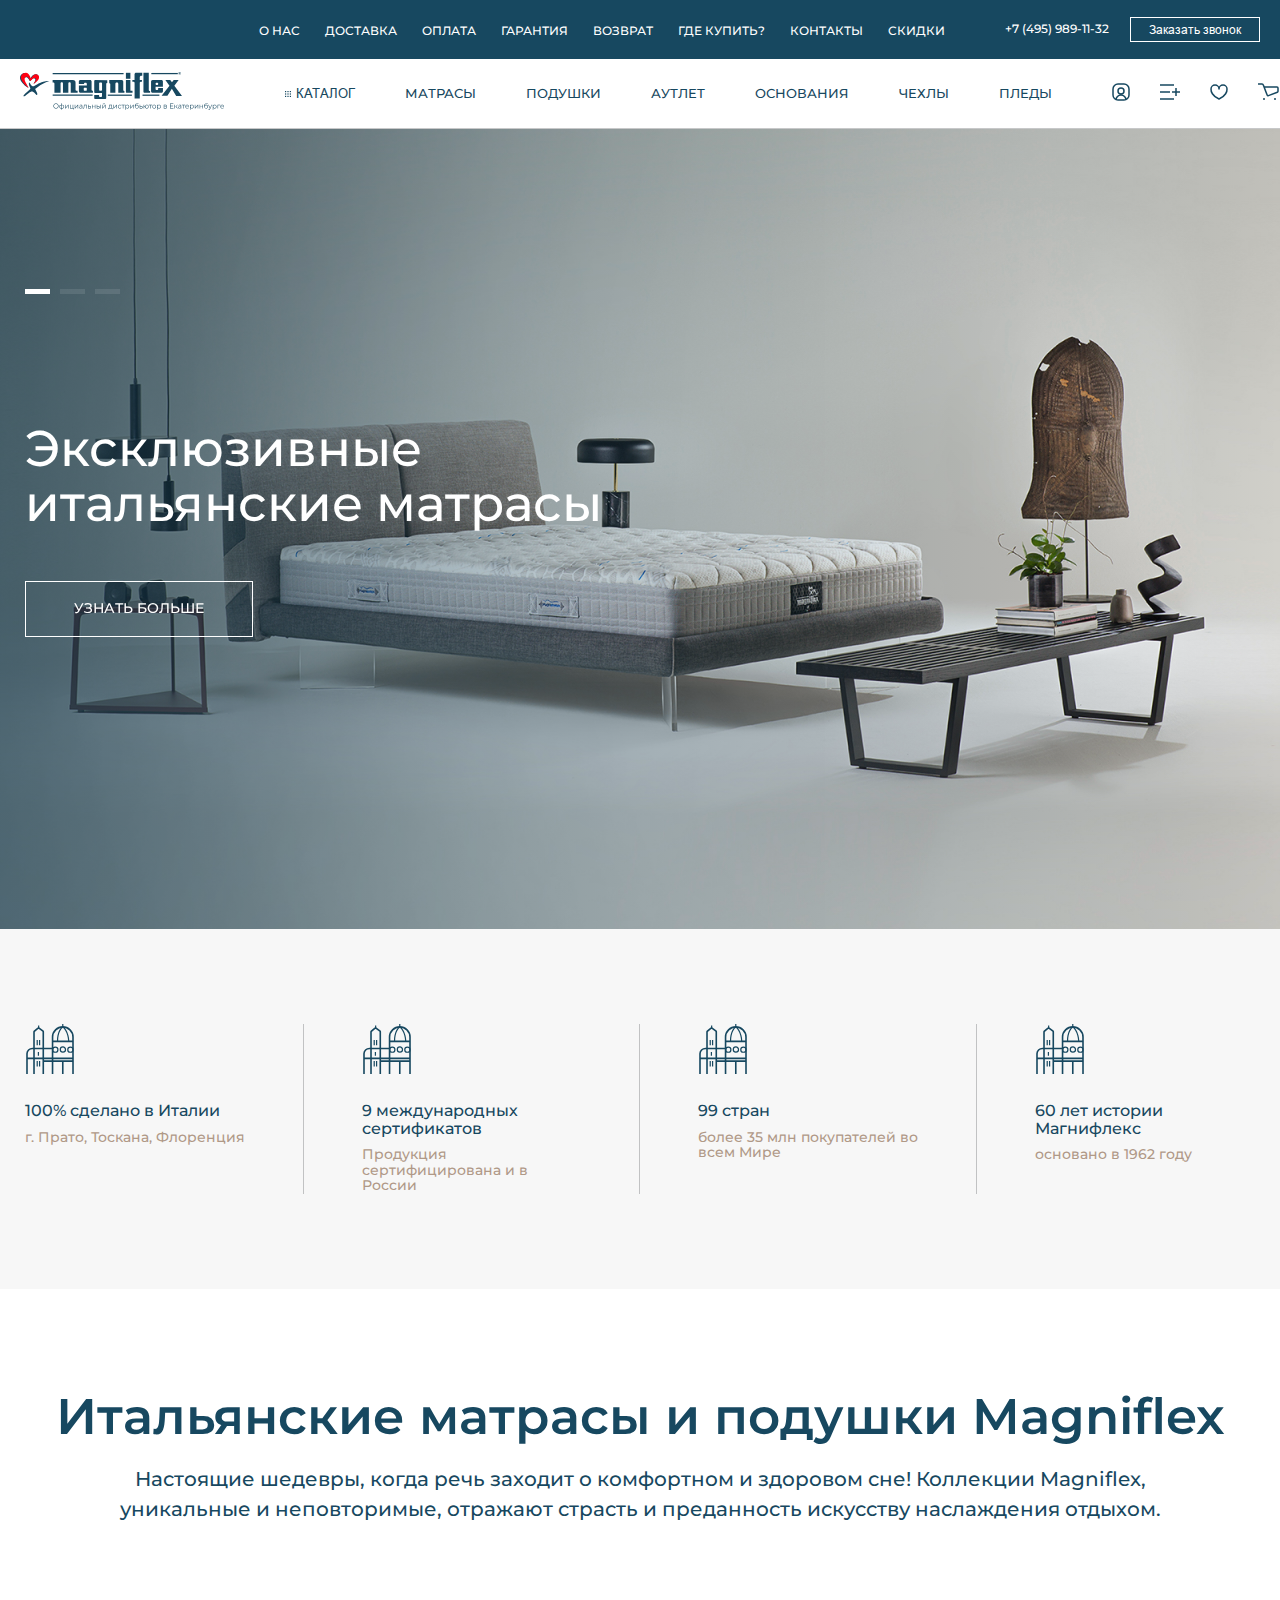
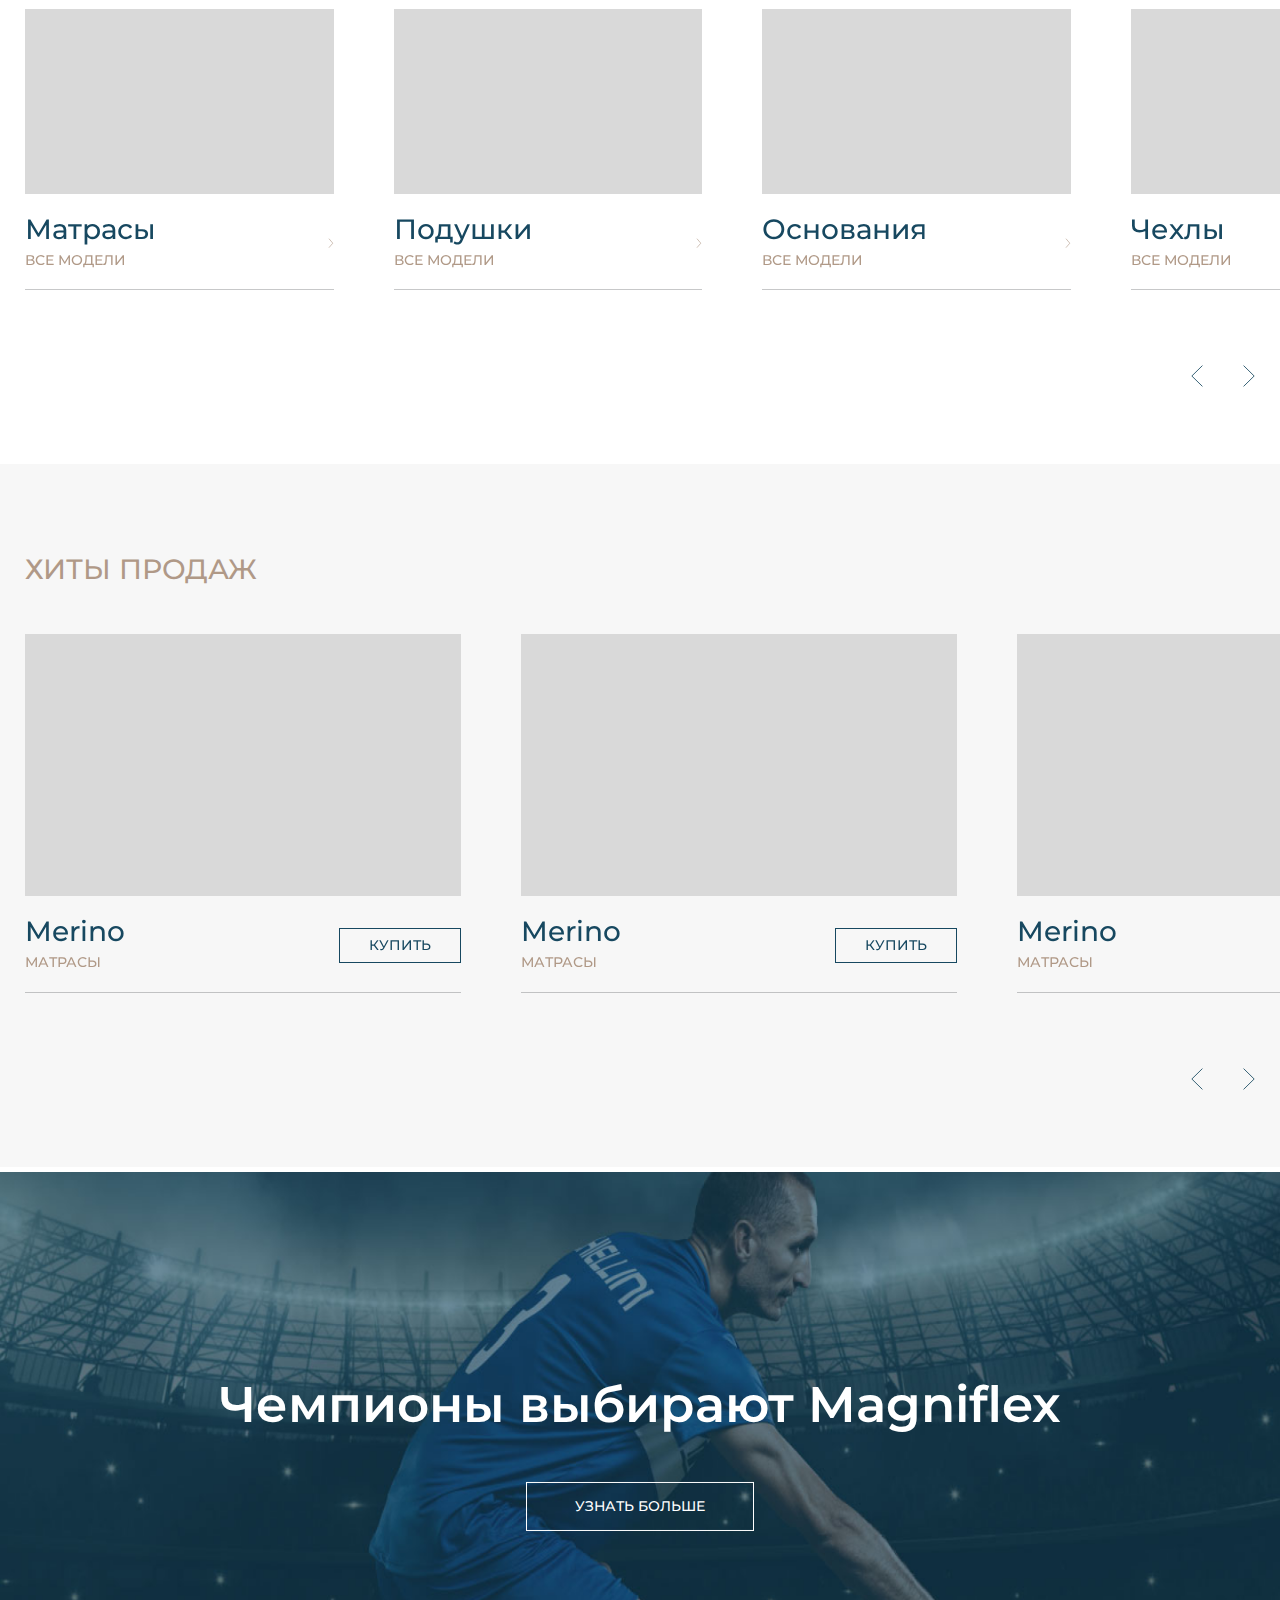
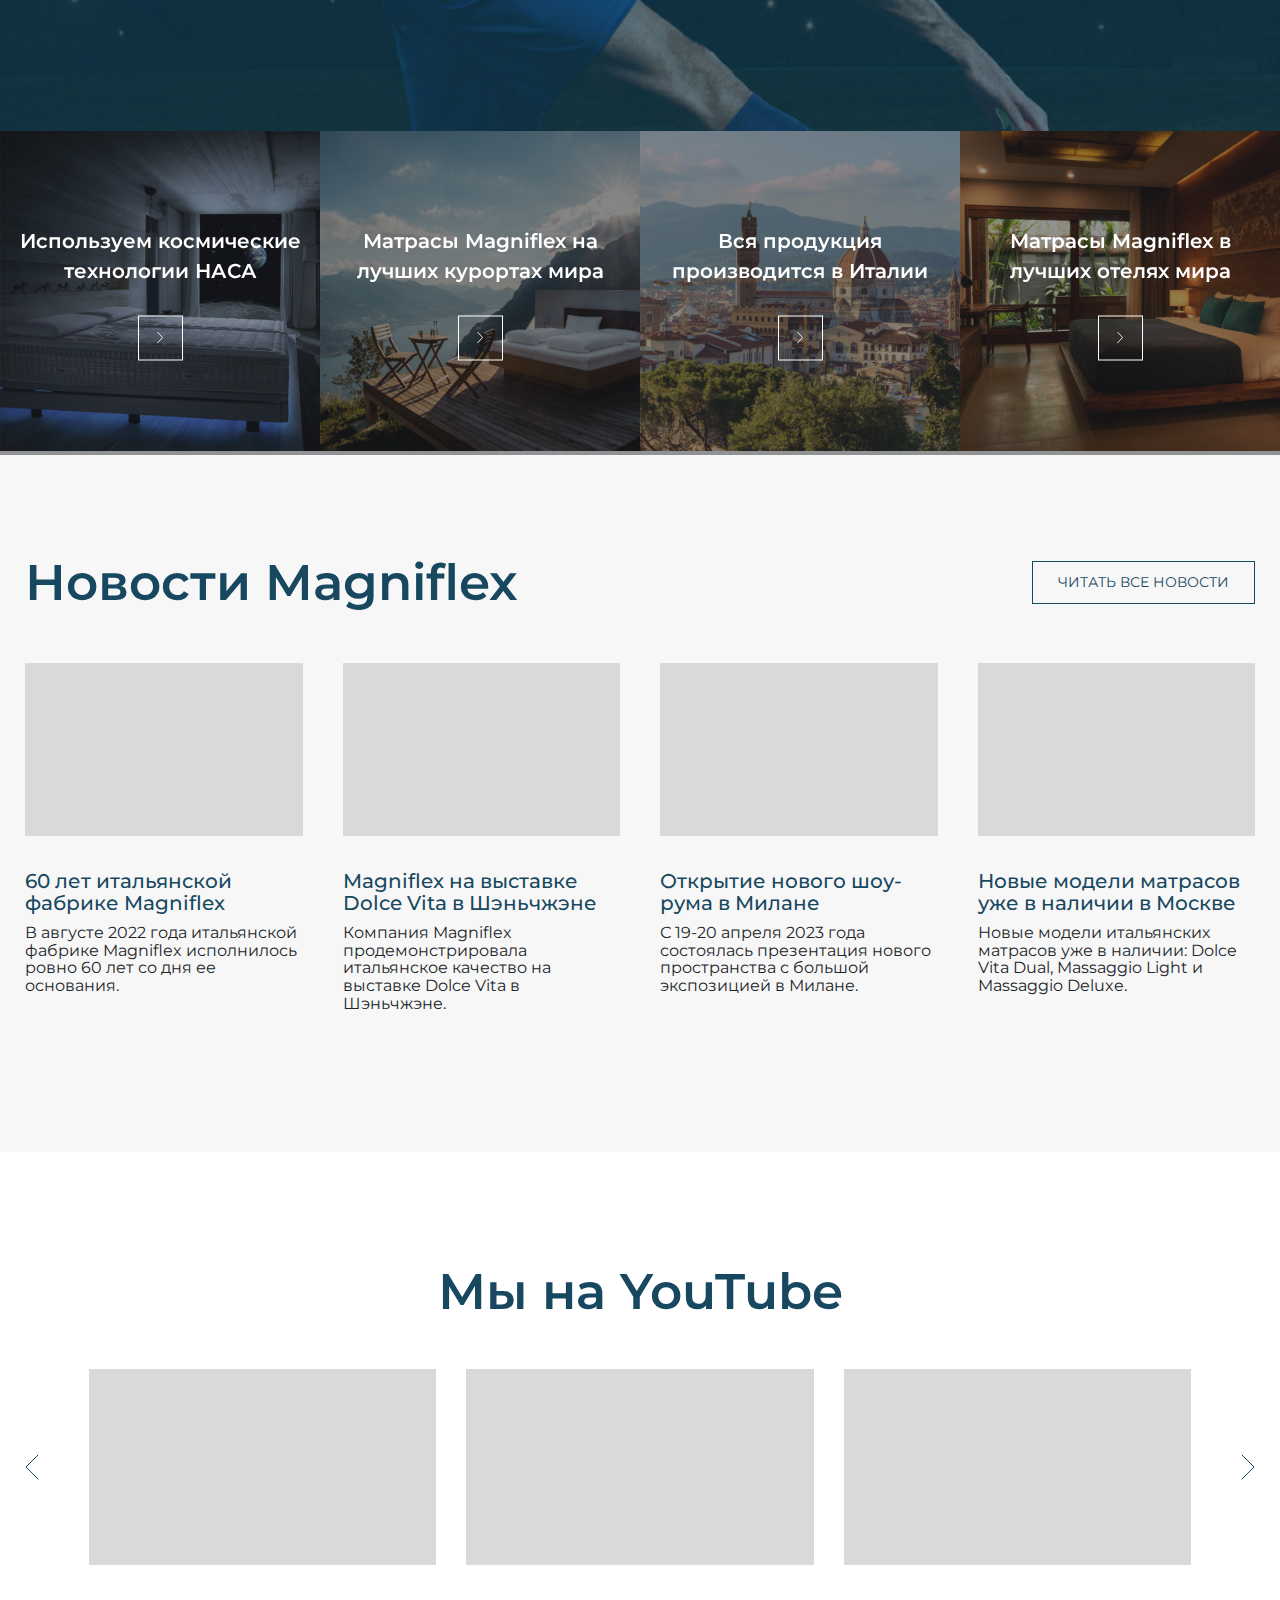
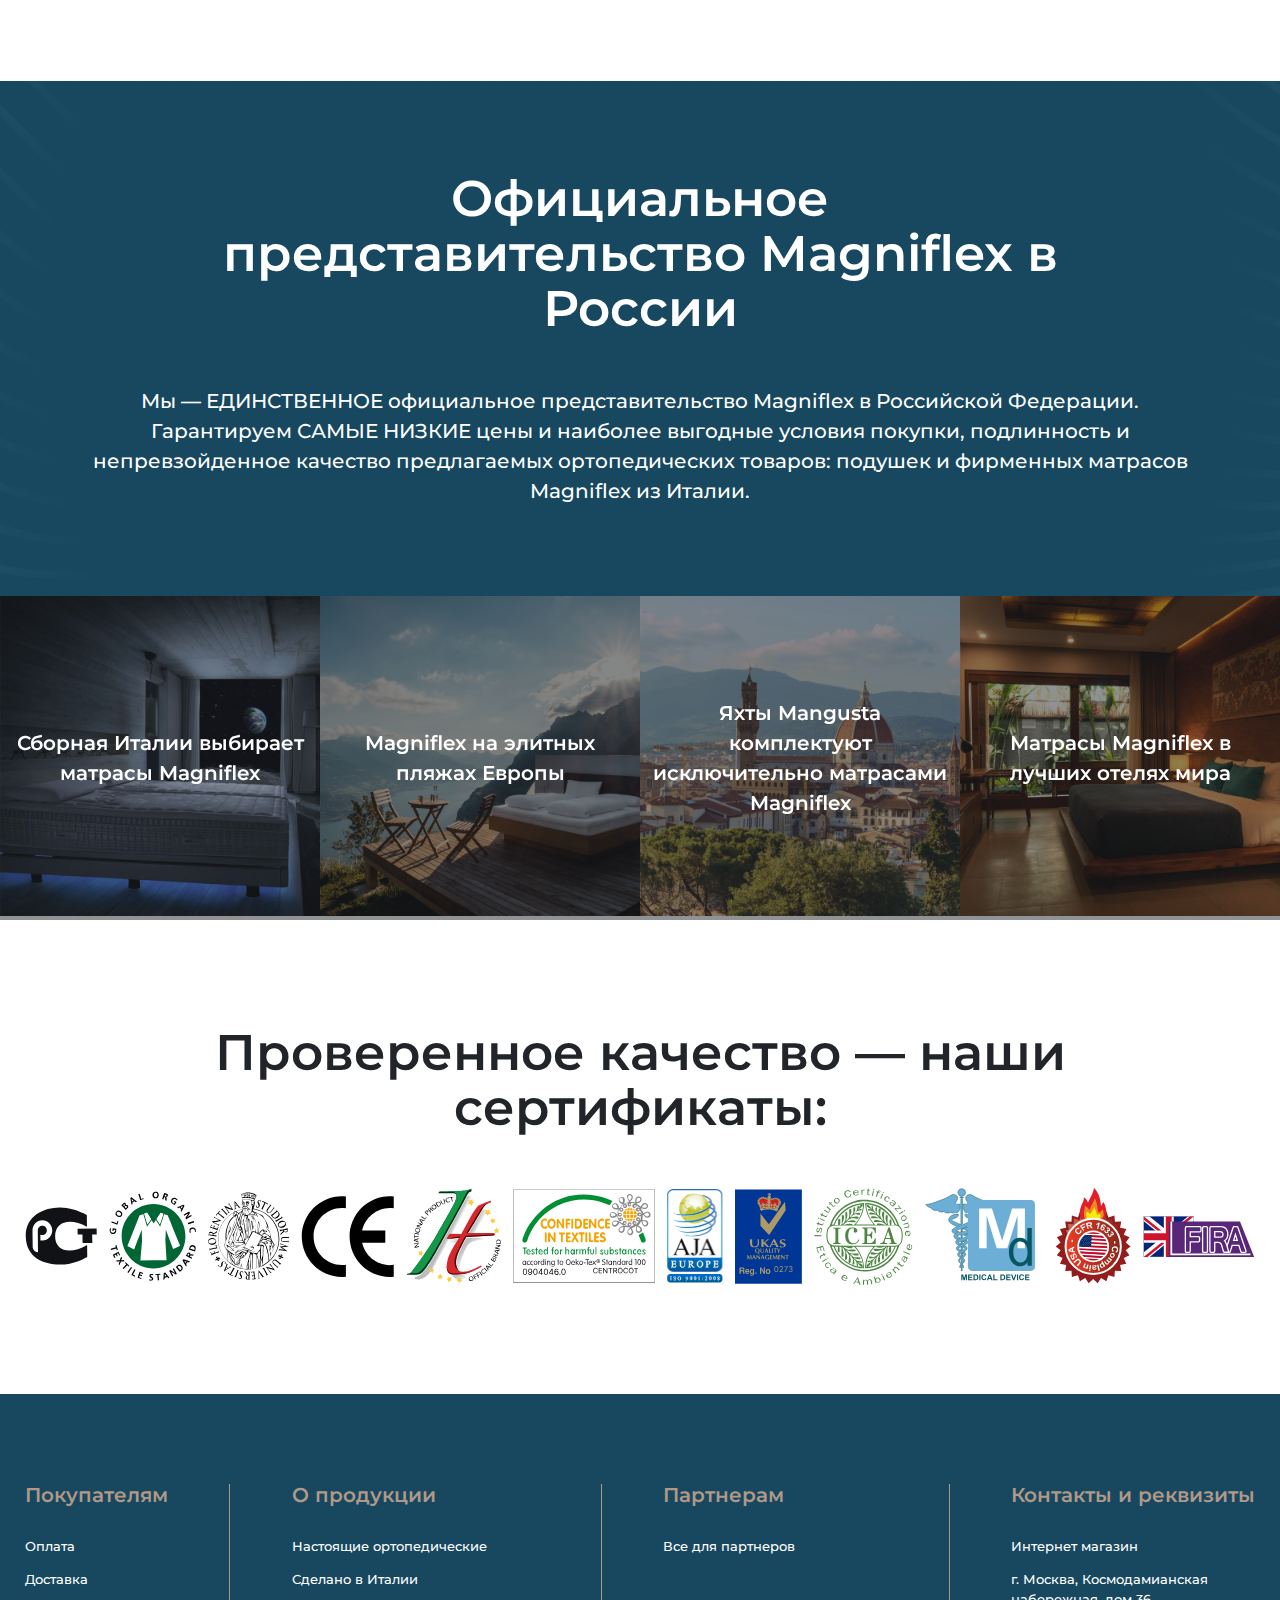
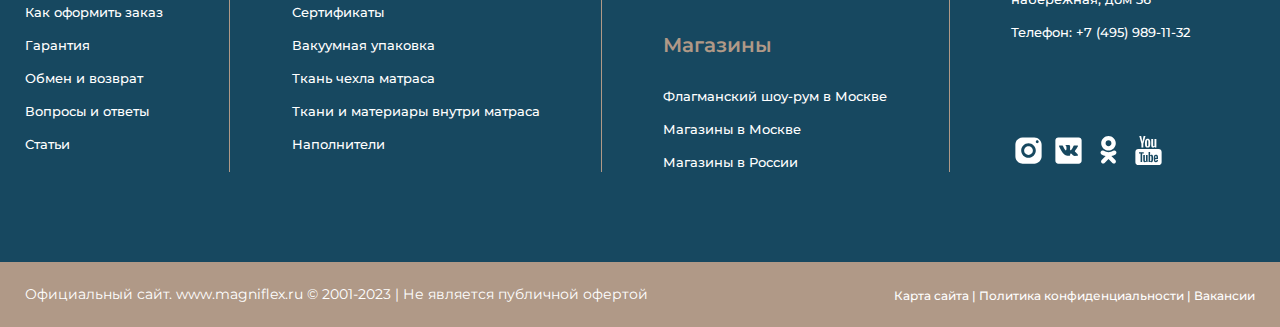
<file: index.html>
<!DOCTYPE html>
<html lang="ru">
<head>
    <meta charset="UTF-8">
    <meta name="viewport" content="width=device-width, initial-scale=1.0">
    <title>MAGNIFLEX</title>
    <!-- Swiper css -->
    <link rel="stylesheet" href="https://cdn.jsdelivr.net/npm/swiper@11/swiper-bundle.min.css" />
    <!-- css file -->
    <!-- fonts -->
    <link rel="stylesheet" href="./fonts/Arial/stylesheet.css">
    <link rel="stylesheet" href="./fonts/Inter/stylesheet.css">
    <link rel="stylesheet" href="./fonts/FuturaPT/stylesheet.css">
    <link rel="preconnect" href="https://fonts.googleapis.com">
    <link rel="preconnect" href="https://fonts.gstatic.com" crossorigin>
    <link href="https://fonts.googleapis.com/css2?family=Bebas+Neue&family=Montserrat:ital,wght@0,100..900;1,100..900&display=swap" rel="stylesheet">
    <!-- fonts -->
    <!-- css link -->
    <link rel="stylesheet" href="./css/style.css">
    <!-- css link -->
</head>
<body>
    <div class="wrapper">

        <!-- header -->
        <header class="header">
            <div class="header_top">
                <div class="main_header_container">
                    <ul class="header_top_link">
                        <li class="header_top_item">
                            <a href="#">
                                О нас
                            </a>
                        </li>
                        <li class="header_top_item">
                            <a href="#">
                                Доставка
                            </a>
                        </li>
                        <li class="header_top_item">
                            <a href="#">
                                Оплата
                            </a>
                        </li>
                        <li class="header_top_item">
                            <a href="#">
                                Гарантия
                            </a>
                        </li>
                        <li class="header_top_item">
                            <a href="#">
                                Возврат
                            </a>
                        </li>
                        <li class="header_top_item">
                            <a href="#">
                                Где купить?
                            </a>
                        </li>
                        <li class="header_top_item">
                            <a href="#">
                                Контакты
                            </a>
                        </li>
                        <li class="header_top_item">
                            <a href="#">
                                Скидки
                            </a>
                        </li>
                    </ul>
                    <div class="header_top_btn">
                        <a href="tel:+74959891132" class="header_top_phone">
                            +7 (495) 989-11-32
                        </a>
                        <button class="header_btn">
                            Заказать звонок
                        </button>
                    </div>
                </div>
            </div>
            <div class="header_bottom">
                <div class="main_header_container">
                    <a href="/" class="header_logo">
                        <img src="./images/logo/header_logo.svg" alt="">
                    </a>
                    <ul class="header_bottom_link">
                        <li class="header_bottom_item">
                            <button class="catalog_btn">
                                <svg width="6" height="6" viewBox="0 0 6 6" fill="none" xmlns="http://www.w3.org/2000/svg">
                                    <rect width="1.2" height="1.2" fill="#174860"/>
                                    <rect x="2.39999" width="1.2" height="1.2" fill="#174860"/>
                                    <rect x="4.79999" width="1.2" height="1.2" fill="#174860"/>
                                    <rect y="2.39999" width="1.2" height="1.2" fill="#174860"/>
                                    <rect y="4.8" width="1.2" height="1.2" fill="#174860"/>
                                    <rect x="2.39999" y="2.39999" width="1.2" height="1.2" fill="#174860"/>
                                    <rect x="2.39999" y="4.8" width="1.2" height="1.2" fill="#174860"/>
                                    <rect x="4.79999" y="2.39999" width="1.2" height="1.2" fill="#174860"/>
                                    <rect x="4.79999" y="4.8" width="1.2" height="1.2" fill="#174860"/>
                                </svg>
                                Каталог
                            </button>
                        </li>
                        <li class="header_bottom_item">
                            <a href="#">
                                Матрасы
                            </a>
                        </li>
                        <li class="header_bottom_item">
                            <a href="#">
                                Подушки
                            </a>
                        </li>
                        <li class="header_bottom_item">
                            <a href="#">
                                Аутлет
                            </a>
                        </li>
                        <li class="header_bottom_item">
                            <a href="#">
                                Основания
                            </a>
                        </li>
                        <li class="header_bottom_item hidden">
                            <a href="#">
                                Чехлы
                            </a>
                        </li>
                        <li class="header_bottom_item hidden">
                            <a href="#">
                                Пледы
                            </a>
                        </li>
                    </ul>
                    <div class="header_icons">
                        <a href="#">
                            <img src="./images/icons/user_icon.svg" alt="">
                        </a>
                        <a href="#">
                            <img src="./images/icons/catalog_2.svg" alt="">
                        </a>
                        <a href="#">
                            <img src="./images/icons/heart_icon.svg" alt="">
                        </a>
                        <a href="#">
                            <img src="./images/icons/shop_icon.svg" alt="">
                        </a>
                        <button class="burger_icon">
                            <img src="./images/icons/burger_icon.svg" alt="">
                        </button>
                    </div>
                </div>
            </div>
            <div class="catalog">
                <ul class="catalog_link">
                    <li class="catalog_item">
                        <a href="#">
                            <img src="./images/catalog1.png" alt="">
                            <span>
                                Матрасы
                            </span>
                        </a>
                    </li>
                    <li class="catalog_item center">
                        <a href="#">
                            <img src="./images/catalog2.png" alt="">
                            <span>
                                Подушки
                            </span>
                        </a>
                    </li>
                    <li class="catalog_item end">
                        <a href="#">
                            <img src="./images/catalog3.png" alt="">
                            <span>
                                Чехлы
                            </span>
                        </a>
                    </li>
                    <li class="catalog_item">
                        <a href="#">
                            <img src="./images/catalog4.png" alt="">
                            <span>
                                Основания
                            </span>
                        </a>
                    </li>
                    <li class="catalog_item center">
                        <a href="#">
                            <img src="./images/catalog5.png" alt="">
                            <span>
                                Пледы
                            </span>
                        </a>
                    </li>
                </ul>
            </div>
            <!-- media_menu -->
            <div class="media_menu">
                <ul class="media_menu_link">
                    <li class="media_menu_item">
                        <a href="#">
                            Матрасы
                        </a>
                    </li>
                    <li class="media_menu_item">
                        <a href="#">
                            Подушки
                        </a>
                    </li>
                    <li class="media_menu_item">
                        <a href="#">
                            Аутлет
                        </a>
                    </li>
                    <li class="media_menu_item">
                        <a href="#">
                            Основания
                        </a>
                    </li>
                    <li class="media_menu_item">
                        <a href="#">
                            Чехлы
                        </a>
                    </li>
                    <li class="media_menu_item">
                        <a href="#">
                            Пледы
                        </a>
                    </li>
                </ul>
                <div class="header_top_btn">
                    <a href="tel:+74959891132" class="header_top_phone">
                        +7 (495) 989-11-32
                    </a>
                    <button class="header_btn">
                        Заказать звонок
                    </button>
                </div>
            </div>
            <!-- media_menu -->
        </header>
        <!-- header -->


        <!-- main -->
        <main>
            <!-- home -->
            <section class="home">
                <div class="swiper homeSwiper">
                    <div class="swiper-wrapper">
                        <div class="swiper-slide">
                            <div class="home_slide">
                                <div class="background_linear"></div>
                                <img src="./images/home_img.png" alt="">
                                <div class="main_container">
                                    <h1>
                                        Эксклюзивные итальянские матрасы
                                    </h1>
                                    <a href="#">
                                        Узнать больше
                                    </a>
                                </div>
                            </div>
                        </div>
                        <div class="swiper-slide">
                            <div class="home_slide">
                                <div class="background_linear"></div>
                                <img src="./images/home_img.png" alt="">
                                <div class="main_container">
                                    <h1>
                                        Эксклюзивные итальянские матрасы
                                    </h1>
                                    <a href="#">
                                        Узнать больше
                                    </a>
                                </div>
                            </div>
                        </div>
                        <div class="swiper-slide">
                            <div class="home_slide">
                                <div class="background_linear"></div>
                                <img src="./images/home_img.png" alt="">
                                <div class="main_container">
                                    <h1>
                                        Эксклюзивные итальянские матрасы
                                    </h1>
                                    <a href="#">
                                        Узнать больше
                                    </a>
                                </div>
                            </div>
                        </div>
                    </div>
                    <div class="swiper-pagination"></div>
                </div>
            </section>
            <!-- home -->

            <!-- statistic -->
            <section class="statistic">
                <div class="main_container">
                    <div class="statistic_blocks">
                        <div class="statistic_block start_border">
                            <img src="./images/icons/statistic_icon.svg" alt="">
                            <h6>
                                100% сделано в Италии
                            </h6>
                            <p>
                                г. Прато, Тоскана, Флоренция
                            </p>
                        </div>
                        <div class="line"></div>
                        <div class="statistic_block two_border">
                            <img src="./images/icons/statistic_icon.svg" alt="">
                            <h6>
                                9 международных сертификатов
                            </h6>
                            <p>
                                Продукция сертифицирована и в России
                            </p>
                        </div>
                        <div class="line"></div>
                        <div class="statistic_block three_border">
                            <img src="./images/icons/statistic_icon.svg" alt="">
                            <h6>
                                99 стран
                            </h6>
                            <p>
                                более 35 млн покупателей во всем Мире
                            </p>
                        </div>
                        <div class="line"></div>
                        <div class="statistic_block end_border">
                            <img src="./images/icons/statistic_icon.svg" alt="">
                            <h6>
                                60 лет истории Магнифлекс
                            </h6>
                            <p>
                                основано в 1962 году
                            </p>
                        </div>
                    </div>
                </div>
            </section>
            <!-- statistic -->

            <!-- comfortable -->
            <section class="comfortable">
                <div class="main_container">
                    <h3 class="main_title">
                        Итальянские матрасы и подушки Magniflex
                    </h3>
                    <p>
                        Настоящие шедевры, когда речь заходит о комфортном и здоровом сне!
                        Коллекции Magniflex, уникальные и неповторимые, отражают страсть и преданность искусству наслаждения отдыхом.
                    </p>
                    <div class="swiper comfortableSwiper">
                        <div class="swiper-wrapper">
                            <div class="swiper-slide">
                                <div class="comfortable_card">
                                    <img src="./images/popular.png" alt="">
                                    <div class="comfortable_content">
                                        <div class="bestsellers_card_left">
                                            <h6>
                                                Матрасы
                                            </h6>
                                            <span>
                                                ВСЕ МОДЕЛИ
                                            </span>
                                        </div>
                                        <a href="#">
                                            <img src="./images/icons/link_icon.svg" alt="">
                                        </a>
                                    </div>
                                </div>

                            </div>
                            <div class="swiper-slide">
                                <div class="comfortable_card">
                                    <img src="./images/popular.png" alt="">
                                    <div class="comfortable_content">
                                        <div class="bestsellers_card_left">
                                            <h6>
                                                Подушки
                                            </h6>
                                            <span>
                                                ВСЕ МОДЕЛИ
                                            </span>
                                        </div>
                                        <a href="#">
                                            <img src="./images/icons/link_icon.svg" alt="">
                                        </a>
                                    </div>
                                </div>

                            </div>
                            <div class="swiper-slide">
                                <div class="comfortable_card">
                                    <img src="./images/popular.png" alt="">
                                    <div class="comfortable_content">
                                        <div class="bestsellers_card_left">
                                            <h6>
                                                Основания
                                            </h6>
                                            <span>
                                                ВСЕ МОДЕЛИ
                                            </span>
                                        </div>
                                        <a href="#">
                                            <img src="./images/icons/link_icon.svg" alt="">
                                        </a>
                                    </div>
                                </div>

                            </div>
                            <div class="swiper-slide">
                                <div class="comfortable_card">
                                    <img src="./images/popular.png" alt="">
                                    <div class="comfortable_content">
                                        <div class="bestsellers_card_left">
                                            <h6>
                                                Чехлы
                                            </h6>
                                            <span>
                                                ВСЕ МОДЕЛИ
                                            </span>
                                        </div>
                                        <a href="#">
                                            <img src="./images/icons/link_icon.svg" alt="">
                                        </a>
                                    </div>
                                </div>

                            </div>
                            <div class="swiper-slide">
                                <div class="comfortable_card">
                                    <img src="./images/popular.png" alt="">
                                    <div class="comfortable_content">
                                        <div class="bestsellers_card_left">
                                            <h6>
                                                Пледы
                                            </h6>
                                            <span>
                                                ВСЕ МОДЕЛИ
                                            </span>
                                        </div>
                                        <a href="#">
                                            <img src="./images/icons/link_icon.svg" alt="">
                                        </a>
                                    </div>
                                </div>

                            </div>
                        </div>
                    </div>
                    <div class="bestsellers_btns">
                        <button class="bestsellersSwiper-button-prev">
                            <img src="./images/icons/youtubeslider_icon_left.svg" alt="">
                        </button>
                        <button class="bestsellersSwiper-button-next">
                            <img src="./images/icons/youtubeslider_icon.svg" alt="">
                        </button>
                    </div>
                </div>

            </section>
            <!-- comfortable -->

            <!-- bestsellers -->
            <section class="bestsellers">
                <div class="main_container">
                    <h3>
                        ХИТЫ ПРОДАЖ
                    </h3>
                    <div class="swiper bestsellersSwiper">
                        <div class="swiper-wrapper">
                            <div class="swiper-slide">
                                <div class="bestsellers_card">
                                    <img src="./images/popular.png" alt="">
                                    <div class="bestsellers_content">
                                        <div class="bestsellers_card_left">
                                            <h6>
                                                Merino
                                            </h6>
                                            <span>
                                                МАТРАСЫ
                                            </span>
                                        </div>
                                        <a href="#">
                                            Купить
                                        </a>
                                    </div>
                                </div>

                            </div>
                            <div class="swiper-slide">
                                <div class="bestsellers_card">
                                    <img src="./images/popular.png" alt="">
                                    <div class="bestsellers_content">
                                        <div class="bestsellers_card_left">
                                            <h6>
                                                Merino
                                            </h6>
                                            <span>
                                                МАТРАСЫ
                                            </span>
                                        </div>
                                        <a href="#">
                                            Купить
                                        </a>
                                    </div>
                                </div>

                            </div>
                            <div class="swiper-slide">
                                <div class="bestsellers_card">
                                    <img src="./images/popular.png" alt="">
                                    <div class="bestsellers_content">
                                        <div class="bestsellers_card_left">
                                            <h6>
                                                Merino
                                            </h6>
                                            <span>
                                                МАТРАСЫ
                                            </span>
                                        </div>
                                        <a href="#">
                                            Купить
                                        </a>
                                    </div>
                                </div>

                            </div>
                            <div class="swiper-slide">
                                <div class="bestsellers_card">
                                    <img src="./images/popular.png" alt="">
                                    <div class="bestsellers_content">
                                        <div class="bestsellers_card_left">
                                            <h6>
                                                Merino
                                            </h6>
                                            <span>
                                                МАТРАСЫ
                                            </span>
                                        </div>
                                        <a href="#">
                                            Купить
                                        </a>
                                    </div>
                                </div>

                            </div>
                        </div>
                    </div>
                    <div class="bestsellers_btns">
                        <button class="bestsellers-button-prev">
                            <img src="./images/icons/youtubeslider_icon_left.svg" alt="">
                        </button>
                        <button class="bestsellers-button-next">
                            <img src="./images/icons/youtubeslider_icon.svg" alt="">
                        </button>
                    </div>
                </div>

            </section>
            <!-- bestsellers -->

            <!-- chempion -->
            <section class="chempion">
                <div class="chempion_img">
                    <div class="chempion_text">
                        <h3 class="main_title">
                            Чемпионы выбирают Magniflex
                        </h3>
                        <a href="#">
                            Узнать больше
                        </a>
                    </div>
                    <img src="./images/chempion_img.png" alt="">
                </div>
                <div class="swiper officeSwiper">
                    <div class="swiper-wrapper">
                        <div class="swiper-slide">
                            <div class="office_block">
                                <div class="background_linear"></div>
                                <img src="./images/office1.png" alt="">
                                <div class="slider_text">
                                    <h5>
                                        Используем космические
                                        технологии НАСА
                                    </h5>
                                    <a class="slider_btn" href="#">
                                        <img src="./images/icons/slider_link.svg" alt="">
                                    </a>
                                </div>
                            </div>
                        </div>
                        <div class="swiper-slide">
                            <div class="office_block">
                                <div class="background_linear"></div>
                                <img src="./images/office2.png" alt="">
                                <div class="slider_text">
                                    <h5>
                                        Матрасы Magniflex
                                        на лучших курортах мира
                                    </h5>
                                    <a class="slider_btn" href="#">
                                        <img src="./images/icons/slider_link.svg" alt="">
                                    </a>
                                </div>
                            </div>
                        </div>
                        <div class="swiper-slide">
                            <div class="office_block">
                                <div class="background_linear"></div>
                                <img src="./images/office3.png" alt="">
                                <div class="slider_text">
                                    <h5>
                                        Вся продукция
                                        производится в Италии
                                    </h5>
                                    <a class="slider_btn" href="#">
                                        <img src="./images/icons/slider_link.svg" alt="">
                                    </a>
                                </div>
                            </div>
                        </div>
                        <div class="swiper-slide">
                            <div class="office_block">
                                <div class="background_linear"></div>
                                <img src="./images/office4.png" alt="">
                                <div class="slider_text">
                                    <h5>
                                        Матрасы Magniflex
                                        в лучших отелях мира
                                    </h5>
                                    <a class="slider_btn" href="#">
                                        <img src="./images/icons/slider_link.svg" alt="">
                                    </a>
                                </div>
                            </div>
                        </div>
                    </div>
                </div>
            </section>
            <!-- chempion -->

            <!-- news -->
            <section class="news">
                <div class="main_container">
                    <div class="news_title">
                        <h3 class="main_title">
                            Новости Magniflex
                        </h3>
                        <a href="#">
                            Читать все новости
                        </a>
                    </div>
                    <div class="news_in">
                        <a href="#" class="news_card">
                            <img src="./images/news.png" alt="">
                            <h6>
                                60 лет итальянской фабрике Magniflex
                            </h6>
                            <p>
                                В августе 2022 года итальянской фабрике Magniflex исполнилось ровно 60 лет со дня ее основания.
                            </p>
                        </a>
                        <a href="#" class="news_card">
                            <img src="./images/news.png" alt="">
                            <h6>
                                Magniflex на выставке Dolce Vita в Шэньчжэне
                            </h6>
                            <p>
                                Компания Magniflex продемонстрировала итальянское качество на выставке Dolce Vita в Шэньчжэне.
                            </p>
                        </a>
                        <a href="#" class="news_card">
                            <img src="./images/news.png" alt="">
                            <h6>
                                Открытие нового шоу-рума в Милане
                            </h6>
                            <p>
                                С 19-20 апреля 2023 года состоялась презентация нового пространства с большой экспозицией в Милане.
                            </p>
                        </a>
                        <a href="#" class="news_card">
                            <img src="./images/news.png" alt="">
                            <h6>
                                Новые модели матрасов уже в наличии в Москве
                            </h6>
                            <p>
                                Новые модели итальянских матрасов уже в наличии: Dolce Vita Dual, Massaggio Light и Massaggio Deluxe.
                            </p>
                        </a>

                        <div class="news_more_in">
                            <a href="#" class="news_more">
                                Читать все новости
                                <img src="./images/icons/more_icon.svg" alt="">
                            </a>
                        </div>
                    </div>
                </div>
            </section>
            <!-- news -->

            <!-- youtube -->
            <section class="youtube">
                <h3 class="main_title">
                    Мы на YouTube
                </h3>
                <div class="main_container">
                    <div class="youtube_slider">
                        <button class="youtube-button-prev slider_btn">
                            <img src="./images/icons/youtubeslider_icon_left.svg" alt="">
                        </button>
                        <div class="swiper youtubeSwiper">
                            <div class="swiper-wrapper">
                                <div class="swiper-slide">
                                    <img src="./images/youtube_slider.png" alt="">
                                </div>
                                <div class="swiper-slide">
                                    <img src="./images/youtube_slider.png" alt="">
                                </div>
                                <div class="swiper-slide">
                                    <img src="./images/youtube_slider.png" alt="">
                                </div>
                                <div class="swiper-slide">
                                    <img src="./images/youtube_slider.png" alt="">
                                </div>
                            </div>
                        </div>
                        <button class="youtube-button-next slider_btn">
                            <img src="./images/icons/youtubeslider_icon.svg" alt="">
                        </button>
                        <div class="slider_btns">
                            <button class="youtube-button-prev">
                                <img src="./images/icons/youtubeslider_icon_left.svg" alt="">
                            </button>
                            <button class="youtube-button-next">
                                <img src="./images/icons/youtubeslider_icon.svg" alt="">
                            </button>
                        </div>
                    </div>
                </div>
            </section>
            <!-- youtube -->

            <!-- office -->
            <div class="office">
                <div class="office_title">
                    <div class="main_container">
                        <h3 class="main_title">
                            Официальное представительство Magniflex в России
                        </h3>
                        <p>
                            Мы — ЕДИНСТВЕННОЕ официальное представительство Magniflex в Российской Федерации. Гарантируем САМЫЕ НИЗКИЕ цены и наиболее выгодные условия покупки, подлинность и непревзойденное качество предлагаемых ортопедических товаров: подушек и фирменных матрасов Magniflex из Италии.
                        </p>
                    </div>
                </div>
                <div class="swiper officeSwiper">
                    <div class="swiper-wrapper">
                        <div class="swiper-slide">
                            <a class="office_block" href="#">
                                <div class="background_linear"></div>
                                <img src="./images/office1.png" alt="">
                                <h6>
                                    Сборная Италии выбирает матрасы Magniflex
                                </h6>
                            </a>
                        </div>
                        <div class="swiper-slide">
                            <a class="office_block" href="#">
                                <div class="background_linear"></div>
                                <img src="./images/office2.png" alt="">
                                <h6>
                                    Magniflex на элитных пляжах Европы
                                </h6>
                            </a>
                        </div>
                        <div class="swiper-slide">
                            <a class="office_block" href="#">
                                <div class="background_linear"></div>
                                <img src="./images/office3.png" alt="">
                                <h6>
                                    Яхты Mangusta комплектуют исключительно матрасами Magniflex
                                </h6>
                            </a>
                        </div>
                        <div class="swiper-slide">
                            <a class="office_block" href="#">
                                <div class="background_linear"></div>
                                <img src="./images/office4.png" alt="">
                                <h6>
                                    Матрасы Magniflex в лучших отелях мира
                                </h6>
                            </a>
                        </div>
                        <div class="swiper-slide">
                            <a class="office_block" href="#">
                                <div class="background_linear"></div>
                                <img src="./images/office4.png" alt="">
                                <h6>
                                    Матрасы Magniflex в лучших отелях мира
                                </h6>
                            </a>
                        </div>
                    </div>
                </div>
            </div>
            <!-- office -->

            <!-- partner -->
            <section class="partner">
                <div class="main_container">
                    <h3 class="main_title">
                        Проверенное качество — наши сертификаты:
                    </h3>
                    <div class="partner_logo">
                        <div class="top_logo">
                            <a href="#">
                                <img src="./images/logo/partner1.svg" alt="">
                            </a>
                            <a href="#">
                                <img src="./images/logo/partner2.svg" alt="">
                            </a>
                            <a href="#">
                                <img src="./images/logo/partner3.svg" alt="">
                            </a>
                            <a href="#">
                                <img src="./images/logo/partner4.svg" alt="">
                            </a>
                            <a href="#">
                                <img src="./images/logo/partner5.svg" alt="">
                            </a>
                            <a href="#">
                                <img src="./images/logo/partner6.svg" alt="">
                            </a>
                        </div>
                        <div class="bottom_logo">
                            <a href="#">
                                <img src="./images/logo/partner7.svg" alt="">
                            </a>
                            <a href="#">
                                <img src="./images/logo/partner8.svg" alt="">
                            </a>
                            <a href="#">
                                <img src="./images/logo/partner9.svg" alt="">
                            </a>
                            <a href="#">
                                <img src="./images/logo/partner10.svg" alt="">
                            </a>
                            <a href="#">
                                <img src="./images/logo/partner11.svg" alt="">
                            </a>
                            <a href="#">
                                <img src="./images/logo/partner12.svg" alt="">
                            </a>
                        </div>
                    </div>
                </div>
            </section>
            <!-- partner -->
        </main>
        <!-- main -->

        <!-- footer -->
        <footer class="footer">
            <div class="footer_top">
                <div class="main_container">
                    <div class="footer_block">
                        <h6>
                            Покупателям
                        </h6>
                        <div class="footer_links">
                            <ul class="footer_link">
                                <li class="footer_item">
                                    <a href="#">
                                        Оплата
                                    </a>
                                </li>
                                <li class="footer_item">
                                    <a href="#">
                                        Доставка
                                    </a>
                                </li>
                                <li class="footer_item">
                                    <a href="#">
                                        Как оформить заказ
                                    </a>
                                </li>
                                <li class="footer_item">
                                    <a href="#">
                                        Гарантия
                                    </a>
                                </li>
                            </ul>
                            <ul class="footer_link">
                                <li class="footer_item">
                                    <a href="#">
                                        Обмен и возврат
                                    </a>
                                </li>
                                <li class="footer_item">
                                    <a href="#">
                                        Вопросы и ответы
                                    </a>
                                </li>
                                <li class="footer_item">
                                    <a href="#">
                                        Статьи
                                    </a>
                                </li>
                            </ul>
                        </div>
                    </div>
                    <div class="footer_line"></div>
                    <div class="footer_block">
                        <h6>
                            О продукции
                        </h6>
                        <div class="footer_links">
                            <ul class="footer_link">
                                <li class="footer_item">
                                    <a href="#">
                                        Настоящие ортопедические
                                    </a>
                                </li>
                                <li class="footer_item">
                                    <a href="#">
                                        Сделано в Италии
                                    </a>
                                </li>
                                <li class="footer_item">
                                    <a href="#">
                                        Сертификаты
                                    </a>
                                </li>
                                <li class="footer_item">
                                    <a href="#">
                                        Вакуумная упаковка
                                    </a>
                                </li>
                            </ul>
                            <ul class="footer_link">
                                <li class="footer_item">
                                    <a href="#">
                                        Ткань чехла матраса
                                    </a>
                                </li>
                                <li class="footer_item">
                                    <a href="#">
                                        Ткани и материары внутри матраса
                                    </a>
                                </li>
                                <li class="footer_item">
                                    <a href="#">
                                        Наполнители
                                    </a>
                                </li>
                            </ul>
                        </div>
                    </div>
                    <div class="footer_line"></div>
                    <div class="footer_links_two">
                        <div class="footer_block">
                            <h6>
                                Партнерам
                            </h6>
                            <ul class="footer_link">
                                <li class="footer_item">
                                    <a href="#">
                                        Все для партнеров
                                    </a>
                                </li>
                            </ul>
                        </div>
                        <div class="footer_block">
                            <h6>
                                Магазины
                            </h6>
                            <ul class="footer_link">
                                <li class="footer_item">
                                    <a href="#">
                                        Флагманский шоу-рум в Москве
                                    </a>
                                </li>
                                <li class="footer_item">
                                    <a href="#">
                                        Магазины в Москве
                                    </a>
                                </li>
                                <li class="footer_item">
                                    <a href="#">
                                        Магазины в России
                                    </a>
                                </li>
                            </ul>
                        </div>
                    </div>
                    <div class="footer_line"></div>
                    <div class="footer_links_two">
                        <div class="footer_block">
                            <h6>
                                Контакты и реквизиты
                            </h6>
                            <ul class="footer_link">
                                <li class="footer_item">
                                    <a href="#">
                                        Интернет магазин
                                    </a>
                                </li>
                                <li class="footer_item">
                                    <a href="#">
                                        г. Москва, Космодамианская<br> набережная, дом 36
                                    </a>
                                </li>
                                <li class="footer_item">
                                    <a href="tel:+74959891132">
                                        Телефон: +7 (495) 989-11-32
                                    </a>
                                </li>
                            </ul>
                        </div>
                        <div class="footer_social">
                            <a href="#">
                                <img src="./images/icons/instagram_icon.svg" alt="">
                            </a>
                            <a href="#">
                                <img src="./images/icons/vk_icon.svg" alt="">
                            </a>
                            <a href="#">
                                <img src="./images/icons/Odnoklassniki_icon.svg" alt="">
                            </a>
                            <a href="#">
                                <img src="./images/icons/YouTube_icon.svg" alt="">
                            </a>
                        </div>
                    </div>
                </div>
            </div>
            <div class="footer_bottom">
                <div class="main_container">
                    <p>
                        Официальный сайт. <a href="www.magniflex.ru">www.magniflex.ru</a> © 2001-2023 | Не является публичной офертой
                    </p>
                    <ul>
                        <li>
                            <a href="#">
                                Карта сайта
                            </a>
                        </li>
                        <li>
                            <span>
                                |
                            </span>
                        </li>
                        <li>
                            <a href="#">
                                Политика конфиденциальности
                            </a>
                        </li>
                        <li>
                            <span>
                                |
                            </span>
                        </li>
                        <li>
                            <a href="#">
                                Вакансии
                            </a>
                        </li>
                    </ul>
                </div>
            </div>
        </footer>
        <!-- footer -->
    </div>

    <!-- Swiper js -->
    <script src="https://cdn.jsdelivr.net/npm/swiper@11/swiper-bundle.min.js"></script>
    <!-- Swiper js -->
    <!-- js file -->
    <script src="./js/main.js"></script>
    <!-- js file -->
</body>
</html>
</file>
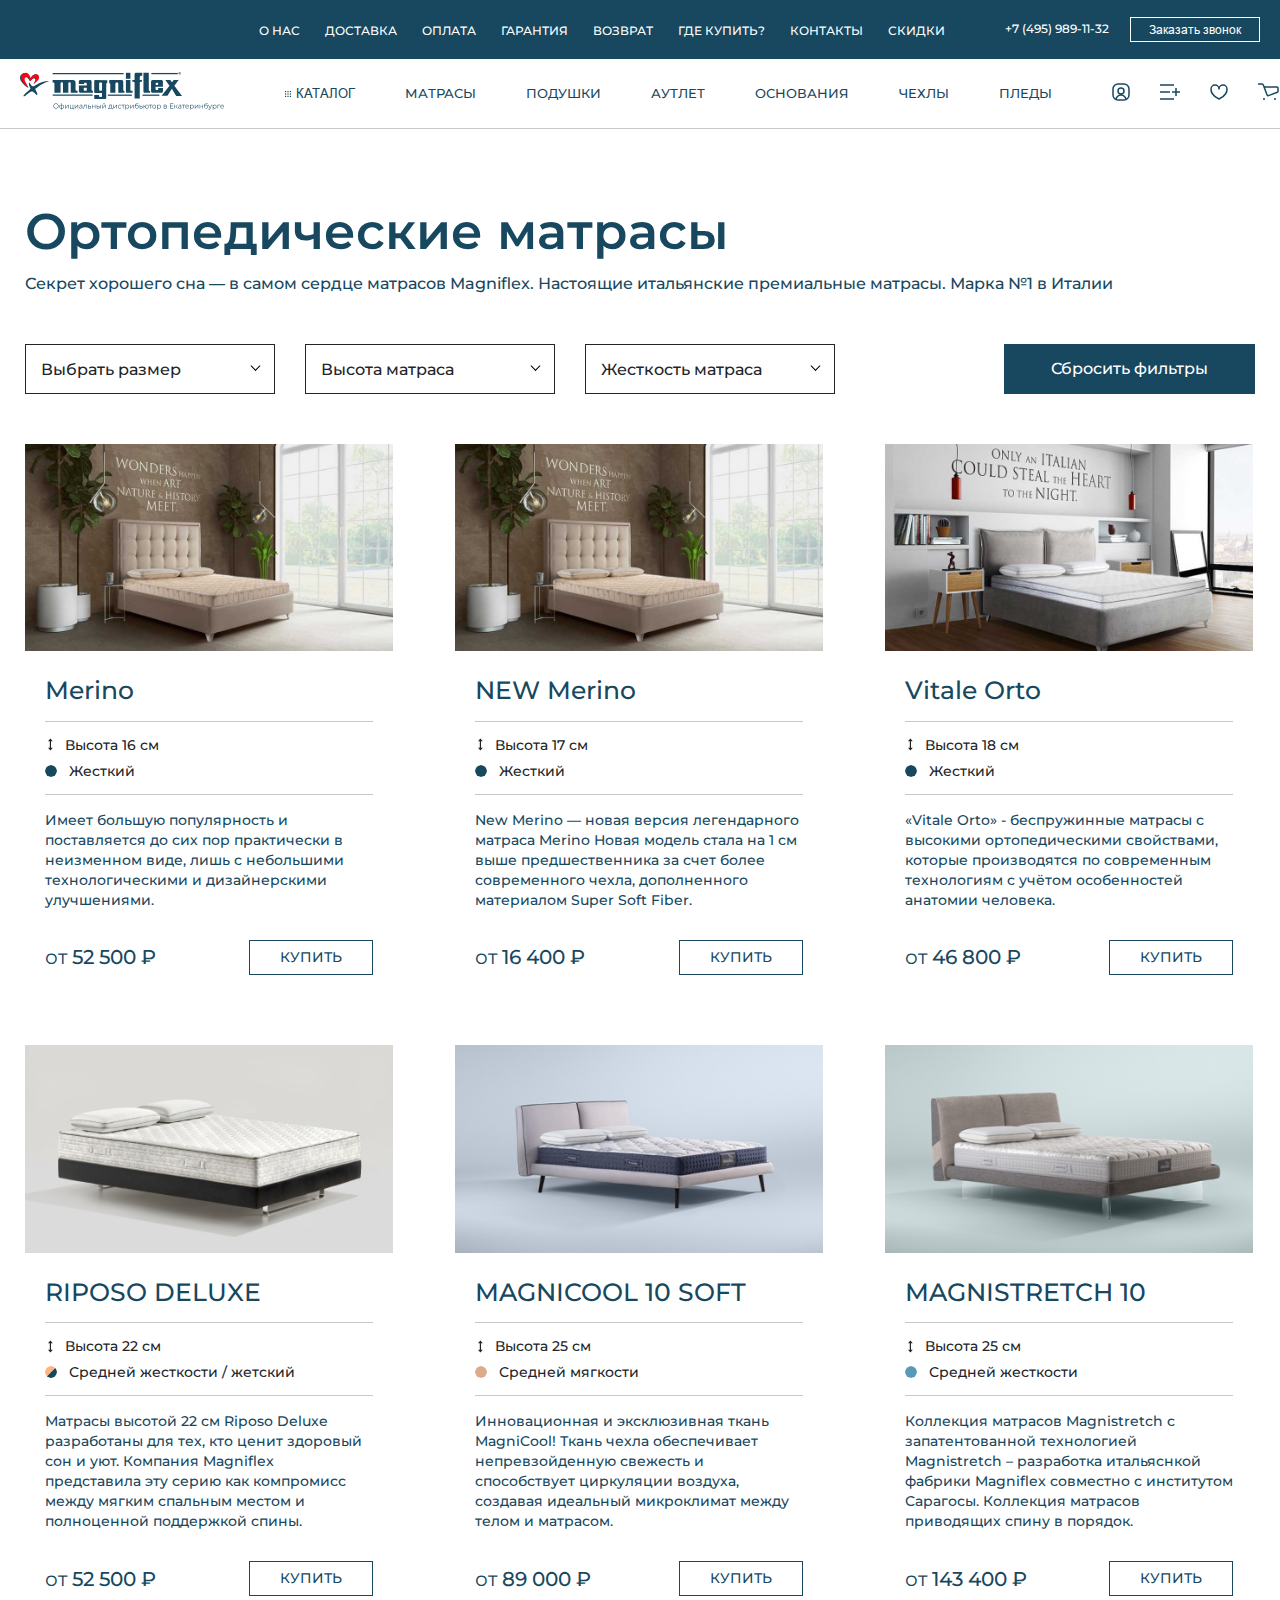
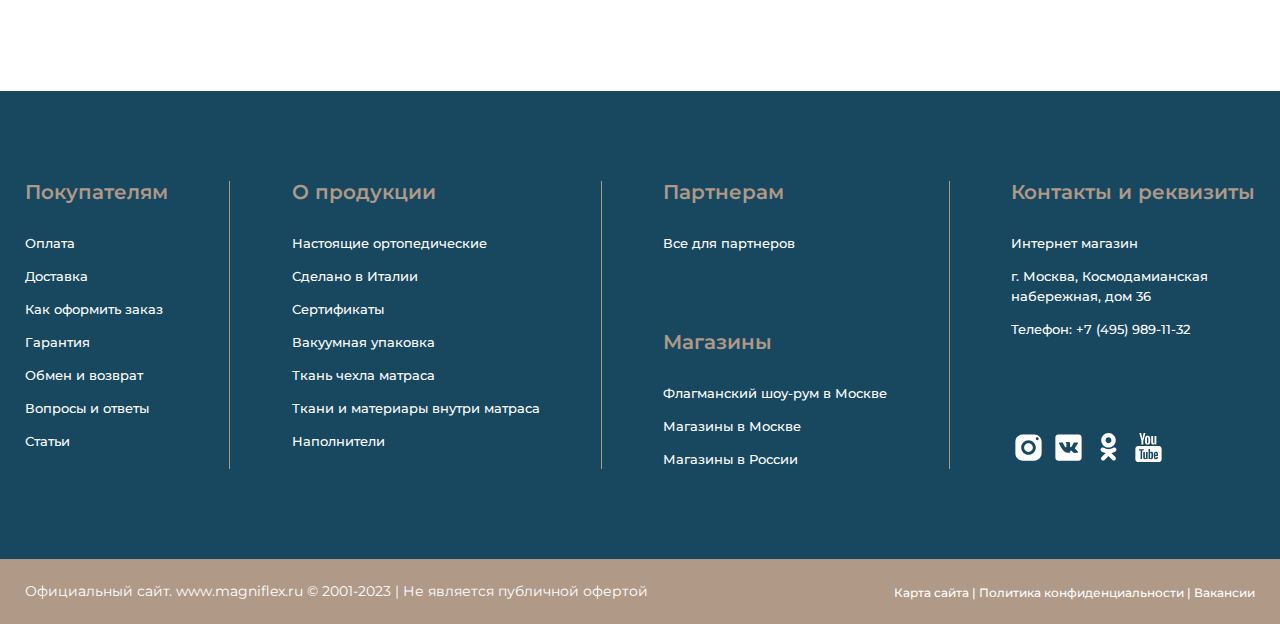
<file: catalog.html>
<!DOCTYPE html>
<html lang="ru">
<head>
    <meta charset="UTF-8">
    <meta name="viewport" content="width=device-width, initial-scale=1.0">
    <title>MAGNIFLEX</title>
    <!-- Swiper css -->
    <link rel="stylesheet" href="https://cdn.jsdelivr.net/npm/swiper@11/swiper-bundle.min.css" />
    <!-- css file -->
    <!-- fonts -->
    <link rel="stylesheet" href="./fonts/Arial/stylesheet.css">
    <link rel="stylesheet" href="./fonts/Inter/stylesheet.css">
    <link rel="stylesheet" href="./fonts/FuturaPT/stylesheet.css">
    <link rel="preconnect" href="https://fonts.googleapis.com">
    <link rel="preconnect" href="https://fonts.gstatic.com" crossorigin>
    <link href="https://fonts.googleapis.com/css2?family=Bebas+Neue&family=Montserrat:ital,wght@0,100..900;1,100..900&display=swap" rel="stylesheet">
    <!-- fonts -->
    <!-- css link -->
    <link rel="stylesheet" href="./css/style.css">
    <!-- css link -->
</head>
<body>
    <div class="">

        <!-- header -->
        <header class="header">
            <div class="header_top">
                <div class="main_header_container">
                    <ul class="header_top_link">
                        <li class="header_top_item">
                            <a href="#">
                                О нас
                            </a>
                        </li>
                        <li class="header_top_item">
                            <a href="#">
                                Доставка
                            </a>
                        </li>
                        <li class="header_top_item">
                            <a href="#">
                                Оплата
                            </a>
                        </li>
                        <li class="header_top_item">
                            <a href="#">
                                Гарантия
                            </a>
                        </li>
                        <li class="header_top_item">
                            <a href="#">
                                Возврат
                            </a>
                        </li>
                        <li class="header_top_item">
                            <a href="#">
                                Где купить?
                            </a>
                        </li>
                        <li class="header_top_item">
                            <a href="#">
                                Контакты
                            </a>
                        </li>
                        <li class="header_top_item">
                            <a href="#">
                                Скидки
                            </a>
                        </li>
                    </ul>
                    <div class="header_top_btn">
                        <a href="tel:+74959891132" class="header_top_phone">
                            +7 (495) 989-11-32
                        </a>
                        <button class="header_btn">
                            Заказать звонок
                        </button>
                    </div>
                </div>
            </div>
            <div class="header_bottom">
                <div class="main_header_container">
                    <a href="/" class="header_logo">
                        <img src="./images/logo/header_logo.svg" alt="">
                    </a>
                    <ul class="header_bottom_link">
                        <li class="header_bottom_item">
                            <button class="catalog_btn">
                                <svg width="6" height="6" viewBox="0 0 6 6" fill="none" xmlns="http://www.w3.org/2000/svg">
                                    <rect width="1.2" height="1.2" fill="#174860"/>
                                    <rect x="2.39999" width="1.2" height="1.2" fill="#174860"/>
                                    <rect x="4.79999" width="1.2" height="1.2" fill="#174860"/>
                                    <rect y="2.39999" width="1.2" height="1.2" fill="#174860"/>
                                    <rect y="4.8" width="1.2" height="1.2" fill="#174860"/>
                                    <rect x="2.39999" y="2.39999" width="1.2" height="1.2" fill="#174860"/>
                                    <rect x="2.39999" y="4.8" width="1.2" height="1.2" fill="#174860"/>
                                    <rect x="4.79999" y="2.39999" width="1.2" height="1.2" fill="#174860"/>
                                    <rect x="4.79999" y="4.8" width="1.2" height="1.2" fill="#174860"/>
                                </svg>
                                Каталог
                            </button>
                        </li>
                        <li class="header_bottom_item">
                            <a href="#">
                                Матрасы
                            </a>
                        </li>
                        <li class="header_bottom_item">
                            <a href="#">
                                Подушки
                            </a>
                        </li>
                        <li class="header_bottom_item">
                            <a href="#">
                                Аутлет
                            </a>
                        </li>
                        <li class="header_bottom_item">
                            <a href="#">
                                Основания
                            </a>
                        </li>
                        <li class="header_bottom_item hidden">
                            <a href="#">
                                Чехлы
                            </a>
                        </li>
                        <li class="header_bottom_item hidden">
                            <a href="#">
                                Пледы
                            </a>
                        </li>
                    </ul>
                    <div class="header_icons">
                        <a href="#">
                            <img src="./images/icons/user_icon.svg" alt="">
                        </a>
                        <a href="#">
                            <img src="./images/icons/catalog_2.svg" alt="">
                        </a>
                        <a href="#">
                            <img src="./images/icons/heart_icon.svg" alt="">
                        </a>
                        <a href="#">
                            <img src="./images/icons/shop_icon.svg" alt="">
                        </a>
                        <button class="burger_icon">
                            <img src="./images/icons/burger_icon.svg" alt="">
                        </button>
                    </div>
                </div>
            </div>
            <div class="catalog">
                <ul class="catalog_link">
                    <li class="catalog_item">
                        <a href="#">
                            <img src="./images/catalog1.png" alt="">
                            <span>
                                Матрасы
                            </span>
                        </a>
                    </li>
                    <li class="catalog_item center">
                        <a href="#">
                            <img src="./images/catalog2.png" alt="">
                            <span>
                                Подушки
                            </span>
                        </a>
                    </li>
                    <li class="catalog_item end">
                        <a href="#">
                            <img src="./images/catalog3.png" alt="">
                            <span>
                                Чехлы
                            </span>
                        </a>
                    </li>
                    <li class="catalog_item">
                        <a href="#">
                            <img src="./images/catalog4.png" alt="">
                            <span>
                                Основания
                            </span>
                        </a>
                    </li>
                    <li class="catalog_item center">
                        <a href="#">
                            <img src="./images/catalog5.png" alt="">
                            <span>
                                Пледы
                            </span>
                        </a>
                    </li>
                </ul>
            </div>
            <!-- media_menu -->
            <div class="media_menu">
                <ul class="media_menu_link">
                    <li class="media_menu_item">
                        <a href="#">
                            Матрасы
                        </a>
                    </li>
                    <li class="media_menu_item">
                        <a href="#">
                            Подушки
                        </a>
                    </li>
                    <li class="media_menu_item">
                        <a href="#">
                            Аутлет
                        </a>
                    </li>
                    <li class="media_menu_item">
                        <a href="#">
                            Основания
                        </a>
                    </li>
                    <li class="media_menu_item">
                        <a href="#">
                            Чехлы
                        </a>
                    </li>
                    <li class="media_menu_item">
                        <a href="#">
                            Пледы
                        </a>
                    </li>
                </ul>
                <div class="header_top_btn">
                    <a href="tel:+74959891132" class="header_top_phone">
                        +7 (495) 989-11-32
                    </a>
                    <button class="header_btn">
                        Заказать звонок
                    </button>
                </div>
            </div>
            <!-- media_menu -->
        </header>
        <!-- header -->


        <!-- main -->
        <main>

          <!-- catalog -->
          <section class="catalog_block">
            <div class="main_container title_container">
              <div class="catalog_block_title">
                <div class="title_content">
                  <h3 class="main_title">
                    Ортопедические матрасы
                  </h3>
                  <p>
                    Секрет хорошего сна — в самом сердце матрасов Magniflex. Настоящие итальянские премиальные матрасы. Марка №1 в Италии
                  </p>
                </div>
                <button class="filter_media_btn">
                  Фильтры
                  <img src="./images/icons/catalog_filter.svg" alt="">
                </button>
              </div>
            </div>
            <div class="main_container">
              <div class="catalog_filter">
                <div class="filter_left">
                  <div class="select">
                    <div class="selectBtn" data-type="firstOption">
                      Выбрать размер
                    </div>
                    <div class="selectDropdown">
                      <div class="option" data-type="firstOption">First option</div>
                      <div class="option" data-type="secondOption">Second option</div>
                      <div class="option" data-type="thirdOption">Third option</div>
                    </div>
                  </div>
                  <div class="select">
                    <div class="selectBtn" data-type="firstOption">
                      Высота матраса
                    </div>
                    <div class="selectDropdown">
                      <div class="option" data-type="firstOption">First option</div>
                      <div class="option" data-type="secondOption">Second option</div>
                      <div class="option" data-type="thirdOption">Third option</div>
                      <div class="option" data-type="forthOption">Forth option</div>
                      <div class="option" data-type="fifthOption">Fifth option</div>
                      <div class="option" data-type="sixthOption">Sixth option</div>
                    </div>
                  </div>
                  <div class="select">
                    <div class="selectBtn" data-type="firstOption">
                      Жесткость матраса
                    </div>
                    <div class="selectDropdown">
                      <div class="option" data-type="firstOption">First option</div>
                      <div class="option" data-type="secondOption">Second option</div>
                      <div class="option" data-type="thirdOption">Third option</div>
                    </div>
                  </div>
                </div>
                <button class="filter_btn">
                  Сбросить фильтры
                </button>
              </div>
              <div class="catalog_cards">
                <div class="catalog_card">
                  <div class="catalog_card_img">
                    <img src="./images/catalog_img.png" alt="">
                    <button>
                      Сравнить
                      <img src="./images/icons/card_icon.svg" alt="">
                    </button>
                  </div>
                  <div class="catalog_card_content">
                    <h6>
                      Merino
                    </h6>
                    <div class="catalog_card_filter">
                      <div class="card_size">
                        <img src="./images/icons/size-icon.svg" alt="">
                        <span>
                          Высота 16 см
                        </span>
                      </div>
                      <div class="card_color">
                        <img src="./images/icons/circle5.svg" alt="">
                        <span>
                          Жесткий
                        </span>
                      </div>
                    </div>
                    <p>
                      Имеет большую популярность и поставляется до сих пор практически в неизменном виде, лишь с небольшими технологическими и дизайнерскими улучшениями.
                    </p>
                    <div class="size_blocks">
                      <button class="size_block">
                        80x200
                      </button>
                      <button class="size_block">
                        90x190
                      </button>
                      <button class="size_block">
                        90x200
                      </button>
                      <button class="size_block disable">
                        120x190
                      </button>
                      <button class="size_block">
                        120x200
                      </button>
                      <button class="size_block">
                        140x190
                      </button>
                      <button class="size_block">
                        140x200
                      </button>
                      <button class="size_block disable">
                        160x190
                      </button>
                      <button class="size_block disable">
                        160x200
                      </button>
                      <button class="size_block">
                        180x200
                      </button>
                      <button class="size_block">
                        190x200
                      </button>
                      <button class="size_block">
                        200x200
                      </button>
                    </div>
                    <div class="card_bottom">
                      <h5>
                        от <b>52 500 ₽</b>
                      </h5>
                      <button>
                        Купить
                      </button>
                    </div>
                  </div>
                </div>
                <div class="catalog_card">
                  <div class="catalog_card_img">
                    <img src="./images/catalog_img.png" alt="">
                    <button>
                      Сравнить
                      <img src="./images/icons/card_icon.svg" alt="">
                    </button>
                  </div>
                  <div class="catalog_card_content">
                    <h6>
                      NEW Merino
                    </h6>
                    <div class="catalog_card_filter">
                      <div class="card_size">
                        <img src="./images/icons/size-icon.svg" alt="">
                        <span>
                          Высота 17 см
                        </span>
                      </div>
                      <div class="card_color">
                        <img src="./images/icons/circle5.svg" alt="">
                        <span>
                          Жесткий
                        </span>
                      </div>
                    </div>
                    <p>
                      New Merino — новая версия легендарного матраса Merino Новая модель стала на 1 см выше предшественника за счет более современного чехла, дополненного материалом Super Soft Fiber.
                    </p>
                    <div class="size_blocks">
                      <button class="size_block">
                        80x200
                      </button>
                      <button class="size_block">
                        90x190
                      </button>
                      <button class="size_block">
                        90x200
                      </button>
                      <button class="size_block disable">
                        120x190
                      </button>
                      <button class="size_block">
                        120x200
                      </button>
                      <button class="size_block">
                        140x190
                      </button>
                      <button class="size_block">
                        140x200
                      </button>
                      <button class="size_block disable">
                        160x190
                      </button>
                      <button class="size_block disable">
                        160x200
                      </button>
                      <button class="size_block">
                        180x200
                      </button>
                      <button class="size_block">
                        190x200
                      </button>
                      <button class="size_block">
                        200x200
                      </button>
                    </div>
                    <div class="card_bottom">
                      <h5>
                        от <b>16 400 ₽</b>
                      </h5>
                      <button>
                        Купить
                      </button>
                    </div>
                  </div>
                </div>
                <div class="catalog_card">
                  <div class="catalog_card_img">
                    <img src="./images/catalog_img2.png" alt="">
                    <button>
                      Сравнить
                      <img src="./images/icons/card_icon.svg" alt="">
                    </button>
                  </div>
                  <div class="catalog_card_content">
                    <h6>
                      Vitale Orto
                    </h6>
                    <div class="catalog_card_filter">
                      <div class="card_size">
                        <img src="./images/icons/size-icon.svg" alt="">
                        <span>
                          Высота 18 см
                        </span>
                      </div>
                      <div class="card_color">
                        <img src="./images/icons/circle5.svg" alt="">
                        <span>
                          Жесткий
                        </span>
                      </div>
                    </div>
                    <p>
                      «Vitale Orto» - беспружинные матрасы с высокими ортопедическими свойствами, которые производятся по современным технологиям с учётом особенностей анатомии человека.
                    </p>
                    <div class="size_blocks">
                      <button class="size_block">
                        80x200
                      </button>
                      <button class="size_block">
                        90x190
                      </button>
                      <button class="size_block">
                        90x200
                      </button>
                      <button class="size_block disable">
                        120x190
                      </button>
                      <button class="size_block">
                        120x200
                      </button>
                      <button class="size_block">
                        140x190
                      </button>
                      <button class="size_block">
                        140x200
                      </button>
                      <button class="size_block disable">
                        160x190
                      </button>
                      <button class="size_block disable">
                        160x200
                      </button>
                      <button class="size_block">
                        180x200
                      </button>
                      <button class="size_block">
                        190x200
                      </button>
                      <button class="size_block">
                        200x200
                      </button>
                    </div>
                    <div class="card_bottom">
                      <h5>
                        от <b>46 800 ₽</b>
                      </h5>
                      <button>
                        Купить
                      </button>
                    </div>
                  </div>
                </div>
                <div class="catalog_card">
                  <div class="catalog_card_img">
                    <img src="./images/catalog_img3.png" alt="">
                    <button>
                      Сравнить
                      <img src="./images/icons/card_icon.svg" alt="">
                    </button>
                  </div>
                  <div class="catalog_card_content">
                    <h6>
                      RIPOSO DELUXE
                    </h6>
                    <div class="catalog_card_filter">
                      <div class="card_size">
                        <img src="./images/icons/size-icon.svg" alt="">
                        <span>
                          Высота 22 см
                        </span>
                      </div>
                      <div class="card_color">
                        <img src="./images/icons/circle6.svg" alt="">
                        <span>
                          Средней жесткости / жетский
                        </span>
                      </div>
                    </div>
                    <p>
                      Матрасы высотой 22 см Riposo Deluxe разработаны для тех, кто ценит здоровый сон и уют. Компания Magniflex представила эту серию как компромисс между мягким спальным местом и полноценной поддержкой спины.
                    </p>
                    <div class="size_blocks">
                      <button class="size_block">
                        80x200
                      </button>
                      <button class="size_block">
                        90x190
                      </button>
                      <button class="size_block">
                        90x200
                      </button>
                      <button class="size_block disable">
                        120x190
                      </button>
                      <button class="size_block">
                        120x200
                      </button>
                      <button class="size_block">
                        140x190
                      </button>
                      <button class="size_block">
                        140x200
                      </button>
                      <button class="size_block disable">
                        160x190
                      </button>
                      <button class="size_block disable">
                        160x200
                      </button>
                      <button class="size_block">
                        180x200
                      </button>
                      <button class="size_block">
                        190x200
                      </button>
                      <button class="size_block">
                        200x200
                      </button>
                    </div>
                    <div class="card_bottom">
                      <h5>
                        от <b>52 500 ₽</b>
                      </h5>
                      <button>
                        Купить
                      </button>
                    </div>
                  </div>
                </div>
                <div class="catalog_card">
                  <div class="catalog_card_img">
                    <img src="./images/catalog_img4.png" alt="">
                    <button>
                      Сравнить
                      <img src="./images/icons/card_icon.svg" alt="">
                    </button>
                  </div>
                  <div class="catalog_card_content">
                    <h6>
                      MAGNICOOL 10 SOFT
                    </h6>
                    <div class="catalog_card_filter">
                      <div class="card_size">
                        <img src="./images/icons/size-icon.svg" alt="">
                        <span>
                          Высота 25 см
                        </span>
                      </div>
                      <div class="card_color">
                        <img src="./images/icons/circle2.svg" alt="">
                        <span>
                          Средней мягкости
                        </span>
                      </div>
                    </div>
                    <p>
                      Инновационная и эксклюзивная ткань MagniCool! Ткань чехла обеспечивает непревзойденную свежесть и способствует циркуляции воздуха, создавая идеальный микроклимат между телом и матрасом.
                    </p>
                    <div class="size_blocks">
                      <button class="size_block">
                        80x200
                      </button>
                      <button class="size_block">
                        90x190
                      </button>
                      <button class="size_block">
                        90x200
                      </button>
                      <button class="size_block disable">
                        120x190
                      </button>
                      <button class="size_block">
                        120x200
                      </button>
                      <button class="size_block">
                        140x190
                      </button>
                      <button class="size_block">
                        140x200
                      </button>
                      <button class="size_block disable">
                        160x190
                      </button>
                      <button class="size_block disable">
                        160x200
                      </button>
                      <button class="size_block">
                        180x200
                      </button>
                      <button class="size_block">
                        190x200
                      </button>
                      <button class="size_block">
                        200x200
                      </button>
                    </div>
                    <div class="card_bottom">
                      <h5>
                        от <b>89 000 ₽</b>
                      </h5>
                      <button>
                        Купить
                      </button>
                    </div>
                  </div>
                </div>
                <div class="catalog_card">
                  <div class="catalog_card_img">
                    <img src="./images/catalog_img5.png" alt="">
                    <button>
                      Сравнить
                      <img src="./images/icons/card_icon.svg" alt="">
                    </button>
                  </div>
                  <div class="catalog_card_content">
                    <h6>
                      MAGNISTRETCH 10
                    </h6>
                    <div class="catalog_card_filter">
                      <div class="card_size">
                        <img src="./images/icons/size-icon.svg" alt="">
                        <span>
                          Высота 25 см
                        </span>
                      </div>
                      <div class="card_color">
                        <img src="./images/icons/circle4.svg" alt="">
                        <span>
                          Средней жесткости
                        </span>
                      </div>
                    </div>
                    <p>
                      Коллекция матрасов Magnistretch с запатентованной технологией Magnistretch – разработка итальяснкой фабрики Magniflex совместно с институтом Сарагосы. Коллекция матрасов приводящих спину в порядок.
                    </p>
                    <div class="size_blocks">
                      <button class="size_block">
                        80x200
                      </button>
                      <button class="size_block">
                        90x190
                      </button>
                      <button class="size_block">
                        90x200
                      </button>
                      <button class="size_block disable">
                        120x190
                      </button>
                      <button class="size_block">
                        120x200
                      </button>
                      <button class="size_block">
                        140x190
                      </button>
                      <button class="size_block">
                        140x200
                      </button>
                      <button class="size_block disable">
                        160x190
                      </button>
                      <button class="size_block disable">
                        160x200
                      </button>
                      <button class="size_block">
                        180x200
                      </button>
                      <button class="size_block">
                        190x200
                      </button>
                      <button class="size_block">
                        200x200
                      </button>
                    </div>
                    <div class="card_bottom">
                      <h5>
                        от <b>143 400 ₽</b>
                      </h5>
                      <button>
                        Купить
                      </button>
                    </div>
                  </div>
                </div>
              </div>
            </div>
          </section>
          <!-- catalog -->

        </main>
        <!-- main -->

        <!-- footer -->
        <footer class="footer">
            <div class="footer_top">
                <div class="main_container">
                    <div class="footer_block">
                        <h6>
                            Покупателям
                        </h6>
                        <div class="footer_links">
                            <ul class="footer_link">
                                <li class="footer_item">
                                    <a href="#">
                                        Оплата
                                    </a>
                                </li>
                                <li class="footer_item">
                                    <a href="#">
                                        Доставка
                                    </a>
                                </li>
                                <li class="footer_item">
                                    <a href="#">
                                        Как оформить заказ
                                    </a>
                                </li>
                                <li class="footer_item">
                                    <a href="#">
                                        Гарантия
                                    </a>
                                </li>
                            </ul>
                            <ul class="footer_link">
                                <li class="footer_item">
                                    <a href="#">
                                        Обмен и возврат
                                    </a>
                                </li>
                                <li class="footer_item">
                                    <a href="#">
                                        Вопросы и ответы
                                    </a>
                                </li>
                                <li class="footer_item">
                                    <a href="#">
                                        Статьи
                                    </a>
                                </li>
                            </ul>
                        </div>
                    </div>
                    <div class="footer_line"></div>
                    <div class="footer_block">
                        <h6>
                            О продукции
                        </h6>
                        <div class="footer_links">
                            <ul class="footer_link">
                                <li class="footer_item">
                                    <a href="#">
                                        Настоящие ортопедические
                                    </a>
                                </li>
                                <li class="footer_item">
                                    <a href="#">
                                        Сделано в Италии
                                    </a>
                                </li>
                                <li class="footer_item">
                                    <a href="#">
                                        Сертификаты
                                    </a>
                                </li>
                                <li class="footer_item">
                                    <a href="#">
                                        Вакуумная упаковка
                                    </a>
                                </li>
                            </ul>
                            <ul class="footer_link">
                                <li class="footer_item">
                                    <a href="#">
                                        Ткань чехла матраса
                                    </a>
                                </li>
                                <li class="footer_item">
                                    <a href="#">
                                        Ткани и материары внутри матраса
                                    </a>
                                </li>
                                <li class="footer_item">
                                    <a href="#">
                                        Наполнители
                                    </a>
                                </li>
                            </ul>
                        </div>
                    </div>
                    <div class="footer_line"></div>
                    <div class="footer_links_two">
                        <div class="footer_block">
                            <h6>
                                Партнерам
                            </h6>
                            <ul class="footer_link">
                                <li class="footer_item">
                                    <a href="#">
                                        Все для партнеров
                                    </a>
                                </li>
                            </ul>
                        </div>
                        <div class="footer_block">
                            <h6>
                                Магазины
                            </h6>
                            <ul class="footer_link">
                                <li class="footer_item">
                                    <a href="#">
                                        Флагманский шоу-рум в Москве
                                    </a>
                                </li>
                                <li class="footer_item">
                                    <a href="#">
                                        Магазины в Москве
                                    </a>
                                </li>
                                <li class="footer_item">
                                    <a href="#">
                                        Магазины в России
                                    </a>
                                </li>
                            </ul>
                        </div>
                    </div>
                    <div class="footer_line"></div>
                    <div class="footer_links_two">
                        <div class="footer_block">
                            <h6>
                                Контакты и реквизиты
                            </h6>
                            <ul class="footer_link">
                                <li class="footer_item">
                                    <a href="#">
                                        Интернет магазин
                                    </a>
                                </li>
                                <li class="footer_item">
                                    <a href="#">
                                        г. Москва, Космодамианская<br> набережная, дом 36
                                    </a>
                                </li>
                                <li class="footer_item">
                                    <a href="tel:+74959891132">
                                        Телефон: +7 (495) 989-11-32
                                    </a>
                                </li>
                            </ul>
                        </div>
                        <div class="footer_social">
                            <a href="#">
                                <img src="./images/icons/instagram_icon.svg" alt="">
                            </a>
                            <a href="#">
                                <img src="./images/icons/vk_icon.svg" alt="">
                            </a>
                            <a href="#">
                                <img src="./images/icons/Odnoklassniki_icon.svg" alt="">
                            </a>
                            <a href="#">
                                <img src="./images/icons/YouTube_icon.svg" alt="">
                            </a>
                        </div>
                    </div>
                </div>
            </div>
            <div class="footer_bottom">
                <div class="main_container">
                    <p>
                        Официальный сайт. <a href="www.magniflex.ru">www.magniflex.ru</a> © 2001-2023 | Не является публичной офертой
                    </p>
                    <ul>
                        <li>
                            <a href="#">
                                Карта сайта
                            </a>
                        </li>
                        <li>
                            <span>
                                |
                            </span>
                        </li>
                        <li>
                            <a href="#">
                                Политика конфиденциальности
                            </a>
                        </li>
                        <li>
                            <span>
                                |
                            </span>
                        </li>
                        <li>
                            <a href="#">
                                Вакансии
                            </a>
                        </li>
                    </ul>
                </div>
            </div>
        </footer>
        <!-- footer -->
    </div>

    <script src="https://cdnjs.cloudflare.com/ajax/libs/jquery/3.7.1/jquery.min.js" integrity="sha512-v2CJ7UaYy4JwqLDIrZUI/4hqeoQieOmAZNXBeQyjo21dadnwR+8ZaIJVT8EE2iyI61OV8e6M8PP2/4hpQINQ/g==" crossorigin="anonymous" referrerpolicy="no-referrer"></script>
    <!-- Swiper js -->
    <script src="https://cdn.jsdelivr.net/npm/swiper@11/swiper-bundle.min.js"></script>
    <!-- Swiper js -->
    <!-- js file -->
    <script src="./js/main.js"></script>
    <!-- js file -->
</body>
</html>
</file>
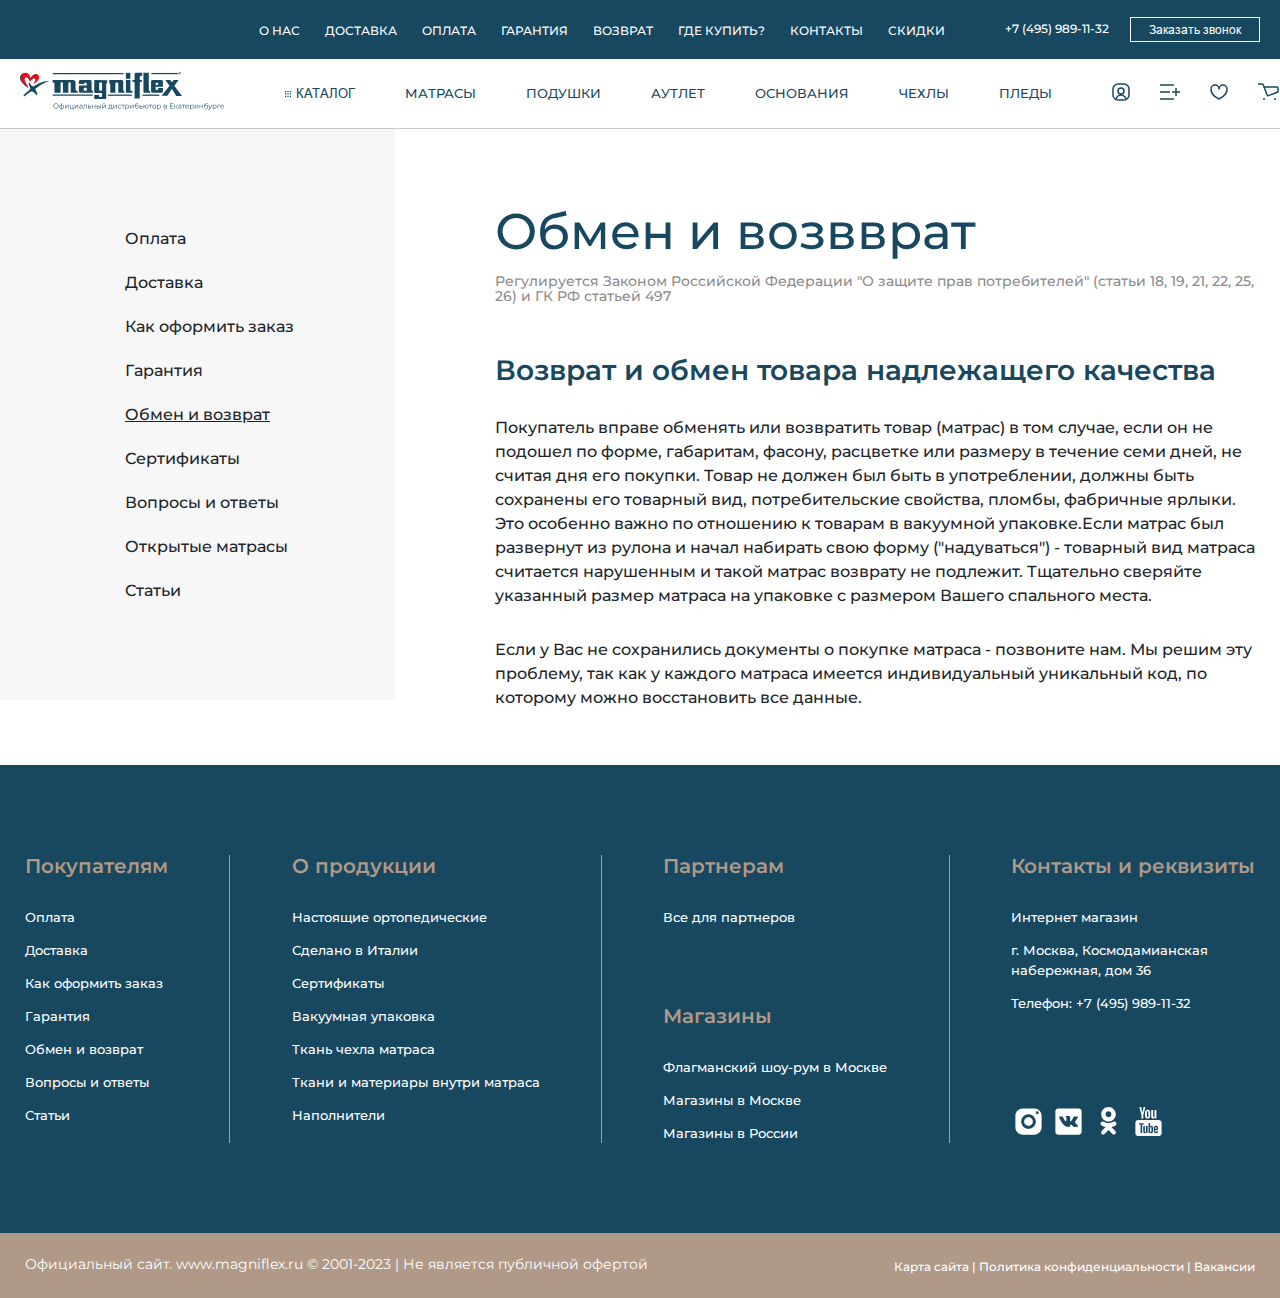
<file: exchange-return.html>
<!DOCTYPE html>
<html lang="ru">
<head>
    <meta charset="UTF-8">
    <meta name="viewport" content="width=device-width, initial-scale=1.0">
    <title>MAGNIFLEX</title>
    <!-- Swiper css -->
    <link rel="stylesheet" href="https://cdn.jsdelivr.net/npm/swiper@11/swiper-bundle.min.css" />
    <!-- css file -->
    <!-- fonts -->
    <link rel="stylesheet" href="./fonts/Arial/stylesheet.css">
    <link rel="stylesheet" href="./fonts/Inter/stylesheet.css">
    <link rel="stylesheet" href="./fonts/FuturaPT/stylesheet.css">
    <link rel="preconnect" href="https://fonts.googleapis.com">
    <link rel="preconnect" href="https://fonts.gstatic.com" crossorigin>
    <link href="https://fonts.googleapis.com/css2?family=Bebas+Neue&family=Montserrat:ital,wght@0,100..900;1,100..900&display=swap" rel="stylesheet">
    <!-- fonts -->
    <!-- css link -->
    <link rel="stylesheet" href="./css/style.css">
    <!-- css link -->
</head>
<body>
    <div>

        <!-- header -->
        <header class="header">
            <div class="header_top">
                <div class="main_header_container">
                    <ul class="header_top_link">
                        <li class="header_top_item">
                            <a href="#">
                                О нас
                            </a>
                        </li>
                        <li class="header_top_item">
                            <a href="#">
                                Доставка
                            </a>
                        </li>
                        <li class="header_top_item">
                            <a href="#">
                                Оплата
                            </a>
                        </li>
                        <li class="header_top_item">
                            <a href="#">
                                Гарантия
                            </a>
                        </li>
                        <li class="header_top_item">
                            <a href="#">
                                Возврат
                            </a>
                        </li>
                        <li class="header_top_item">
                            <a href="#">
                                Где купить?
                            </a>
                        </li>
                        <li class="header_top_item">
                            <a href="#">
                                Контакты
                            </a>
                        </li>
                        <li class="header_top_item">
                            <a href="#">
                                Скидки
                            </a>
                        </li>
                    </ul>
                    <div class="header_top_btn">
                        <a href="tel:+74959891132" class="header_top_phone">
                            +7 (495) 989-11-32
                        </a>
                        <button class="header_btn">
                            Заказать звонок
                        </button>
                    </div>
                </div>
            </div>
            <div class="header_bottom">
                <div class="main_header_container">
                    <a href="/" class="header_logo">
                        <img src="./images/logo/header_logo.svg" alt="">
                    </a>
                    <ul class="header_bottom_link">
                        <li class="header_bottom_item">
                            <button class="catalog_btn">
                                <svg width="6" height="6" viewBox="0 0 6 6" fill="none" xmlns="http://www.w3.org/2000/svg">
                                    <rect width="1.2" height="1.2" fill="#174860"/>
                                    <rect x="2.39999" width="1.2" height="1.2" fill="#174860"/>
                                    <rect x="4.79999" width="1.2" height="1.2" fill="#174860"/>
                                    <rect y="2.39999" width="1.2" height="1.2" fill="#174860"/>
                                    <rect y="4.8" width="1.2" height="1.2" fill="#174860"/>
                                    <rect x="2.39999" y="2.39999" width="1.2" height="1.2" fill="#174860"/>
                                    <rect x="2.39999" y="4.8" width="1.2" height="1.2" fill="#174860"/>
                                    <rect x="4.79999" y="2.39999" width="1.2" height="1.2" fill="#174860"/>
                                    <rect x="4.79999" y="4.8" width="1.2" height="1.2" fill="#174860"/>
                                </svg>
                                Каталог
                            </button>
                        </li>
                        <li class="header_bottom_item">
                            <a href="#">
                                Матрасы
                            </a>
                        </li>
                        <li class="header_bottom_item">
                            <a href="#">
                                Подушки
                            </a>
                        </li>
                        <li class="header_bottom_item">
                            <a href="#">
                                Аутлет
                            </a>
                        </li>
                        <li class="header_bottom_item">
                            <a href="#">
                                Основания
                            </a>
                        </li>
                        <li class="header_bottom_item hidden">
                            <a href="#">
                                Чехлы
                            </a>
                        </li>
                        <li class="header_bottom_item hidden">
                            <a href="#">
                                Пледы
                            </a>
                        </li>
                    </ul>
                    <div class="header_icons">
                        <a href="#">
                            <img src="./images/icons/user_icon.svg" alt="">
                        </a>
                        <a href="#">
                            <img src="./images/icons/catalog_2.svg" alt="">
                        </a>
                        <a href="#">
                            <img src="./images/icons/heart_icon.svg" alt="">
                        </a>
                        <a href="#">
                            <img src="./images/icons/shop_icon.svg" alt="">
                        </a>
                        <button class="burger_icon">
                            <img src="./images/icons/burger_icon.svg" alt="">
                        </button>
                    </div>
                </div>
            </div>
            <div class="catalog">
                <ul class="catalog_link">
                    <li class="catalog_item">
                        <a href="#">
                            <img src="./images/catalog1.png" alt="">
                            <span>
                                Матрасы
                            </span>
                        </a>
                    </li>
                    <li class="catalog_item center">
                        <a href="#">
                            <img src="./images/catalog2.png" alt="">
                            <span>
                                Подушки
                            </span>
                        </a>
                    </li>
                    <li class="catalog_item end">
                        <a href="#">
                            <img src="./images/catalog3.png" alt="">
                            <span>
                                Чехлы
                            </span>
                        </a>
                    </li>
                    <li class="catalog_item">
                        <a href="#">
                            <img src="./images/catalog4.png" alt="">
                            <span>
                                Основания
                            </span>
                        </a>
                    </li>
                    <li class="catalog_item center">
                        <a href="#">
                            <img src="./images/catalog5.png" alt="">
                            <span>
                                Пледы
                            </span>
                        </a>
                    </li>
                </ul>
            </div>
            <!-- media_menu -->
            <div class="media_menu">
                <ul class="media_menu_link">
                    <li class="media_menu_item">
                        <a href="#">
                            Матрасы
                        </a>
                    </li>
                    <li class="media_menu_item">
                        <a href="#">
                            Подушки
                        </a>
                    </li>
                    <li class="media_menu_item">
                        <a href="#">
                            Аутлет
                        </a>
                    </li>
                    <li class="media_menu_item">
                        <a href="#">
                            Основания
                        </a>
                    </li>
                    <li class="media_menu_item">
                        <a href="#">
                            Чехлы
                        </a>
                    </li>
                    <li class="media_menu_item">
                        <a href="#">
                            Пледы
                        </a>
                    </li>
                </ul>
                <div class="header_top_btn">
                    <a href="tel:+74959891132" class="header_top_phone">
                        +7 (495) 989-11-32
                    </a>
                    <button class="header_btn">
                        Заказать звонок
                    </button>
                </div>
            </div>
            <!-- media_menu -->
        </header>
        <!-- header -->

        <!-- main -->
        <main>

            <!-- return -->
            <section class="return">
                <div class="main_container">
                    <div class="return_link">
                        <ul>
                        <li>
                            <a href="#">
                            Оплата
                            </a>
                        </li>
                        <li>
                            <a href="#">
                            Доставка
                            </a>
                        </li>
                        <li>
                            <a href="#">
                            Как оформить заказ
                            </a>
                        </li>
                        <li>
                            <a href="#">
                            Гарантия
                            </a>
                        </li>
                        <li>
                            <a href="#" class="active">
                            Обмен и возврат
                            </a>
                        </li>
                        <li>
                            <a href="#">
                            Сертификаты
                            </a>
                        </li>
                        <li>
                            <a href="#">
                            Вопросы и ответы
                            </a>
                        </li>
                        <li>
                            <a href="#">
                            Открытые матрасы
                            </a>
                        </li>
                        <li>
                            <a href="#">
                            Статьи
                            </a>
                        </li>
                        </ul>
                    </div>
                    <div class="return_content">
                        <h3>
                        Обмен и возвврат
                        </h3>
                        <span>
                        Регулируется Законом Российской Федерации "О защите прав потребителей" (статьи 18, 19, 21, 22, 25, 26) и ГК РФ статьей 497
                        </span>
                        <h6>
                        Возврат и обмен товара надлежащего качества
                        </h6>
                        <p>
                        Покупатель вправе обменять или возвратить товар (матрас) в том случае, если он не подошел по форме, габаритам, фасону, расцветке или размеру в течение семи дней, не считая дня его покупки. Товар не должен был быть в употреблении, должны быть сохранены его товарный вид, потребительские свойства, пломбы, фабричные ярлыки. Это особенно важно по отношению к товарам в вакуумной упаковке.Если матрас был развернут из рулона и начал набирать свою форму ("надуваться") - товарный вид матраса считается нарушенным и такой матрас возврату не подлежит. Тщательно сверяйте указанный размер матраса на упаковке с размером Вашего спального места.
                        </p>
                        <p>
                        Если у Вас не сохранились документы о покупке матраса - позвоните нам. Мы решим эту проблему, так как у каждого матраса имеется индивидуальный уникальный код, по которому можно восстановить все данные.
                        </p>
                    </div>
                </div>
            </section>
            <!-- return -->

        </main>
        <!-- main -->

        <!-- footer -->
        <footer class="footer">
            <div class="footer_top">
                <div class="main_container">
                    <div class="footer_block">
                        <h6>
                            Покупателям
                        </h6>
                        <div class="footer_links">
                            <ul class="footer_link">
                                <li class="footer_item">
                                    <a href="#">
                                        Оплата
                                    </a>
                                </li>
                                <li class="footer_item">
                                    <a href="#">
                                        Доставка
                                    </a>
                                </li>
                                <li class="footer_item">
                                    <a href="#">
                                        Как оформить заказ
                                    </a>
                                </li>
                                <li class="footer_item">
                                    <a href="#">
                                        Гарантия
                                    </a>
                                </li>
                            </ul>
                            <ul class="footer_link">
                                <li class="footer_item">
                                    <a href="#">
                                        Обмен и возврат
                                    </a>
                                </li>
                                <li class="footer_item">
                                    <a href="#">
                                        Вопросы и ответы
                                    </a>
                                </li>
                                <li class="footer_item">
                                    <a href="#">
                                        Статьи
                                    </a>
                                </li>
                            </ul>
                        </div>
                    </div>
                    <div class="footer_line"></div>
                    <div class="footer_block">
                        <h6>
                            О продукции
                        </h6>
                        <div class="footer_links">
                            <ul class="footer_link">
                                <li class="footer_item">
                                    <a href="#">
                                        Настоящие ортопедические
                                    </a>
                                </li>
                                <li class="footer_item">
                                    <a href="#">
                                        Сделано в Италии
                                    </a>
                                </li>
                                <li class="footer_item">
                                    <a href="#">
                                        Сертификаты
                                    </a>
                                </li>
                                <li class="footer_item">
                                    <a href="#">
                                        Вакуумная упаковка
                                    </a>
                                </li>
                            </ul>
                            <ul class="footer_link">
                                <li class="footer_item">
                                    <a href="#">
                                        Ткань чехла матраса
                                    </a>
                                </li>
                                <li class="footer_item">
                                    <a href="#">
                                        Ткани и материары внутри матраса
                                    </a>
                                </li>
                                <li class="footer_item">
                                    <a href="#">
                                        Наполнители
                                    </a>
                                </li>
                            </ul>
                        </div>
                    </div>
                    <div class="footer_line"></div>
                    <div class="footer_links_two">
                        <div class="footer_block">
                            <h6>
                                Партнерам
                            </h6>
                            <ul class="footer_link">
                                <li class="footer_item">
                                    <a href="#">
                                        Все для партнеров
                                    </a>
                                </li>
                            </ul>
                        </div>
                        <div class="footer_block">
                            <h6>
                                Магазины
                            </h6>
                            <ul class="footer_link">
                                <li class="footer_item">
                                    <a href="#">
                                        Флагманский шоу-рум в Москве
                                    </a>
                                </li>
                                <li class="footer_item">
                                    <a href="#">
                                        Магазины в Москве
                                    </a>
                                </li>
                                <li class="footer_item">
                                    <a href="#">
                                        Магазины в России
                                    </a>
                                </li>
                            </ul>
                        </div>
                    </div>
                    <div class="footer_line"></div>
                    <div class="footer_links_two">
                        <div class="footer_block">
                            <h6>
                                Контакты и реквизиты
                            </h6>
                            <ul class="footer_link">
                                <li class="footer_item">
                                    <a href="#">
                                        Интернет магазин
                                    </a>
                                </li>
                                <li class="footer_item">
                                    <a href="#">
                                        г. Москва, Космодамианская<br> набережная, дом 36
                                    </a>
                                </li>
                                <li class="footer_item">
                                    <a href="tel:+74959891132">
                                        Телефон: +7 (495) 989-11-32
                                    </a>
                                </li>
                            </ul>
                        </div>
                        <div class="footer_social">
                            <a href="#">
                                <img src="./images/icons/instagram_icon.svg" alt="">
                            </a>
                            <a href="#">
                                <img src="./images/icons/vk_icon.svg" alt="">
                            </a>
                            <a href="#">
                                <img src="./images/icons/Odnoklassniki_icon.svg" alt="">
                            </a>
                            <a href="#">
                                <img src="./images/icons/YouTube_icon.svg" alt="">
                            </a>
                        </div>
                    </div>
                </div>
            </div>
            <div class="footer_bottom">
                <div class="main_container">
                    <p>
                        Официальный сайт. <a href="www.magniflex.ru">www.magniflex.ru</a> © 2001-2023 | Не является публичной офертой
                    </p>
                    <ul>
                        <li>
                            <a href="#">
                                Карта сайта
                            </a>
                        </li>
                        <li>
                            <span>
                                |
                            </span>
                        </li>
                        <li>
                            <a href="#">
                                Политика конфиденциальности
                            </a>
                        </li>
                        <li>
                            <span>
                                |
                            </span>
                        </li>
                        <li>
                            <a href="#">
                                Вакансии
                            </a>
                        </li>
                    </ul>
                </div>
            </div>
        </footer>
        <!-- footer -->
    </div>

    <!-- Swiper js -->
    <script src="https://cdn.jsdelivr.net/npm/swiper@11/swiper-bundle.min.js"></script>
    <!-- Swiper js -->
    <!-- js file -->
    <script src="./js/main.js"></script>
    <!-- js file -->
</body>
</html>
</file>
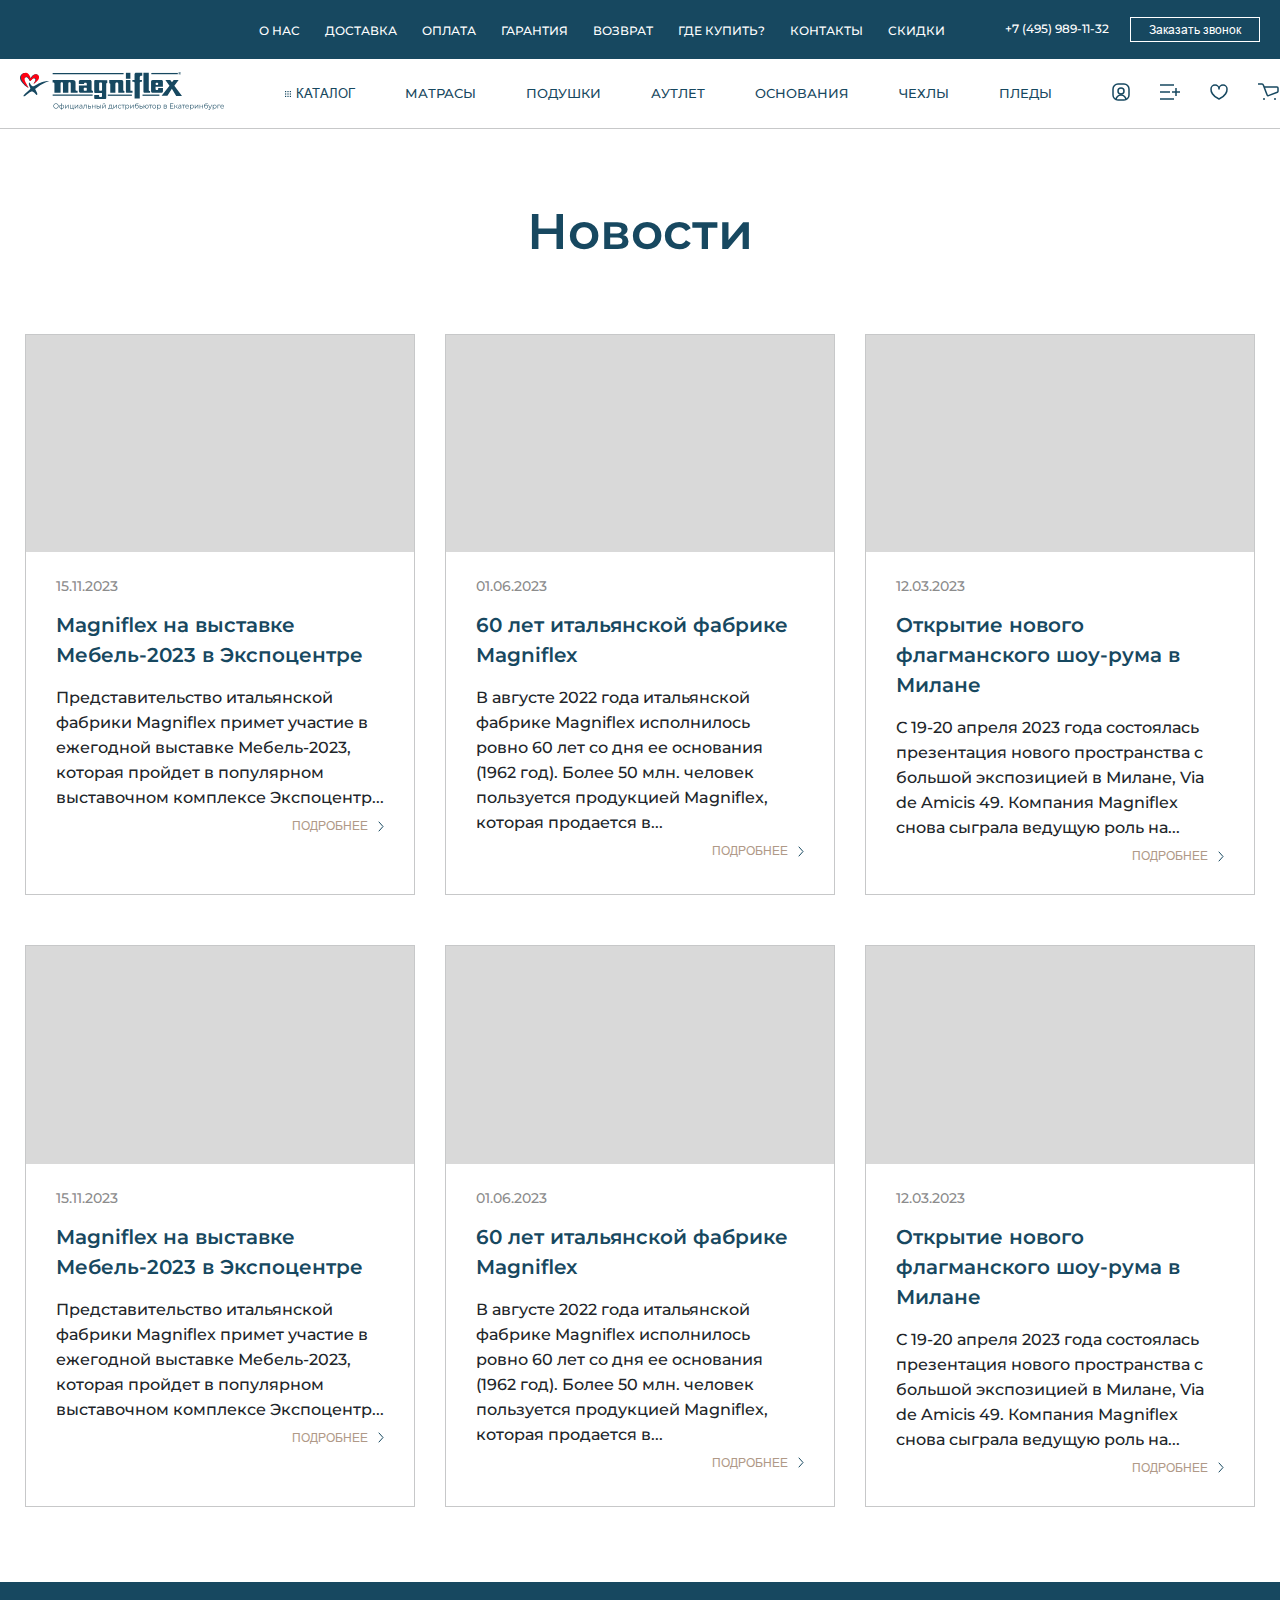
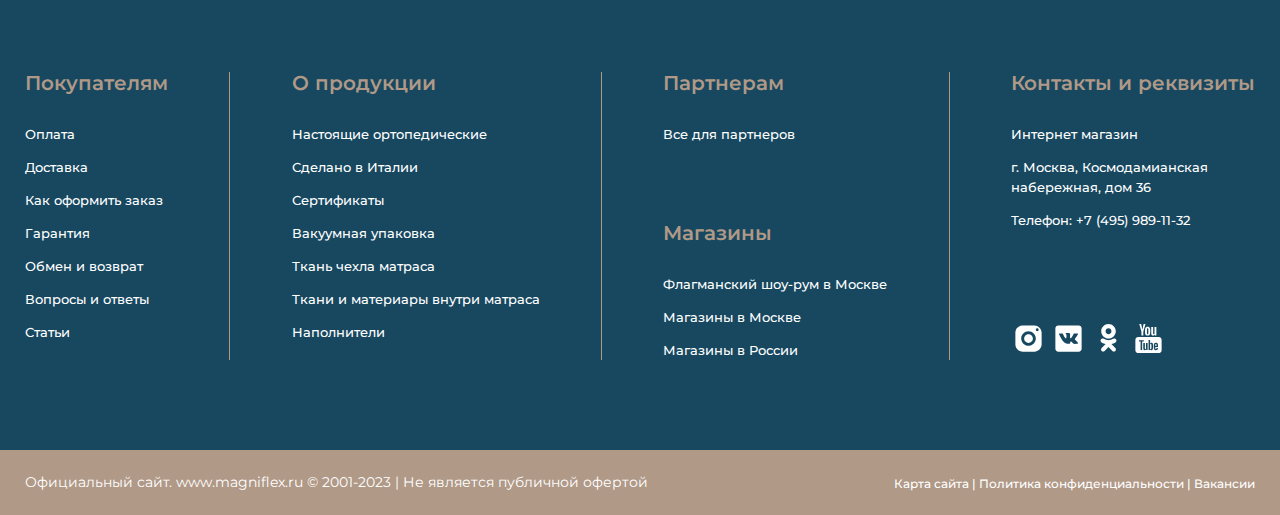
<file: new.html>
<!DOCTYPE html>
<html lang="ru">
<head>
    <meta charset="UTF-8">
    <meta name="viewport" content="width=device-width, initial-scale=1.0">
    <title>MAGNIFLEX</title>
    <!-- Swiper css -->
    <link rel="stylesheet" href="https://cdn.jsdelivr.net/npm/swiper@11/swiper-bundle.min.css" />
    <!-- css file -->
    <!-- fonts -->
    <link rel="stylesheet" href="./fonts/Arial/stylesheet.css">
    <link rel="stylesheet" href="./fonts/Inter/stylesheet.css">
    <link rel="stylesheet" href="./fonts/FuturaPT/stylesheet.css">
    <link rel="preconnect" href="https://fonts.googleapis.com">
    <link rel="preconnect" href="https://fonts.gstatic.com" crossorigin>
    <link href="https://fonts.googleapis.com/css2?family=Bebas+Neue&family=Montserrat:ital,wght@0,100..900;1,100..900&display=swap" rel="stylesheet">
    <!-- fonts -->
    <!-- css link -->
    <link rel="stylesheet" href="./css/style.css">
    <!-- css link -->
</head>
<body>
    <div class="wrapper">

        <!-- header -->
        <header class="header">
            <div class="header_top">
                <div class="main_header_container">
                    <ul class="header_top_link">
                        <li class="header_top_item">
                            <a href="#">
                                О нас
                            </a>
                        </li>
                        <li class="header_top_item">
                            <a href="#">
                                Доставка
                            </a>
                        </li>
                        <li class="header_top_item">
                            <a href="#">
                                Оплата
                            </a>
                        </li>
                        <li class="header_top_item">
                            <a href="#">
                                Гарантия
                            </a>
                        </li>
                        <li class="header_top_item">
                            <a href="#">
                                Возврат
                            </a>
                        </li>
                        <li class="header_top_item">
                            <a href="#">
                                Где купить?
                            </a>
                        </li>
                        <li class="header_top_item">
                            <a href="#">
                                Контакты
                            </a>
                        </li>
                        <li class="header_top_item">
                            <a href="#">
                                Скидки
                            </a>
                        </li>
                    </ul>
                    <div class="header_top_btn">
                        <a href="tel:+74959891132" class="header_top_phone">
                            +7 (495) 989-11-32
                        </a>
                        <button class="header_btn">
                            Заказать звонок
                        </button>
                    </div>
                </div>
            </div>
            <div class="header_bottom">
                <div class="main_header_container">
                    <a href="/" class="header_logo">
                        <img src="./images/logo/header_logo.svg" alt="">
                    </a>
                    <ul class="header_bottom_link">
                        <li class="header_bottom_item">
                            <button class="catalog_btn">
                                <svg width="6" height="6" viewBox="0 0 6 6" fill="none" xmlns="http://www.w3.org/2000/svg">
                                    <rect width="1.2" height="1.2" fill="#174860"/>
                                    <rect x="2.39999" width="1.2" height="1.2" fill="#174860"/>
                                    <rect x="4.79999" width="1.2" height="1.2" fill="#174860"/>
                                    <rect y="2.39999" width="1.2" height="1.2" fill="#174860"/>
                                    <rect y="4.8" width="1.2" height="1.2" fill="#174860"/>
                                    <rect x="2.39999" y="2.39999" width="1.2" height="1.2" fill="#174860"/>
                                    <rect x="2.39999" y="4.8" width="1.2" height="1.2" fill="#174860"/>
                                    <rect x="4.79999" y="2.39999" width="1.2" height="1.2" fill="#174860"/>
                                    <rect x="4.79999" y="4.8" width="1.2" height="1.2" fill="#174860"/>
                                </svg>
                                Каталог
                            </button>
                        </li>
                        <li class="header_bottom_item">
                            <a href="#">
                                Матрасы
                            </a>
                        </li>
                        <li class="header_bottom_item">
                            <a href="#">
                                Подушки
                            </a>
                        </li>
                        <li class="header_bottom_item">
                            <a href="#">
                                Аутлет
                            </a>
                        </li>
                        <li class="header_bottom_item">
                            <a href="#">
                                Основания
                            </a>
                        </li>
                        <li class="header_bottom_item hidden">
                            <a href="#">
                                Чехлы
                            </a>
                        </li>
                        <li class="header_bottom_item hidden">
                            <a href="#">
                                Пледы
                            </a>
                        </li>
                    </ul>
                    <div class="header_icons">
                        <a href="#">
                            <img src="./images/icons/user_icon.svg" alt="">
                        </a>
                        <a href="#">
                            <img src="./images/icons/catalog_2.svg" alt="">
                        </a>
                        <a href="#">
                            <img src="./images/icons/heart_icon.svg" alt="">
                        </a>
                        <a href="#">
                            <img src="./images/icons/shop_icon.svg" alt="">
                        </a>
                        <button class="burger_icon">
                            <img src="./images/icons/burger_icon.svg" alt="">
                        </button>
                    </div>
                </div>
            </div>
            <div class="catalog">
                <ul class="catalog_link">
                    <li class="catalog_item">
                        <a href="#">
                            <img src="./images/catalog1.png" alt="">
                            <span>
                                Матрасы
                            </span>
                        </a>
                    </li>
                    <li class="catalog_item center">
                        <a href="#">
                            <img src="./images/catalog2.png" alt="">
                            <span>
                                Подушки
                            </span>
                        </a>
                    </li>
                    <li class="catalog_item end">
                        <a href="#">
                            <img src="./images/catalog3.png" alt="">
                            <span>
                                Чехлы
                            </span>
                        </a>
                    </li>
                    <li class="catalog_item">
                        <a href="#">
                            <img src="./images/catalog4.png" alt="">
                            <span>
                                Основания
                            </span>
                        </a>
                    </li>
                    <li class="catalog_item center">
                        <a href="#">
                            <img src="./images/catalog5.png" alt="">
                            <span>
                                Пледы
                            </span>
                        </a>
                    </li>
                </ul>
            </div>
            <!-- media_menu -->
            <div class="media_menu">
                <ul class="media_menu_link">
                    <li class="media_menu_item">
                        <a href="#">
                            Матрасы
                        </a>
                    </li>
                    <li class="media_menu_item">
                        <a href="#">
                            Подушки
                        </a>
                    </li>
                    <li class="media_menu_item">
                        <a href="#">
                            Аутлет
                        </a>
                    </li>
                    <li class="media_menu_item">
                        <a href="#">
                            Основания
                        </a>
                    </li>
                    <li class="media_menu_item">
                        <a href="#">
                            Чехлы
                        </a>
                    </li>
                    <li class="media_menu_item">
                        <a href="#">
                            Пледы
                        </a>
                    </li>
                </ul>
                <div class="header_top_btn">
                    <a href="tel:+74959891132" class="header_top_phone">
                        +7 (495) 989-11-32
                    </a>
                    <button class="header_btn">
                        Заказать звонок
                    </button>
                </div>
            </div>
            <!-- media_menu -->
        </header>
        <!-- header -->


        <!-- main -->
        <main>
            <!-- new -->
            <section class="new">
                <div class="main_container">
                    <h3 class="main_title">
                        Новости
                    </h3>
                    <div class="new_cards">
                        <a href="#" class="new_card">
                            <div class="new_card_img">
                            <img src="./images/new1.png" alt="">
                            </div>
                            <div class="new_card_content">
                            <span>
                                15.11.2023
                            </span>
                            <h6>
                                Magniflex на выставке Мебель-2023 в Экспоцентре
                            </h6>
                            <p>
                                Представительство итальянской фабрики Magniflex примет участие в ежегодной выставке Мебель-2023, которая пройдет в популярном выставочном комплексе Экспоцентр...
                            </p>
                            <div class="new_card_bottom">
                                <button>
                                ПОДРОБНЕЕ
                                <img src="./images/icons/new_icon.svg" alt="">
                                </butto>
                            </div>
                            </div>
                        </a>
                        <a href="#" class="new_card">
                            <div class="new_card_img">
                            <img src="./images/new1.png" alt="">
                            </div>
                            <div class="new_card_content">
                            <span>
                                01.06.2023
                            </span>
                            <h6>
                                60 лет итальянской фабрике Magniflex
                            </h6>
                            <p>
                                В августе 2022 года итальянской фабрике Magniflex исполнилось ровно 60 лет со дня ее основания (1962 год). Более 50 млн. человек пользуется продукцией Magniflex, которая продается в...
                            </p>
                            <div class="new_card_bottom">
                                <button>
                                ПОДРОБНЕЕ
                                <img src="./images/icons/new_icon.svg" alt="">
                                </butto>
                            </div>
                            </div>
                        </a>
                        <a href="#" class="new_card">
                            <div class="new_card_img">
                            <img src="./images/new1.png" alt="">
                            </div>
                            <div class="new_card_content">
                            <span>
                                12.03.2023
                            </span>
                            <h6>
                                Открытие нового флагманского шоу-рума в Милане
                            </h6>
                            <p>
                                С 19-20 апреля 2023 года состоялась презентация нового пространства с большой экспозицией в Милане, Via de Amicis 49. Компания Magniflex снова сыграла ведущую роль на...
                            </p>
                            <div class="new_card_bottom">
                                <button>
                                ПОДРОБНЕЕ
                                <img src="./images/icons/new_icon.svg" alt="">
                                </butto>
                            </div>
                            </div>
                        </a>
                        <a href="#" class="new_card">
                            <div class="new_card_img">
                            <img src="./images/new1.png" alt="">
                            </div>
                            <div class="new_card_content">
                            <span>
                                15.11.2023
                            </span>
                            <h6>
                                Magniflex на выставке Мебель-2023 в Экспоцентре
                            </h6>
                            <p>
                                Представительство итальянской фабрики Magniflex примет участие в ежегодной выставке Мебель-2023, которая пройдет в популярном выставочном комплексе Экспоцентр...
                            </p>
                            <div class="new_card_bottom">
                                <button>
                                ПОДРОБНЕЕ
                                <img src="./images/icons/new_icon.svg" alt="">
                                </butto>
                            </div>
                            </div>
                        </a>
                        <a href="#" class="new_card">
                            <div class="new_card_img">
                            <img src="./images/new1.png" alt="">
                            </div>
                            <div class="new_card_content">
                            <span>
                                01.06.2023
                            </span>
                            <h6>
                                60 лет итальянской фабрике Magniflex
                            </h6>
                            <p>
                                В августе 2022 года итальянской фабрике Magniflex исполнилось ровно 60 лет со дня ее основания (1962 год). Более 50 млн. человек пользуется продукцией Magniflex, которая продается в...
                            </p>
                            <div class="new_card_bottom">
                                <button>
                                ПОДРОБНЕЕ
                                <img src="./images/icons/new_icon.svg" alt="">
                                </butto>
                            </div>
                            </div>
                        </a>
                        <a href="#" class="new_card">
                            <div class="new_card_img">
                            <img src="./images/new1.png" alt="">
                            </div>
                            <div class="new_card_content">
                            <span>
                                12.03.2023
                            </span>
                            <h6>
                                Открытие нового флагманского шоу-рума в Милане
                            </h6>
                            <p>
                                С 19-20 апреля 2023 года состоялась презентация нового пространства с большой экспозицией в Милане, Via de Amicis 49. Компания Magniflex снова сыграла ведущую роль на...
                            </p>
                            <div class="new_card_bottom">
                                <button>
                                ПОДРОБНЕЕ
                                <img src="./images/icons/new_icon.svg" alt="">
                                </butto>
                            </div>
                            </div>
                        </a>
                    </div>
                </div>
            </section>
            <!-- new -->
        </main>
        <!-- main -->

        <!-- footer -->
        <footer class="footer">
            <div class="footer_top">
                <div class="main_container">
                    <div class="footer_block">
                        <h6>
                            Покупателям
                        </h6>
                        <div class="footer_links">
                            <ul class="footer_link">
                                <li class="footer_item">
                                    <a href="#">
                                        Оплата
                                    </a>
                                </li>
                                <li class="footer_item">
                                    <a href="#">
                                        Доставка
                                    </a>
                                </li>
                                <li class="footer_item">
                                    <a href="#">
                                        Как оформить заказ
                                    </a>
                                </li>
                                <li class="footer_item">
                                    <a href="#">
                                        Гарантия
                                    </a>
                                </li>
                            </ul>
                            <ul class="footer_link">
                                <li class="footer_item">
                                    <a href="#">
                                        Обмен и возврат
                                    </a>
                                </li>
                                <li class="footer_item">
                                    <a href="#">
                                        Вопросы и ответы
                                    </a>
                                </li>
                                <li class="footer_item">
                                    <a href="#">
                                        Статьи
                                    </a>
                                </li>
                            </ul>
                        </div>
                    </div>
                    <div class="footer_line"></div>
                    <div class="footer_block">
                        <h6>
                            О продукции
                        </h6>
                        <div class="footer_links">
                            <ul class="footer_link">
                                <li class="footer_item">
                                    <a href="#">
                                        Настоящие ортопедические
                                    </a>
                                </li>
                                <li class="footer_item">
                                    <a href="#">
                                        Сделано в Италии
                                    </a>
                                </li>
                                <li class="footer_item">
                                    <a href="#">
                                        Сертификаты
                                    </a>
                                </li>
                                <li class="footer_item">
                                    <a href="#">
                                        Вакуумная упаковка
                                    </a>
                                </li>
                            </ul>
                            <ul class="footer_link">
                                <li class="footer_item">
                                    <a href="#">
                                        Ткань чехла матраса
                                    </a>
                                </li>
                                <li class="footer_item">
                                    <a href="#">
                                        Ткани и материары внутри матраса
                                    </a>
                                </li>
                                <li class="footer_item">
                                    <a href="#">
                                        Наполнители
                                    </a>
                                </li>
                            </ul>
                        </div>
                    </div>
                    <div class="footer_line"></div>
                    <div class="footer_links_two">
                        <div class="footer_block">
                            <h6>
                                Партнерам
                            </h6>
                            <ul class="footer_link">
                                <li class="footer_item">
                                    <a href="#">
                                        Все для партнеров
                                    </a>
                                </li>
                            </ul>
                        </div>
                        <div class="footer_block">
                            <h6>
                                Магазины
                            </h6>
                            <ul class="footer_link">
                                <li class="footer_item">
                                    <a href="#">
                                        Флагманский шоу-рум в Москве
                                    </a>
                                </li>
                                <li class="footer_item">
                                    <a href="#">
                                        Магазины в Москве
                                    </a>
                                </li>
                                <li class="footer_item">
                                    <a href="#">
                                        Магазины в России
                                    </a>
                                </li>
                            </ul>
                        </div>
                    </div>
                    <div class="footer_line"></div>
                    <div class="footer_links_two">
                        <div class="footer_block">
                            <h6>
                                Контакты и реквизиты
                            </h6>
                            <ul class="footer_link">
                                <li class="footer_item">
                                    <a href="#">
                                        Интернет магазин
                                    </a>
                                </li>
                                <li class="footer_item">
                                    <a href="#">
                                        г. Москва, Космодамианская<br> набережная, дом 36
                                    </a>
                                </li>
                                <li class="footer_item">
                                    <a href="tel:+74959891132">
                                        Телефон: +7 (495) 989-11-32
                                    </a>
                                </li>
                            </ul>
                        </div>
                        <div class="footer_social">
                            <a href="#">
                                <img src="./images/icons/instagram_icon.svg" alt="">
                            </a>
                            <a href="#">
                                <img src="./images/icons/vk_icon.svg" alt="">
                            </a>
                            <a href="#">
                                <img src="./images/icons/Odnoklassniki_icon.svg" alt="">
                            </a>
                            <a href="#">
                                <img src="./images/icons/YouTube_icon.svg" alt="">
                            </a>
                        </div>
                    </div>
                </div>
            </div>
            <div class="footer_bottom">
                <div class="main_container">
                    <p>
                        Официальный сайт. <a href="www.magniflex.ru">www.magniflex.ru</a> © 2001-2023 | Не является публичной офертой
                    </p>
                    <ul>
                        <li>
                            <a href="#">
                                Карта сайта
                            </a>
                        </li>
                        <li>
                            <span>
                                |
                            </span>
                        </li>
                        <li>
                            <a href="#">
                                Политика конфиденциальности
                            </a>
                        </li>
                        <li>
                            <span>
                                |
                            </span>
                        </li>
                        <li>
                            <a href="#">
                                Вакансии
                            </a>
                        </li>
                    </ul>
                </div>
            </div>
        </footer>
        <!-- footer -->
    </div>

    <!-- Swiper js -->
    <script src="https://cdn.jsdelivr.net/npm/swiper@11/swiper-bundle.min.js"></script>
    <!-- Swiper js -->
    <!-- js file -->
    <script src="./js/main.js"></script>
    <!-- js file -->
</body>
</html>
</file>
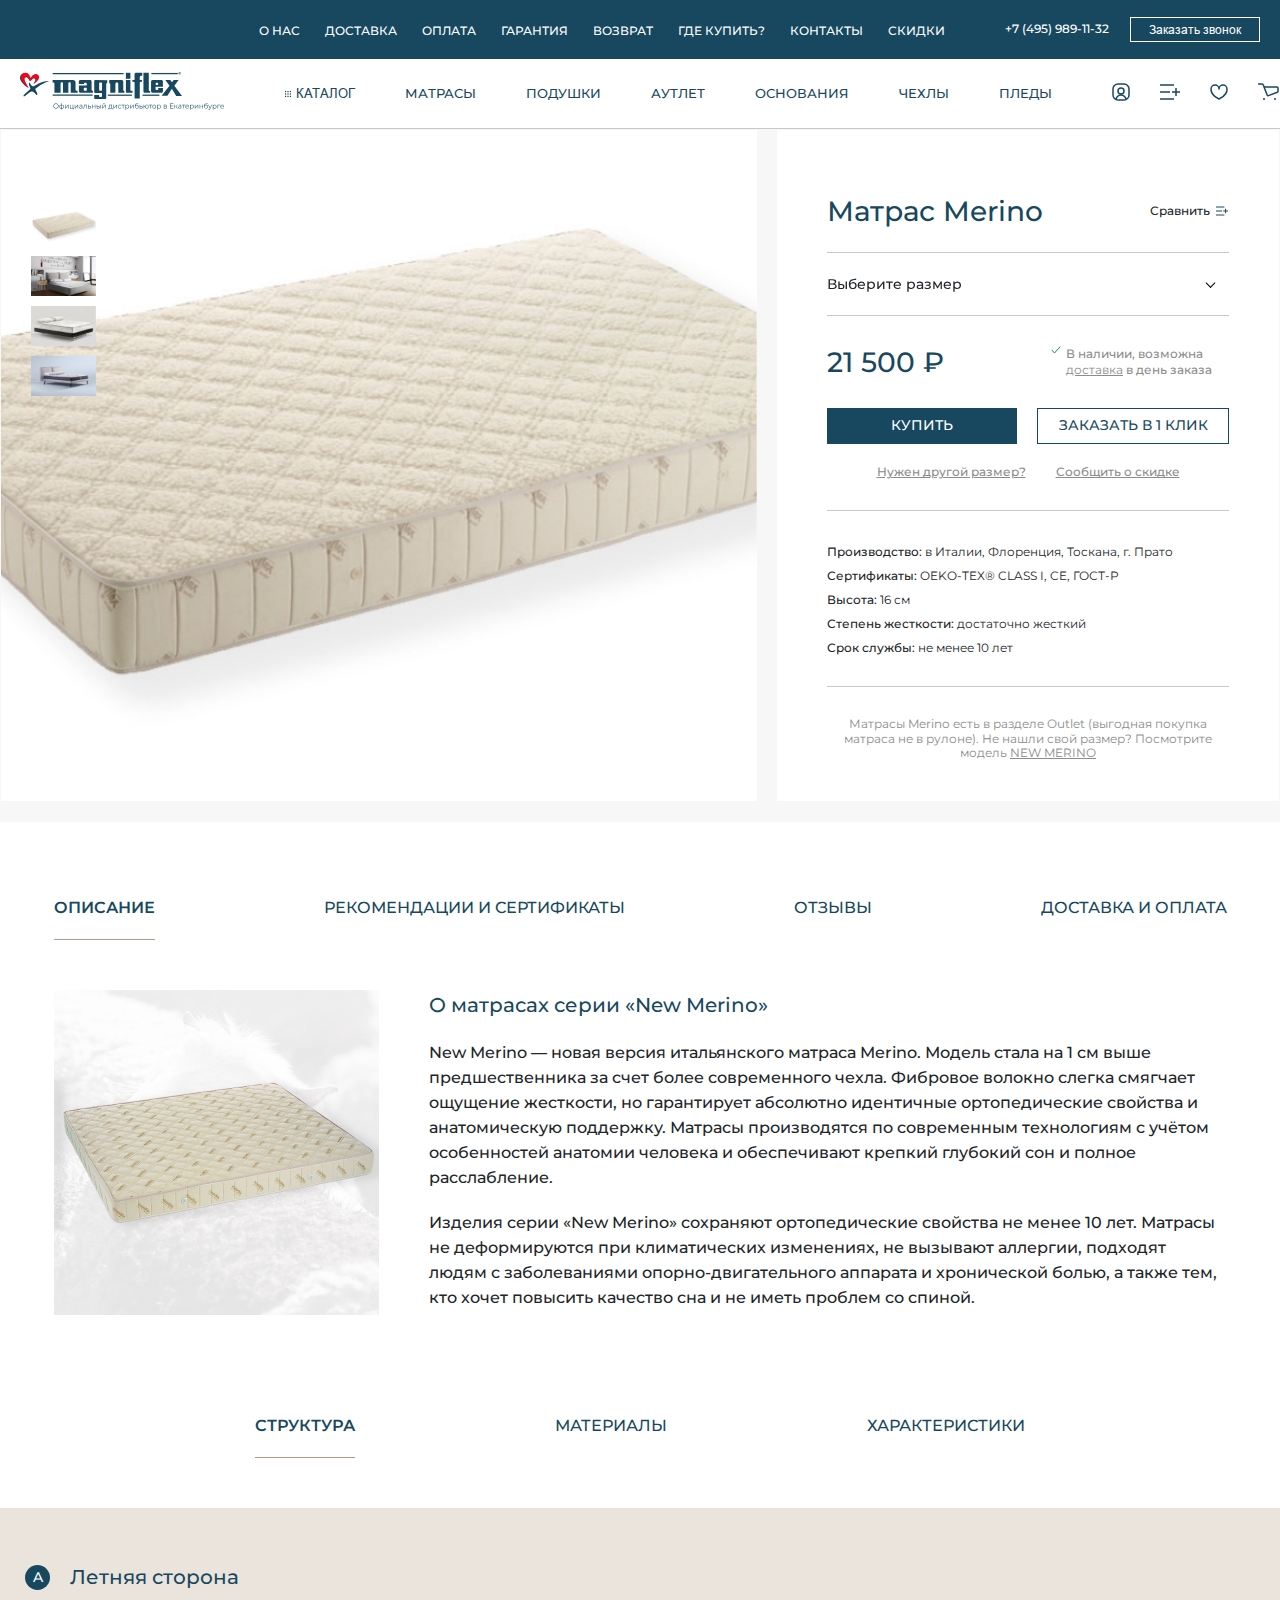
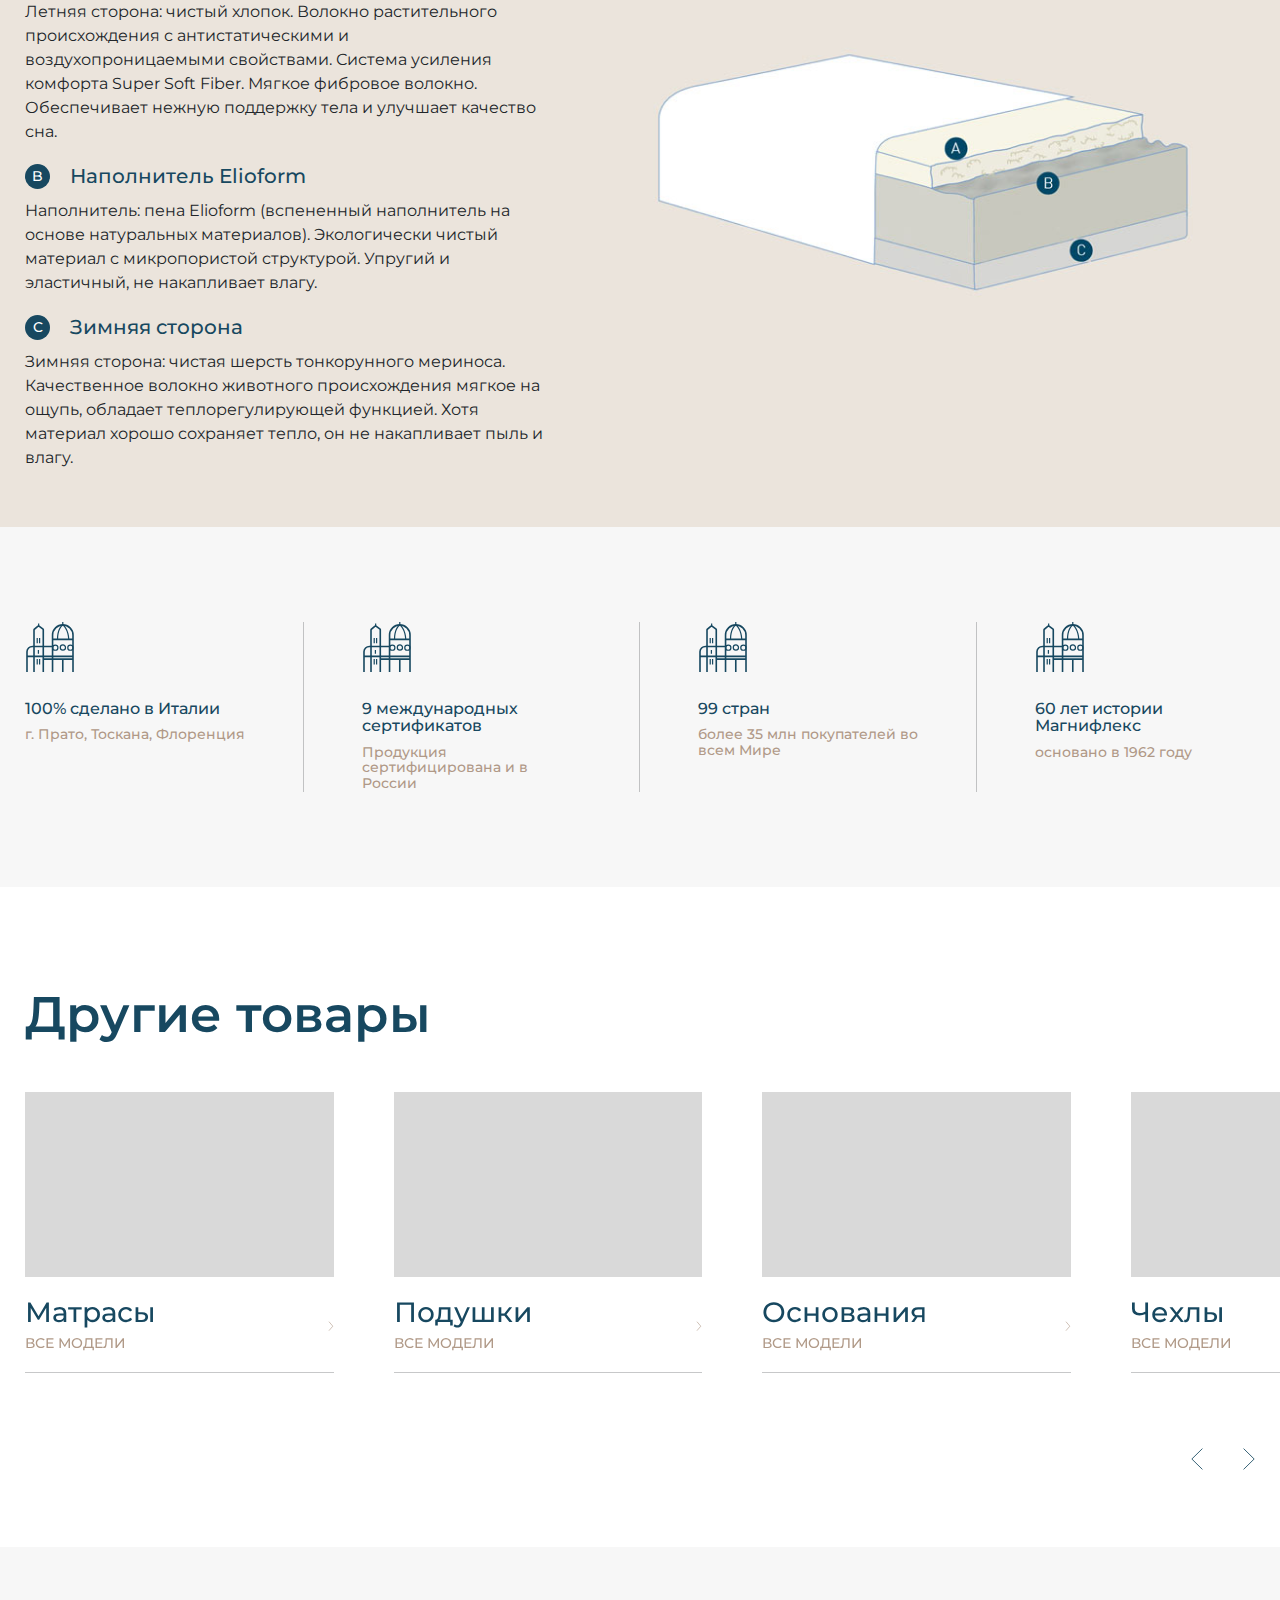
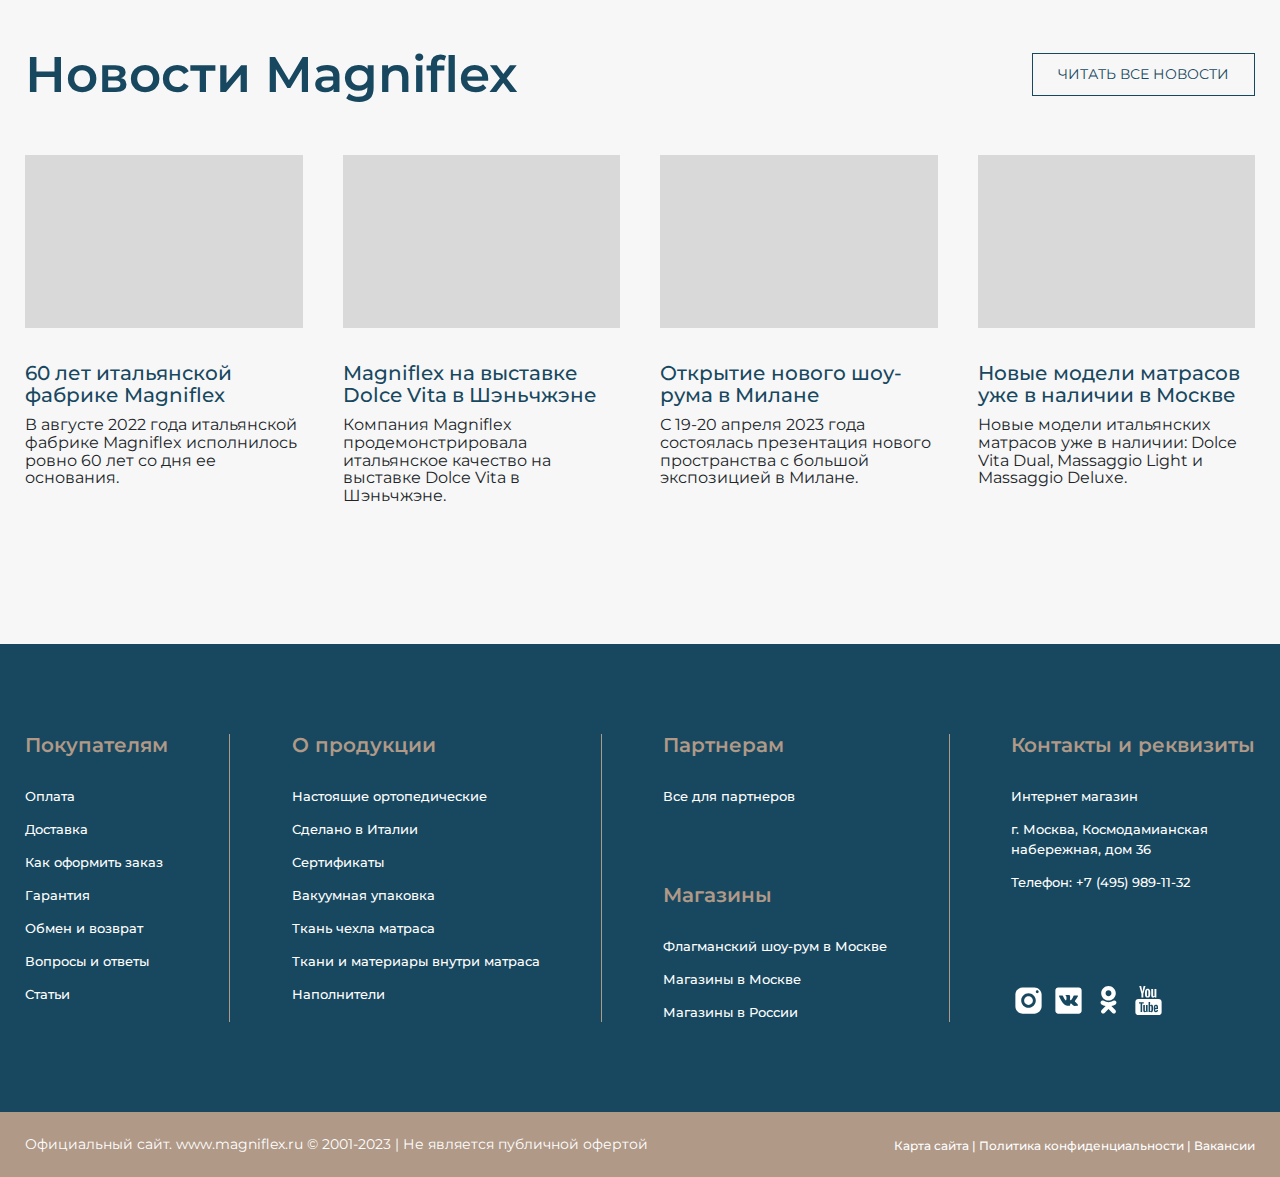
<file: product-card.html>
<!DOCTYPE html>
<html lang="ru">
<head>
    <meta charset="UTF-8">
    <meta name="viewport" content="width=device-width, initial-scale=1.0">
    <title>MAGNIFLEX</title>
    <!-- Swiper css -->
    <link rel="stylesheet" href="https://cdn.jsdelivr.net/npm/swiper@11/swiper-bundle.min.css" />
    <!-- css file -->
    <!-- fonts -->
    <link rel="stylesheet" href="./fonts/Arial/stylesheet.css">
    <link rel="stylesheet" href="./fonts/Inter/stylesheet.css">
    <link rel="stylesheet" href="./fonts/FuturaPT/stylesheet.css">
    <link rel="preconnect" href="https://fonts.googleapis.com">
    <link rel="preconnect" href="https://fonts.gstatic.com" crossorigin>
    <link href="https://fonts.googleapis.com/css2?family=Bebas+Neue&family=Montserrat:ital,wght@0,100..900;1,100..900&display=swap" rel="stylesheet">
    <!-- fonts -->
    <!-- css link -->
    <link rel="stylesheet" href="./css/style.css">
    <!-- css link -->
</head>
<body>
  <div class="wrapper">

    <!-- header -->
    <header class="header">
        <div class="header_top">
            <div class="main_header_container">
                <ul class="header_top_link">
                    <li class="header_top_item">
                        <a href="#">
                            О нас
                        </a>
                    </li>
                    <li class="header_top_item">
                        <a href="#">
                            Доставка
                        </a>
                    </li>
                    <li class="header_top_item">
                        <a href="#">
                            Оплата
                        </a>
                    </li>
                    <li class="header_top_item">
                        <a href="#">
                            Гарантия
                        </a>
                    </li>
                    <li class="header_top_item">
                        <a href="#">
                            Возврат
                        </a>
                    </li>
                    <li class="header_top_item">
                        <a href="#">
                            Где купить?
                        </a>
                    </li>
                    <li class="header_top_item">
                        <a href="#">
                            Контакты
                        </a>
                    </li>
                    <li class="header_top_item">
                        <a href="#">
                            Скидки
                        </a>
                    </li>
                </ul>
                <div class="header_top_btn">
                    <a href="tel:+74959891132" class="header_top_phone">
                        +7 (495) 989-11-32
                    </a>
                    <button class="header_btn">
                        Заказать звонок
                    </button>
                </div>
            </div>
        </div>
        <div class="header_bottom">
            <div class="main_header_container">
                <a href="/" class="header_logo">
                    <img src="./images/logo/header_logo.svg" alt="">
                </a>
                <ul class="header_bottom_link">
                    <li class="header_bottom_item">
                        <button class="catalog_btn">
                            <svg width="6" height="6" viewBox="0 0 6 6" fill="none" xmlns="http://www.w3.org/2000/svg">
                                <rect width="1.2" height="1.2" fill="#174860"/>
                                <rect x="2.39999" width="1.2" height="1.2" fill="#174860"/>
                                <rect x="4.79999" width="1.2" height="1.2" fill="#174860"/>
                                <rect y="2.39999" width="1.2" height="1.2" fill="#174860"/>
                                <rect y="4.8" width="1.2" height="1.2" fill="#174860"/>
                                <rect x="2.39999" y="2.39999" width="1.2" height="1.2" fill="#174860"/>
                                <rect x="2.39999" y="4.8" width="1.2" height="1.2" fill="#174860"/>
                                <rect x="4.79999" y="2.39999" width="1.2" height="1.2" fill="#174860"/>
                                <rect x="4.79999" y="4.8" width="1.2" height="1.2" fill="#174860"/>
                            </svg>
                            Каталог
                        </button>
                    </li>
                    <li class="header_bottom_item">
                        <a href="#">
                            Матрасы
                        </a>
                    </li>
                    <li class="header_bottom_item">
                        <a href="#">
                            Подушки
                        </a>
                    </li>
                    <li class="header_bottom_item">
                        <a href="#">
                            Аутлет
                        </a>
                    </li>
                    <li class="header_bottom_item">
                        <a href="#">
                            Основания
                        </a>
                    </li>
                    <li class="header_bottom_item hidden">
                        <a href="#">
                            Чехлы
                        </a>
                    </li>
                    <li class="header_bottom_item hidden">
                        <a href="#">
                            Пледы
                        </a>
                    </li>
                </ul>
                <div class="header_icons">
                    <a href="#">
                        <img src="./images/icons/user_icon.svg" alt="">
                    </a>
                    <a href="#">
                        <img src="./images/icons/catalog_2.svg" alt="">
                    </a>
                    <a href="#">
                        <img src="./images/icons/heart_icon.svg" alt="">
                    </a>
                    <a href="#">
                        <img src="./images/icons/shop_icon.svg" alt="">
                    </a>
                    <button class="burger_icon">
                        <img src="./images/icons/burger_icon.svg" alt="">
                    </button>
                </div>
            </div>
        </div>
        <div class="catalog">
            <ul class="catalog_link">
                <li class="catalog_item">
                    <a href="#">
                        <img src="./images/catalog1.png" alt="">
                        <span>
                            Матрасы
                        </span>
                    </a>
                </li>
                <li class="catalog_item center">
                    <a href="#">
                        <img src="./images/catalog2.png" alt="">
                        <span>
                            Подушки
                        </span>
                    </a>
                </li>
                <li class="catalog_item end">
                    <a href="#">
                        <img src="./images/catalog3.png" alt="">
                        <span>
                            Чехлы
                        </span>
                    </a>
                </li>
                <li class="catalog_item">
                    <a href="#">
                        <img src="./images/catalog4.png" alt="">
                        <span>
                            Основания
                        </span>
                    </a>
                </li>
                <li class="catalog_item center">
                    <a href="#">
                        <img src="./images/catalog5.png" alt="">
                        <span>
                            Пледы
                        </span>
                    </a>
                </li>
            </ul>
        </div>
        <!-- media_menu -->
        <div class="media_menu">
            <ul class="media_menu_link">
                <li class="media_menu_item">
                    <a href="#">
                        Матрасы
                    </a>
                </li>
                <li class="media_menu_item">
                    <a href="#">
                        Подушки
                    </a>
                </li>
                <li class="media_menu_item">
                    <a href="#">
                        Аутлет
                    </a>
                </li>
                <li class="media_menu_item">
                    <a href="#">
                        Основания
                    </a>
                </li>
                <li class="media_menu_item">
                    <a href="#">
                        Чехлы
                    </a>
                </li>
                <li class="media_menu_item">
                    <a href="#">
                        Пледы
                    </a>
                </li>
            </ul>
            <div class="header_top_btn">
                <a href="tel:+74959891132" class="header_top_phone">
                    +7 (495) 989-11-32
                </a>
                <button class="header_btn">
                    Заказать звонок
                </button>
            </div>
        </div>
        <!-- media_menu -->
    </header>
    <!-- header -->


    <!-- main -->
    <main>

      <!-- product_card_home -->
      <div class="product_card_home">
        <div class="main_container">
          <div class="product_card_home_left">
            <div class="swiper product_cardSwiper2">
              <div class="swiper-wrapper">
                <div class="swiper-slide">
                  <img src="./images/product_slider.png" alt="">
                </div>
                <div class="swiper-slide">
                  <img src="./images/catalog_img2.png" alt="">
                </div>
                <div class="swiper-slide">
                  <img src="./images/catalog_img3.png" alt="">
                </div>
                <div class="swiper-slide">
                  <img src="./images/catalog_img4.png" alt="">
                </div>
              </div>
            </div>
            <div class="product_slider">
              <div thumbsSlider="" class="swiper product_cardSwiper">
                <div class="swiper-wrapper">
                  <div class="swiper-slide">
                    <img src="./images/product_slider.png" alt="">
                  </div>
                  <div class="swiper-slide">
                    <img src="./images/catalog_img2.png" alt="">
                  </div>
                  <div class="swiper-slide">
                    <img src="./images/catalog_img3.png" alt="">
                  </div>
                  <div class="swiper-slide">
                    <img src="./images/catalog_img4.png" alt="">
                  </div>
                </div>
              </div>
            </div>
          </div>
          <div class="product_card_home_right">
            <div class="home_product">
              <div class="home_product_top">
                <h6>
                  Матрас Merino
                </h6>
                <button>
                  Сравнить
                  <img src="./images/icons/card_icon.svg" alt="">
                </button>
              </div>
              <div class="catalog_filter product_card_select">
                <div class="select">
                  <div class="selectBtn" data-type="firstOption">
                    Выберите размер
                  </div>
                  <div class="selectDropdown">
                    <div class="option" data-type="firstOption">
                      Высота 17 см
                    </div>
                    <div class="option" data-type="secondOption">
                      Высота 18 см
                    </div>
                    <div class="option" data-type="thirdOption">
                      Высота 19 см
                    </div>
                  </div>
                </div>
              </div>
              <div class="home_product_price">
                <h6>
                  21 500 ₽
                </h6>
                <p>
                  <img src="./images/icons/green_icon.svg" alt="">
                  <span>
                    В наличии, возможна <b>доставка</b> в день заказа
                  </span>
                </p>
              </div>
              <div class="home_product_btns">
                <button class="btn_blue">
                  Купить
                </button>
                <button class="btn_white">
                  Заказать в 1 клик
                </button>
              </div>
              <div class="home_product_links">
                <a href="#">
                  Нужен другой размер?
                </a>
                <a href="#">
                  Сообщить о скидке
                </a>
              </div>
              <ul>
                <li>
                  <span>
                    <b>
                      Производство:
                    </b>
                    в Италии, Флоренция, Тоскана, г. Прато
                  </span>
                </li>
                <li>
                  <span>
                    <b>
                      Сертификаты:
                    </b>
                    OEKO-TEX® CLASS I, CE, ГОСТ-Р
                  </span>
                </li>
                <li>
                  <span>
                    <b>
                      Высота:
                    </b>
                    16 см
                  </span>
                </li>
                <li>
                  <span>
                    <b>
                      Степень жесткости:
                    </b>
                    достаточно жесткий
                  </span>
                </li>
                <li>
                  <span>
                    <b>
                      Срок службы:
                    </b>
                    не менее 10 лет
                  </span>
                </li>
              </ul>
              <p>
                Матрасы Merino есть в разделе Outlet (выгодная покупка матраса не в рулоне). Не нашли свой размер? Посмотрите модель <span>NEW MERINO</span>
              </p>
            </div>
          </div>
        </div>
      </div>
      <!-- product_card_home -->

      <!-- product_info -->
      <section class="product_info">
        <div class="main_container tabs_in">
          <ul class="tabs">
            <li class="active tab">
              Описание
            </li>
            <li class="tab">
              Рекомендации И СЕРТИФИКАТЫ
            </li>
            <li class="tab">
              Отзывы
            </li>
            <li class="tab">
              Доставка и оплата
            </li>
          </ul>

          <div class="tab-content">
            <div class="content_item description active">
              <div class="description_block">
                <img src="./images/tab_img.png" alt="">
                <div class="description_block_text">
                  <h6>
                    О матрасах серии «New Merino»
                  </h6>
                  <p>
                    New Merino — новая версия итальянского матраса Merino. Модель стала на 1 см выше предшественника за счет более современного чехла. Фибровое волокно слегка смягчает ощущение жесткости, но гарантирует абсолютно идентичные ортопедические свойства и анатомическую поддержку. Матрасы производятся по современным технологиям с учётом особенностей анатомии человека и обеспечивают крепкий глубокий сон и полное расслабление.
                  </p>
                  <p>
                    Изделия серии «New Merino» сохраняют ортопедические свойства не менее 10 лет. Матрасы не деформируются при климатических изменениях, не вызывают аллергии, подходят людям с заболеваниями опорно-двигательного аппарата и хронической болью, а также тем, кто хочет повысить качество сна и не иметь проблем со спиной.
                  </p>
                </div>
              </div>
              <!-- <div class="description_blocks">
                <div class="description_block">
                  <h6>
                    О матрасах серии «New Merino»
                  </h6>
                  <p class="description_text">
                    New Merino — новая версия итальянского матраса Merino. Модель стала на 1 см выше предшественника за счет более современного чехла. Фибровое волокно слегка смягчает ощущение жесткости, но гарантирует абсолютно идентичные ортопедические свойства и анатомическую поддержку. Матрасы производятся по современным технологиям с учётом особенностей анатомии человека и обеспечивают крепкий глубокий сон и полное расслабление.
                  </p>
                  <p>
                    Изделия серии «New Merino» сохраняют ортопедические свойства не менее 10 лет. Матрасы не деформируются при климатических изменениях, не вызывают аллергии, подходят людям с заболеваниями опорно-двигательного аппарата и хронической болью, а также тем, кто хочет повысить качество сна и не иметь проблем со спиной.
                  </p>
                </div>
                <div class="description_block">
                  <h6>
                    Комфорт в любое время года
                  </h6>
                  <p>
                    Летняя поверхность матраса и боковины выполнены из 100% натурального хлопка. Система усиления комфорта Super Soft Fiber обеспечивает нежную поддержку тела и улучшает качество сна. Зимняя сторона выполнена из натуральной шерсти тонкорунного мериноса. Материал гипоаллергенный, приятный на ощупь. Шерсть создает терапевтический эффект, благодаря тепловому барьеру между кожей и окружающей средой.
                  </p>
                </div>
                <div class="description_block">
                  <h6>
                    Вакуумная технология, рулонная упаковка
                  </h6>
                  <p>
                    Именно компания Magniflex изобрела и запатентовала технологию "Вакуумной упаковки матрасов". Благодаря ей, матрасы сохраняют стерильную чистоту, дается 100% гарантия того, что матрас новый и никогда не был в употреблении, снижается выброс загрязняющих веществ CO2 в атмосферу (13% на м³).
                  </p>
                </div>
              </div>
              <div class="swiper descriptionSwiper">
                <div class="swiper-wrapper">
                  <div class="swiper-slide">
                    <img src="./images/matress_merinos1.png" alt="">
                  </div>
                  <div class="swiper-slide">
                    <img src="./images/matress_merinos2.png" alt="">
                  </div>
                  <div class="swiper-slide">
                    <img src="./images/matress_merinos3.png" alt="">
                  </div>
                </div>
              </div> -->
            </div>
            <div class="content_item">
              <div class="certificates">
                <div class="certificates_left">
                  <div class="certificates_left_block">
                    <img src="./images/icons/certificates1.svg" alt="">
                    <p class="left_text">
                      МИНИСТЕРСТВО ЗДРАВООХРАНЕНИЯ И МЕДИЦИНСКОЙ ПРОМЫШЛЕННОСТИ РФ признало матрасы и подушки Magniflex ОРТОПЕДИЧЕСКИМИ. Выдано соответствующее регистрационное удостоверение МЗМПР № 96/624.  
                    </p>
                  </div>
                  <div class="certificates_left_block">
                    <img src="./images/icons/certificates2.svg" alt="">
                    <p class="left_text">
                      ЦЕНТРАЛЬНЫЙ НИИ ТРАВМАТОЛОГИИ И ОРТОПЕДИИ им. Н.Н. ПРИОРОВА
                    </p>
                  </div>
                </div>
                <div class="certificates_right">
                  <div class="certificates_right_block">
                    <h6>
                      Российские сертификаты
                    </h6>
                    <p>
                      В России продукция компании Magniflex имеет все необходимые санитарно-эпидемиологические сертификаты и заключения, в том числе РОСТЕСТ.
                    </p>
                    <p>
                      СЕРТИФИКАТЫ СООТВЕТСТВИЯ ГОСТ Р<br> <a href="#">Сертификат ГОСТ Р на матрасы</a>
                    </p>
                  </div>
                  <div class="certificates_right_block">
                    <h6>
                      Международные сертификаты
                    </h6>
                    <p>
                      Все матрасы фабрики Magniflex сертифицированы ведущими международными ассоциациями, одобрены и рекомендованы к применению медицинскими центрами Италия, Германии, Франция, Швеции, Японии, Канады и США, практикующими профилактику и лечение опорно-двигательного аппарата человека.
                    </p>
                    <ul>
                      <li>
                        Oeko-Tex стандарт 100
                      </li>
                      <li>
                        LGA (Германия)
                      </li>
                      <li>
                        Стандартизация AJA, UKAS
                      </li>
                      <li>
                        AJA Registrars
                      </li>
                      <li>
                        Медицинское изделие
                      </li>
                      <li>
                        FIRA UK
                      </li>
                      <li>
                        Fiorentina Studiorum Universitas Сертификат
                      </li>
                    </ul>
                    <p>
                      Подробную информацию о сертификатах продукции Magniflex Вы можете прочить в разделе <a href="#">«Сертификаты на матрасы и подушки»</a>
                    </p>
                  </div>
                </div>
              </div>
            </div>
            <div class="comment content_item">
              <div class="comment_in">
                <div class="comment_left">
                  <h6>
                    Оставить свой отзыв
                  </h6>
                  <div class="star desktop_star">
                    <img src="./images/icons/star_blue.svg" alt="">
                    <img src="./images/icons/star_blue.svg" alt="">
                    <img src="./images/icons/star_blue.svg" alt="">
                    <img src="./images/icons/star_blue.svg" alt="">
                    <img src="./images/icons/star_grey.svg" alt="">
                  </div>
                  <form action="#">
                    <div class="input_block">
                      <label for="name">
                        Ваше имя
                      </label>
                      <input type="text">
                    </div>
                    <div class="input_block">
                      <label for="email">
                        Ваш email
                      </label>
                      <input type="text">
                    </div>
                    <div class="input_block media_star">
                      <label for="#">
                        Оценка
                      </label>
                      <div class="star">
                        <img src="./images/icons/star_blue.svg" alt="">
                        <img src="./images/icons/star_blue.svg" alt="">
                        <img src="./images/icons/star_blue.svg" alt="">
                        <img src="./images/icons/star_blue.svg" alt="">
                        <img src="./images/icons/star_grey.svg" alt="">
                      </div>
                    </div>
                    <div class="input_block media_btns">
                      <label for="name">
                        Вы рекомендуете этот товар?
                      </label>
                      <div class="input_btns">
                        <button class="active">
                          Да
                        </button>
                        <button>
                          Нет
                        </button>
                      </div>
                    </div>
                    <div class="input_block">
                      <label for="name">
                        Размер матраса
                      </label>
                      <input type="text">
                    </div>
                    <div class="input_block">
                      <label for="name">
                        Достоинства
                      </label>
                      <input type="text">
                    </div>
                    <div class="input_block">
                      <label for="name">
                        Недостатки
                      </label>
                      <input type="text">
                    </div>
                    <div class="input_block desktop_btns">
                      <label for="name">
                        Вы рекомендуете этот товар?
                      </label>
                      <div class="input_btns">
                        <button class="active">
                          Да
                        </button>
                        <button>
                          Нет
                        </button>
                      </div>
                    </div>
                    <div class="input_block">
                      <label for="comment">
                        Отзыв
                      </label>
                      <textarea name="comment" id="comment"></textarea>
                    </div>
                    <button type="submit" class="form_btn">
                      Отправить
                    </button>
                  </form>
                </div>
                <div class="comment_right">
                  <h6>
                    Отзывы покупателей
                  </h6>
                  <div class="comment_popular">
                    <div class="comment_popular_left">
                      <h5>
                        Общий рейтинг
                      </h5>
                      <div class="comment_popular_left_bottom">
                        <div class="star">
                          <img src="./images/icons/star_blue.svg" alt="">
                          <img src="./images/icons/star_blue.svg" alt="">
                          <img src="./images/icons/star_blue.svg" alt="">
                          <img src="./images/icons/star_blue.svg" alt="">
                          <img src="./images/icons/star_blue.svg" alt="">
                        </div>
                        <span>
                          54 отзыва
                        </span>
                      </div>
                    </div>
                    <div class="comment_popular_right">
                      <h5>
                        Этот товар рекомендуют
                      </h5>
                      <div class="comment_popular_right_bottom">
                        <img src="./images/icons/popular_icon.svg" alt="">
                        <span>
                          96% покупателей
                        </span>
                      </div>
                    </div>
                  </div>
                  <div class="comment_text">
                    <div class="comment_text_title">
                      <h5>
                        Сергей
                      </h5>
                      <div class="star">
                        <img src="./images/icons/star_blue.svg" alt="">
                        <img src="./images/icons/star_blue.svg" alt="">
                        <img src="./images/icons/star_blue.svg" alt="">
                        <img src="./images/icons/star_blue.svg" alt="">
                        <img src="./images/icons/star_blue.svg" alt="">
                      </div>
                    </div>
                    <p>
                      В этом письме хотел выразить благодарность вам, как официальному дилеру продукции «Магнифлекс». Был приобретён матрас «Merino», долго сомневались стоит ли брать, от многих знакомых были положительные отзывы, поэтому решили взять. И не пожалели. Качество понравилось, спать очень удобно, приятно. Здорово, что матрас двухсторонний - зима и лето. На нем действительно отдыхаешь. А сон очень важен для поддержания жизни и здоровья человека. Даже Иисус Христос, когда жил на земле, говорил о важности отдыха своим ученикам: «Давайте пойдём в тихое место чтобы вы могли немного отдохнуть» (Марка 6:31) Спасибо, что благодаря вам есть возможность приобрести продукцию «Магнифлекс» в России.
                    </p>
                  </div>
                  <div class="comment_text">
                    <div class="comment_text_title">
                      <h5>
                        Марина
                      </h5>
                      <div class="star">
                        <img src="./images/icons/star_blue.svg" alt="">
                        <img src="./images/icons/star_blue.svg" alt="">
                        <img src="./images/icons/star_blue.svg" alt="">
                        <img src="./images/icons/star_blue.svg" alt="">
                        <img src="./images/icons/star_blue.svg" alt="">
                      </div>
                    </div>
                    <span>
                      Размер: 160×200 см
                    </span>
                    <p>
                      В этом письме хотел выразить благодарность вам, как официальному дилеру продукции «Магнифлекс». Был приобретён матрас «Merino», долго сомневались стоит ли брать, от многих знакомых были положительные отзывы, поэтому решили взять. И не пожалели. Качество понравилось, спать очень удобно, приятно. Здорово, что матрас двухсторонний - зима и лето. На нем действительно отдыхаешь. А сон очень важен для поддержания жизни и здоровья человека. Даже Иисус Христос, когда жил на земле, говорил о важности отдыха своим ученикам: «Давайте пойдём в тихое место чтобы вы могли немного отдохнуть» (Марка 6:31) Спасибо, что благодаря вам есть возможность приобрести продукцию «Магнифлекс» в России.
                    </p>
                  </div>
                  <div class="comment_text">
                    <div class="comment_text_title">
                      <h5>
                        Сергей
                      </h5>
                      <div class="star">
                        <img src="./images/icons/star_blue.svg" alt="">
                        <img src="./images/icons/star_blue.svg" alt="">
                        <img src="./images/icons/star_blue.svg" alt="">
                        <img src="./images/icons/star_blue.svg" alt="">
                        <img src="./images/icons/star_blue.svg" alt="">
                      </div>
                    </div>
                    <p>
                      В этом письме хотел выразить благодарность вам, как официальному дилеру продукции «Магнифлекс». Был приобретён матрас «Merino», долго сомневались стоит ли брать, от многих знакомых были положительные отзывы, поэтому решили взять. И не пожалели. Качество
                    </p>
                  </div>
                </div>
              </div>
            </div>
            <div class="payment content_item">
              <div class="payment_in">
                <div class="payment_block">
                  <h6>
                    Доставка по Москве и Московской области
                  </h6>
                  <h4>
                    Подушки и чехлы доступны для самовывоза из <a href="#">шоу-рума в Москве.</a>
                  </h4>
                  <div class="payment_infos">
                    <div class="payment_info">
                      <span>
                        Бесплатная доставка до двери
                      </span>
                      <p>
                        Осуществляется <b>бесплатно</b> в будние дни по г. <b>Москве в пределах МКАД + 10 км от МКАД с 11:00 – 18:00.</b> (Далее 40 руб. за км). *Максимальная удаленность доставки фирменной службой до 50 км от МКАД. От 50 км доставка осуществляется транспортными компаниями по условиям доставки по России.
                      </p>
                    </div>
                    <div class="payment_info">
                      <span>
                        Доставка в день заказа
                      </span>
                      <p>
                        Осуществляется только в будние дни <b>в случае оформления и подтверждения заказа</b> в первой половине дня строго <b>до 10:30.</b>
                      </p>
                    </div>
                    <div class="payment_info">
                      <span>
                        Вечерняя доставка: 18:00 - 21:00
                      </span>
                      <p>
                        <b>800 руб.</b> (В случае доставки более чем за 10 км от МКАД добавляется к тарифу за километраж)
                      </p>
                    </div>
                    <div class="payment_info">
                      <span>
                        Доставка в выходные и праздничные дни
                      </span>
                      <p>
                        <b>1000 руб.</b> Осуществляется в случае оформления и подтверждения заказа до 10:30 предшествующего буднего дня. (В случае доставки более чем за 10 км от МКАД добавляется к тарифу за километраж). При оформлении заказа в выходные и праздничные дни ближайшая доставка возможна на следующий после выходных и праздничных дней рабочий день.
                      </p>
                    </div>
                  </div>
                </div>
                <div class="payment_block">
                  <h6>
                    Доставка по России
                  </h6>
                  <p>
                    Доставка осуществляется в любой город России услугами транспортных компаний. Отгрузка продукции производится в течение 1-2 рабочих дней после поступления 100%-ой предоплаты на расчетный счет организации.
                  </p>
                  <p>
                    <b>Доставка продукции со склада</b> компании Magniflex (г. Москва) д<b>о терминала транспортной компании</b> в г. Москва осуществляется <b>БЕСПЛАТНО.</b> Клиент оплачивает самостоятельно транспортной компании при получении заказа только доставку из Москвы до терминала транспортной компании в пункте назначения. Также возможна доставка транспортной компанией от терминала в пункте назначения до адреса клиента, является платной согласно тарифам транспортных компаний.
                  </p>
                  <p>
                    Отгрузки продукции производятся услугами транспортных компаний «ПЭК» или «Деловые Линии».
                  </p>
                </div>
                <div class="payment_block">
                  <h6>
                    Бесплатная доставка <b>матрасов в рулоне</b> при сумме заказа от 70.000 руб
                  </h6>
                  <p>
                    Доставка матрасов в рулоне в города: Санкт-Петербург, Новосибирск, Екатеринбург, Нижний Новгород, Казань, Челябинск, Омск, Самара, Ростов-на-Дону, Уфа, Красноярск, Воронеж, Пермь, Волгоград, Краснодар осуществляется БЕСПЛАТНО при сумме заказа превышающей 70 000 рублей транспортной компанией ПЭК (<a href="#">www.pecom.ru</a>) до терминала в городе грузополучателя.
                  </p>
                  <p class="blue_text">
                    *Доставка матрасов не в рулоне, в развернутом виде, тарифицируется согласно прайс-листам транспортных компаний и оплачивается покупателем транспортной компании при получении груза.
                  </p>
                  <p>
                    Служба доставки компании Magniflex бесплатно упакует товары и доставит со склада Magniflex до терминала ТК ПЭК в г. Москва для последующей отправки в Ваш город согласно вышеуказанному списку. Для оформления груза на отправку необходимо заранее предоставить паспортные данные получателя, а также предъявить указанный паспорт при получении груза на терминале транспортной компании. Также существует возможность заказать доставку от терминала транспортной компании до подъезда грузополучателя, эта услуга является платной и оплачивается непосредственно в ТК ПЭК.
                  </p>
                  <p>
                    Грузы, принадлежащие нашим клиентам, хранятся бесплатно в течении четырех рабочих дней с момента прибытия на склад. При хранении свыше указанного срока взимается дополнительная плата в размере 100 руб/м³ в сутки.
                  </p>
                  <p>
                    Получить консультацию по оформлению, отправке, получению, оплате и по другим вопросам можно по телефону службы клиентского сервиса: <a href="tel:+88003501968">8-800-350-19-68</a> или по электронной почте: <a href="mailto:info@magniflex.ru">info@magniflex.ru</a>
                  </p>
                </div>
                <div class="payment_block_ends">
                  <div class="payment_block_end">
                    <h6>
                      Важно
                    </h6>
                    <p>
                      Так как матрасы поставляются в вакуумной упаковке в рулонах, стоимость доставки, по сравнению с обычными матрасами, является невысокой и доступной. Для самостоятельного расчета рекомендуем воспользоваться тарифными калькуляторами:<br>
                      ТК "ПЭК" <a href="https://pecom.ru/services-are/shipping-request/">https://pecom.ru/services-are/shipping-request/</a><br>
                      или «Деловые Линии» <a href="https://www.dellin.ru/">https://www.dellin.ru/requests/</a>
                    </p>
                    <p>
                      Диаметр матраса в рулоне составляет: 30 см. Длина рулона равна ширине матраса.
                      По всем вопросам, связанным с доставкой, обращайтесь по телефону: <a class="phone" href="tel:+74959891132">+7 (495) 989 11 32.</a>
                    </p>
                    <p class="end_text">
                      Мы обязательно Вам поможем!
                    </p>
                  </div>
                  <div class="payment_block_end">
                    <h6>
                      Внимание!
                    </h6>
                    <p>
                      При получении заказа внимательно рассмотрите товар, убедитесь в отсутствии видимых механических повреждений, проверьте наличие и правильность заполнения документов (бланки документов). 
                    </p>
                    <p>
                      <span>
                        ГЛАВНОЕ! УБЕДИТЕЛЬНАЯ ПРОСЬБА, ПРЕЖДЕ ЧЕМ ВСКРЫТЬ УПАКОВКУ, ПРОВЕРЬТЕ РАЗМЕР МАТРАСА, УКАЗАННЫЙ НА БЛАНКЕ И НА САМОЙ УПАКОВКЕ. 
                      </span>
                      Если они не совпадают, срочно свяжитесь со службой клиентской поддержки Magniflex. Также, перед распаковкой матраса, убедитесь, что заказанный Вами размер соответствует Вашему спальному месту, вскрытые из вакуумной упаковки матрасы возврату не подлежат (закон РФ о защите прав потребителей, согласовано с Роспотребнадзором).
                    </p>
                    <p>
                      Условия возврата, обмена, гарантии и эксплуатации указаны в гарантийном талоне, который прилагается к продукции.
                    </p>
                  </div>
                  <div class="payment_block_end">
                    <h6>
                      Оплата
                    </h6>
                    <div class="payment_ends">
                      <div class="payment_ends_block">
                        <img src="./images/icons/payment1.svg" alt="">
                        <span>
                          Наличными: курьеру в момент получения заказа.
                        </span>
                      </div>
                      <div class="payment_ends_block">
                        <img src="./images/icons/payment2.svg" alt="">
                        <span>
                          Безналичный платеж: для физических и юридических лиц.
                        </span>
                      </div>
                      <div class="payment_ends_block">
                        <img src="./images/icons/payment3.svg" alt="">
                        <div class="ends_text">
                          <span>
                            Банковской карточкой онлайн, в шоу-руме или курьеру при получении товара.
                          </span>
                          <p>
                            Оплата карточкой курьеру при получении товара доступна покупателям из Москвы и Московской области при условии осуществления доставки фирменной службой Magniflex. Внимание! Бесплатная доставка подушек без матрасов возможна только при сумме заказа от 10.000 руб.
                          </p>
                        </div>
                      </div>
                    </div>
                  </div>
                </div>
              </div>
            </div>
          </div>
        </div>
      </section>
      <!-- product_info -->

      <!-- product_information -->
      <section class="product_information tabs_in">
        <div class="main_container">
          <ul class="tabs">
            <li class="active tab">
              Структура
            </li>
            <li class="tab">
              Материалы
            </li>
            <li class="tab">
              Характеристики
            </li>
          </ul>
        </div>

        <div class="tab-content">
          <div class="active matress content_item">
            <div class="main_container">
              <div class="matress_left">
                <div>
                  <h6>
                    <span>
                      A
                    </span>
                    Летняя сторона
                  </h6>
                  <p>
                    Летняя сторона: чистый хлопок. Волокно растительного происхождения с антистатическими и воздухопроницаемыми свойствами. Система усиления комфорта Super Soft Fiber. Мягкое фибровое волокно. Обеспечивает нежную поддержку тела и улучшает качество сна.
                  </p>
                </div>
                <div>
                  <h6>
                    <span>
                      B
                    </span>
                    Наполнитель Elioform
                  </h6>
                  <p>
                    Наполнитель: пена Elioform (вспененный наполнитель на основе натуральных материалов). Экологически чистый материал с микропористой структурой. Упругий и эластичный, не накапливает влагу.
                  </p>
                </div>
                <div>
                  <h6>
                    <span>
                      C
                    </span>
                    Зимняя сторона
                  </h6>
                  <p>
                    Зимняя сторона: чистая шерсть тонкорунного мериноса. Качественное волокно животного происхождения мягкое на ощупь, обладает теплорегулирующей функцией. Хотя материал хорошо сохраняет тепло, он не накапливает пыль и влагу.
                  </p>
                </div>
              </div>
              <div class="matress_right">
                <img src="./images/matress.png" alt="">
              </div>
            </div>
          </div>
          <div class="materials content_item">
            <div class="main_container">
              <div class="swiper materialsSwiper">
                <div class="swiper-wrapper">
                    <div class="swiper-slide">
                        <a href="#" class="materials_card">
                          <img src="./images/material1.png" alt="">
                          <h4>
                            Elioform
                          </h4>
                          <p>
                            Lorem ipsum dolor sit amet, consectetuer adipiscing elit. Aenean commodo ligula eget dolor. Aenean massa. Cum sociis natoque penatibus et magnis dis parturient montes, nascetur ridiculus mus. Donec quam felis, ultricies nec, pellentesque eu, pretium quis, sem. Nulla consequat massa quis enim. Donec pede justo, fringilla vel, aliquet nec, vulputate eget, arcu. In enim justo, rhoncus ut, imperdiet a, venenatis vitae, justo.
                          </p>
                        </a>
                    </div>
                    <div class="swiper-slide">
                        <a href="#" class="materials_card">
                          <img src="./images/material2.png" alt="">
                          <h4>
                            100% натуральный хлопок
                          </h4>
                          <p>
                            100% хлопок. Хлопок - это волокно растительного происхождения, которое славится своими гигроскопичными и антистатическими свойствами, а также воздухопроницаемостью. Материал обладает высокой впитывающей функцией и является мягким и удобным на ощупь, позволяя коже дышать и обеспечивая освежающий ночной сон.
                          </p>
                        </a>
                    </div>
                    <div class="swiper-slide">
                        <a href="#" class="materials_card">
                          <img src="./images/material3.png" alt="">
                          <h4>
                            Шерсть тонкорунного мериноса
                          </h4>
                          <p>
                            Шерсть мериноса стригут из самых лучших пород овец семейства меринос. Шерсть мериноса является одной из самых качественных среди волокон животного происхождения. Чрезвычайно тонкая и мягкая на ощупь, обладает тепло-регулирующими свойствами и отличной воздухопроницаемостью, которая позволяет коже свободно дышать. Также меньше всего людей в мире имеют аллергию на шерсть мериноса, что делает ее самым популярным материалом в мире.
                          </p>
                        </a>
                    </div>
                    <div class="swiper-slide">
                      <a href="#" class="materials_card">
                        <img src="./images/material2.png" alt="">
                        <h4>
                          100% натуральный хлопок
                        </h4>
                        <p>
                          100% хлопок. Хлопок - это волокно растительного происхождения, которое славится своими гигроскопичными и антистатическими свойствами, а также воздухопроницаемостью. Материал обладает высокой впитывающей функцией и является мягким и удобным на ощупь, позволяя коже дышать и обеспечивая освежающий ночной сон.
                        </p>
                      </a>
                    </div>
                </div>
              </div>
              <div class="materials_media">
                <a href="#" class="materials_card">
                  <img src="./images/material1.png" alt="">
                  <h4>
                    Elioform
                  </h4>
                  <p>
                    Lorem ipsum dolor sit amet, consectetuer adipiscing elit. Aenean commodo ligula eget dolor. Aenean massa. Cum sociis natoque penatibus et magnis dis parturient montes, nascetur ridiculus mus. Donec quam felis, ultricies nec, pellentesque eu, pretium quis, sem. Nulla consequat massa quis enim. Donec pede justo, fringilla vel, aliquet nec, vulputate eget, arcu. In enim justo, rhoncus ut, imperdiet a, venenatis vitae, justo.
                  </p>
                </a>
                <a href="#" class="materials_card">
                  <img src="./images/material2.png" alt="">
                  <h4>
                    100% натуральный хлопок
                  </h4>
                  <p>
                    100% хлопок. Хлопок - это волокно растительного происхождения, которое славится своими гигроскопичными и антистатическими свойствами, а также воздухопроницаемостью. Материал обладает высокой впитывающей функцией и является мягким и удобным на ощупь, позволяя коже дышать и обеспечивая освежающий ночной сон.
                  </p>
                </a>
                <a href="#" class="materials_card">
                  <img src="./images/material3.png" alt="">
                  <h4>
                    Шерсть тонкорунного мериноса
                  </h4>
                  <p>
                    Шерсть мериноса стригут из самых лучших пород овец семейства меринос. Шерсть мериноса является одной из самых качественных среди волокон животного происхождения. Чрезвычайно тонкая и мягкая на ощупь, обладает тепло-регулирующими свойствами и отличной воздухопроницаемостью, которая позволяет коже свободно дышать. Также меньше всего людей в мире имеют аллергию на шерсть мериноса, что делает ее самым популярным материалом в мире.
                  </p>
                </a>
                <a href="#" class="materials_card">
                  <img src="./images/material2.png" alt="">
                  <h4>
                    100% натуральный хлопок
                  </h4>
                  <p>
                    100% хлопок. Хлопок - это волокно растительного происхождения, которое славится своими гигроскопичными и антистатическими свойствами, а также воздухопроницаемостью. Материал обладает высокой впитывающей функцией и является мягким и удобным на ощупь, позволяя коже дышать и обеспечивая освежающий ночной сон.
                  </p>
                </a>
              </div>
            </div>
          </div>
          <div class="about content_item">
            <div class="main_container">
              <div class="about_in">
                  <div class="about_block">
                    <img src="./images/icons/info1.svg" alt="">
                    <div>
                      <h6>
                        Коллекция
                      </h6>
                      <span>
                        Merino
                      </span>
                    </div>
                  </div>
                  <div class="about_block">
                    <img src="./images/icons/info2.svg" alt="">
                    <div>
                      <h6>
                        Материалы
                      </h6>
                      <span>
                        Elioform
                      </span>
                    </div>
                  </div>
                  <div class="about_block">
                    <img src="./images/icons/info3.svg" alt="">
                    <div>
                      <h6>
                        Материалы чехла
                      </h6>
                      <span>
                        100% хлопок, шерсть тонкорунного мериноса
                      </span>
                    </div>
                  </div>
                  <div class="about_block">
                    <img src="./images/icons/info4.svg" alt="">
                    <div>
                      <h6>
                        Сертификаты
                      </h6>
                      <span>
                        OEKO-TEX® CLASS I, CE, ГОСТ-Р
                      </span>
                    </div>
                  </div>
                  <div class="about_block">
                    <img src="./images/icons/info5.svg" alt="">
                    <div>
                      <h6>
                        Степень жесткости
                      </h6>
                      <span>
                        Достаточно жесткий
                      </span>
                    </div>
                  </div>
                  <div class="about_block">
                    <img src="./images/icons/info6.svg" alt="">
                    <div>
                      <h6>
                        Высота
                      </h6>
                      <span>
                        16 см
                      </span>
                    </div>
                  </div>
                  <div class="about_block">
                    <img src="./images/icons/info7.svg" alt="">
                    <div>
                      <h6>
                        Поддержка
                      </h6>
                      <span>
                        ?
                      </span>
                    </div>
                  </div>
                  <div class="about_block">
                    <img src="./images/icons/info8.svg" alt="">
                    <div>
                      <h6>
                        Срок службы
                      </h6>
                      <span>
                        Не менее 10 лет
                      </span>
                    </div>
                  </div>
                  <div class="about_block">
                    <img src="./images/icons/info9.svg" alt="">
                    <div>
                      <h6>
                        Дополнительно
                      </h6>
                      <span>
                        ?
                      </span>
                    </div>
                  </div>
              </div>
            </div>
          </div>
        </div>
      </section>
      <!-- product_information -->

      <!-- statistic -->
      <section class="statistic">
          <div class="main_container">
              <div class="statistic_blocks">
                  <div class="statistic_block start_border">
                      <img src="./images/icons/statistic_icon.svg" alt="">
                      <h6>
                          100% сделано в Италии
                      </h6>
                      <p>
                          г. Прато, Тоскана, Флоренция
                      </p>
                  </div>
                  <div class="line"></div>
                  <div class="statistic_block two_border">
                      <img src="./images/icons/statistic_icon.svg" alt="">
                      <h6>
                          9 международных сертификатов
                      </h6>
                      <p>
                          Продукция сертифицирована и в России
                      </p>
                  </div>
                  <div class="line"></div>
                  <div class="statistic_block three_border">
                      <img src="./images/icons/statistic_icon.svg" alt="">
                      <h6>
                          99 стран
                      </h6>
                      <p>
                          более 35 млн покупателей во всем Мире
                      </p>
                  </div>
                  <div class="line"></div>
                  <div class="statistic_block end_border">
                      <img src="./images/icons/statistic_icon.svg" alt="">
                      <h6>
                          60 лет истории Магнифлекс
                      </h6>
                      <p>
                          основано в 1962 году
                      </p>
                  </div>
              </div>
          </div>
      </section>
      <!-- statistic -->

      <!-- comfortable -->
      <section class="comfortable product_card_comfortable">
          <div class="main_container">
              <h3 class="main_title">
                Другие товары
              </h3>
              <div class="swiper comfortableSwiper">
                  <div class="swiper-wrapper">
                      <div class="swiper-slide">
                          <div class="comfortable_card">
                              <img src="./images/popular.png" alt="">
                              <div class="comfortable_content">
                                  <div class="bestsellers_card_left">
                                      <h6>
                                          Матрасы
                                      </h6>
                                      <span>
                                          ВСЕ МОДЕЛИ
                                      </span>
                                  </div>
                                  <a href="#">
                                      <img src="./images/icons/link_icon.svg" alt="">
                                  </a>
                              </div>
                          </div>

                      </div>
                      <div class="swiper-slide">
                          <div class="comfortable_card">
                              <img src="./images/popular.png" alt="">
                              <div class="comfortable_content">
                                  <div class="bestsellers_card_left">
                                      <h6>
                                          Подушки
                                      </h6>
                                      <span>
                                          ВСЕ МОДЕЛИ
                                      </span>
                                  </div>
                                  <a href="#">
                                      <img src="./images/icons/link_icon.svg" alt="">
                                  </a>
                              </div>
                          </div>

                      </div>
                      <div class="swiper-slide">
                          <div class="comfortable_card">
                              <img src="./images/popular.png" alt="">
                              <div class="comfortable_content">
                                  <div class="bestsellers_card_left">
                                      <h6>
                                          Основания
                                      </h6>
                                      <span>
                                          ВСЕ МОДЕЛИ
                                      </span>
                                  </div>
                                  <a href="#">
                                      <img src="./images/icons/link_icon.svg" alt="">
                                  </a>
                              </div>
                          </div>

                      </div>
                      <div class="swiper-slide">
                          <div class="comfortable_card">
                              <img src="./images/popular.png" alt="">
                              <div class="comfortable_content">
                                  <div class="bestsellers_card_left">
                                      <h6>
                                          Чехлы
                                      </h6>
                                      <span>
                                          ВСЕ МОДЕЛИ
                                      </span>
                                  </div>
                                  <a href="#">
                                      <img src="./images/icons/link_icon.svg" alt="">
                                  </a>
                              </div>
                          </div>

                      </div>
                      <div class="swiper-slide">
                          <div class="comfortable_card">
                              <img src="./images/popular.png" alt="">
                              <div class="comfortable_content">
                                  <div class="bestsellers_card_left">
                                      <h6>
                                          Пледы
                                      </h6>
                                      <span>
                                          ВСЕ МОДЕЛИ
                                      </span>
                                  </div>
                                  <a href="#">
                                      <img src="./images/icons/link_icon.svg" alt="">
                                  </a>
                              </div>
                          </div>

                      </div>
                  </div>
              </div>
              <div class="bestsellers_btns">
                  <button class="bestsellersSwiper-button-prev">
                      <img src="./images/icons/youtubeslider_icon_left.svg" alt="">
                  </button>
                  <button class="bestsellersSwiper-button-next">
                      <img src="./images/icons/youtubeslider_icon.svg" alt="">
                  </button>
              </div>
          </div>

      </section>
      <!-- comfortable -->

      <!-- news -->
      <section class="news">
          <div class="main_container">
              <div class="news_title">
                  <h3 class="main_title">
                      Новости Magniflex
                  </h3>
                  <a href="#">
                      Читать все новости
                  </a>
              </div>
              <div class="news_in">
                  <a href="#" class="news_card">
                      <img src="./images/news.png" alt="">
                      <h6>
                          60 лет итальянской фабрике Magniflex
                      </h6>
                      <p>
                          В августе 2022 года итальянской фабрике Magniflex исполнилось ровно 60 лет со дня ее основания.
                      </p>
                  </a>
                  <a href="#" class="news_card">
                      <img src="./images/news.png" alt="">
                      <h6>
                          Magniflex на выставке Dolce Vita в Шэньчжэне
                      </h6>
                      <p>
                          Компания Magniflex продемонстрировала итальянское качество на выставке Dolce Vita в Шэньчжэне.
                      </p>
                  </a>
                  <a href="#" class="news_card">
                      <img src="./images/news.png" alt="">
                      <h6>
                          Открытие нового шоу-рума в Милане
                      </h6>
                      <p>
                          С 19-20 апреля 2023 года состоялась презентация нового пространства с большой экспозицией в Милане.
                      </p>
                  </a>
                  <a href="#" class="news_card">
                      <img src="./images/news.png" alt="">
                      <h6>
                          Новые модели матрасов уже в наличии в Москве
                      </h6>
                      <p>
                          Новые модели итальянских матрасов уже в наличии: Dolce Vita Dual, Massaggio Light и Massaggio Deluxe.
                      </p>
                  </a>

                  <div class="news_more_in">
                      <a href="#" class="news_more">
                          Читать все новости
                          <img src="./images/icons/more_icon.svg" alt="">
                      </a>
                  </div>
              </div>
          </div>
      </section>
      <!-- news -->

    </main>
    <!-- main -->

    <!-- footer -->
    <footer class="footer">
        <div class="footer_top">
            <div class="main_container">
                <div class="footer_block">
                    <h6>
                        Покупателям
                    </h6>
                    <div class="footer_links">
                        <ul class="footer_link">
                            <li class="footer_item">
                                <a href="#">
                                    Оплата
                                </a>
                            </li>
                            <li class="footer_item">
                                <a href="#">
                                    Доставка
                                </a>
                            </li>
                            <li class="footer_item">
                                <a href="#">
                                    Как оформить заказ
                                </a>
                            </li>
                            <li class="footer_item">
                                <a href="#">
                                    Гарантия
                                </a>
                            </li>
                        </ul>
                        <ul class="footer_link">
                            <li class="footer_item">
                                <a href="#">
                                    Обмен и возврат
                                </a>
                            </li>
                            <li class="footer_item">
                                <a href="#">
                                    Вопросы и ответы
                                </a>
                            </li>
                            <li class="footer_item">
                                <a href="#">
                                    Статьи
                                </a>
                            </li>
                        </ul>
                    </div>
                </div>
                <div class="footer_line"></div>
                <div class="footer_block">
                    <h6>
                        О продукции
                    </h6>
                    <div class="footer_links">
                        <ul class="footer_link">
                            <li class="footer_item">
                                <a href="#">
                                    Настоящие ортопедические
                                </a>
                            </li>
                            <li class="footer_item">
                                <a href="#">
                                    Сделано в Италии
                                </a>
                            </li>
                            <li class="footer_item">
                                <a href="#">
                                    Сертификаты
                                </a>
                            </li>
                            <li class="footer_item">
                                <a href="#">
                                    Вакуумная упаковка
                                </a>
                            </li>
                        </ul>
                        <ul class="footer_link">
                            <li class="footer_item">
                                <a href="#">
                                    Ткань чехла матраса
                                </a>
                            </li>
                            <li class="footer_item">
                                <a href="#">
                                    Ткани и материары внутри матраса
                                </a>
                            </li>
                            <li class="footer_item">
                                <a href="#">
                                    Наполнители
                                </a>
                            </li>
                        </ul>
                    </div>
                </div>
                <div class="footer_line"></div>
                <div class="footer_links_two">
                    <div class="footer_block">
                        <h6>
                            Партнерам
                        </h6>
                        <ul class="footer_link">
                            <li class="footer_item">
                                <a href="#">
                                    Все для партнеров
                                </a>
                            </li>
                        </ul>
                    </div>
                    <div class="footer_block">
                        <h6>
                            Магазины
                        </h6>
                        <ul class="footer_link">
                            <li class="footer_item">
                                <a href="#">
                                    Флагманский шоу-рум в Москве
                                </a>
                            </li>
                            <li class="footer_item">
                                <a href="#">
                                    Магазины в Москве
                                </a>
                            </li>
                            <li class="footer_item">
                                <a href="#">
                                    Магазины в России
                                </a>
                            </li>
                        </ul>
                    </div>
                </div>
                <div class="footer_line"></div>
                <div class="footer_links_two">
                    <div class="footer_block">
                        <h6>
                            Контакты и реквизиты
                        </h6>
                        <ul class="footer_link">
                            <li class="footer_item">
                                <a href="#">
                                    Интернет магазин
                                </a>
                            </li>
                            <li class="footer_item">
                                <a href="#">
                                    г. Москва, Космодамианская<br> набережная, дом 36
                                </a>
                            </li>
                            <li class="footer_item">
                                <a href="tel:+74959891132">
                                    Телефон: +7 (495) 989-11-32
                                </a>
                            </li>
                        </ul>
                    </div>
                    <div class="footer_social">
                        <a href="#">
                            <img src="./images/icons/instagram_icon.svg" alt="">
                        </a>
                        <a href="#">
                            <img src="./images/icons/vk_icon.svg" alt="">
                        </a>
                        <a href="#">
                            <img src="./images/icons/Odnoklassniki_icon.svg" alt="">
                        </a>
                        <a href="#">
                            <img src="./images/icons/YouTube_icon.svg" alt="">
                        </a>
                    </div>
                </div>
            </div>
        </div>
        <div class="footer_bottom">
            <div class="main_container">
                <p>
                    Официальный сайт. <a href="www.magniflex.ru">www.magniflex.ru</a> © 2001-2023 | Не является публичной офертой
                </p>
                <ul>
                    <li>
                        <a href="#">
                            Карта сайта
                        </a>
                    </li>
                    <li>
                        <span>
                            |
                        </span>
                    </li>
                    <li>
                        <a href="#">
                            Политика конфиденциальности
                        </a>
                    </li>
                    <li>
                        <span>
                            |
                        </span>
                    </li>
                    <li>
                        <a href="#">
                            Вакансии
                        </a>
                    </li>
                </ul>
            </div>
        </div>
    </footer>
    <!-- footer -->
  </div>

  <script src="https://cdnjs.cloudflare.com/ajax/libs/jquery/3.7.1/jquery.min.js" integrity="sha512-v2CJ7UaYy4JwqLDIrZUI/4hqeoQieOmAZNXBeQyjo21dadnwR+8ZaIJVT8EE2iyI61OV8e6M8PP2/4hpQINQ/g==" crossorigin="anonymous" referrerpolicy="no-referrer"></script>
  <!-- Swiper js -->
  <script src="https://cdn.jsdelivr.net/npm/swiper@11/swiper-bundle.min.js"></script>
  <!-- Swiper js -->
  <!-- js file -->
  <script src="./js/main.js"></script>
  <!-- js file -->
</body>
</html>
</file>
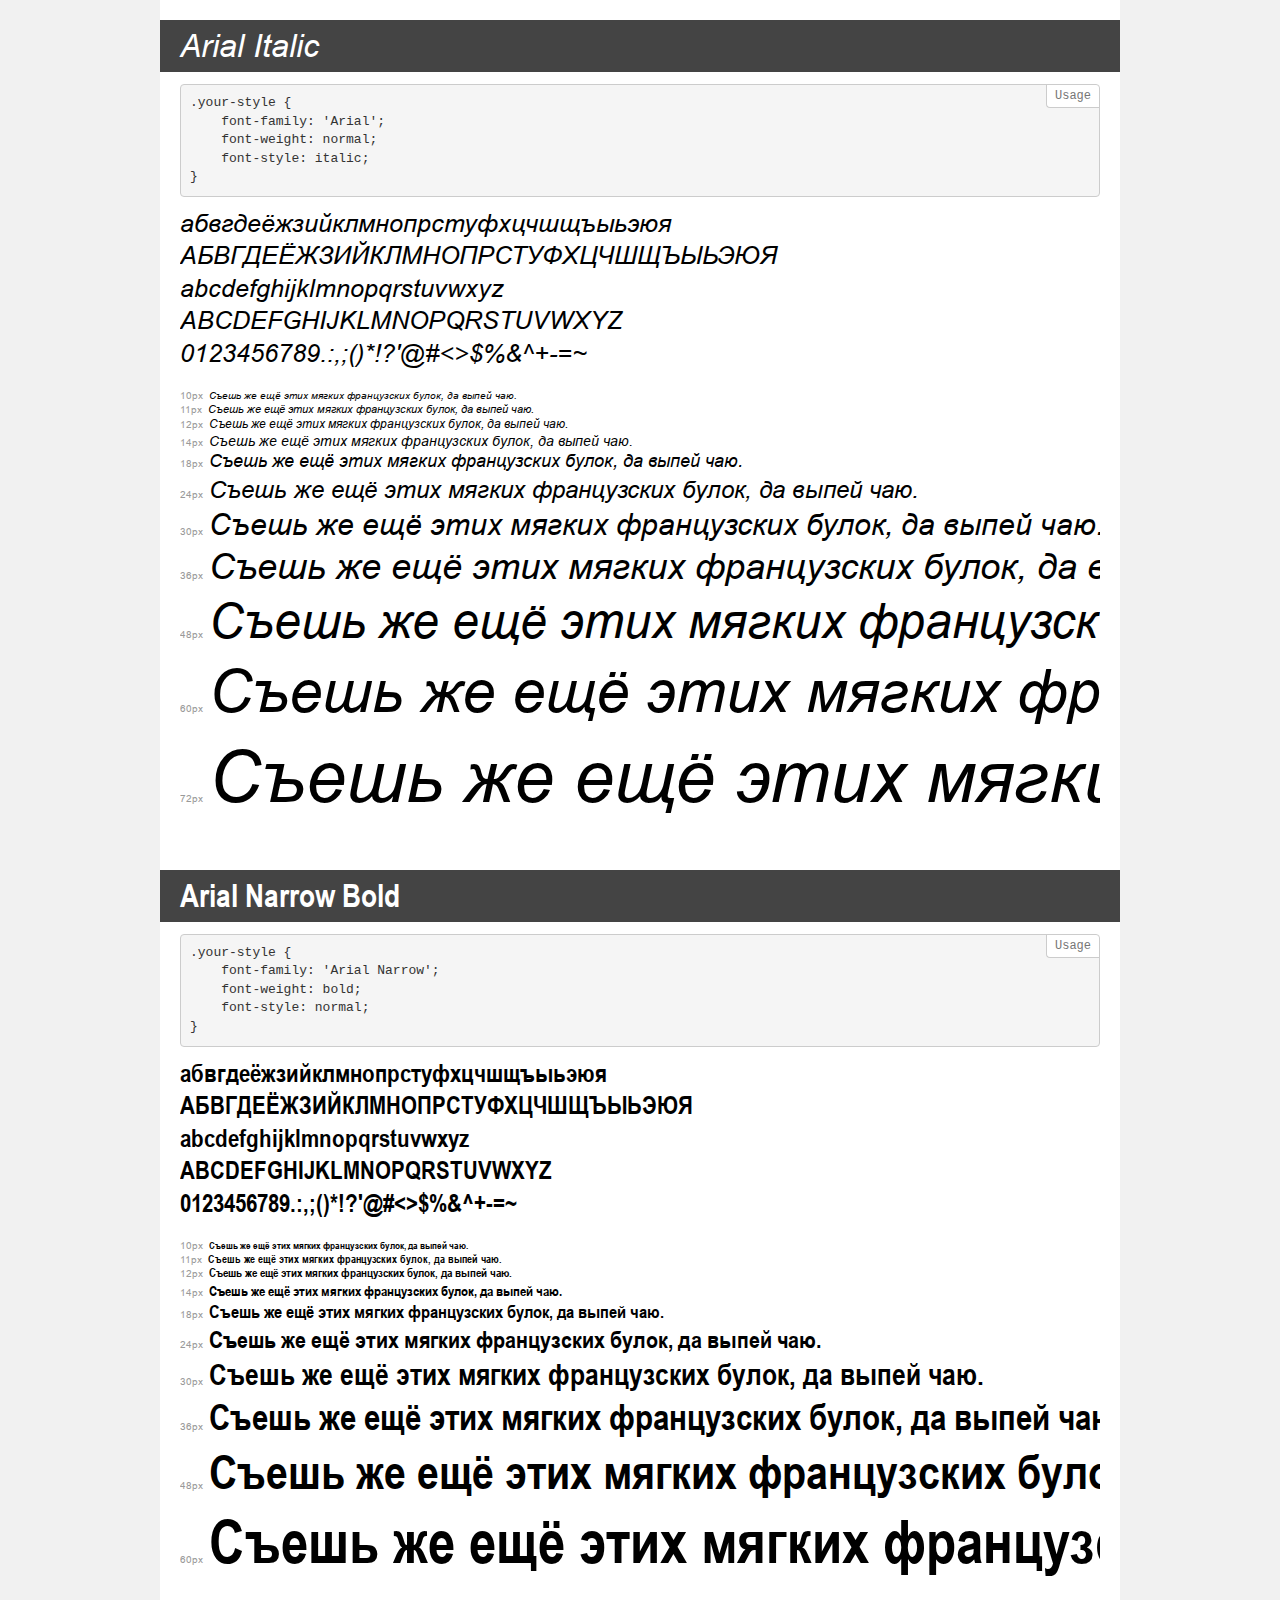
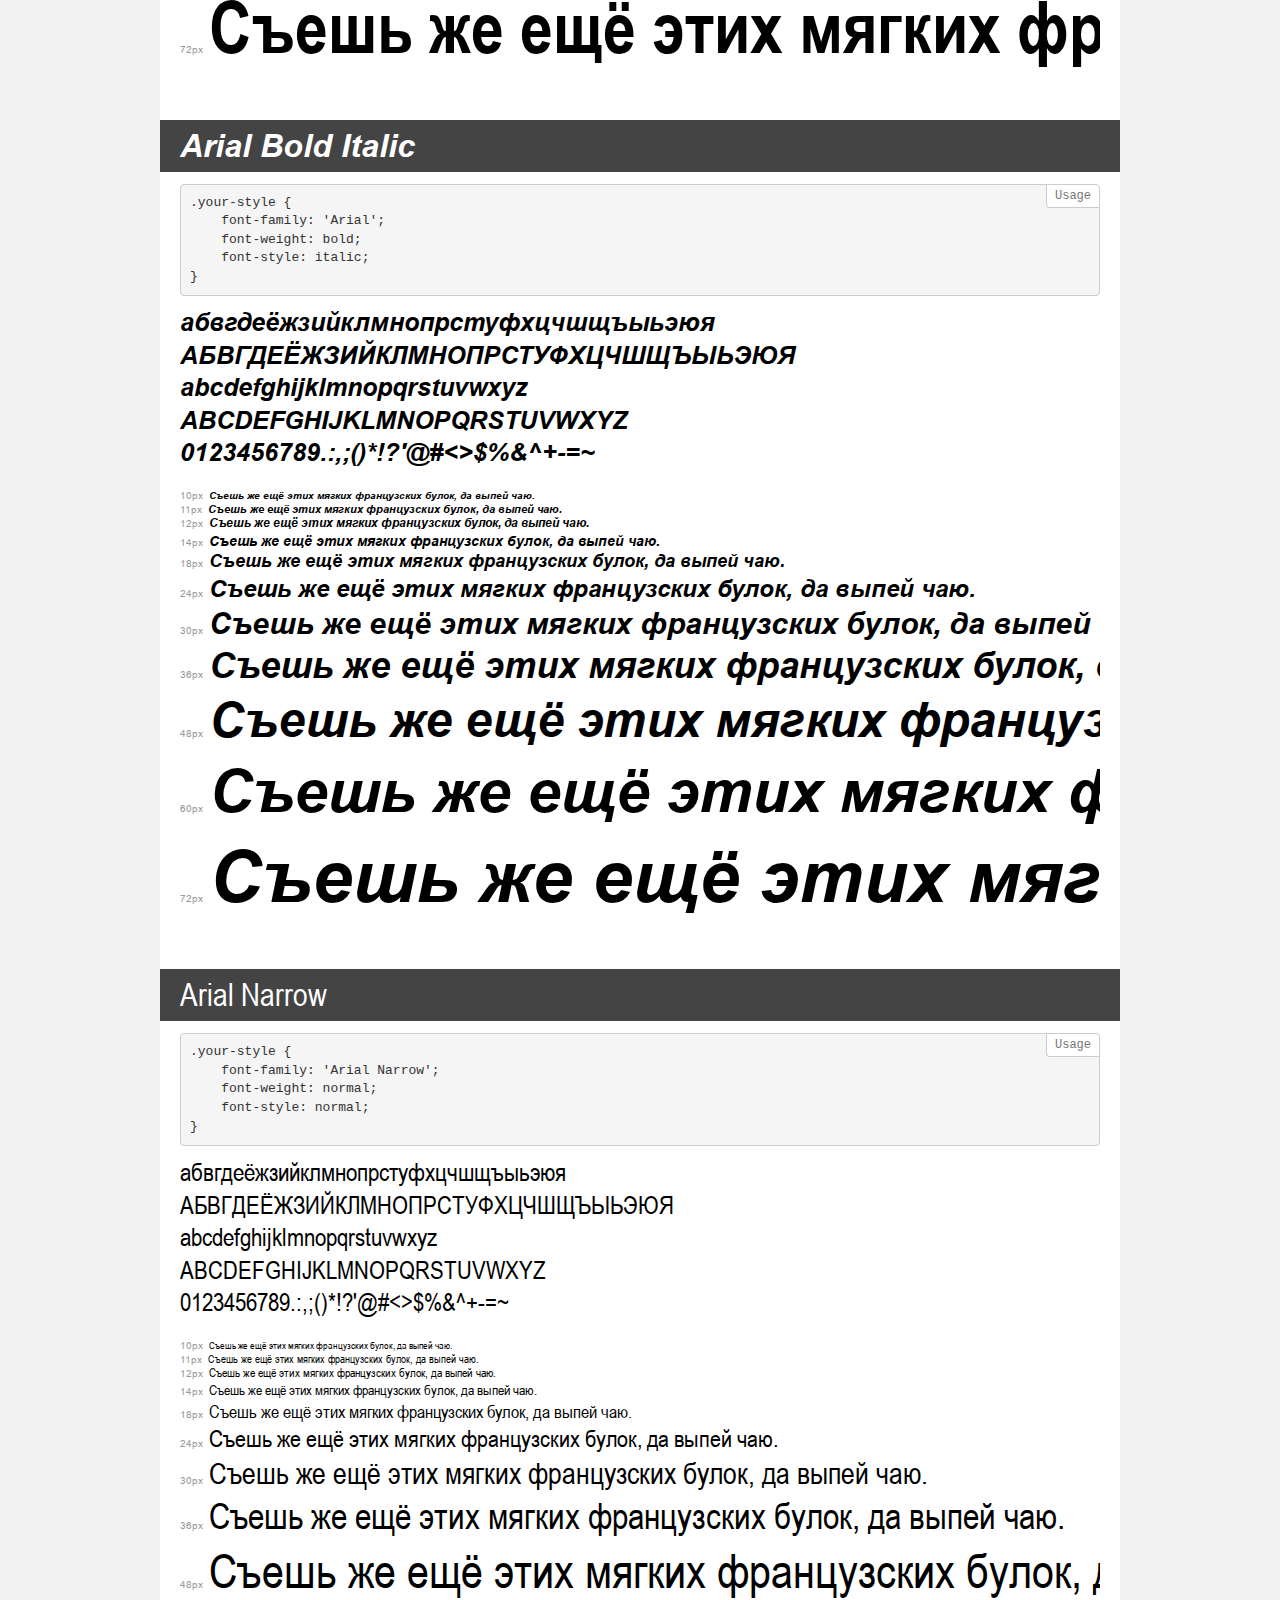
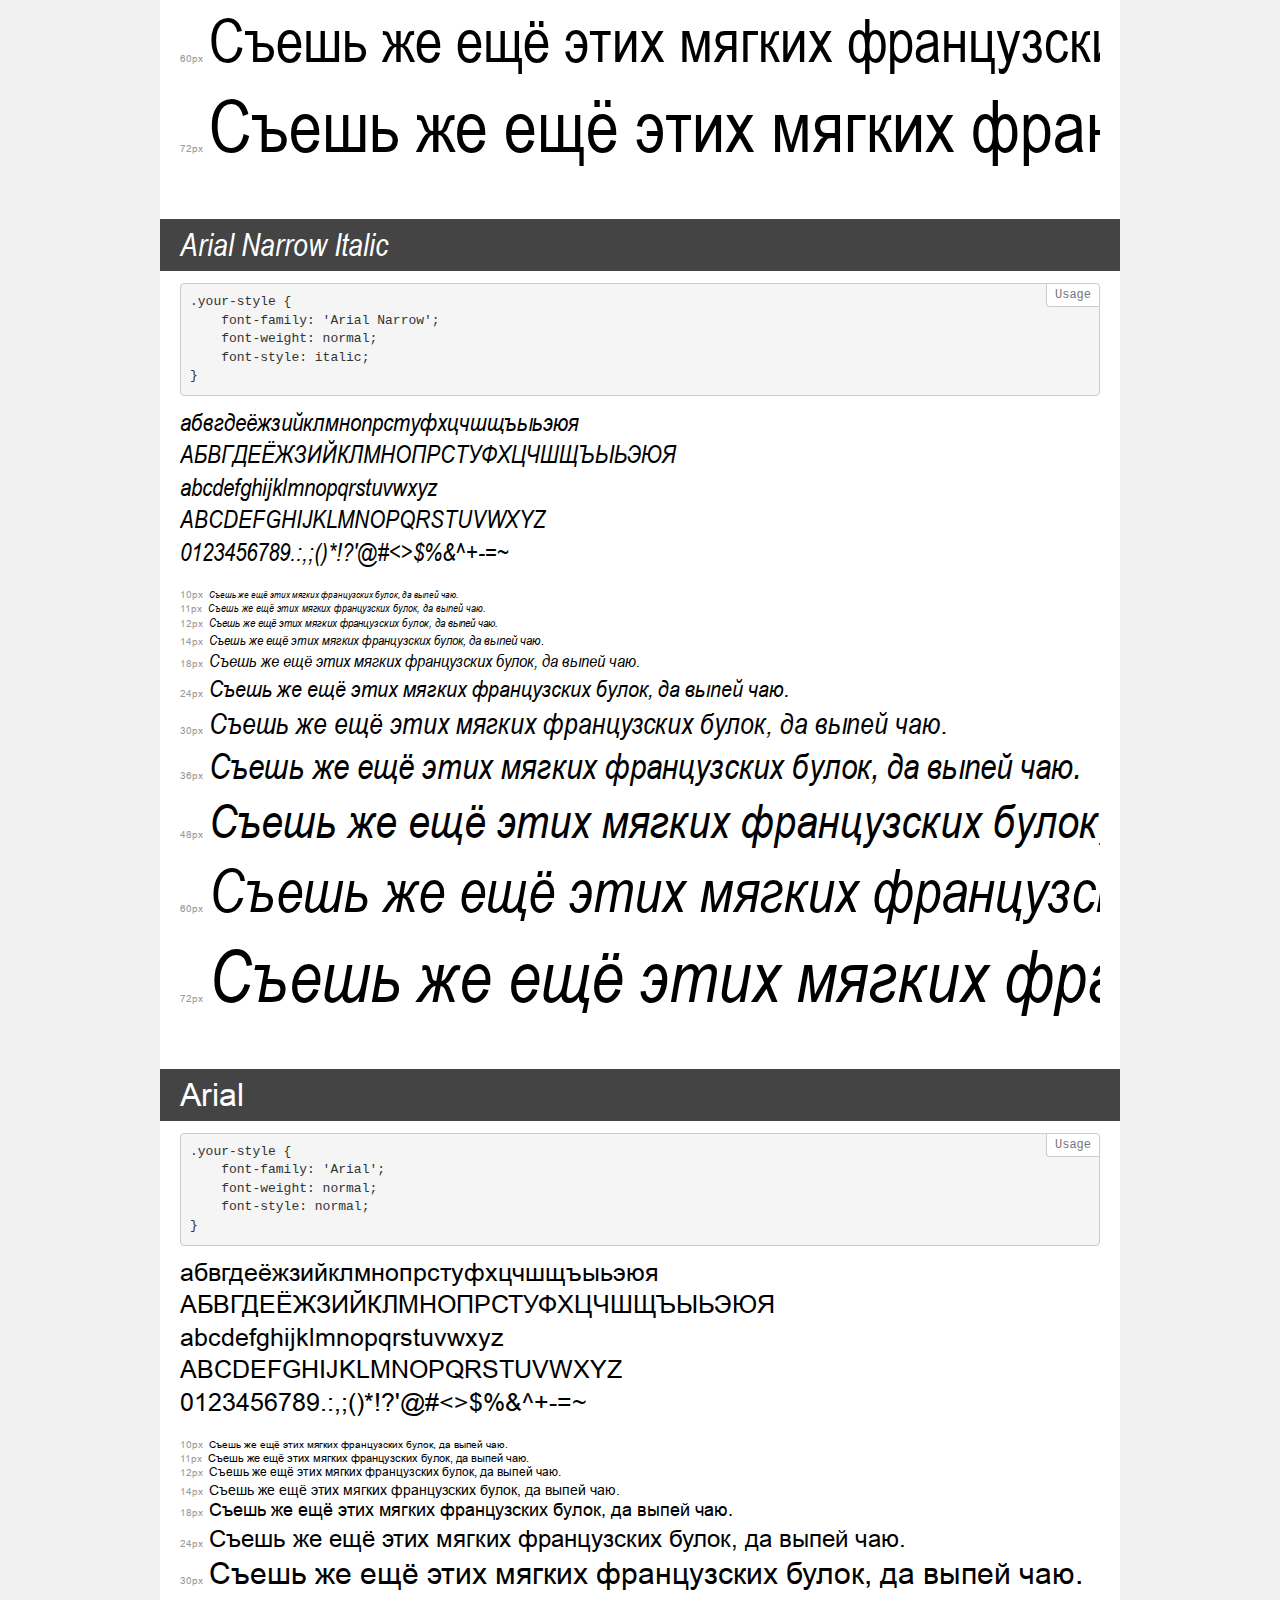
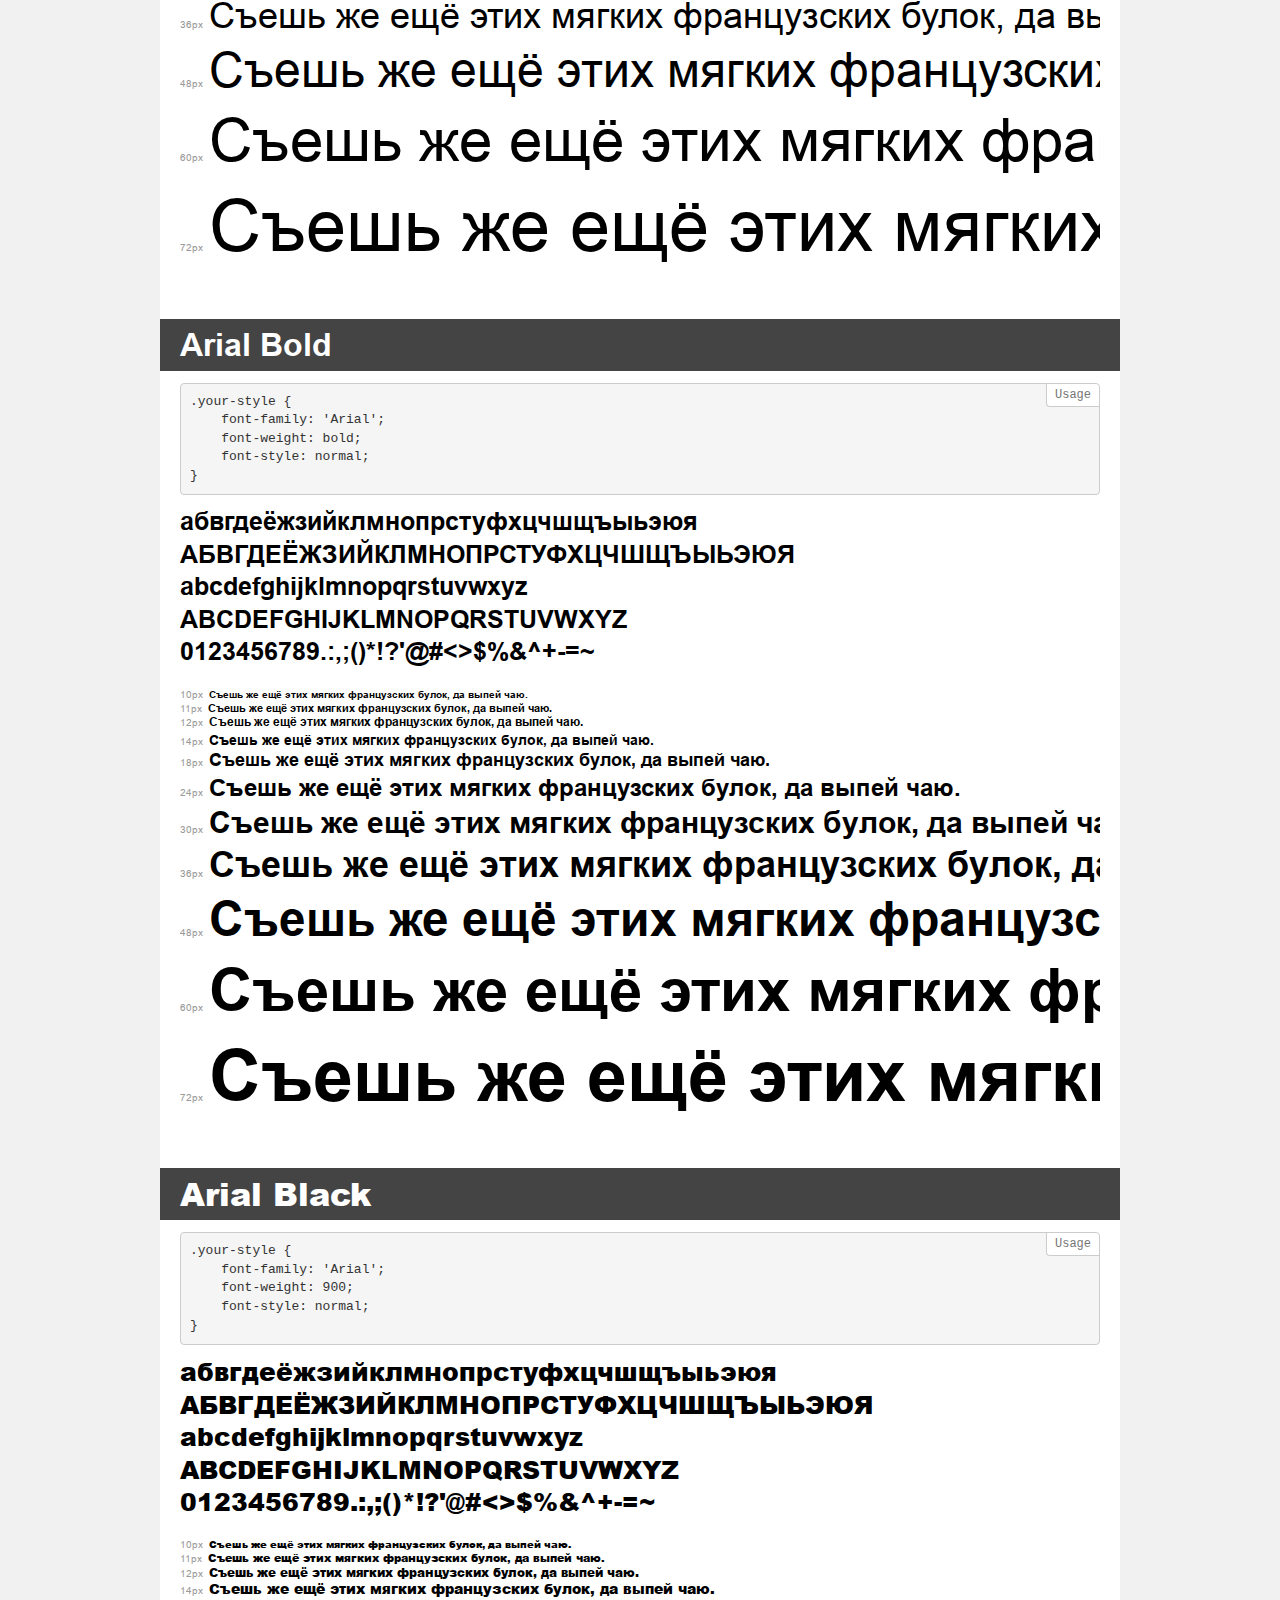
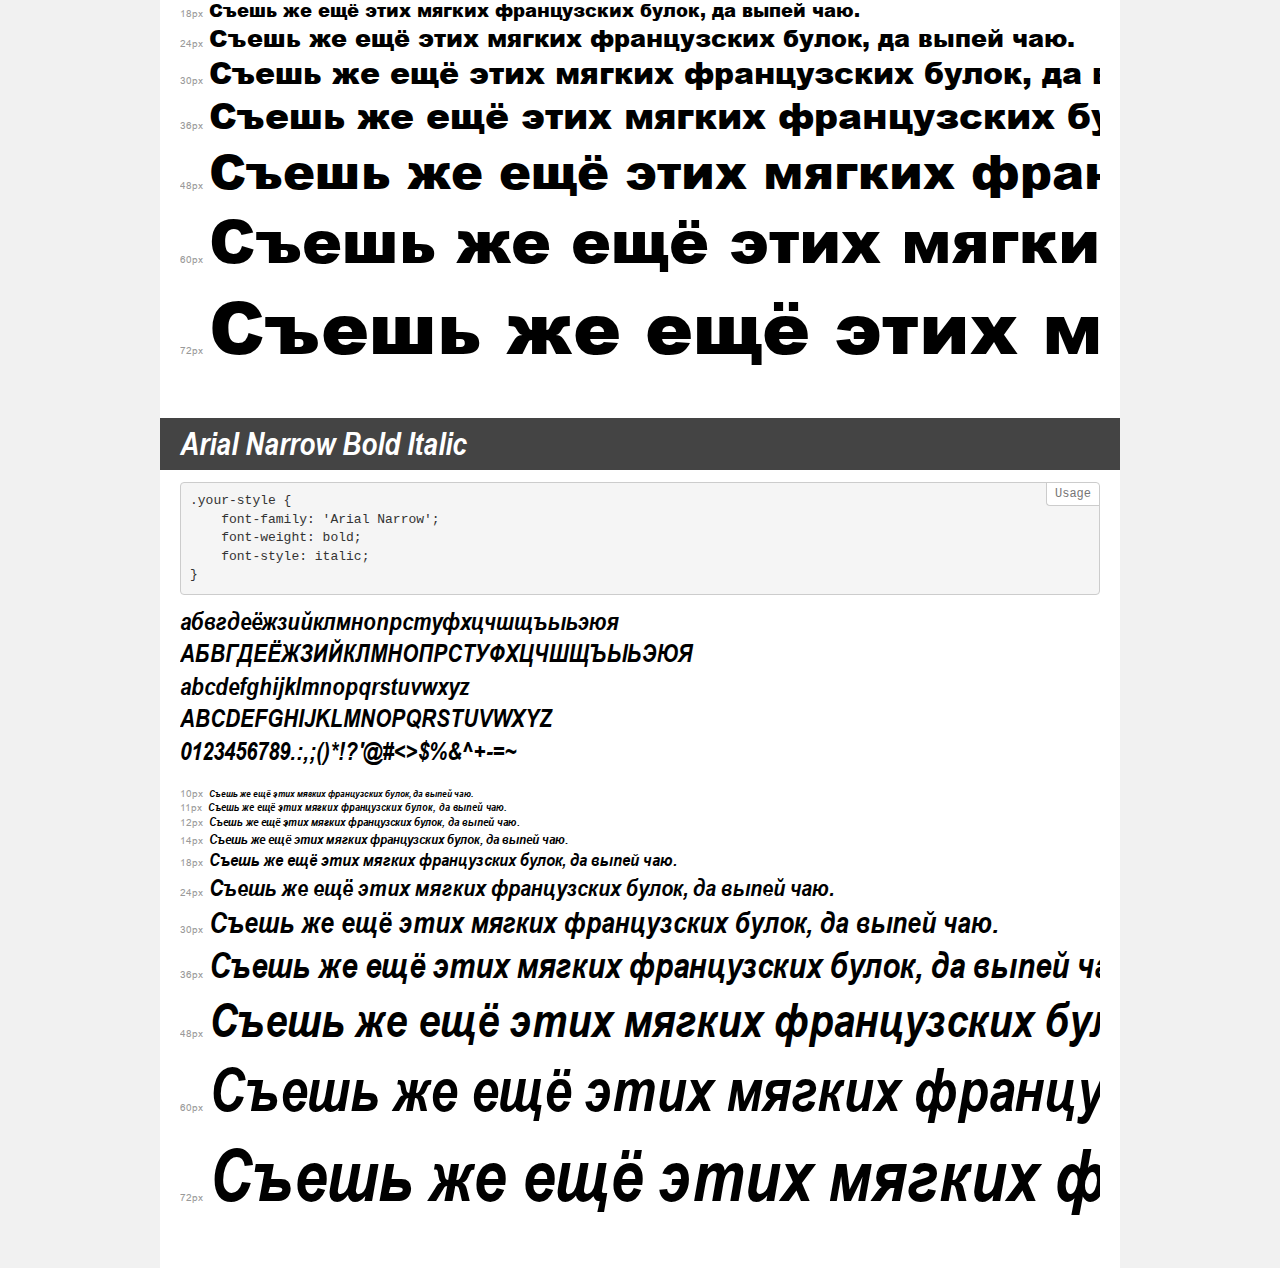
<file: fonts/Arial/demo.html>
<!DOCTYPE html>
<html>
<head>
	<meta charset="utf-8">
	<meta http-equiv="X-UA-Compatible" content="IE=edge">
	<meta name="viewport" content="width=device-width, initial-scale=1">
	<meta name="robots" content="noindex, noarchive">
	<title>Transfonter demo</title>
	<link href="stylesheet.css" rel="stylesheet">
	<style>
		/*
		http://meyerweb.com/eric/tools/css/reset/
		v2.0 | 20110126
		License: none (public domain)
		*/
		html, body, div, span, applet, object, iframe,
		h1, h2, h3, h4, h5, h6, p, blockquote, pre,
		a, abbr, acronym, address, big, cite, code,
		del, dfn, em, img, ins, kbd, q, s, samp,
		small, strike, strong, sub, sup, tt, var,
		b, u, i, center,
		dl, dt, dd, ol, ul, li,
		fieldset, form, label, legend,
		table, caption, tbody, tfoot, thead, tr, th, td,
		article, aside, canvas, details, embed,
		figure, figcaption, footer, header, hgroup,
		menu, nav, output, ruby, section, summary,
		time, mark, audio, video {
			margin: 0;
			padding: 0;
			border: 0;
			font-size: 100%;
			font: inherit;
			vertical-align: baseline;
		}
		/* HTML5 display-role reset for older browsers */
		article, aside, details, figcaption, figure,
		footer, header, hgroup, menu, nav, section {
			display: block;
		}
		body {
			line-height: 1;
		}
		ol, ul {
			list-style: none;
		}
		blockquote, q {
			quotes: none;
		}
		blockquote:before, blockquote:after,
		q:before, q:after {
			content: '';
			content: none;
		}
		table {
			border-collapse: collapse;
			border-spacing: 0;
		}
		/* common styles */
		body {
			background: #f1f1f1;
			color: #000;
		}
		.page {
			background: #fff;
			width: 920px;
			margin: 0 auto;
			padding: 20px 20px 0 20px;
			overflow: hidden;
		}
		.font-container {
			overflow-x: auto;
			overflow-y: hidden;
			margin-bottom: 40px;
			line-height: 1.3;
			white-space: nowrap;
			padding-bottom: 5px;
		}
		h1 {
			position: relative;
			background: #444;
			font-size: 32px;
			color: #fff;
			padding: 10px 20px;
			margin: 0 -20px 12px -20px;
		}
		.letters {
			font-size: 25px;
			margin-bottom: 20px;
		}
		.s10:before {
			content: '10px';
		}
		.s11:before {
			content: '11px';
		}
		.s12:before {
			content: '12px';
		}
		.s14:before {
			content: '14px';
		}
		.s18:before {
			content: '18px';
		}
		.s24:before {
			content: '24px';
		}
		.s30:before {
			content: '30px';
		}
		.s36:before {
			content: '36px';
		}
		.s48:before {
			content: '48px';
		}
		.s60:before {
			content: '60px';
		}
		.s72:before {
			content: '72px';
		}
		.s10:before, .s11:before, .s12:before, .s14:before,
		.s18:before, .s24:before, .s30:before, .s36:before,
		.s48:before, .s60:before, .s72:before {
			font-family: Arial, sans-serif;
			font-size: 10px;
			font-weight: normal;
			font-style: normal;
			color: #999;
			padding-right: 6px;
		}
		pre {
			display: block;
			position: relative;
			padding: 9px;
			margin: 0 0 10px;
			font-family: Monaco, Menlo, Consolas, "Courier New", monospace !important;
			font-size: 13px;
			line-height: 1.428571429;
			color: #333;
			font-weight: normal !important;
			font-style: normal !important;
			background-color: #f5f5f5;
			border: 1px solid #ccc;
			overflow-x: auto;
			border-radius: 4px;
		}
		pre:after {
			display: block;
			position: absolute;
			right: 0;
			top: 0;
			content: 'Usage';
			line-height: 1;
			padding: 5px 8px;
			font-size: 12px;
			color: #767676;
			background-color: #fff;
			border: 1px solid #ccc;
			border-right: none;
			border-top: none;
			border-radius: 0 4px 0 4px;
			z-index: 10;
		}
		/* responsive */
		@media (max-width: 959px) {
			.page {
				width: auto;
				margin: 0;
			}
		}
	</style>
</head>
<body>
<div class="page">
	<div class="demo" style="font-family: 'Arial'; font-weight: normal; font-style: italic;">
		<h1>Arial Italic</h1>
		<pre>.your-style {
    font-family: 'Arial';
    font-weight: normal;
    font-style: italic;
}</pre>
		<div class="font-container">
			<p class="letters">
				абвгдеёжзийклмнопрстуфхцчшщъыьэюя <br />
				АБВГДЕЁЖЗИЙКЛМНОПРСТУФХЦЧШЩЪЫЬЭЮЯ <br />
				abcdefghijklmnopqrstuvwxyz <br />
				ABCDEFGHIJKLMNOPQRSTUVWXYZ <br />				0123456789.:,;()*!?'@#<>$%&^+-=~
			</p>
			<p class="s10" style="font-size: 10px;">Съешь же ещё этих мягких французских булок, да выпей чаю.</p>
			<p class="s11" style="font-size: 11px;">Съешь же ещё этих мягких французских булок, да выпей чаю.</p>
			<p class="s12" style="font-size: 12px;">Съешь же ещё этих мягких французских булок, да выпей чаю.</p>
			<p class="s14" style="font-size: 14px;">Съешь же ещё этих мягких французских булок, да выпей чаю.</p>
			<p class="s18" style="font-size: 18px;">Съешь же ещё этих мягких французских булок, да выпей чаю.</p>
			<p class="s24" style="font-size: 24px;">Съешь же ещё этих мягких французских булок, да выпей чаю.</p>
			<p class="s30" style="font-size: 30px;">Съешь же ещё этих мягких французских булок, да выпей чаю.</p>
			<p class="s36" style="font-size: 36px;">Съешь же ещё этих мягких французских булок, да выпей чаю.</p>
			<p class="s48" style="font-size: 48px;">Съешь же ещё этих мягких французских булок, да выпей чаю.</p>
			<p class="s60" style="font-size: 60px;">Съешь же ещё этих мягких французских булок, да выпей чаю.</p>
			<p class="s72" style="font-size: 72px;">Съешь же ещё этих мягких французских булок, да выпей чаю.</p>
		</div>
	</div>
	<div class="demo" style="font-family: 'Arial Narrow'; font-weight: bold; font-style: normal;">
		<h1>Arial Narrow Bold</h1>
		<pre>.your-style {
    font-family: 'Arial Narrow';
    font-weight: bold;
    font-style: normal;
}</pre>
		<div class="font-container">
			<p class="letters">
				абвгдеёжзийклмнопрстуфхцчшщъыьэюя <br />
				АБВГДЕЁЖЗИЙКЛМНОПРСТУФХЦЧШЩЪЫЬЭЮЯ <br />
				abcdefghijklmnopqrstuvwxyz <br />
				ABCDEFGHIJKLMNOPQRSTUVWXYZ <br />				0123456789.:,;()*!?'@#<>$%&^+-=~
			</p>
			<p class="s10" style="font-size: 10px;">Съешь же ещё этих мягких французских булок, да выпей чаю.</p>
			<p class="s11" style="font-size: 11px;">Съешь же ещё этих мягких французских булок, да выпей чаю.</p>
			<p class="s12" style="font-size: 12px;">Съешь же ещё этих мягких французских булок, да выпей чаю.</p>
			<p class="s14" style="font-size: 14px;">Съешь же ещё этих мягких французских булок, да выпей чаю.</p>
			<p class="s18" style="font-size: 18px;">Съешь же ещё этих мягких французских булок, да выпей чаю.</p>
			<p class="s24" style="font-size: 24px;">Съешь же ещё этих мягких французских булок, да выпей чаю.</p>
			<p class="s30" style="font-size: 30px;">Съешь же ещё этих мягких французских булок, да выпей чаю.</p>
			<p class="s36" style="font-size: 36px;">Съешь же ещё этих мягких французских булок, да выпей чаю.</p>
			<p class="s48" style="font-size: 48px;">Съешь же ещё этих мягких французских булок, да выпей чаю.</p>
			<p class="s60" style="font-size: 60px;">Съешь же ещё этих мягких французских булок, да выпей чаю.</p>
			<p class="s72" style="font-size: 72px;">Съешь же ещё этих мягких французских булок, да выпей чаю.</p>
		</div>
	</div>
	<div class="demo" style="font-family: 'Arial'; font-weight: bold; font-style: italic;">
		<h1>Arial Bold Italic</h1>
		<pre>.your-style {
    font-family: 'Arial';
    font-weight: bold;
    font-style: italic;
}</pre>
		<div class="font-container">
			<p class="letters">
				абвгдеёжзийклмнопрстуфхцчшщъыьэюя <br />
				АБВГДЕЁЖЗИЙКЛМНОПРСТУФХЦЧШЩЪЫЬЭЮЯ <br />
				abcdefghijklmnopqrstuvwxyz <br />
				ABCDEFGHIJKLMNOPQRSTUVWXYZ <br />				0123456789.:,;()*!?'@#<>$%&^+-=~
			</p>
			<p class="s10" style="font-size: 10px;">Съешь же ещё этих мягких французских булок, да выпей чаю.</p>
			<p class="s11" style="font-size: 11px;">Съешь же ещё этих мягких французских булок, да выпей чаю.</p>
			<p class="s12" style="font-size: 12px;">Съешь же ещё этих мягких французских булок, да выпей чаю.</p>
			<p class="s14" style="font-size: 14px;">Съешь же ещё этих мягких французских булок, да выпей чаю.</p>
			<p class="s18" style="font-size: 18px;">Съешь же ещё этих мягких французских булок, да выпей чаю.</p>
			<p class="s24" style="font-size: 24px;">Съешь же ещё этих мягких французских булок, да выпей чаю.</p>
			<p class="s30" style="font-size: 30px;">Съешь же ещё этих мягких французских булок, да выпей чаю.</p>
			<p class="s36" style="font-size: 36px;">Съешь же ещё этих мягких французских булок, да выпей чаю.</p>
			<p class="s48" style="font-size: 48px;">Съешь же ещё этих мягких французских булок, да выпей чаю.</p>
			<p class="s60" style="font-size: 60px;">Съешь же ещё этих мягких французских булок, да выпей чаю.</p>
			<p class="s72" style="font-size: 72px;">Съешь же ещё этих мягких французских булок, да выпей чаю.</p>
		</div>
	</div>
	<div class="demo" style="font-family: 'Arial Narrow'; font-weight: normal; font-style: normal;">
		<h1>Arial Narrow</h1>
		<pre>.your-style {
    font-family: 'Arial Narrow';
    font-weight: normal;
    font-style: normal;
}</pre>
		<div class="font-container">
			<p class="letters">
				абвгдеёжзийклмнопрстуфхцчшщъыьэюя <br />
				АБВГДЕЁЖЗИЙКЛМНОПРСТУФХЦЧШЩЪЫЬЭЮЯ <br />
				abcdefghijklmnopqrstuvwxyz <br />
				ABCDEFGHIJKLMNOPQRSTUVWXYZ <br />				0123456789.:,;()*!?'@#<>$%&^+-=~
			</p>
			<p class="s10" style="font-size: 10px;">Съешь же ещё этих мягких французских булок, да выпей чаю.</p>
			<p class="s11" style="font-size: 11px;">Съешь же ещё этих мягких французских булок, да выпей чаю.</p>
			<p class="s12" style="font-size: 12px;">Съешь же ещё этих мягких французских булок, да выпей чаю.</p>
			<p class="s14" style="font-size: 14px;">Съешь же ещё этих мягких французских булок, да выпей чаю.</p>
			<p class="s18" style="font-size: 18px;">Съешь же ещё этих мягких французских булок, да выпей чаю.</p>
			<p class="s24" style="font-size: 24px;">Съешь же ещё этих мягких французских булок, да выпей чаю.</p>
			<p class="s30" style="font-size: 30px;">Съешь же ещё этих мягких французских булок, да выпей чаю.</p>
			<p class="s36" style="font-size: 36px;">Съешь же ещё этих мягких французских булок, да выпей чаю.</p>
			<p class="s48" style="font-size: 48px;">Съешь же ещё этих мягких французских булок, да выпей чаю.</p>
			<p class="s60" style="font-size: 60px;">Съешь же ещё этих мягких французских булок, да выпей чаю.</p>
			<p class="s72" style="font-size: 72px;">Съешь же ещё этих мягких французских булок, да выпей чаю.</p>
		</div>
	</div>
	<div class="demo" style="font-family: 'Arial Narrow'; font-weight: normal; font-style: italic;">
		<h1>Arial Narrow Italic</h1>
		<pre>.your-style {
    font-family: 'Arial Narrow';
    font-weight: normal;
    font-style: italic;
}</pre>
		<div class="font-container">
			<p class="letters">
				абвгдеёжзийклмнопрстуфхцчшщъыьэюя <br />
				АБВГДЕЁЖЗИЙКЛМНОПРСТУФХЦЧШЩЪЫЬЭЮЯ <br />
				abcdefghijklmnopqrstuvwxyz <br />
				ABCDEFGHIJKLMNOPQRSTUVWXYZ <br />				0123456789.:,;()*!?'@#<>$%&^+-=~
			</p>
			<p class="s10" style="font-size: 10px;">Съешь же ещё этих мягких французских булок, да выпей чаю.</p>
			<p class="s11" style="font-size: 11px;">Съешь же ещё этих мягких французских булок, да выпей чаю.</p>
			<p class="s12" style="font-size: 12px;">Съешь же ещё этих мягких французских булок, да выпей чаю.</p>
			<p class="s14" style="font-size: 14px;">Съешь же ещё этих мягких французских булок, да выпей чаю.</p>
			<p class="s18" style="font-size: 18px;">Съешь же ещё этих мягких французских булок, да выпей чаю.</p>
			<p class="s24" style="font-size: 24px;">Съешь же ещё этих мягких французских булок, да выпей чаю.</p>
			<p class="s30" style="font-size: 30px;">Съешь же ещё этих мягких французских булок, да выпей чаю.</p>
			<p class="s36" style="font-size: 36px;">Съешь же ещё этих мягких французских булок, да выпей чаю.</p>
			<p class="s48" style="font-size: 48px;">Съешь же ещё этих мягких французских булок, да выпей чаю.</p>
			<p class="s60" style="font-size: 60px;">Съешь же ещё этих мягких французских булок, да выпей чаю.</p>
			<p class="s72" style="font-size: 72px;">Съешь же ещё этих мягких французских булок, да выпей чаю.</p>
		</div>
	</div>
	<div class="demo" style="font-family: 'Arial'; font-weight: normal; font-style: normal;">
		<h1>Arial</h1>
		<pre>.your-style {
    font-family: 'Arial';
    font-weight: normal;
    font-style: normal;
}</pre>
		<div class="font-container">
			<p class="letters">
				абвгдеёжзийклмнопрстуфхцчшщъыьэюя <br />
				АБВГДЕЁЖЗИЙКЛМНОПРСТУФХЦЧШЩЪЫЬЭЮЯ <br />
				abcdefghijklmnopqrstuvwxyz <br />
				ABCDEFGHIJKLMNOPQRSTUVWXYZ <br />				0123456789.:,;()*!?'@#<>$%&^+-=~
			</p>
			<p class="s10" style="font-size: 10px;">Съешь же ещё этих мягких французских булок, да выпей чаю.</p>
			<p class="s11" style="font-size: 11px;">Съешь же ещё этих мягких французских булок, да выпей чаю.</p>
			<p class="s12" style="font-size: 12px;">Съешь же ещё этих мягких французских булок, да выпей чаю.</p>
			<p class="s14" style="font-size: 14px;">Съешь же ещё этих мягких французских булок, да выпей чаю.</p>
			<p class="s18" style="font-size: 18px;">Съешь же ещё этих мягких французских булок, да выпей чаю.</p>
			<p class="s24" style="font-size: 24px;">Съешь же ещё этих мягких французских булок, да выпей чаю.</p>
			<p class="s30" style="font-size: 30px;">Съешь же ещё этих мягких французских булок, да выпей чаю.</p>
			<p class="s36" style="font-size: 36px;">Съешь же ещё этих мягких французских булок, да выпей чаю.</p>
			<p class="s48" style="font-size: 48px;">Съешь же ещё этих мягких французских булок, да выпей чаю.</p>
			<p class="s60" style="font-size: 60px;">Съешь же ещё этих мягких французских булок, да выпей чаю.</p>
			<p class="s72" style="font-size: 72px;">Съешь же ещё этих мягких французских булок, да выпей чаю.</p>
		</div>
	</div>
	<div class="demo" style="font-family: 'Arial'; font-weight: bold; font-style: normal;">
		<h1>Arial Bold</h1>
		<pre>.your-style {
    font-family: 'Arial';
    font-weight: bold;
    font-style: normal;
}</pre>
		<div class="font-container">
			<p class="letters">
				абвгдеёжзийклмнопрстуфхцчшщъыьэюя <br />
				АБВГДЕЁЖЗИЙКЛМНОПРСТУФХЦЧШЩЪЫЬЭЮЯ <br />
				abcdefghijklmnopqrstuvwxyz <br />
				ABCDEFGHIJKLMNOPQRSTUVWXYZ <br />				0123456789.:,;()*!?'@#<>$%&^+-=~
			</p>
			<p class="s10" style="font-size: 10px;">Съешь же ещё этих мягких французских булок, да выпей чаю.</p>
			<p class="s11" style="font-size: 11px;">Съешь же ещё этих мягких французских булок, да выпей чаю.</p>
			<p class="s12" style="font-size: 12px;">Съешь же ещё этих мягких французских булок, да выпей чаю.</p>
			<p class="s14" style="font-size: 14px;">Съешь же ещё этих мягких французских булок, да выпей чаю.</p>
			<p class="s18" style="font-size: 18px;">Съешь же ещё этих мягких французских булок, да выпей чаю.</p>
			<p class="s24" style="font-size: 24px;">Съешь же ещё этих мягких французских булок, да выпей чаю.</p>
			<p class="s30" style="font-size: 30px;">Съешь же ещё этих мягких французских булок, да выпей чаю.</p>
			<p class="s36" style="font-size: 36px;">Съешь же ещё этих мягких французских булок, да выпей чаю.</p>
			<p class="s48" style="font-size: 48px;">Съешь же ещё этих мягких французских булок, да выпей чаю.</p>
			<p class="s60" style="font-size: 60px;">Съешь же ещё этих мягких французских булок, да выпей чаю.</p>
			<p class="s72" style="font-size: 72px;">Съешь же ещё этих мягких французских булок, да выпей чаю.</p>
		</div>
	</div>
	<div class="demo" style="font-family: 'Arial'; font-weight: 900; font-style: normal;">
		<h1>Arial Black</h1>
		<pre>.your-style {
    font-family: 'Arial';
    font-weight: 900;
    font-style: normal;
}</pre>
		<div class="font-container">
			<p class="letters">
				абвгдеёжзийклмнопрстуфхцчшщъыьэюя <br />
				АБВГДЕЁЖЗИЙКЛМНОПРСТУФХЦЧШЩЪЫЬЭЮЯ <br />
				abcdefghijklmnopqrstuvwxyz <br />
				ABCDEFGHIJKLMNOPQRSTUVWXYZ <br />				0123456789.:,;()*!?'@#<>$%&^+-=~
			</p>
			<p class="s10" style="font-size: 10px;">Съешь же ещё этих мягких французских булок, да выпей чаю.</p>
			<p class="s11" style="font-size: 11px;">Съешь же ещё этих мягких французских булок, да выпей чаю.</p>
			<p class="s12" style="font-size: 12px;">Съешь же ещё этих мягких французских булок, да выпей чаю.</p>
			<p class="s14" style="font-size: 14px;">Съешь же ещё этих мягких французских булок, да выпей чаю.</p>
			<p class="s18" style="font-size: 18px;">Съешь же ещё этих мягких французских булок, да выпей чаю.</p>
			<p class="s24" style="font-size: 24px;">Съешь же ещё этих мягких французских булок, да выпей чаю.</p>
			<p class="s30" style="font-size: 30px;">Съешь же ещё этих мягких французских булок, да выпей чаю.</p>
			<p class="s36" style="font-size: 36px;">Съешь же ещё этих мягких французских булок, да выпей чаю.</p>
			<p class="s48" style="font-size: 48px;">Съешь же ещё этих мягких французских булок, да выпей чаю.</p>
			<p class="s60" style="font-size: 60px;">Съешь же ещё этих мягких французских булок, да выпей чаю.</p>
			<p class="s72" style="font-size: 72px;">Съешь же ещё этих мягких французских булок, да выпей чаю.</p>
		</div>
	</div>
	<div class="demo" style="font-family: 'Arial Narrow'; font-weight: bold; font-style: italic;">
		<h1>Arial Narrow Bold Italic</h1>
		<pre>.your-style {
    font-family: 'Arial Narrow';
    font-weight: bold;
    font-style: italic;
}</pre>
		<div class="font-container">
			<p class="letters">
				абвгдеёжзийклмнопрстуфхцчшщъыьэюя <br />
				АБВГДЕЁЖЗИЙКЛМНОПРСТУФХЦЧШЩЪЫЬЭЮЯ <br />
				abcdefghijklmnopqrstuvwxyz <br />
				ABCDEFGHIJKLMNOPQRSTUVWXYZ <br />				0123456789.:,;()*!?'@#<>$%&^+-=~
			</p>
			<p class="s10" style="font-size: 10px;">Съешь же ещё этих мягких французских булок, да выпей чаю.</p>
			<p class="s11" style="font-size: 11px;">Съешь же ещё этих мягких французских булок, да выпей чаю.</p>
			<p class="s12" style="font-size: 12px;">Съешь же ещё этих мягких французских булок, да выпей чаю.</p>
			<p class="s14" style="font-size: 14px;">Съешь же ещё этих мягких французских булок, да выпей чаю.</p>
			<p class="s18" style="font-size: 18px;">Съешь же ещё этих мягких французских булок, да выпей чаю.</p>
			<p class="s24" style="font-size: 24px;">Съешь же ещё этих мягких французских булок, да выпей чаю.</p>
			<p class="s30" style="font-size: 30px;">Съешь же ещё этих мягких французских булок, да выпей чаю.</p>
			<p class="s36" style="font-size: 36px;">Съешь же ещё этих мягких французских булок, да выпей чаю.</p>
			<p class="s48" style="font-size: 48px;">Съешь же ещё этих мягких французских булок, да выпей чаю.</p>
			<p class="s60" style="font-size: 60px;">Съешь же ещё этих мягких французских булок, да выпей чаю.</p>
			<p class="s72" style="font-size: 72px;">Съешь же ещё этих мягких французских булок, да выпей чаю.</p>
		</div>
	</div>
</div>
</body>
</html>
</file>
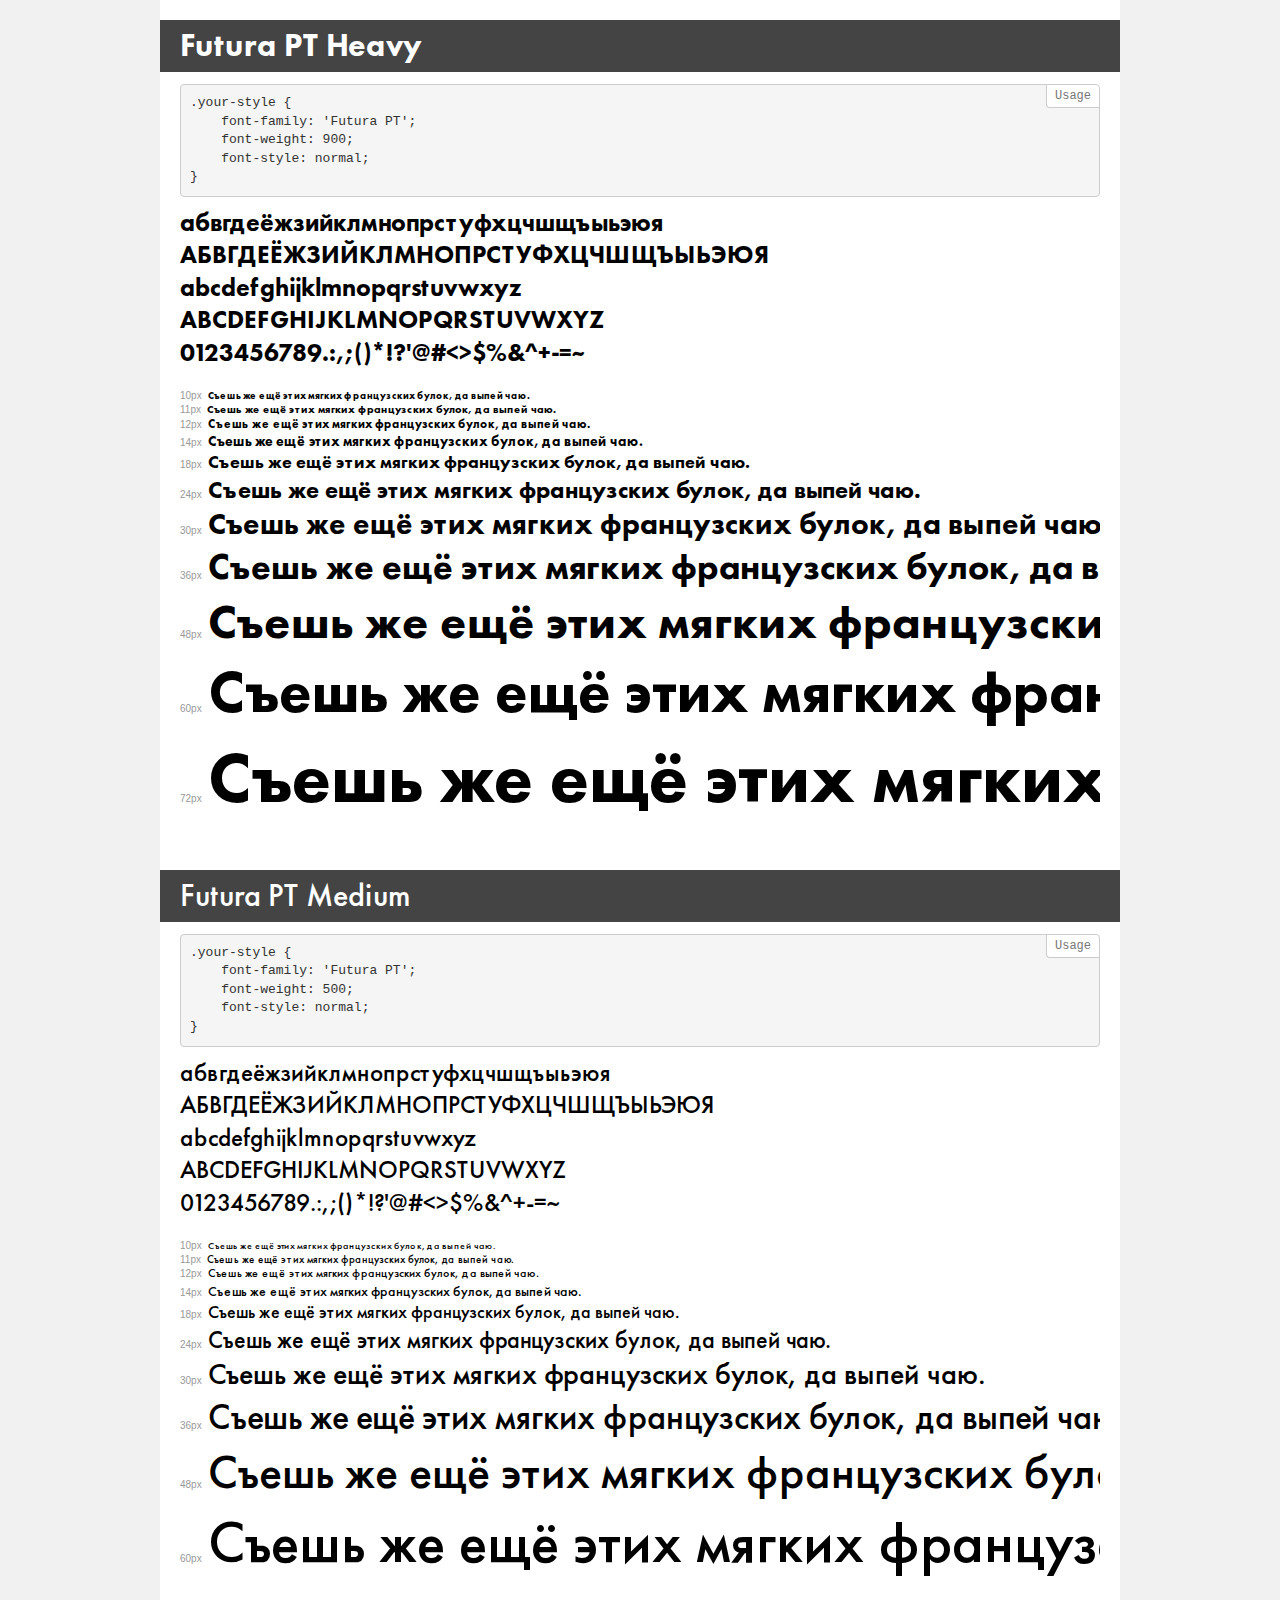
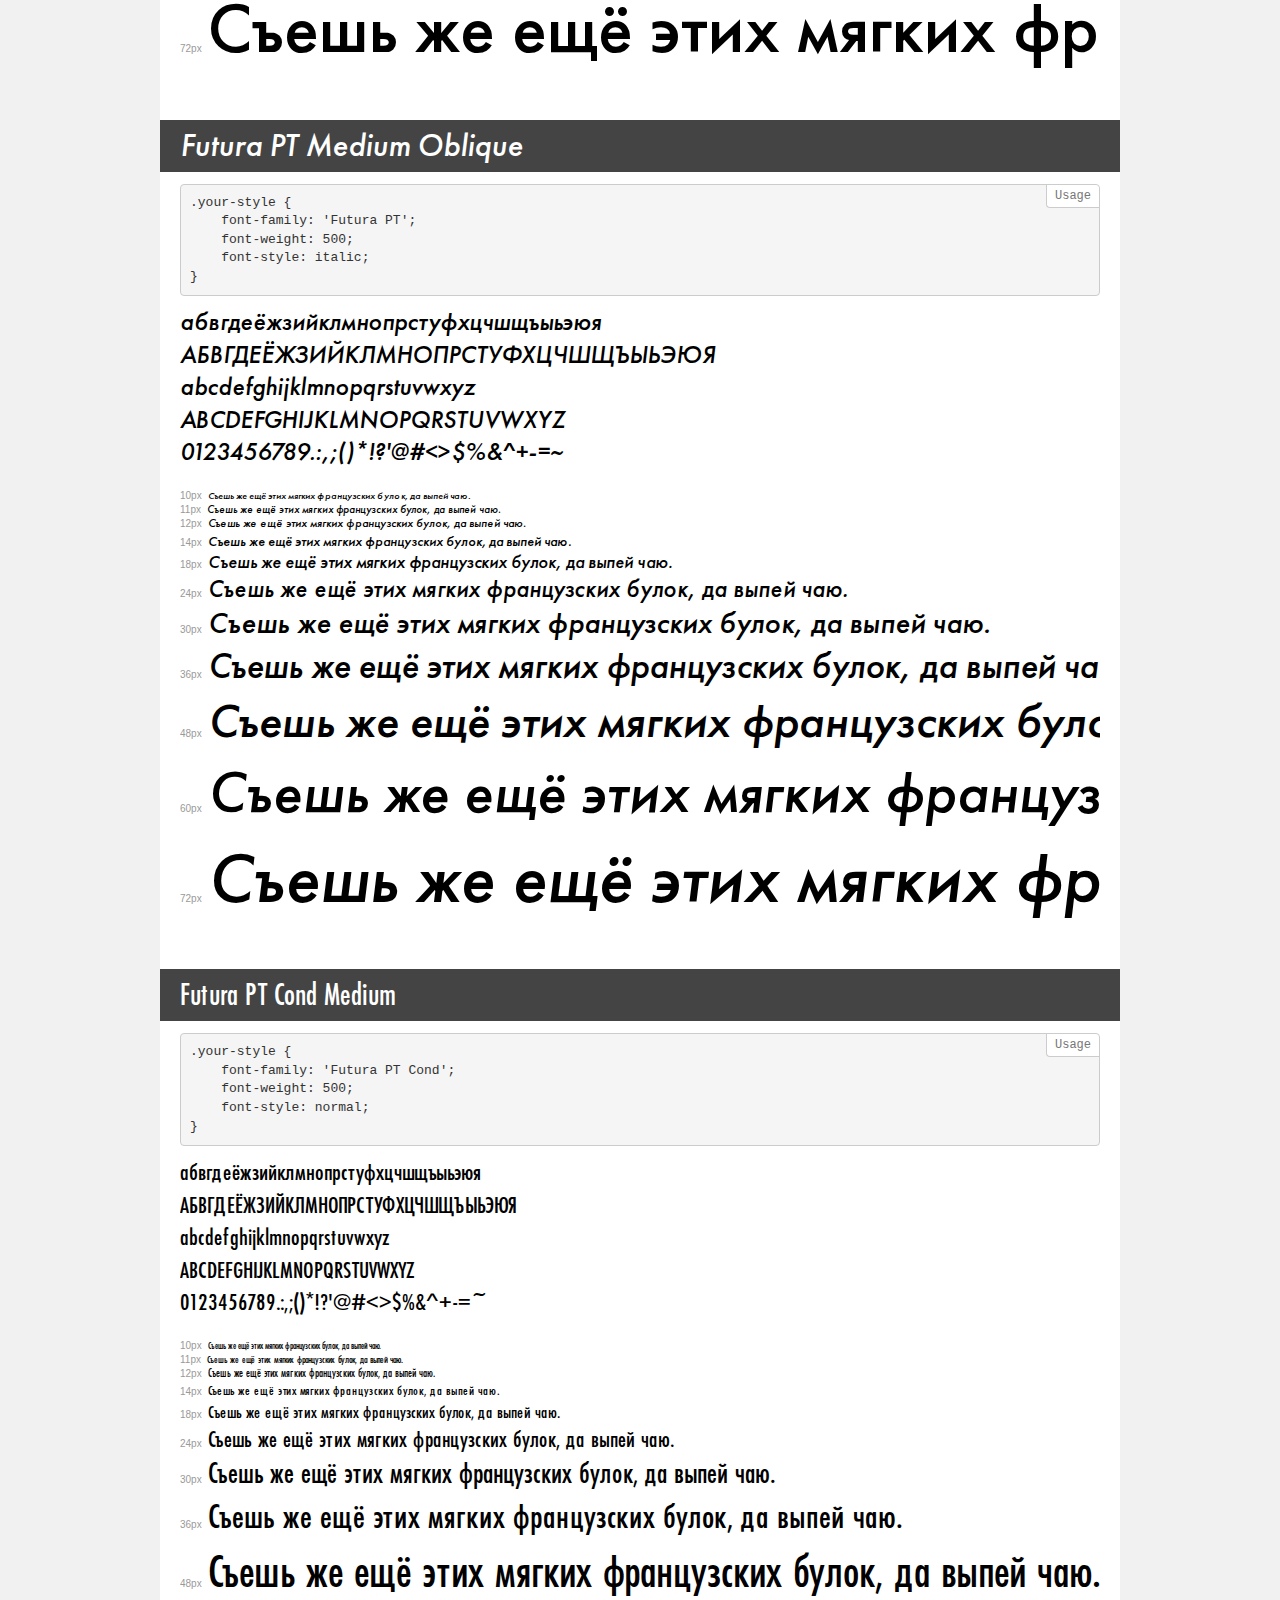
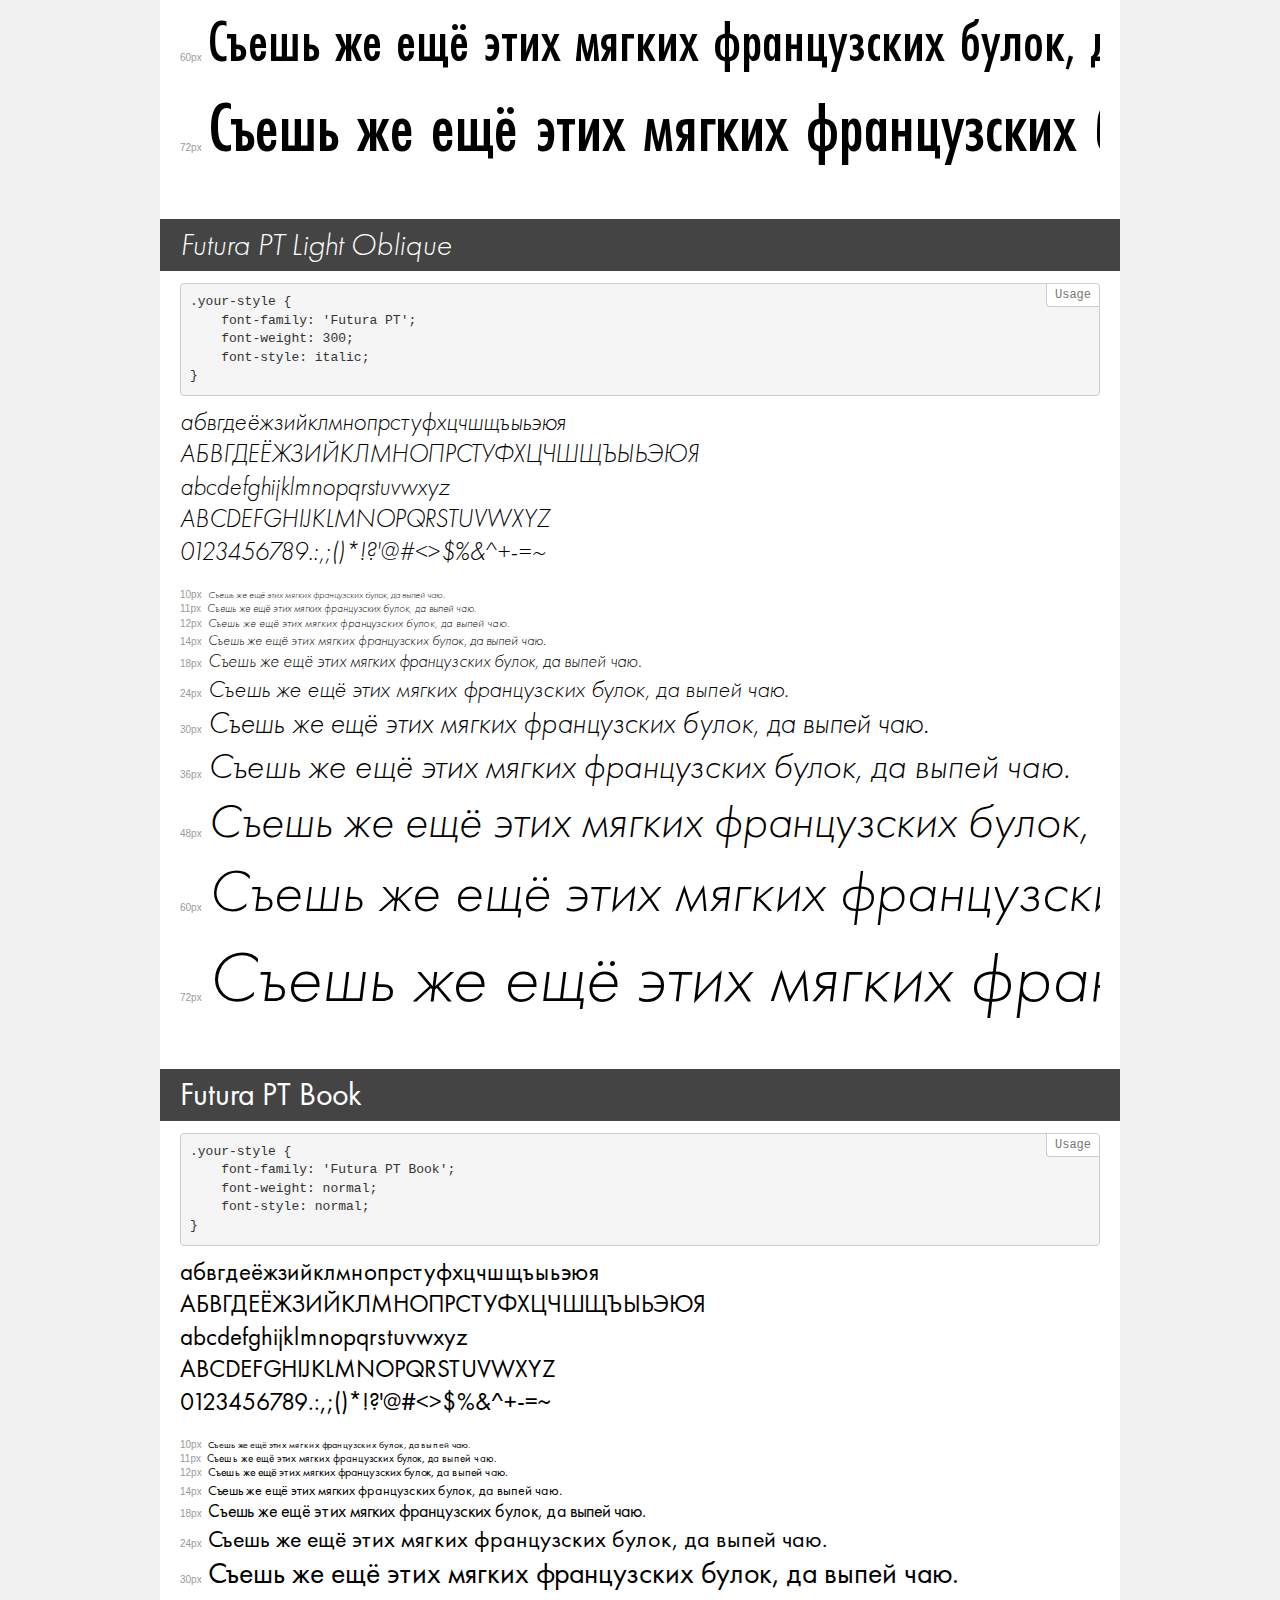
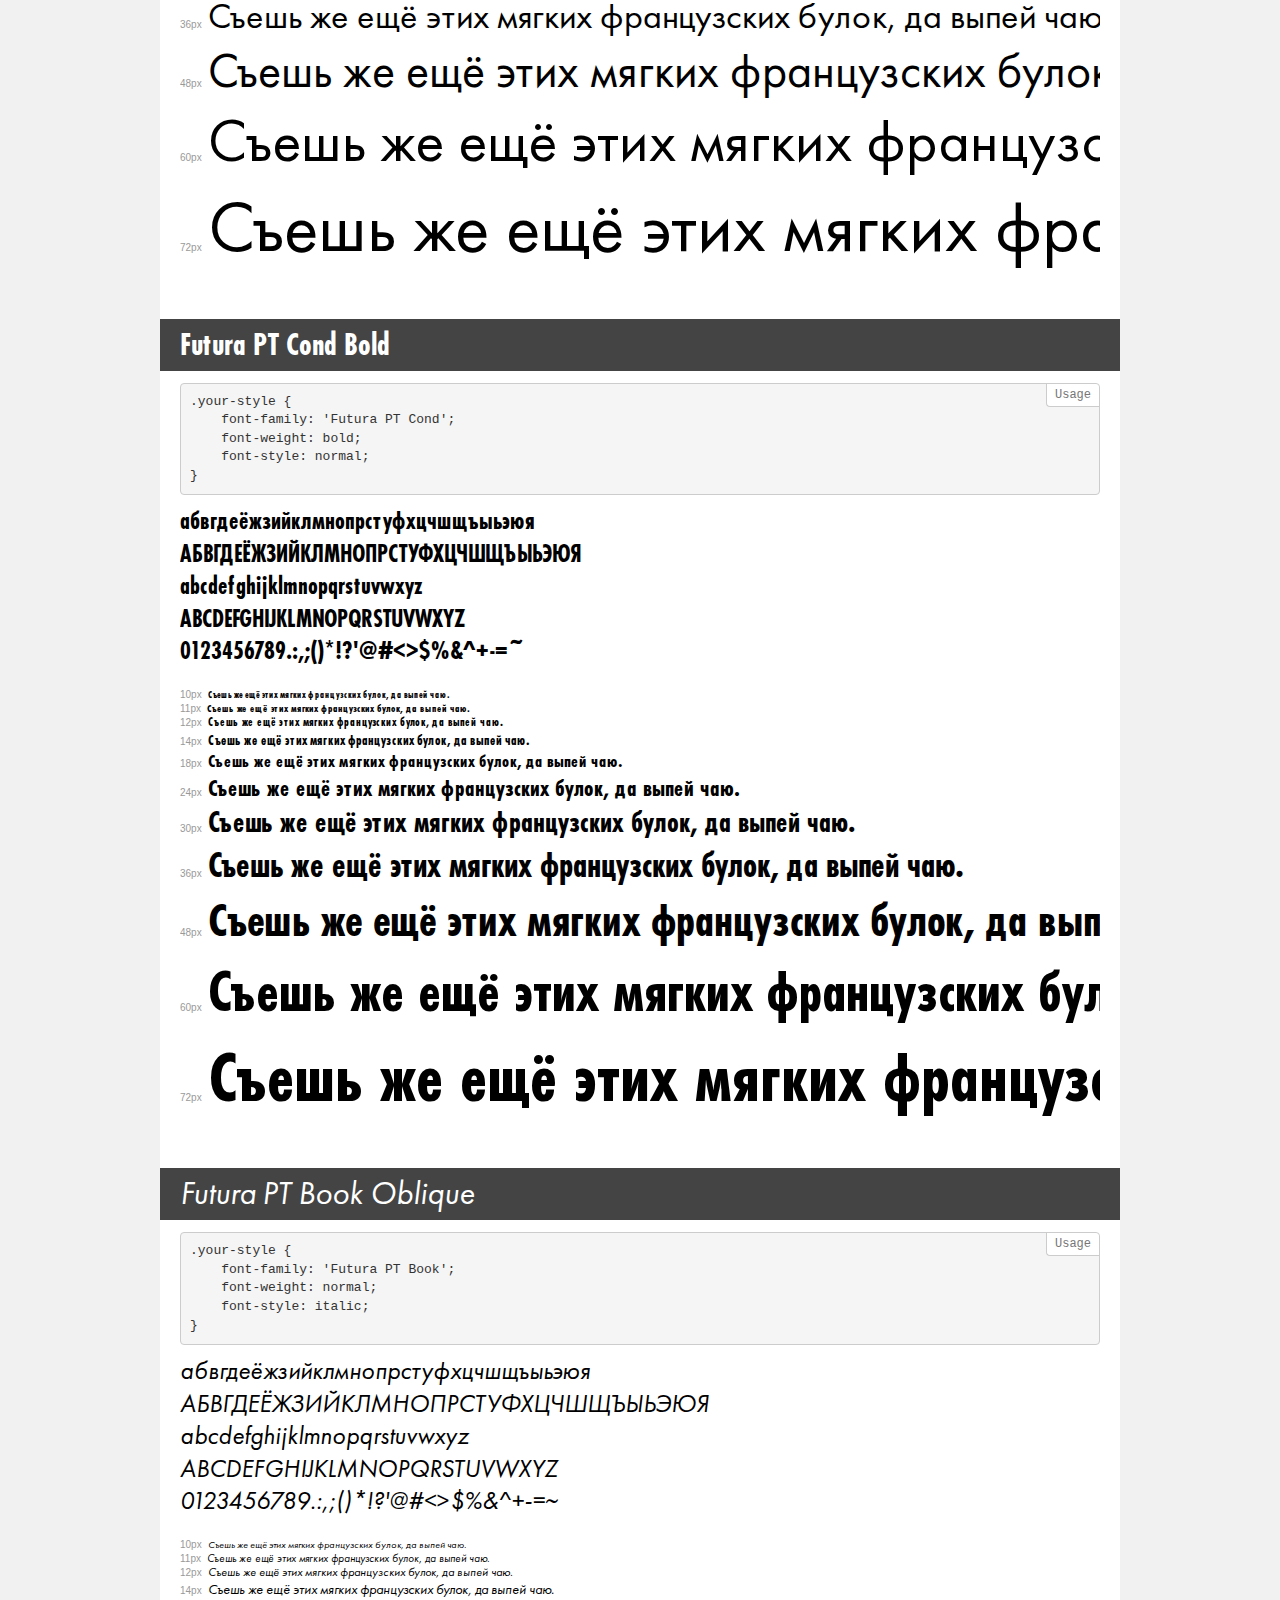
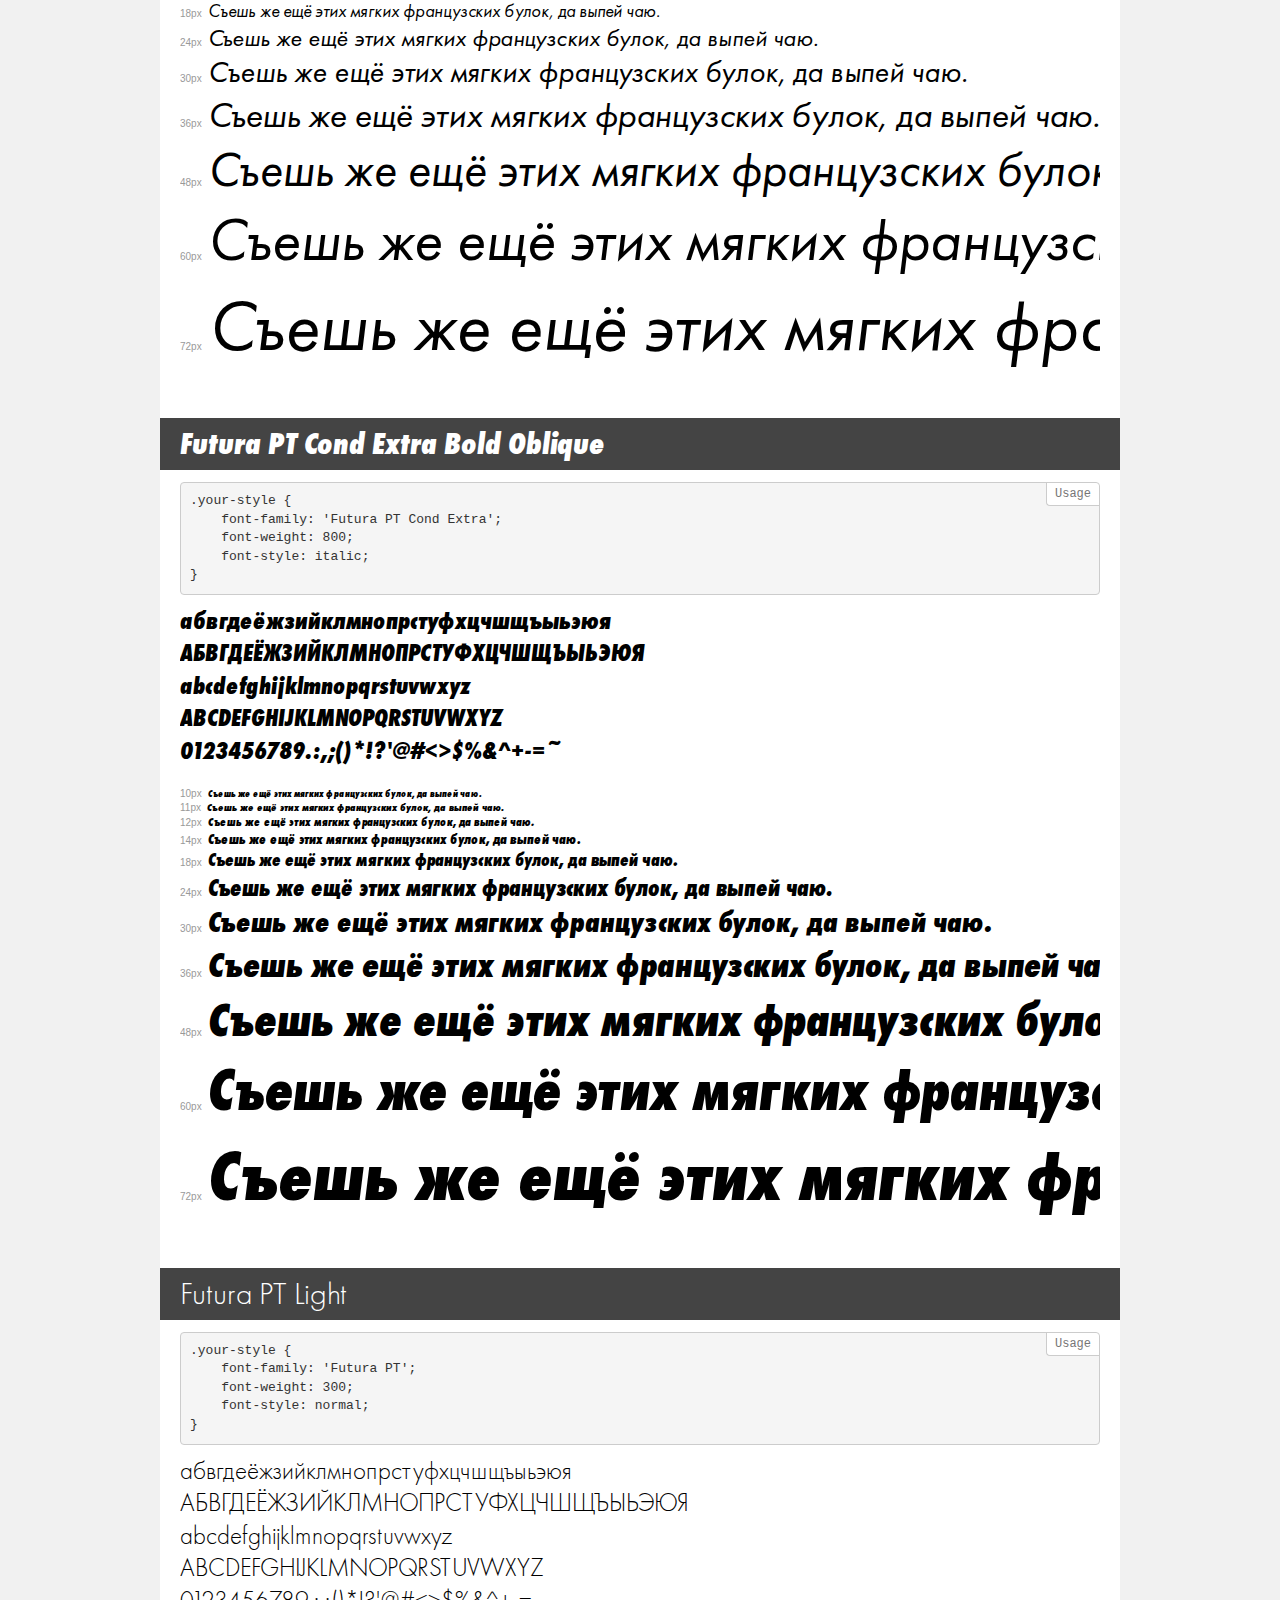
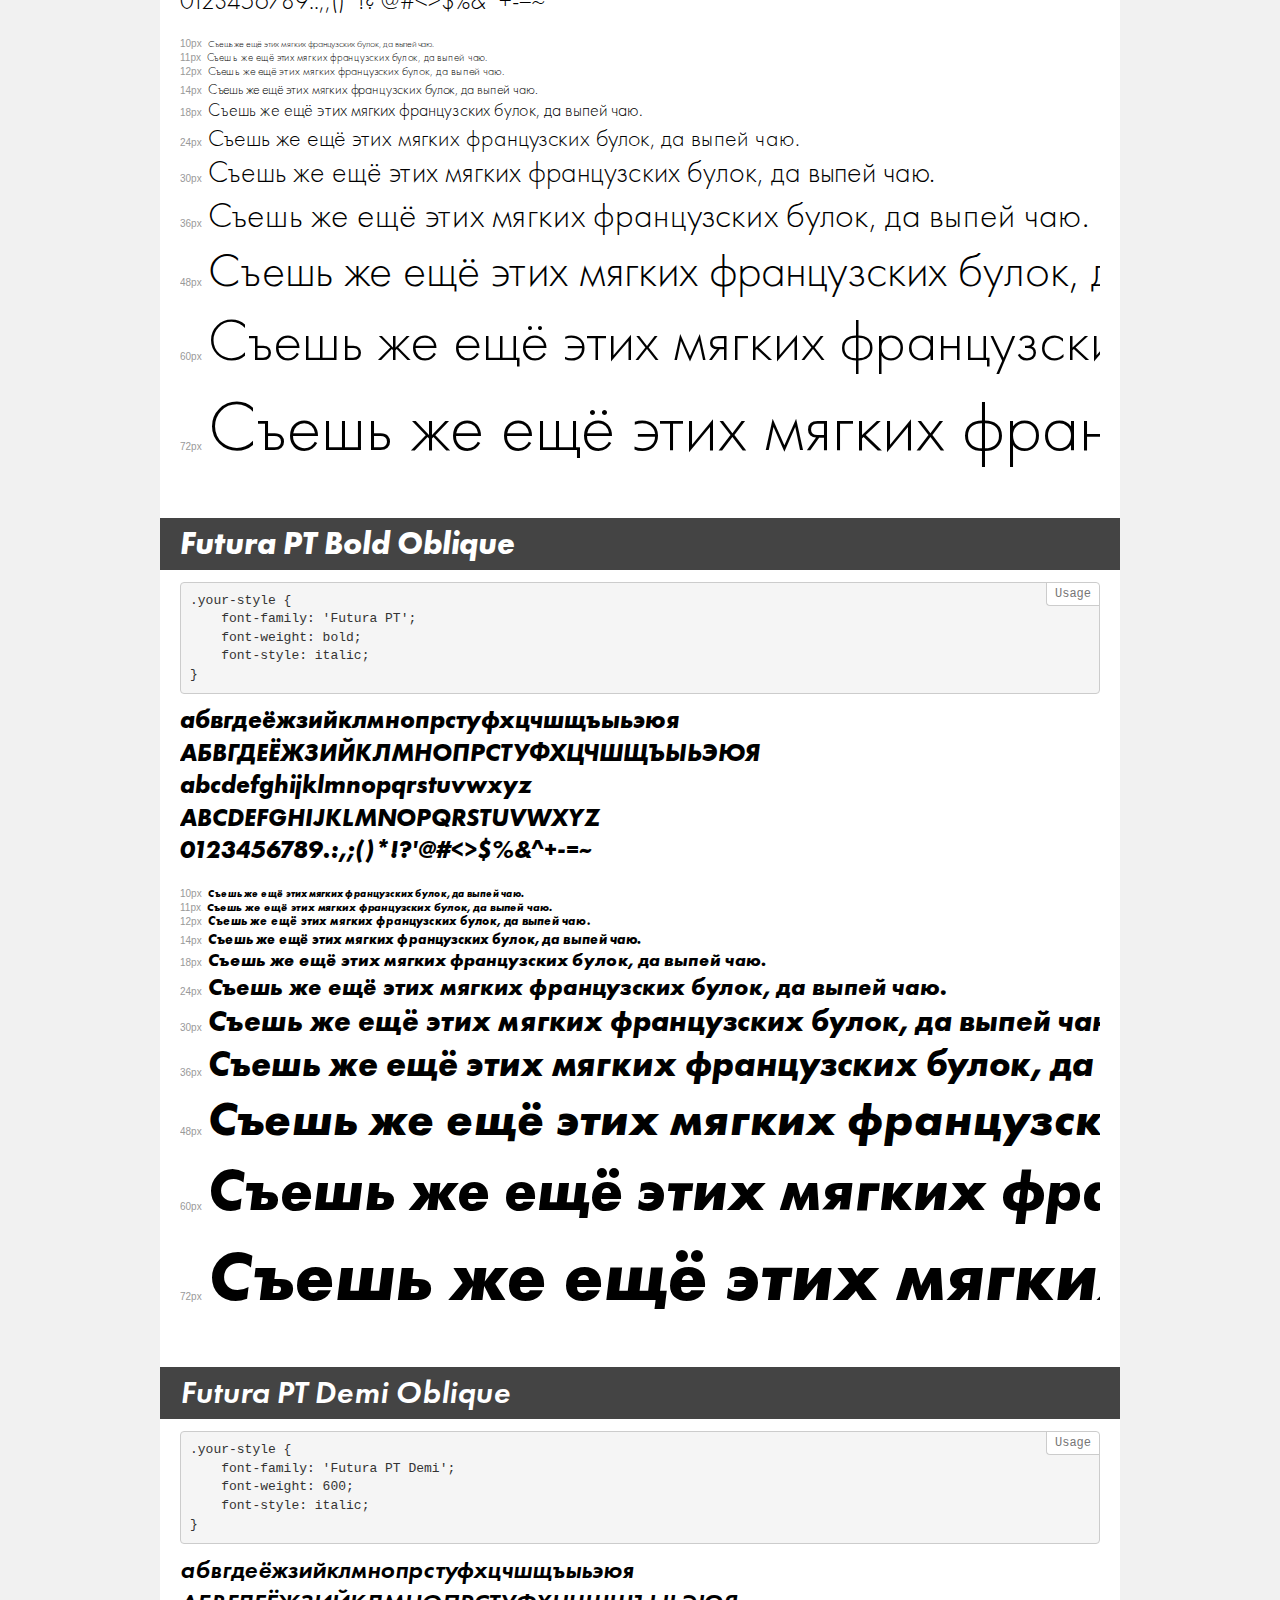
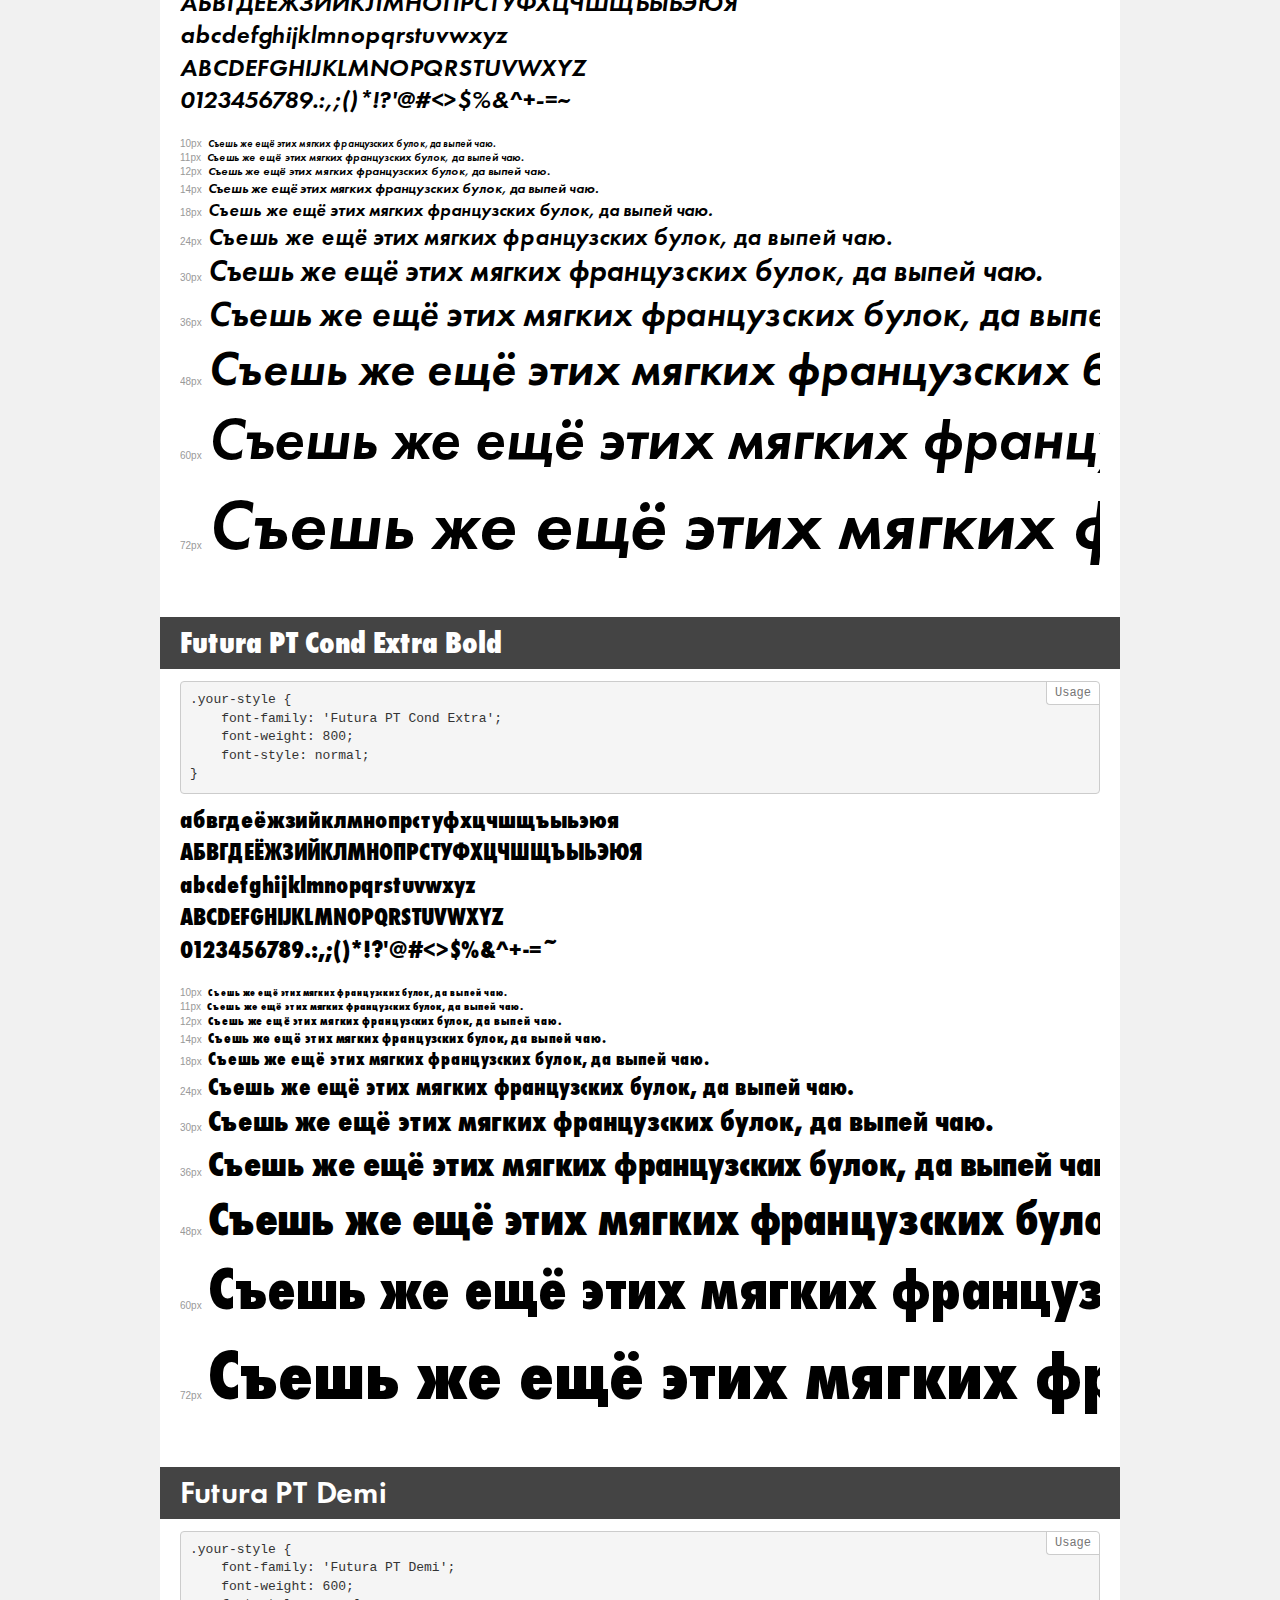
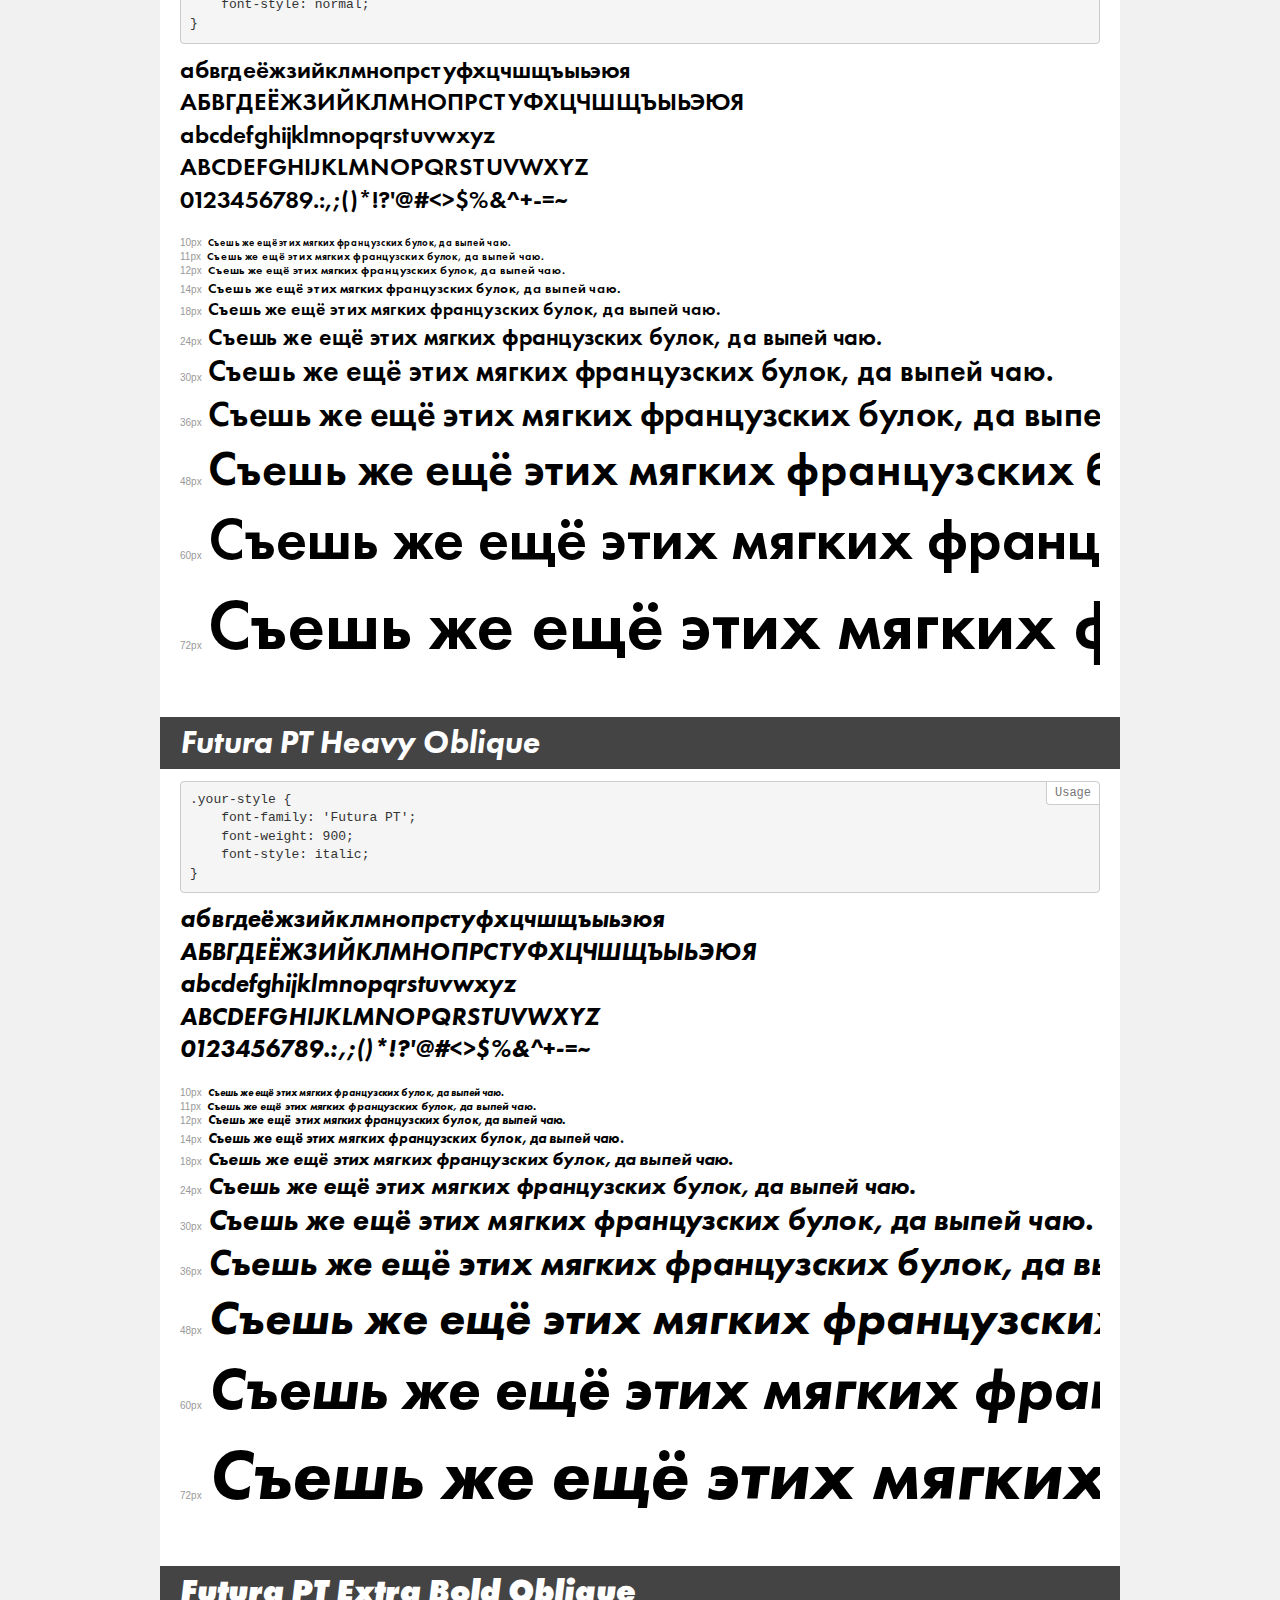
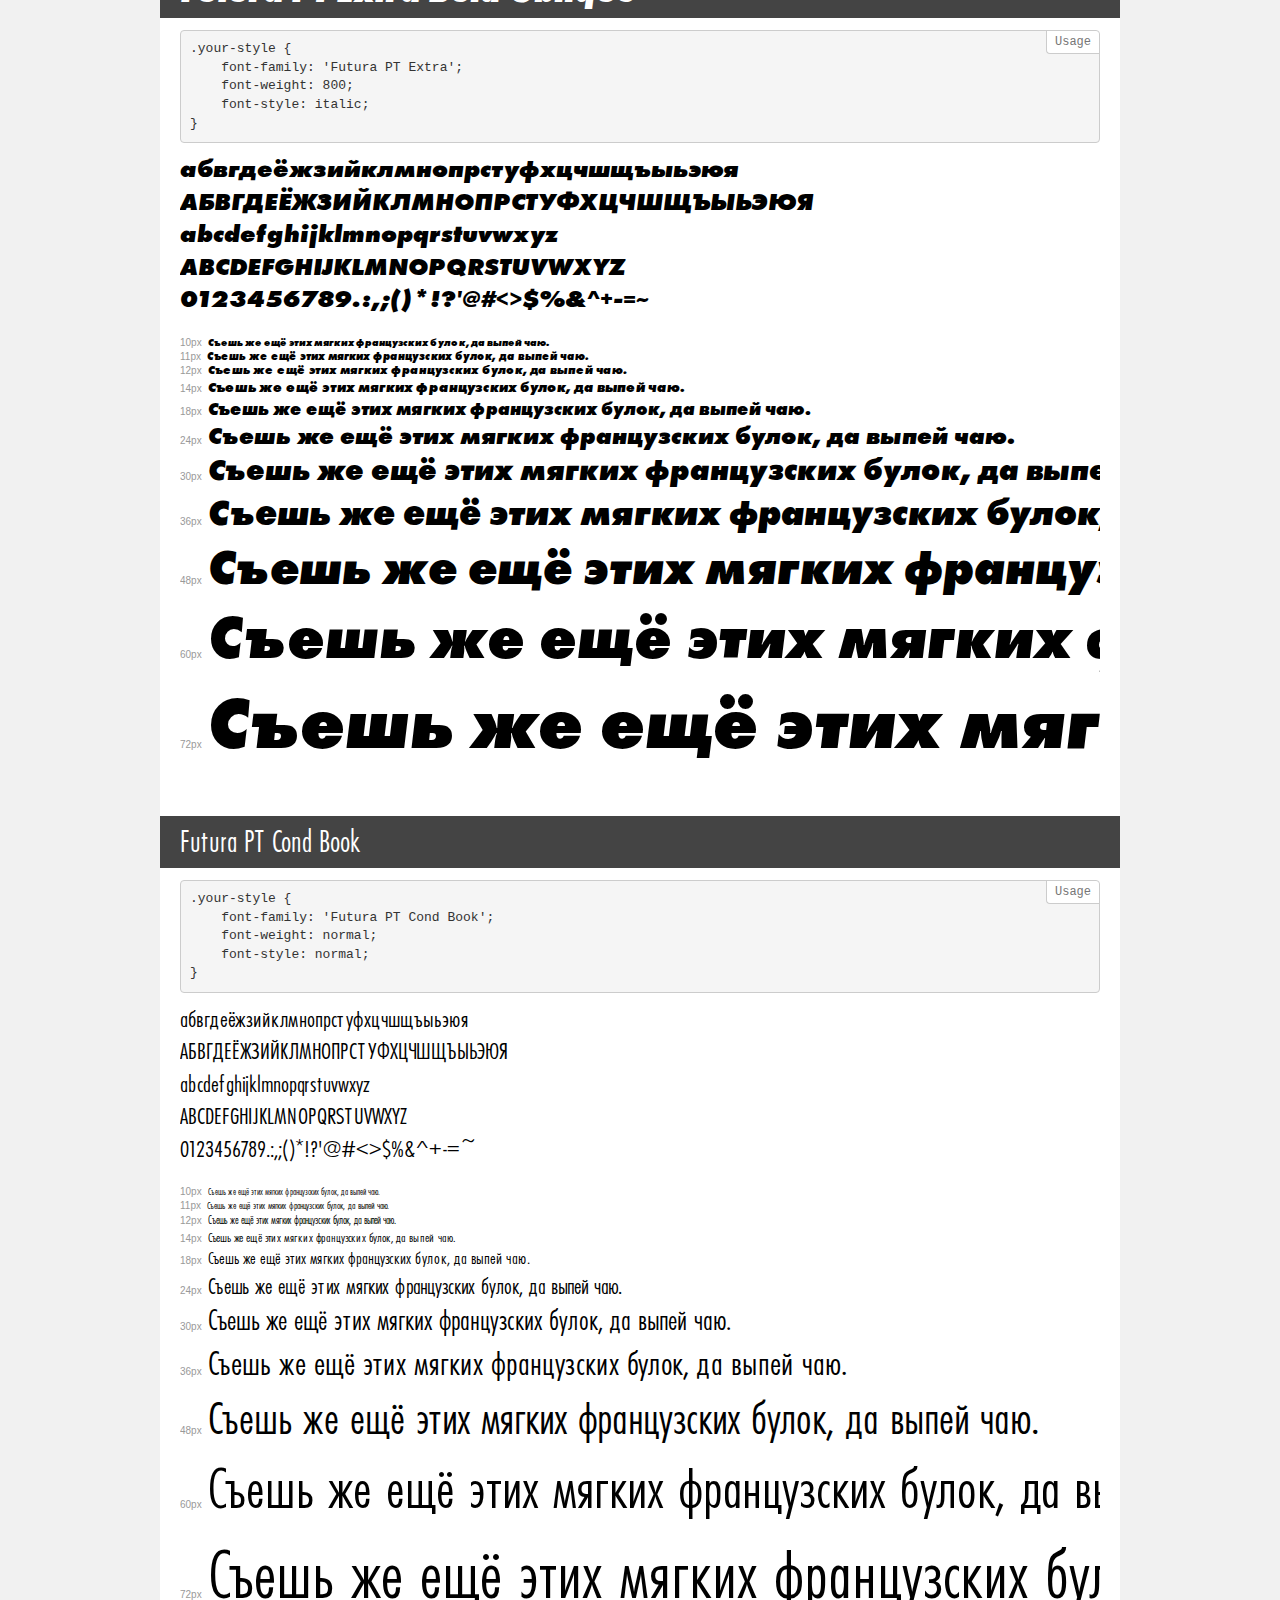
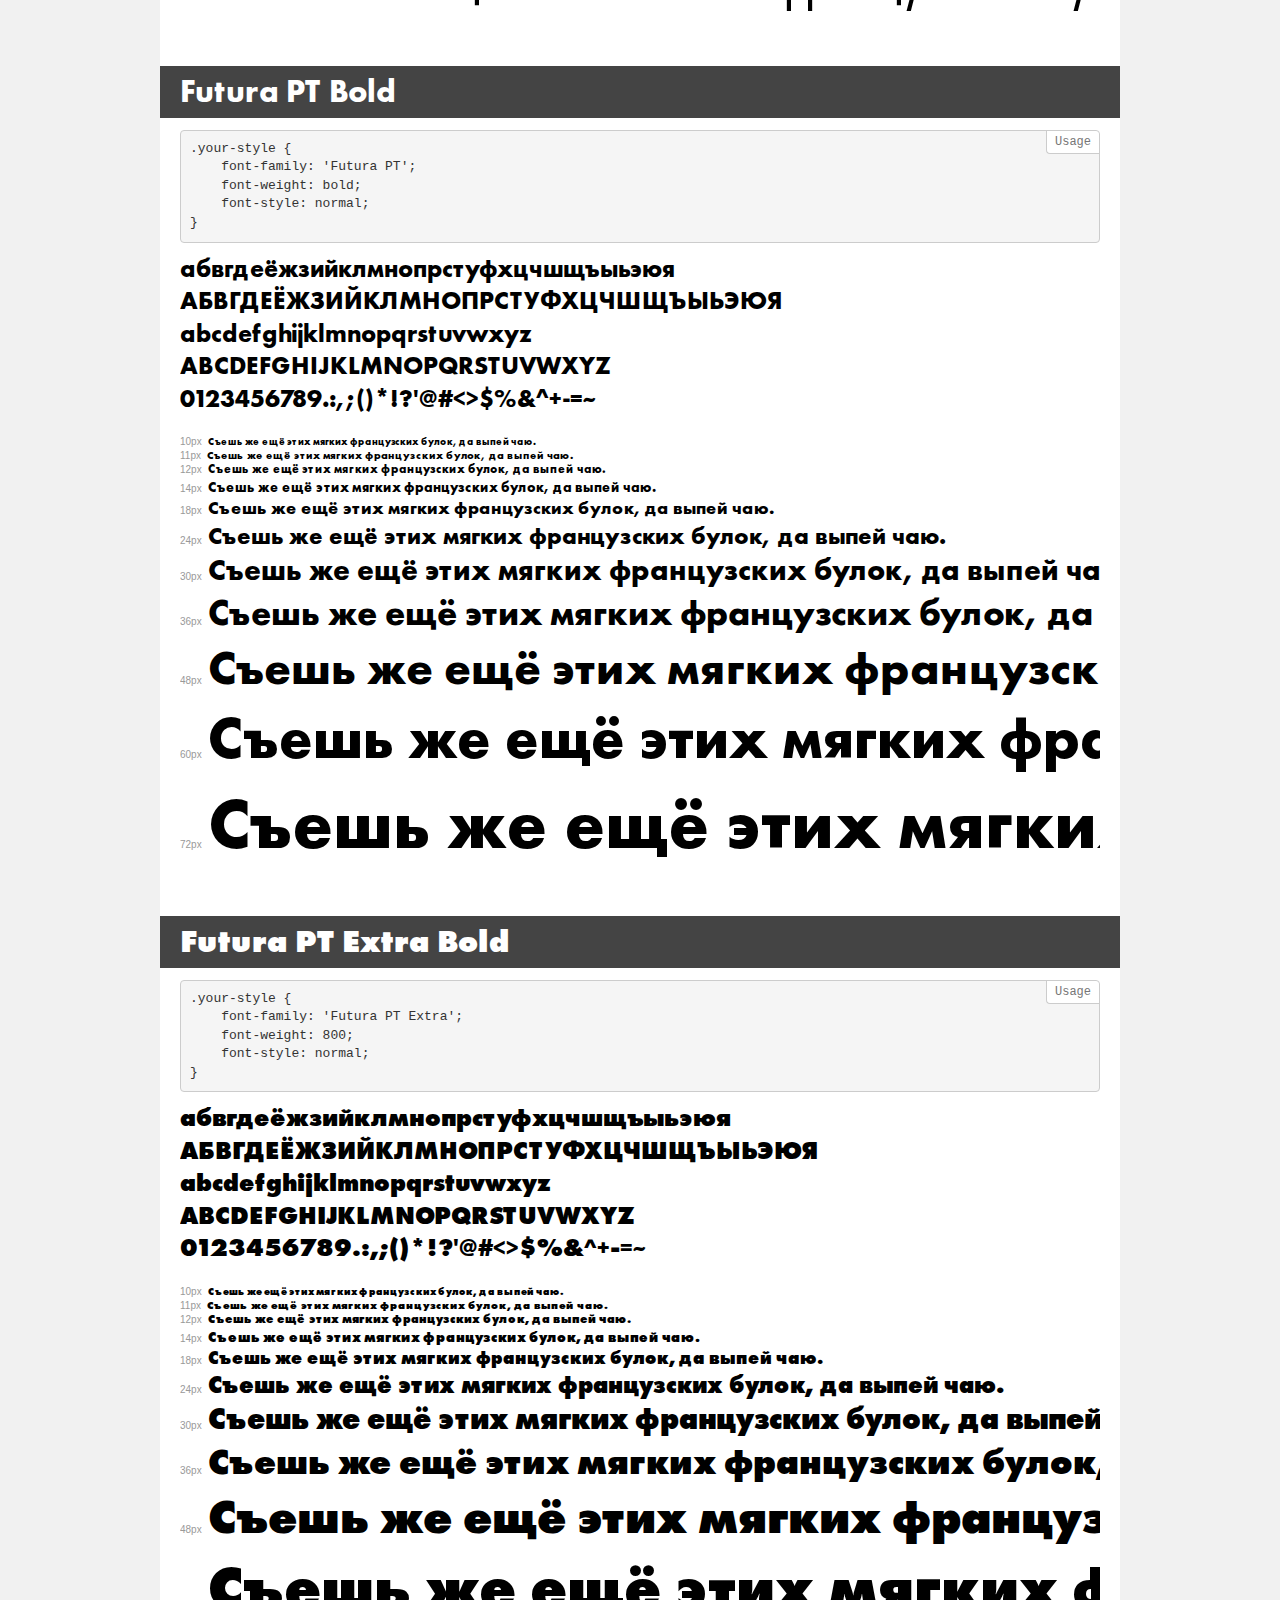
<file: fonts/FuturaPT/demo.html>
<!DOCTYPE html>
<html>
<head>
    <meta charset="utf-8">
    <meta http-equiv="X-UA-Compatible" content="IE=edge">
    <meta name="viewport" content="width=device-width, initial-scale=1">
    <meta name="robots" content="noindex, noarchive">
    <meta name="format-detection" content="telephone=no">
    <title>Transfonter demo</title>
    <link href="stylesheet.css" rel="stylesheet">
    <style>
        /*
        http://meyerweb.com/eric/tools/css/reset/
        v2.0 | 20110126
        License: none (public domain)
        */
        html, body, div, span, applet, object, iframe,
        h1, h2, h3, h4, h5, h6, p, blockquote, pre,
        a, abbr, acronym, address, big, cite, code,
        del, dfn, em, img, ins, kbd, q, s, samp,
        small, strike, strong, sub, sup, tt, var,
        b, u, i, center,
        dl, dt, dd, ol, ul, li,
        fieldset, form, label, legend,
        table, caption, tbody, tfoot, thead, tr, th, td,
        article, aside, canvas, details, embed,
        figure, figcaption, footer, header, hgroup,
        menu, nav, output, ruby, section, summary,
        time, mark, audio, video {
            margin: 0;
            padding: 0;
            border: 0;
            font-size: 100%;
            font: inherit;
            vertical-align: baseline;
        }
        /* HTML5 display-role reset for older browsers */
        article, aside, details, figcaption, figure,
        footer, header, hgroup, menu, nav, section {
            display: block;
        }
        body {
            line-height: 1;
        }
        ol, ul {
            list-style: none;
        }
        blockquote, q {
            quotes: none;
        }
        blockquote:before, blockquote:after,
        q:before, q:after {
            content: '';
            content: none;
        }
        table {
            border-collapse: collapse;
            border-spacing: 0;
        }
        /* common styles */
        body {
            background: #f1f1f1;
            color: #000;
        }
        .page {
            background: #fff;
            width: 920px;
            margin: 0 auto;
            padding: 20px 20px 0 20px;
            overflow: hidden;
        }
        .font-container {
            overflow-x: auto;
            overflow-y: hidden;
            margin-bottom: 40px;
            line-height: 1.3;
            white-space: nowrap;
            padding-bottom: 5px;
        }
        h1 {
            position: relative;
            background: #444;
            font-size: 32px;
            color: #fff;
            padding: 10px 20px;
            margin: 0 -20px 12px -20px;
        }
        .letters {
            font-size: 25px;
            margin-bottom: 20px;
        }
        .s10:before {
            content: '10px';
        }
        .s11:before {
            content: '11px';
        }
        .s12:before {
            content: '12px';
        }
        .s14:before {
            content: '14px';
        }
        .s18:before {
            content: '18px';
        }
        .s24:before {
            content: '24px';
        }
        .s30:before {
            content: '30px';
        }
        .s36:before {
            content: '36px';
        }
        .s48:before {
            content: '48px';
        }
        .s60:before {
            content: '60px';
        }
        .s72:before {
            content: '72px';
        }
        .s10:before, .s11:before, .s12:before, .s14:before,
        .s18:before, .s24:before, .s30:before, .s36:before,
        .s48:before, .s60:before, .s72:before {
            font-family: Arial, sans-serif;
            font-size: 10px;
            font-weight: normal;
            font-style: normal;
            color: #999;
            padding-right: 6px;
        }
        pre {
            display: block;
            position: relative;
            padding: 9px;
            margin: 0 0 10px;
            font-family: Monaco, Menlo, Consolas, "Courier New", monospace !important;
            font-size: 13px;
            line-height: 1.428571429;
            color: #333;
            font-weight: normal !important;
            font-style: normal !important;
            background-color: #f5f5f5;
            border: 1px solid #ccc;
            overflow-x: auto;
            border-radius: 4px;
        }
        pre:after {
            display: block;
            position: absolute;
            right: 0;
            top: 0;
            content: 'Usage';
            line-height: 1;
            padding: 5px 8px;
            font-size: 12px;
            color: #767676;
            background-color: #fff;
            border: 1px solid #ccc;
            border-right: none;
            border-top: none;
            border-radius: 0 4px 0 4px;
            z-index: 10;
        }
        /* responsive */
        @media (max-width: 959px) {
            .page {
                width: auto;
                margin: 0;
            }
        }
    </style>
</head>
<body>
<div class="page">
    <div class="demo" style="font-family: 'Futura PT'; font-weight: 900; font-style: normal;">
        <h1>Futura PT Heavy</h1>
        <pre>.your-style {
    font-family: 'Futura PT';
    font-weight: 900;
    font-style: normal;
}</pre>
        <div class="font-container">
            <p class="letters">
                абвгдеёжзийклмнопрстуфхцчшщъыьэюя<br>
АБВГДЕЁЖЗИЙКЛМНОПРСТУФХЦЧШЩЪЫЬЭЮЯ<br>
abcdefghijklmnopqrstuvwxyz<br>
ABCDEFGHIJKLMNOPQRSTUVWXYZ<br>
                0123456789.:,;()*!?'@#<>$%&^+-=~
            </p>
            <p class="s10" style="font-size: 10px;">Съешь же ещё этих мягких французских булок, да выпей чаю.</p>
            <p class="s11" style="font-size: 11px;">Съешь же ещё этих мягких французских булок, да выпей чаю.</p>
            <p class="s12" style="font-size: 12px;">Съешь же ещё этих мягких французских булок, да выпей чаю.</p>
            <p class="s14" style="font-size: 14px;">Съешь же ещё этих мягких французских булок, да выпей чаю.</p>
            <p class="s18" style="font-size: 18px;">Съешь же ещё этих мягких французских булок, да выпей чаю.</p>
            <p class="s24" style="font-size: 24px;">Съешь же ещё этих мягких французских булок, да выпей чаю.</p>
            <p class="s30" style="font-size: 30px;">Съешь же ещё этих мягких французских булок, да выпей чаю.</p>
            <p class="s36" style="font-size: 36px;">Съешь же ещё этих мягких французских булок, да выпей чаю.</p>
            <p class="s48" style="font-size: 48px;">Съешь же ещё этих мягких французских булок, да выпей чаю.</p>
            <p class="s60" style="font-size: 60px;">Съешь же ещё этих мягких французских булок, да выпей чаю.</p>
            <p class="s72" style="font-size: 72px;">Съешь же ещё этих мягких французских булок, да выпей чаю.</p>
        </div>
    </div>
    <div class="demo" style="font-family: 'Futura PT'; font-weight: 500; font-style: normal;">
        <h1>Futura PT Medium</h1>
        <pre>.your-style {
    font-family: 'Futura PT';
    font-weight: 500;
    font-style: normal;
}</pre>
        <div class="font-container">
            <p class="letters">
                абвгдеёжзийклмнопрстуфхцчшщъыьэюя<br>
АБВГДЕЁЖЗИЙКЛМНОПРСТУФХЦЧШЩЪЫЬЭЮЯ<br>
abcdefghijklmnopqrstuvwxyz<br>
ABCDEFGHIJKLMNOPQRSTUVWXYZ<br>
                0123456789.:,;()*!?'@#<>$%&^+-=~
            </p>
            <p class="s10" style="font-size: 10px;">Съешь же ещё этих мягких французских булок, да выпей чаю.</p>
            <p class="s11" style="font-size: 11px;">Съешь же ещё этих мягких французских булок, да выпей чаю.</p>
            <p class="s12" style="font-size: 12px;">Съешь же ещё этих мягких французских булок, да выпей чаю.</p>
            <p class="s14" style="font-size: 14px;">Съешь же ещё этих мягких французских булок, да выпей чаю.</p>
            <p class="s18" style="font-size: 18px;">Съешь же ещё этих мягких французских булок, да выпей чаю.</p>
            <p class="s24" style="font-size: 24px;">Съешь же ещё этих мягких французских булок, да выпей чаю.</p>
            <p class="s30" style="font-size: 30px;">Съешь же ещё этих мягких французских булок, да выпей чаю.</p>
            <p class="s36" style="font-size: 36px;">Съешь же ещё этих мягких французских булок, да выпей чаю.</p>
            <p class="s48" style="font-size: 48px;">Съешь же ещё этих мягких французских булок, да выпей чаю.</p>
            <p class="s60" style="font-size: 60px;">Съешь же ещё этих мягких французских булок, да выпей чаю.</p>
            <p class="s72" style="font-size: 72px;">Съешь же ещё этих мягких французских булок, да выпей чаю.</p>
        </div>
    </div>
    <div class="demo" style="font-family: 'Futura PT'; font-weight: 500; font-style: italic;">
        <h1>Futura PT Medium Oblique</h1>
        <pre>.your-style {
    font-family: 'Futura PT';
    font-weight: 500;
    font-style: italic;
}</pre>
        <div class="font-container">
            <p class="letters">
                абвгдеёжзийклмнопрстуфхцчшщъыьэюя<br>
АБВГДЕЁЖЗИЙКЛМНОПРСТУФХЦЧШЩЪЫЬЭЮЯ<br>
abcdefghijklmnopqrstuvwxyz<br>
ABCDEFGHIJKLMNOPQRSTUVWXYZ<br>
                0123456789.:,;()*!?'@#<>$%&^+-=~
            </p>
            <p class="s10" style="font-size: 10px;">Съешь же ещё этих мягких французских булок, да выпей чаю.</p>
            <p class="s11" style="font-size: 11px;">Съешь же ещё этих мягких французских булок, да выпей чаю.</p>
            <p class="s12" style="font-size: 12px;">Съешь же ещё этих мягких французских булок, да выпей чаю.</p>
            <p class="s14" style="font-size: 14px;">Съешь же ещё этих мягких французских булок, да выпей чаю.</p>
            <p class="s18" style="font-size: 18px;">Съешь же ещё этих мягких французских булок, да выпей чаю.</p>
            <p class="s24" style="font-size: 24px;">Съешь же ещё этих мягких французских булок, да выпей чаю.</p>
            <p class="s30" style="font-size: 30px;">Съешь же ещё этих мягких французских булок, да выпей чаю.</p>
            <p class="s36" style="font-size: 36px;">Съешь же ещё этих мягких французских булок, да выпей чаю.</p>
            <p class="s48" style="font-size: 48px;">Съешь же ещё этих мягких французских булок, да выпей чаю.</p>
            <p class="s60" style="font-size: 60px;">Съешь же ещё этих мягких французских булок, да выпей чаю.</p>
            <p class="s72" style="font-size: 72px;">Съешь же ещё этих мягких французских булок, да выпей чаю.</p>
        </div>
    </div>
    <div class="demo" style="font-family: 'Futura PT Cond'; font-weight: 500; font-style: normal;">
        <h1>Futura PT Cond Medium</h1>
        <pre>.your-style {
    font-family: 'Futura PT Cond';
    font-weight: 500;
    font-style: normal;
}</pre>
        <div class="font-container">
            <p class="letters">
                абвгдеёжзийклмнопрстуфхцчшщъыьэюя<br>
АБВГДЕЁЖЗИЙКЛМНОПРСТУФХЦЧШЩЪЫЬЭЮЯ<br>
abcdefghijklmnopqrstuvwxyz<br>
ABCDEFGHIJKLMNOPQRSTUVWXYZ<br>
                0123456789.:,;()*!?'@#<>$%&^+-=~
            </p>
            <p class="s10" style="font-size: 10px;">Съешь же ещё этих мягких французских булок, да выпей чаю.</p>
            <p class="s11" style="font-size: 11px;">Съешь же ещё этих мягких французских булок, да выпей чаю.</p>
            <p class="s12" style="font-size: 12px;">Съешь же ещё этих мягких французских булок, да выпей чаю.</p>
            <p class="s14" style="font-size: 14px;">Съешь же ещё этих мягких французских булок, да выпей чаю.</p>
            <p class="s18" style="font-size: 18px;">Съешь же ещё этих мягких французских булок, да выпей чаю.</p>
            <p class="s24" style="font-size: 24px;">Съешь же ещё этих мягких французских булок, да выпей чаю.</p>
            <p class="s30" style="font-size: 30px;">Съешь же ещё этих мягких французских булок, да выпей чаю.</p>
            <p class="s36" style="font-size: 36px;">Съешь же ещё этих мягких французских булок, да выпей чаю.</p>
            <p class="s48" style="font-size: 48px;">Съешь же ещё этих мягких французских булок, да выпей чаю.</p>
            <p class="s60" style="font-size: 60px;">Съешь же ещё этих мягких французских булок, да выпей чаю.</p>
            <p class="s72" style="font-size: 72px;">Съешь же ещё этих мягких французских булок, да выпей чаю.</p>
        </div>
    </div>
    <div class="demo" style="font-family: 'Futura PT'; font-weight: 300; font-style: italic;">
        <h1>Futura PT Light Oblique</h1>
        <pre>.your-style {
    font-family: 'Futura PT';
    font-weight: 300;
    font-style: italic;
}</pre>
        <div class="font-container">
            <p class="letters">
                абвгдеёжзийклмнопрстуфхцчшщъыьэюя<br>
АБВГДЕЁЖЗИЙКЛМНОПРСТУФХЦЧШЩЪЫЬЭЮЯ<br>
abcdefghijklmnopqrstuvwxyz<br>
ABCDEFGHIJKLMNOPQRSTUVWXYZ<br>
                0123456789.:,;()*!?'@#<>$%&^+-=~
            </p>
            <p class="s10" style="font-size: 10px;">Съешь же ещё этих мягких французских булок, да выпей чаю.</p>
            <p class="s11" style="font-size: 11px;">Съешь же ещё этих мягких французских булок, да выпей чаю.</p>
            <p class="s12" style="font-size: 12px;">Съешь же ещё этих мягких французских булок, да выпей чаю.</p>
            <p class="s14" style="font-size: 14px;">Съешь же ещё этих мягких французских булок, да выпей чаю.</p>
            <p class="s18" style="font-size: 18px;">Съешь же ещё этих мягких французских булок, да выпей чаю.</p>
            <p class="s24" style="font-size: 24px;">Съешь же ещё этих мягких французских булок, да выпей чаю.</p>
            <p class="s30" style="font-size: 30px;">Съешь же ещё этих мягких французских булок, да выпей чаю.</p>
            <p class="s36" style="font-size: 36px;">Съешь же ещё этих мягких французских булок, да выпей чаю.</p>
            <p class="s48" style="font-size: 48px;">Съешь же ещё этих мягких французских булок, да выпей чаю.</p>
            <p class="s60" style="font-size: 60px;">Съешь же ещё этих мягких французских булок, да выпей чаю.</p>
            <p class="s72" style="font-size: 72px;">Съешь же ещё этих мягких французских булок, да выпей чаю.</p>
        </div>
    </div>
    <div class="demo" style="font-family: 'Futura PT Book'; font-weight: normal; font-style: normal;">
        <h1>Futura PT Book</h1>
        <pre>.your-style {
    font-family: 'Futura PT Book';
    font-weight: normal;
    font-style: normal;
}</pre>
        <div class="font-container">
            <p class="letters">
                абвгдеёжзийклмнопрстуфхцчшщъыьэюя<br>
АБВГДЕЁЖЗИЙКЛМНОПРСТУФХЦЧШЩЪЫЬЭЮЯ<br>
abcdefghijklmnopqrstuvwxyz<br>
ABCDEFGHIJKLMNOPQRSTUVWXYZ<br>
                0123456789.:,;()*!?'@#<>$%&^+-=~
            </p>
            <p class="s10" style="font-size: 10px;">Съешь же ещё этих мягких французских булок, да выпей чаю.</p>
            <p class="s11" style="font-size: 11px;">Съешь же ещё этих мягких французских булок, да выпей чаю.</p>
            <p class="s12" style="font-size: 12px;">Съешь же ещё этих мягких французских булок, да выпей чаю.</p>
            <p class="s14" style="font-size: 14px;">Съешь же ещё этих мягких французских булок, да выпей чаю.</p>
            <p class="s18" style="font-size: 18px;">Съешь же ещё этих мягких французских булок, да выпей чаю.</p>
            <p class="s24" style="font-size: 24px;">Съешь же ещё этих мягких французских булок, да выпей чаю.</p>
            <p class="s30" style="font-size: 30px;">Съешь же ещё этих мягких французских булок, да выпей чаю.</p>
            <p class="s36" style="font-size: 36px;">Съешь же ещё этих мягких французских булок, да выпей чаю.</p>
            <p class="s48" style="font-size: 48px;">Съешь же ещё этих мягких французских булок, да выпей чаю.</p>
            <p class="s60" style="font-size: 60px;">Съешь же ещё этих мягких французских булок, да выпей чаю.</p>
            <p class="s72" style="font-size: 72px;">Съешь же ещё этих мягких французских булок, да выпей чаю.</p>
        </div>
    </div>
    <div class="demo" style="font-family: 'Futura PT Cond'; font-weight: bold; font-style: normal;">
        <h1>Futura PT Cond Bold</h1>
        <pre>.your-style {
    font-family: 'Futura PT Cond';
    font-weight: bold;
    font-style: normal;
}</pre>
        <div class="font-container">
            <p class="letters">
                абвгдеёжзийклмнопрстуфхцчшщъыьэюя<br>
АБВГДЕЁЖЗИЙКЛМНОПРСТУФХЦЧШЩЪЫЬЭЮЯ<br>
abcdefghijklmnopqrstuvwxyz<br>
ABCDEFGHIJKLMNOPQRSTUVWXYZ<br>
                0123456789.:,;()*!?'@#<>$%&^+-=~
            </p>
            <p class="s10" style="font-size: 10px;">Съешь же ещё этих мягких французских булок, да выпей чаю.</p>
            <p class="s11" style="font-size: 11px;">Съешь же ещё этих мягких французских булок, да выпей чаю.</p>
            <p class="s12" style="font-size: 12px;">Съешь же ещё этих мягких французских булок, да выпей чаю.</p>
            <p class="s14" style="font-size: 14px;">Съешь же ещё этих мягких французских булок, да выпей чаю.</p>
            <p class="s18" style="font-size: 18px;">Съешь же ещё этих мягких французских булок, да выпей чаю.</p>
            <p class="s24" style="font-size: 24px;">Съешь же ещё этих мягких французских булок, да выпей чаю.</p>
            <p class="s30" style="font-size: 30px;">Съешь же ещё этих мягких французских булок, да выпей чаю.</p>
            <p class="s36" style="font-size: 36px;">Съешь же ещё этих мягких французских булок, да выпей чаю.</p>
            <p class="s48" style="font-size: 48px;">Съешь же ещё этих мягких французских булок, да выпей чаю.</p>
            <p class="s60" style="font-size: 60px;">Съешь же ещё этих мягких французских булок, да выпей чаю.</p>
            <p class="s72" style="font-size: 72px;">Съешь же ещё этих мягких французских булок, да выпей чаю.</p>
        </div>
    </div>
    <div class="demo" style="font-family: 'Futura PT Book'; font-weight: normal; font-style: italic;">
        <h1>Futura PT Book Oblique</h1>
        <pre>.your-style {
    font-family: 'Futura PT Book';
    font-weight: normal;
    font-style: italic;
}</pre>
        <div class="font-container">
            <p class="letters">
                абвгдеёжзийклмнопрстуфхцчшщъыьэюя<br>
АБВГДЕЁЖЗИЙКЛМНОПРСТУФХЦЧШЩЪЫЬЭЮЯ<br>
abcdefghijklmnopqrstuvwxyz<br>
ABCDEFGHIJKLMNOPQRSTUVWXYZ<br>
                0123456789.:,;()*!?'@#<>$%&^+-=~
            </p>
            <p class="s10" style="font-size: 10px;">Съешь же ещё этих мягких французских булок, да выпей чаю.</p>
            <p class="s11" style="font-size: 11px;">Съешь же ещё этих мягких французских булок, да выпей чаю.</p>
            <p class="s12" style="font-size: 12px;">Съешь же ещё этих мягких французских булок, да выпей чаю.</p>
            <p class="s14" style="font-size: 14px;">Съешь же ещё этих мягких французских булок, да выпей чаю.</p>
            <p class="s18" style="font-size: 18px;">Съешь же ещё этих мягких французских булок, да выпей чаю.</p>
            <p class="s24" style="font-size: 24px;">Съешь же ещё этих мягких французских булок, да выпей чаю.</p>
            <p class="s30" style="font-size: 30px;">Съешь же ещё этих мягких французских булок, да выпей чаю.</p>
            <p class="s36" style="font-size: 36px;">Съешь же ещё этих мягких французских булок, да выпей чаю.</p>
            <p class="s48" style="font-size: 48px;">Съешь же ещё этих мягких французских булок, да выпей чаю.</p>
            <p class="s60" style="font-size: 60px;">Съешь же ещё этих мягких французских булок, да выпей чаю.</p>
            <p class="s72" style="font-size: 72px;">Съешь же ещё этих мягких французских булок, да выпей чаю.</p>
        </div>
    </div>
    <div class="demo" style="font-family: 'Futura PT Cond Extra'; font-weight: 800; font-style: italic;">
        <h1>Futura PT Cond Extra Bold Oblique</h1>
        <pre>.your-style {
    font-family: 'Futura PT Cond Extra';
    font-weight: 800;
    font-style: italic;
}</pre>
        <div class="font-container">
            <p class="letters">
                абвгдеёжзийклмнопрстуфхцчшщъыьэюя<br>
АБВГДЕЁЖЗИЙКЛМНОПРСТУФХЦЧШЩЪЫЬЭЮЯ<br>
abcdefghijklmnopqrstuvwxyz<br>
ABCDEFGHIJKLMNOPQRSTUVWXYZ<br>
                0123456789.:,;()*!?'@#<>$%&^+-=~
            </p>
            <p class="s10" style="font-size: 10px;">Съешь же ещё этих мягких французских булок, да выпей чаю.</p>
            <p class="s11" style="font-size: 11px;">Съешь же ещё этих мягких французских булок, да выпей чаю.</p>
            <p class="s12" style="font-size: 12px;">Съешь же ещё этих мягких французских булок, да выпей чаю.</p>
            <p class="s14" style="font-size: 14px;">Съешь же ещё этих мягких французских булок, да выпей чаю.</p>
            <p class="s18" style="font-size: 18px;">Съешь же ещё этих мягких французских булок, да выпей чаю.</p>
            <p class="s24" style="font-size: 24px;">Съешь же ещё этих мягких французских булок, да выпей чаю.</p>
            <p class="s30" style="font-size: 30px;">Съешь же ещё этих мягких французских булок, да выпей чаю.</p>
            <p class="s36" style="font-size: 36px;">Съешь же ещё этих мягких французских булок, да выпей чаю.</p>
            <p class="s48" style="font-size: 48px;">Съешь же ещё этих мягких французских булок, да выпей чаю.</p>
            <p class="s60" style="font-size: 60px;">Съешь же ещё этих мягких французских булок, да выпей чаю.</p>
            <p class="s72" style="font-size: 72px;">Съешь же ещё этих мягких французских булок, да выпей чаю.</p>
        </div>
    </div>
    <div class="demo" style="font-family: 'Futura PT'; font-weight: 300; font-style: normal;">
        <h1>Futura PT Light</h1>
        <pre>.your-style {
    font-family: 'Futura PT';
    font-weight: 300;
    font-style: normal;
}</pre>
        <div class="font-container">
            <p class="letters">
                абвгдеёжзийклмнопрстуфхцчшщъыьэюя<br>
АБВГДЕЁЖЗИЙКЛМНОПРСТУФХЦЧШЩЪЫЬЭЮЯ<br>
abcdefghijklmnopqrstuvwxyz<br>
ABCDEFGHIJKLMNOPQRSTUVWXYZ<br>
                0123456789.:,;()*!?'@#<>$%&^+-=~
            </p>
            <p class="s10" style="font-size: 10px;">Съешь же ещё этих мягких французских булок, да выпей чаю.</p>
            <p class="s11" style="font-size: 11px;">Съешь же ещё этих мягких французских булок, да выпей чаю.</p>
            <p class="s12" style="font-size: 12px;">Съешь же ещё этих мягких французских булок, да выпей чаю.</p>
            <p class="s14" style="font-size: 14px;">Съешь же ещё этих мягких французских булок, да выпей чаю.</p>
            <p class="s18" style="font-size: 18px;">Съешь же ещё этих мягких французских булок, да выпей чаю.</p>
            <p class="s24" style="font-size: 24px;">Съешь же ещё этих мягких французских булок, да выпей чаю.</p>
            <p class="s30" style="font-size: 30px;">Съешь же ещё этих мягких французских булок, да выпей чаю.</p>
            <p class="s36" style="font-size: 36px;">Съешь же ещё этих мягких французских булок, да выпей чаю.</p>
            <p class="s48" style="font-size: 48px;">Съешь же ещё этих мягких французских булок, да выпей чаю.</p>
            <p class="s60" style="font-size: 60px;">Съешь же ещё этих мягких французских булок, да выпей чаю.</p>
            <p class="s72" style="font-size: 72px;">Съешь же ещё этих мягких французских булок, да выпей чаю.</p>
        </div>
    </div>
    <div class="demo" style="font-family: 'Futura PT'; font-weight: bold; font-style: italic;">
        <h1>Futura PT Bold Oblique</h1>
        <pre>.your-style {
    font-family: 'Futura PT';
    font-weight: bold;
    font-style: italic;
}</pre>
        <div class="font-container">
            <p class="letters">
                абвгдеёжзийклмнопрстуфхцчшщъыьэюя<br>
АБВГДЕЁЖЗИЙКЛМНОПРСТУФХЦЧШЩЪЫЬЭЮЯ<br>
abcdefghijklmnopqrstuvwxyz<br>
ABCDEFGHIJKLMNOPQRSTUVWXYZ<br>
                0123456789.:,;()*!?'@#<>$%&^+-=~
            </p>
            <p class="s10" style="font-size: 10px;">Съешь же ещё этих мягких французских булок, да выпей чаю.</p>
            <p class="s11" style="font-size: 11px;">Съешь же ещё этих мягких французских булок, да выпей чаю.</p>
            <p class="s12" style="font-size: 12px;">Съешь же ещё этих мягких французских булок, да выпей чаю.</p>
            <p class="s14" style="font-size: 14px;">Съешь же ещё этих мягких французских булок, да выпей чаю.</p>
            <p class="s18" style="font-size: 18px;">Съешь же ещё этих мягких французских булок, да выпей чаю.</p>
            <p class="s24" style="font-size: 24px;">Съешь же ещё этих мягких французских булок, да выпей чаю.</p>
            <p class="s30" style="font-size: 30px;">Съешь же ещё этих мягких французских булок, да выпей чаю.</p>
            <p class="s36" style="font-size: 36px;">Съешь же ещё этих мягких французских булок, да выпей чаю.</p>
            <p class="s48" style="font-size: 48px;">Съешь же ещё этих мягких французских булок, да выпей чаю.</p>
            <p class="s60" style="font-size: 60px;">Съешь же ещё этих мягких французских булок, да выпей чаю.</p>
            <p class="s72" style="font-size: 72px;">Съешь же ещё этих мягких французских булок, да выпей чаю.</p>
        </div>
    </div>
    <div class="demo" style="font-family: 'Futura PT Demi'; font-weight: 600; font-style: italic;">
        <h1>Futura PT Demi Oblique</h1>
        <pre>.your-style {
    font-family: 'Futura PT Demi';
    font-weight: 600;
    font-style: italic;
}</pre>
        <div class="font-container">
            <p class="letters">
                абвгдеёжзийклмнопрстуфхцчшщъыьэюя<br>
АБВГДЕЁЖЗИЙКЛМНОПРСТУФХЦЧШЩЪЫЬЭЮЯ<br>
abcdefghijklmnopqrstuvwxyz<br>
ABCDEFGHIJKLMNOPQRSTUVWXYZ<br>
                0123456789.:,;()*!?'@#<>$%&^+-=~
            </p>
            <p class="s10" style="font-size: 10px;">Съешь же ещё этих мягких французских булок, да выпей чаю.</p>
            <p class="s11" style="font-size: 11px;">Съешь же ещё этих мягких французских булок, да выпей чаю.</p>
            <p class="s12" style="font-size: 12px;">Съешь же ещё этих мягких французских булок, да выпей чаю.</p>
            <p class="s14" style="font-size: 14px;">Съешь же ещё этих мягких французских булок, да выпей чаю.</p>
            <p class="s18" style="font-size: 18px;">Съешь же ещё этих мягких французских булок, да выпей чаю.</p>
            <p class="s24" style="font-size: 24px;">Съешь же ещё этих мягких французских булок, да выпей чаю.</p>
            <p class="s30" style="font-size: 30px;">Съешь же ещё этих мягких французских булок, да выпей чаю.</p>
            <p class="s36" style="font-size: 36px;">Съешь же ещё этих мягких французских булок, да выпей чаю.</p>
            <p class="s48" style="font-size: 48px;">Съешь же ещё этих мягких французских булок, да выпей чаю.</p>
            <p class="s60" style="font-size: 60px;">Съешь же ещё этих мягких французских булок, да выпей чаю.</p>
            <p class="s72" style="font-size: 72px;">Съешь же ещё этих мягких французских булок, да выпей чаю.</p>
        </div>
    </div>
    <div class="demo" style="font-family: 'Futura PT Cond Extra'; font-weight: 800; font-style: normal;">
        <h1>Futura PT Cond Extra Bold</h1>
        <pre>.your-style {
    font-family: 'Futura PT Cond Extra';
    font-weight: 800;
    font-style: normal;
}</pre>
        <div class="font-container">
            <p class="letters">
                абвгдеёжзийклмнопрстуфхцчшщъыьэюя<br>
АБВГДЕЁЖЗИЙКЛМНОПРСТУФХЦЧШЩЪЫЬЭЮЯ<br>
abcdefghijklmnopqrstuvwxyz<br>
ABCDEFGHIJKLMNOPQRSTUVWXYZ<br>
                0123456789.:,;()*!?'@#<>$%&^+-=~
            </p>
            <p class="s10" style="font-size: 10px;">Съешь же ещё этих мягких французских булок, да выпей чаю.</p>
            <p class="s11" style="font-size: 11px;">Съешь же ещё этих мягких французских булок, да выпей чаю.</p>
            <p class="s12" style="font-size: 12px;">Съешь же ещё этих мягких французских булок, да выпей чаю.</p>
            <p class="s14" style="font-size: 14px;">Съешь же ещё этих мягких французских булок, да выпей чаю.</p>
            <p class="s18" style="font-size: 18px;">Съешь же ещё этих мягких французских булок, да выпей чаю.</p>
            <p class="s24" style="font-size: 24px;">Съешь же ещё этих мягких французских булок, да выпей чаю.</p>
            <p class="s30" style="font-size: 30px;">Съешь же ещё этих мягких французских булок, да выпей чаю.</p>
            <p class="s36" style="font-size: 36px;">Съешь же ещё этих мягких французских булок, да выпей чаю.</p>
            <p class="s48" style="font-size: 48px;">Съешь же ещё этих мягких французских булок, да выпей чаю.</p>
            <p class="s60" style="font-size: 60px;">Съешь же ещё этих мягких французских булок, да выпей чаю.</p>
            <p class="s72" style="font-size: 72px;">Съешь же ещё этих мягких французских булок, да выпей чаю.</p>
        </div>
    </div>
    <div class="demo" style="font-family: 'Futura PT Demi'; font-weight: 600; font-style: normal;">
        <h1>Futura PT Demi</h1>
        <pre>.your-style {
    font-family: 'Futura PT Demi';
    font-weight: 600;
    font-style: normal;
}</pre>
        <div class="font-container">
            <p class="letters">
                абвгдеёжзийклмнопрстуфхцчшщъыьэюя<br>
АБВГДЕЁЖЗИЙКЛМНОПРСТУФХЦЧШЩЪЫЬЭЮЯ<br>
abcdefghijklmnopqrstuvwxyz<br>
ABCDEFGHIJKLMNOPQRSTUVWXYZ<br>
                0123456789.:,;()*!?'@#<>$%&^+-=~
            </p>
            <p class="s10" style="font-size: 10px;">Съешь же ещё этих мягких французских булок, да выпей чаю.</p>
            <p class="s11" style="font-size: 11px;">Съешь же ещё этих мягких французских булок, да выпей чаю.</p>
            <p class="s12" style="font-size: 12px;">Съешь же ещё этих мягких французских булок, да выпей чаю.</p>
            <p class="s14" style="font-size: 14px;">Съешь же ещё этих мягких французских булок, да выпей чаю.</p>
            <p class="s18" style="font-size: 18px;">Съешь же ещё этих мягких французских булок, да выпей чаю.</p>
            <p class="s24" style="font-size: 24px;">Съешь же ещё этих мягких французских булок, да выпей чаю.</p>
            <p class="s30" style="font-size: 30px;">Съешь же ещё этих мягких французских булок, да выпей чаю.</p>
            <p class="s36" style="font-size: 36px;">Съешь же ещё этих мягких французских булок, да выпей чаю.</p>
            <p class="s48" style="font-size: 48px;">Съешь же ещё этих мягких французских булок, да выпей чаю.</p>
            <p class="s60" style="font-size: 60px;">Съешь же ещё этих мягких французских булок, да выпей чаю.</p>
            <p class="s72" style="font-size: 72px;">Съешь же ещё этих мягких французских булок, да выпей чаю.</p>
        </div>
    </div>
    <div class="demo" style="font-family: 'Futura PT'; font-weight: 900; font-style: italic;">
        <h1>Futura PT Heavy Oblique</h1>
        <pre>.your-style {
    font-family: 'Futura PT';
    font-weight: 900;
    font-style: italic;
}</pre>
        <div class="font-container">
            <p class="letters">
                абвгдеёжзийклмнопрстуфхцчшщъыьэюя<br>
АБВГДЕЁЖЗИЙКЛМНОПРСТУФХЦЧШЩЪЫЬЭЮЯ<br>
abcdefghijklmnopqrstuvwxyz<br>
ABCDEFGHIJKLMNOPQRSTUVWXYZ<br>
                0123456789.:,;()*!?'@#<>$%&^+-=~
            </p>
            <p class="s10" style="font-size: 10px;">Съешь же ещё этих мягких французских булок, да выпей чаю.</p>
            <p class="s11" style="font-size: 11px;">Съешь же ещё этих мягких французских булок, да выпей чаю.</p>
            <p class="s12" style="font-size: 12px;">Съешь же ещё этих мягких французских булок, да выпей чаю.</p>
            <p class="s14" style="font-size: 14px;">Съешь же ещё этих мягких французских булок, да выпей чаю.</p>
            <p class="s18" style="font-size: 18px;">Съешь же ещё этих мягких французских булок, да выпей чаю.</p>
            <p class="s24" style="font-size: 24px;">Съешь же ещё этих мягких французских булок, да выпей чаю.</p>
            <p class="s30" style="font-size: 30px;">Съешь же ещё этих мягких французских булок, да выпей чаю.</p>
            <p class="s36" style="font-size: 36px;">Съешь же ещё этих мягких французских булок, да выпей чаю.</p>
            <p class="s48" style="font-size: 48px;">Съешь же ещё этих мягких французских булок, да выпей чаю.</p>
            <p class="s60" style="font-size: 60px;">Съешь же ещё этих мягких французских булок, да выпей чаю.</p>
            <p class="s72" style="font-size: 72px;">Съешь же ещё этих мягких французских булок, да выпей чаю.</p>
        </div>
    </div>
    <div class="demo" style="font-family: 'Futura PT Extra'; font-weight: 800; font-style: italic;">
        <h1>Futura PT Extra Bold Oblique</h1>
        <pre>.your-style {
    font-family: 'Futura PT Extra';
    font-weight: 800;
    font-style: italic;
}</pre>
        <div class="font-container">
            <p class="letters">
                абвгдеёжзийклмнопрстуфхцчшщъыьэюя<br>
АБВГДЕЁЖЗИЙКЛМНОПРСТУФХЦЧШЩЪЫЬЭЮЯ<br>
abcdefghijklmnopqrstuvwxyz<br>
ABCDEFGHIJKLMNOPQRSTUVWXYZ<br>
                0123456789.:,;()*!?'@#<>$%&^+-=~
            </p>
            <p class="s10" style="font-size: 10px;">Съешь же ещё этих мягких французских булок, да выпей чаю.</p>
            <p class="s11" style="font-size: 11px;">Съешь же ещё этих мягких французских булок, да выпей чаю.</p>
            <p class="s12" style="font-size: 12px;">Съешь же ещё этих мягких французских булок, да выпей чаю.</p>
            <p class="s14" style="font-size: 14px;">Съешь же ещё этих мягких французских булок, да выпей чаю.</p>
            <p class="s18" style="font-size: 18px;">Съешь же ещё этих мягких французских булок, да выпей чаю.</p>
            <p class="s24" style="font-size: 24px;">Съешь же ещё этих мягких французских булок, да выпей чаю.</p>
            <p class="s30" style="font-size: 30px;">Съешь же ещё этих мягких французских булок, да выпей чаю.</p>
            <p class="s36" style="font-size: 36px;">Съешь же ещё этих мягких французских булок, да выпей чаю.</p>
            <p class="s48" style="font-size: 48px;">Съешь же ещё этих мягких французских булок, да выпей чаю.</p>
            <p class="s60" style="font-size: 60px;">Съешь же ещё этих мягких французских булок, да выпей чаю.</p>
            <p class="s72" style="font-size: 72px;">Съешь же ещё этих мягких французских булок, да выпей чаю.</p>
        </div>
    </div>
    <div class="demo" style="font-family: 'Futura PT Cond Book'; font-weight: normal; font-style: normal;">
        <h1>Futura PT Cond Book</h1>
        <pre>.your-style {
    font-family: 'Futura PT Cond Book';
    font-weight: normal;
    font-style: normal;
}</pre>
        <div class="font-container">
            <p class="letters">
                абвгдеёжзийклмнопрстуфхцчшщъыьэюя<br>
АБВГДЕЁЖЗИЙКЛМНОПРСТУФХЦЧШЩЪЫЬЭЮЯ<br>
abcdefghijklmnopqrstuvwxyz<br>
ABCDEFGHIJKLMNOPQRSTUVWXYZ<br>
                0123456789.:,;()*!?'@#<>$%&^+-=~
            </p>
            <p class="s10" style="font-size: 10px;">Съешь же ещё этих мягких французских булок, да выпей чаю.</p>
            <p class="s11" style="font-size: 11px;">Съешь же ещё этих мягких французских булок, да выпей чаю.</p>
            <p class="s12" style="font-size: 12px;">Съешь же ещё этих мягких французских булок, да выпей чаю.</p>
            <p class="s14" style="font-size: 14px;">Съешь же ещё этих мягких французских булок, да выпей чаю.</p>
            <p class="s18" style="font-size: 18px;">Съешь же ещё этих мягких французских булок, да выпей чаю.</p>
            <p class="s24" style="font-size: 24px;">Съешь же ещё этих мягких французских булок, да выпей чаю.</p>
            <p class="s30" style="font-size: 30px;">Съешь же ещё этих мягких французских булок, да выпей чаю.</p>
            <p class="s36" style="font-size: 36px;">Съешь же ещё этих мягких французских булок, да выпей чаю.</p>
            <p class="s48" style="font-size: 48px;">Съешь же ещё этих мягких французских булок, да выпей чаю.</p>
            <p class="s60" style="font-size: 60px;">Съешь же ещё этих мягких французских булок, да выпей чаю.</p>
            <p class="s72" style="font-size: 72px;">Съешь же ещё этих мягких французских булок, да выпей чаю.</p>
        </div>
    </div>
    <div class="demo" style="font-family: 'Futura PT'; font-weight: bold; font-style: normal;">
        <h1>Futura PT Bold</h1>
        <pre>.your-style {
    font-family: 'Futura PT';
    font-weight: bold;
    font-style: normal;
}</pre>
        <div class="font-container">
            <p class="letters">
                абвгдеёжзийклмнопрстуфхцчшщъыьэюя<br>
АБВГДЕЁЖЗИЙКЛМНОПРСТУФХЦЧШЩЪЫЬЭЮЯ<br>
abcdefghijklmnopqrstuvwxyz<br>
ABCDEFGHIJKLMNOPQRSTUVWXYZ<br>
                0123456789.:,;()*!?'@#<>$%&^+-=~
            </p>
            <p class="s10" style="font-size: 10px;">Съешь же ещё этих мягких французских булок, да выпей чаю.</p>
            <p class="s11" style="font-size: 11px;">Съешь же ещё этих мягких французских булок, да выпей чаю.</p>
            <p class="s12" style="font-size: 12px;">Съешь же ещё этих мягких французских булок, да выпей чаю.</p>
            <p class="s14" style="font-size: 14px;">Съешь же ещё этих мягких французских булок, да выпей чаю.</p>
            <p class="s18" style="font-size: 18px;">Съешь же ещё этих мягких французских булок, да выпей чаю.</p>
            <p class="s24" style="font-size: 24px;">Съешь же ещё этих мягких французских булок, да выпей чаю.</p>
            <p class="s30" style="font-size: 30px;">Съешь же ещё этих мягких французских булок, да выпей чаю.</p>
            <p class="s36" style="font-size: 36px;">Съешь же ещё этих мягких французских булок, да выпей чаю.</p>
            <p class="s48" style="font-size: 48px;">Съешь же ещё этих мягких французских булок, да выпей чаю.</p>
            <p class="s60" style="font-size: 60px;">Съешь же ещё этих мягких французских булок, да выпей чаю.</p>
            <p class="s72" style="font-size: 72px;">Съешь же ещё этих мягких французских булок, да выпей чаю.</p>
        </div>
    </div>
    <div class="demo" style="font-family: 'Futura PT Extra'; font-weight: 800; font-style: normal;">
        <h1>Futura PT Extra Bold</h1>
        <pre>.your-style {
    font-family: 'Futura PT Extra';
    font-weight: 800;
    font-style: normal;
}</pre>
        <div class="font-container">
            <p class="letters">
                абвгдеёжзийклмнопрстуфхцчшщъыьэюя<br>
АБВГДЕЁЖЗИЙКЛМНОПРСТУФХЦЧШЩЪЫЬЭЮЯ<br>
abcdefghijklmnopqrstuvwxyz<br>
ABCDEFGHIJKLMNOPQRSTUVWXYZ<br>
                0123456789.:,;()*!?'@#<>$%&^+-=~
            </p>
            <p class="s10" style="font-size: 10px;">Съешь же ещё этих мягких французских булок, да выпей чаю.</p>
            <p class="s11" style="font-size: 11px;">Съешь же ещё этих мягких французских булок, да выпей чаю.</p>
            <p class="s12" style="font-size: 12px;">Съешь же ещё этих мягких французских булок, да выпей чаю.</p>
            <p class="s14" style="font-size: 14px;">Съешь же ещё этих мягких французских булок, да выпей чаю.</p>
            <p class="s18" style="font-size: 18px;">Съешь же ещё этих мягких французских булок, да выпей чаю.</p>
            <p class="s24" style="font-size: 24px;">Съешь же ещё этих мягких французских булок, да выпей чаю.</p>
            <p class="s30" style="font-size: 30px;">Съешь же ещё этих мягких французских булок, да выпей чаю.</p>
            <p class="s36" style="font-size: 36px;">Съешь же ещё этих мягких французских булок, да выпей чаю.</p>
            <p class="s48" style="font-size: 48px;">Съешь же ещё этих мягких французских булок, да выпей чаю.</p>
            <p class="s60" style="font-size: 60px;">Съешь же ещё этих мягких французских булок, да выпей чаю.</p>
            <p class="s72" style="font-size: 72px;">Съешь же ещё этих мягких французских булок, да выпей чаю.</p>
        </div>
    </div>
    <div class="demo" style="font-family: 'Futura PT Cond'; font-weight: bold; font-style: italic;">
        <h1>Futura PT Cond Bold Oblique</h1>
        <pre>.your-style {
    font-family: 'Futura PT Cond';
    font-weight: bold;
    font-style: italic;
}</pre>
        <div class="font-container">
            <p class="letters">
                абвгдеёжзийклмнопрстуфхцчшщъыьэюя<br>
АБВГДЕЁЖЗИЙКЛМНОПРСТУФХЦЧШЩЪЫЬЭЮЯ<br>
abcdefghijklmnopqrstuvwxyz<br>
ABCDEFGHIJKLMNOPQRSTUVWXYZ<br>
                0123456789.:,;()*!?'@#<>$%&^+-=~
            </p>
            <p class="s10" style="font-size: 10px;">Съешь же ещё этих мягких французских булок, да выпей чаю.</p>
            <p class="s11" style="font-size: 11px;">Съешь же ещё этих мягких французских булок, да выпей чаю.</p>
            <p class="s12" style="font-size: 12px;">Съешь же ещё этих мягких французских булок, да выпей чаю.</p>
            <p class="s14" style="font-size: 14px;">Съешь же ещё этих мягких французских булок, да выпей чаю.</p>
            <p class="s18" style="font-size: 18px;">Съешь же ещё этих мягких французских булок, да выпей чаю.</p>
            <p class="s24" style="font-size: 24px;">Съешь же ещё этих мягких французских булок, да выпей чаю.</p>
            <p class="s30" style="font-size: 30px;">Съешь же ещё этих мягких французских булок, да выпей чаю.</p>
            <p class="s36" style="font-size: 36px;">Съешь же ещё этих мягких французских булок, да выпей чаю.</p>
            <p class="s48" style="font-size: 48px;">Съешь же ещё этих мягких французских булок, да выпей чаю.</p>
            <p class="s60" style="font-size: 60px;">Съешь же ещё этих мягких французских булок, да выпей чаю.</p>
            <p class="s72" style="font-size: 72px;">Съешь же ещё этих мягких французских булок, да выпей чаю.</p>
        </div>
    </div>
    <div class="demo" style="font-family: 'Futura PT Cond'; font-weight: 500; font-style: italic;">
        <h1>Futura PT Cond Medium Oblique</h1>
        <pre>.your-style {
    font-family: 'Futura PT Cond';
    font-weight: 500;
    font-style: italic;
}</pre>
        <div class="font-container">
            <p class="letters">
                абвгдеёжзийклмнопрстуфхцчшщъыьэюя<br>
АБВГДЕЁЖЗИЙКЛМНОПРСТУФХЦЧШЩЪЫЬЭЮЯ<br>
abcdefghijklmnopqrstuvwxyz<br>
ABCDEFGHIJKLMNOPQRSTUVWXYZ<br>
                0123456789.:,;()*!?'@#<>$%&^+-=~
            </p>
            <p class="s10" style="font-size: 10px;">Съешь же ещё этих мягких французских булок, да выпей чаю.</p>
            <p class="s11" style="font-size: 11px;">Съешь же ещё этих мягких французских булок, да выпей чаю.</p>
            <p class="s12" style="font-size: 12px;">Съешь же ещё этих мягких французских булок, да выпей чаю.</p>
            <p class="s14" style="font-size: 14px;">Съешь же ещё этих мягких французских булок, да выпей чаю.</p>
            <p class="s18" style="font-size: 18px;">Съешь же ещё этих мягких французских булок, да выпей чаю.</p>
            <p class="s24" style="font-size: 24px;">Съешь же ещё этих мягких французских булок, да выпей чаю.</p>
            <p class="s30" style="font-size: 30px;">Съешь же ещё этих мягких французских булок, да выпей чаю.</p>
            <p class="s36" style="font-size: 36px;">Съешь же ещё этих мягких французских булок, да выпей чаю.</p>
            <p class="s48" style="font-size: 48px;">Съешь же ещё этих мягких французских булок, да выпей чаю.</p>
            <p class="s60" style="font-size: 60px;">Съешь же ещё этих мягких французских булок, да выпей чаю.</p>
            <p class="s72" style="font-size: 72px;">Съешь же ещё этих мягких французских булок, да выпей чаю.</p>
        </div>
    </div>
    <div class="demo" style="font-family: 'Futura PT Cond Book'; font-weight: normal; font-style: italic;">
        <h1>Futura PT Cond Book Oblique</h1>
        <pre>.your-style {
    font-family: 'Futura PT Cond Book';
    font-weight: normal;
    font-style: italic;
}</pre>
        <div class="font-container">
            <p class="letters">
                абвгдеёжзийклмнопрстуфхцчшщъыьэюя<br>
АБВГДЕЁЖЗИЙКЛМНОПРСТУФХЦЧШЩЪЫЬЭЮЯ<br>
abcdefghijklmnopqrstuvwxyz<br>
ABCDEFGHIJKLMNOPQRSTUVWXYZ<br>
                0123456789.:,;()*!?'@#<>$%&^+-=~
            </p>
            <p class="s10" style="font-size: 10px;">Съешь же ещё этих мягких французских булок, да выпей чаю.</p>
            <p class="s11" style="font-size: 11px;">Съешь же ещё этих мягких французских булок, да выпей чаю.</p>
            <p class="s12" style="font-size: 12px;">Съешь же ещё этих мягких французских булок, да выпей чаю.</p>
            <p class="s14" style="font-size: 14px;">Съешь же ещё этих мягких французских булок, да выпей чаю.</p>
            <p class="s18" style="font-size: 18px;">Съешь же ещё этих мягких французских булок, да выпей чаю.</p>
            <p class="s24" style="font-size: 24px;">Съешь же ещё этих мягких французских булок, да выпей чаю.</p>
            <p class="s30" style="font-size: 30px;">Съешь же ещё этих мягких французских булок, да выпей чаю.</p>
            <p class="s36" style="font-size: 36px;">Съешь же ещё этих мягких французских булок, да выпей чаю.</p>
            <p class="s48" style="font-size: 48px;">Съешь же ещё этих мягких французских булок, да выпей чаю.</p>
            <p class="s60" style="font-size: 60px;">Съешь же ещё этих мягких французских булок, да выпей чаю.</p>
            <p class="s72" style="font-size: 72px;">Съешь же ещё этих мягких французских булок, да выпей чаю.</p>
        </div>
    </div>
</div>
</body>
</html>
</file>
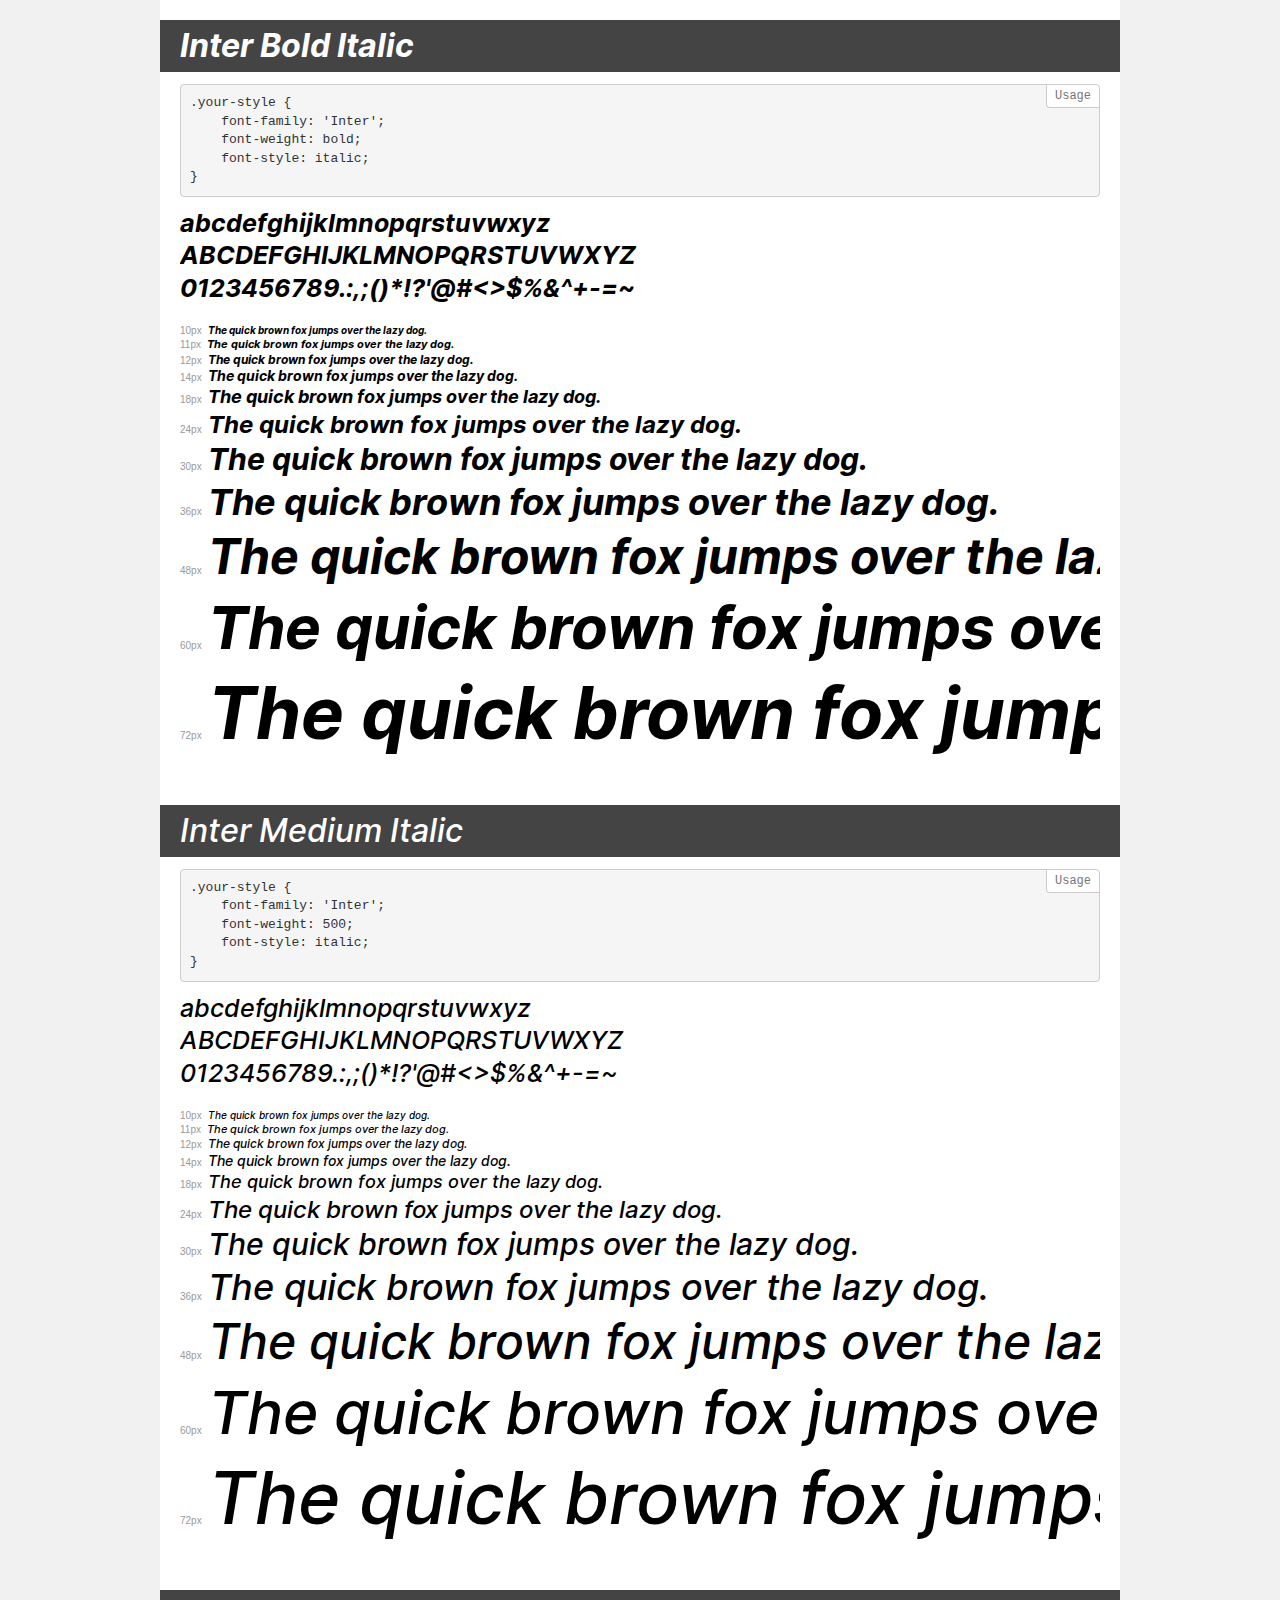
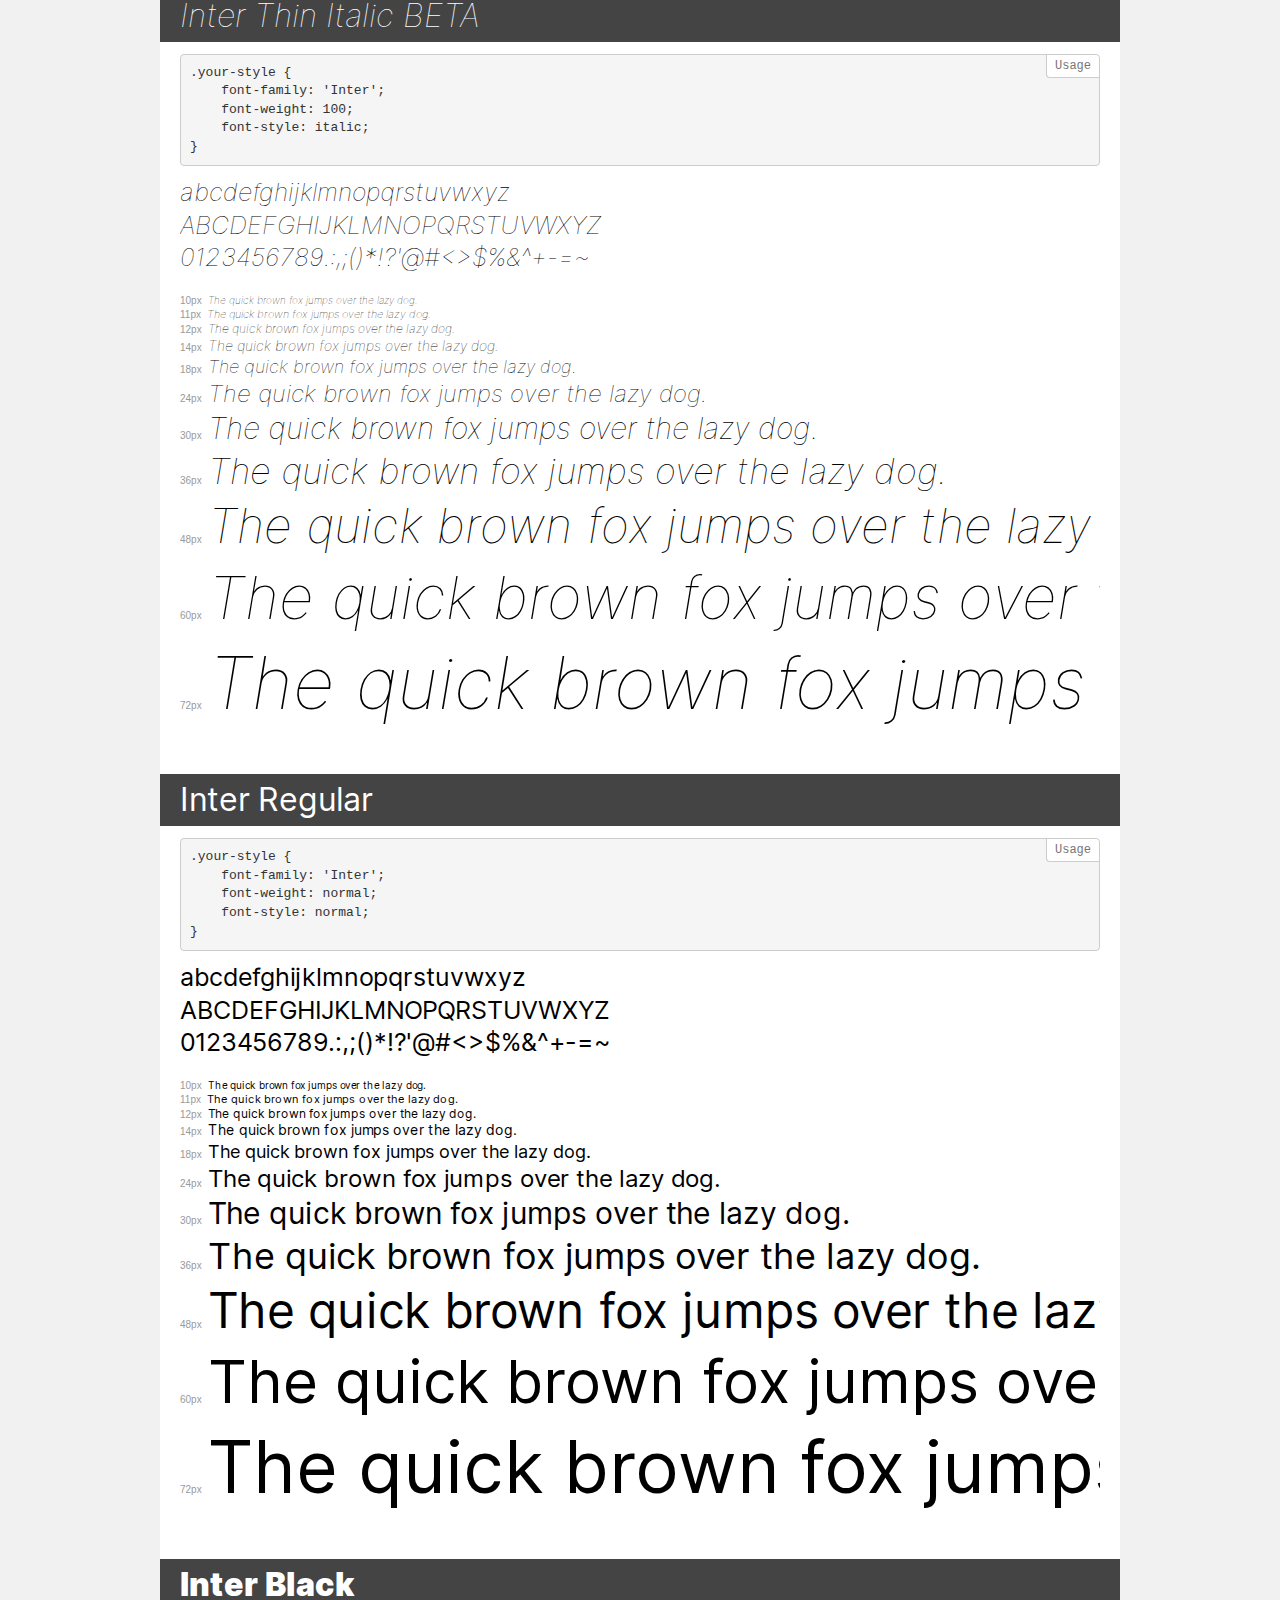
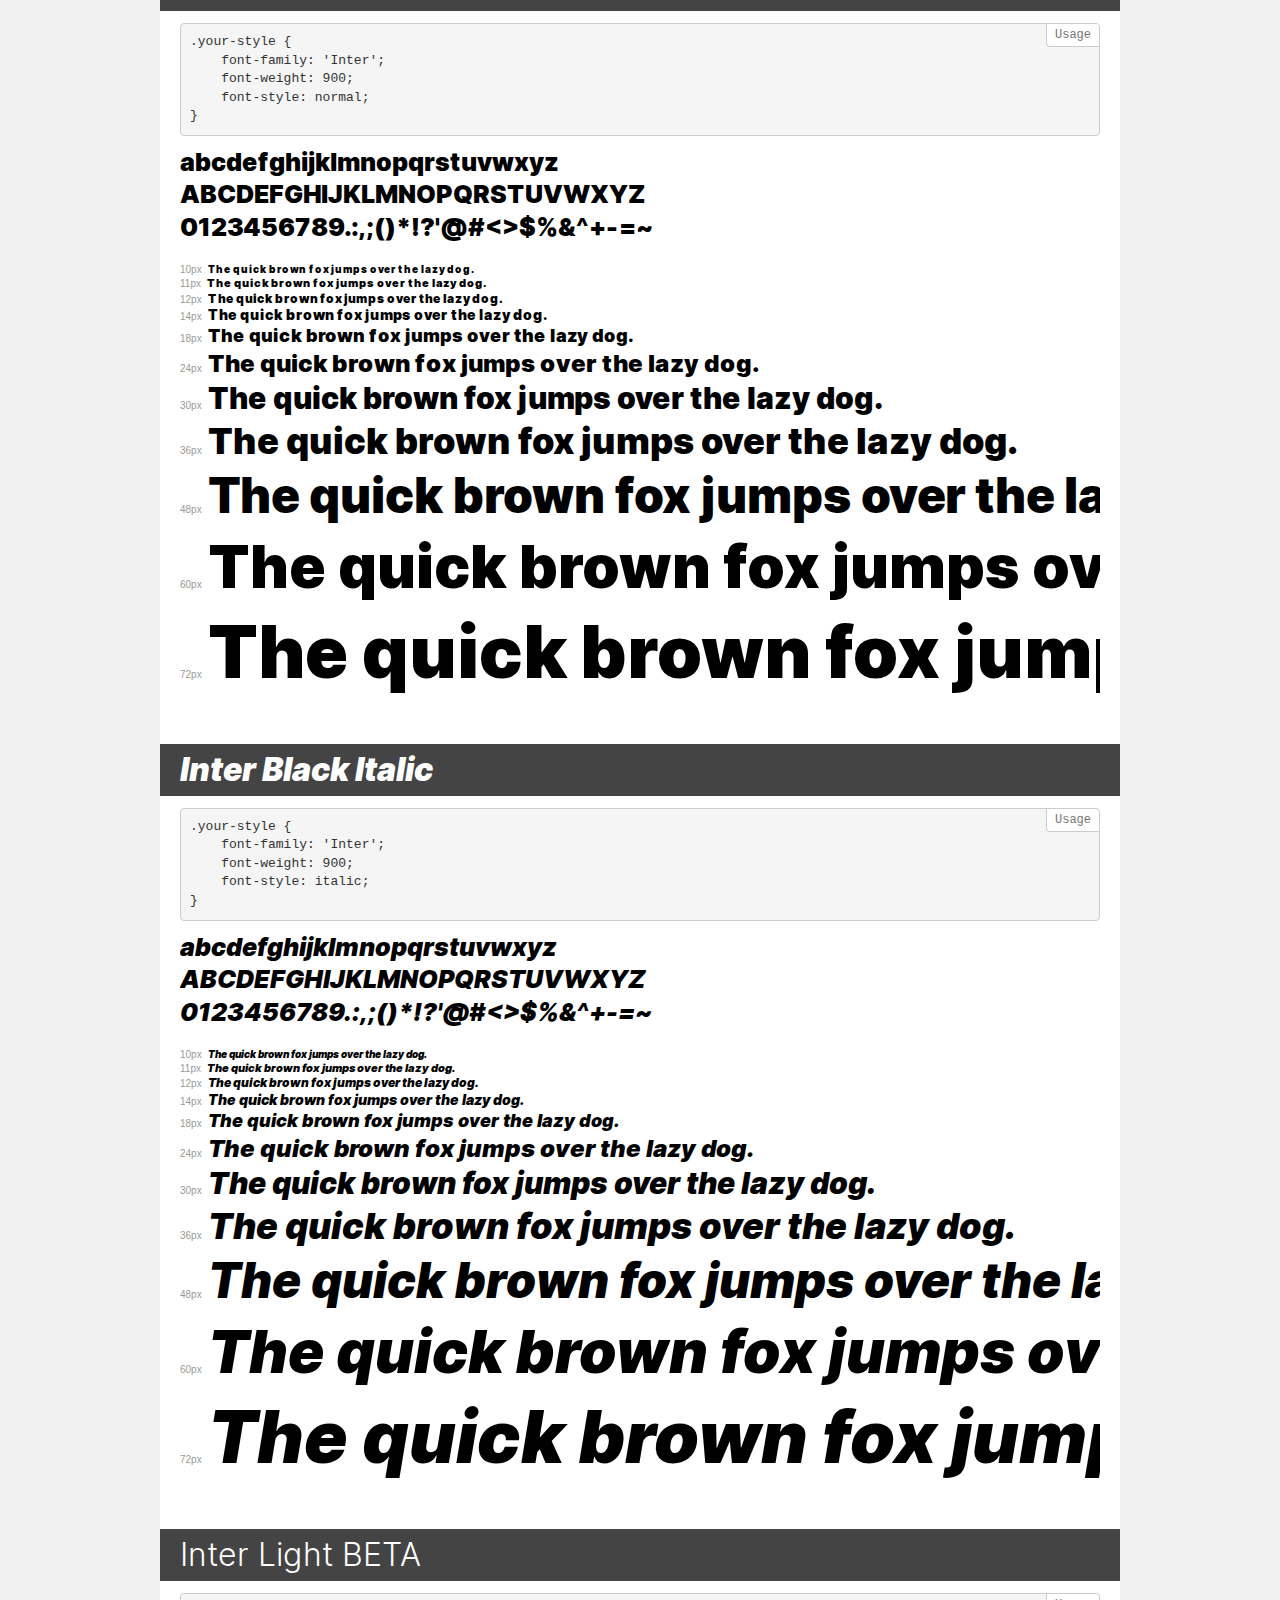
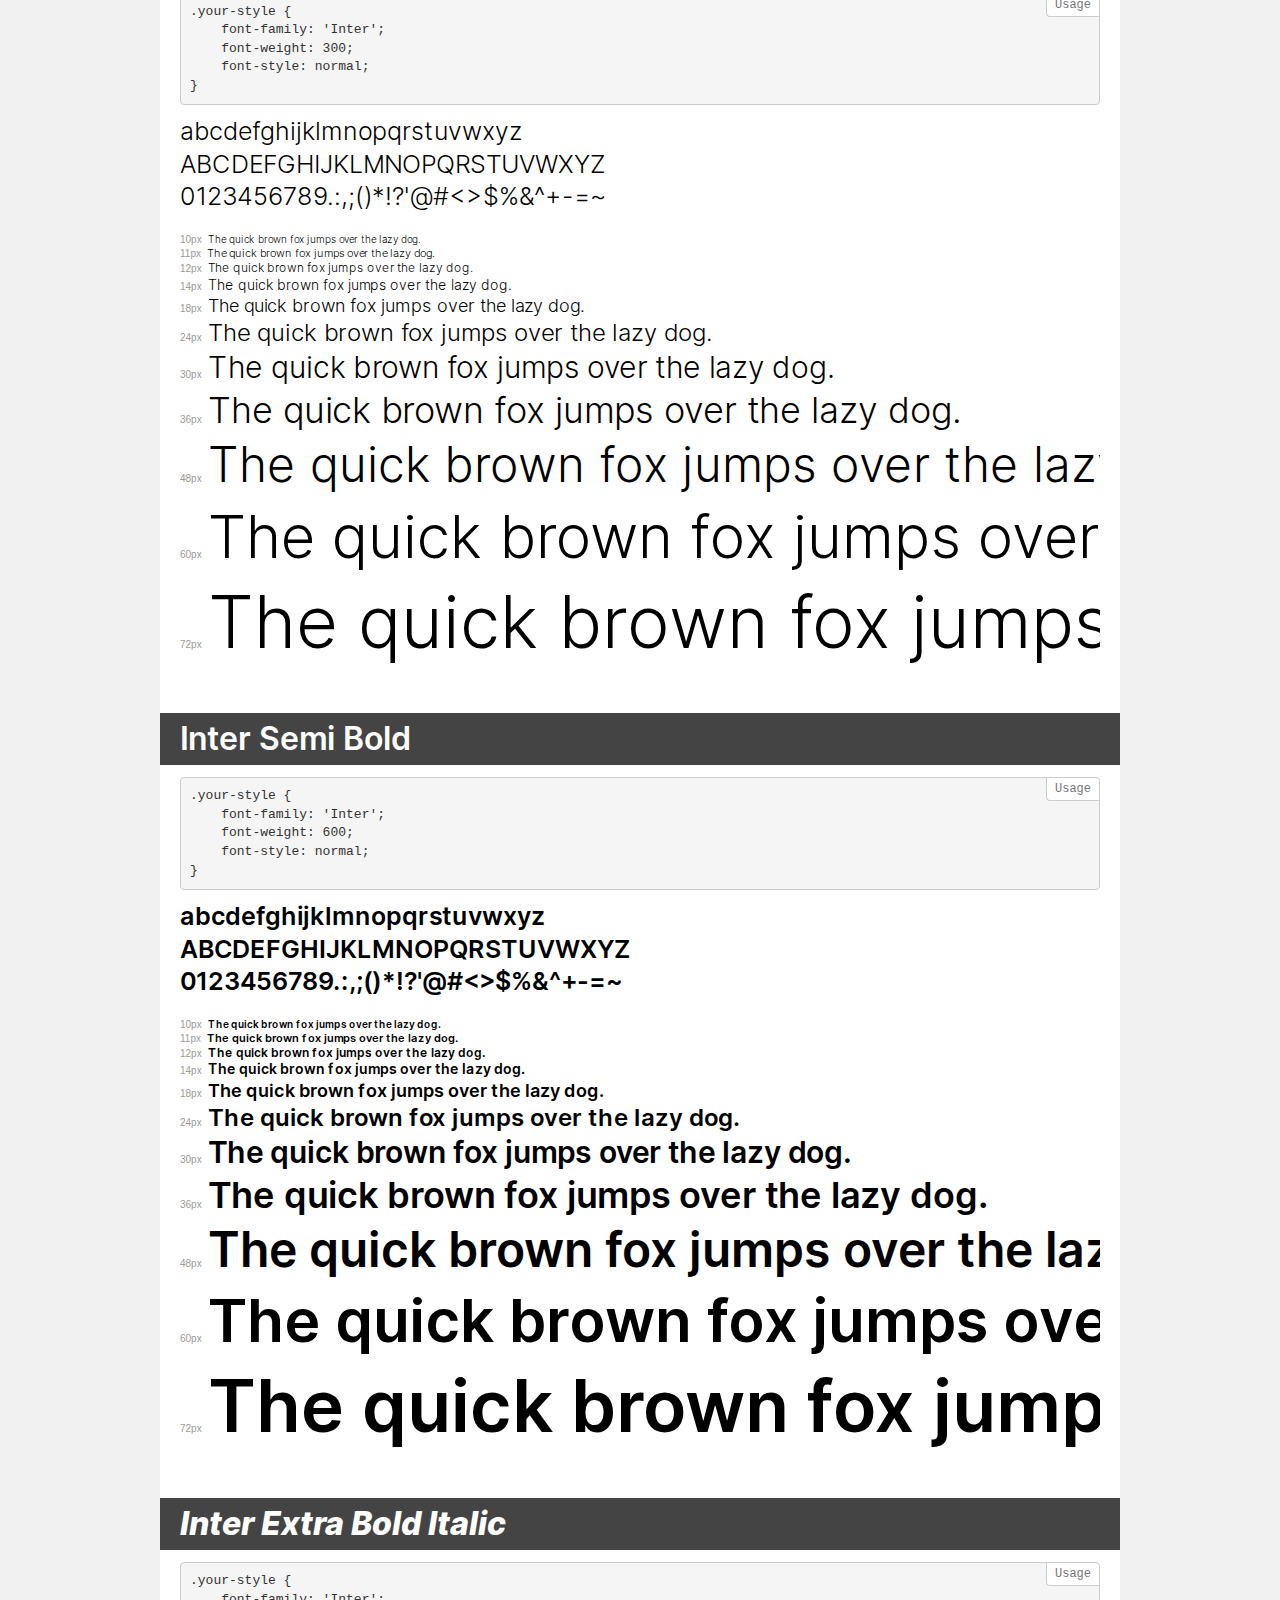
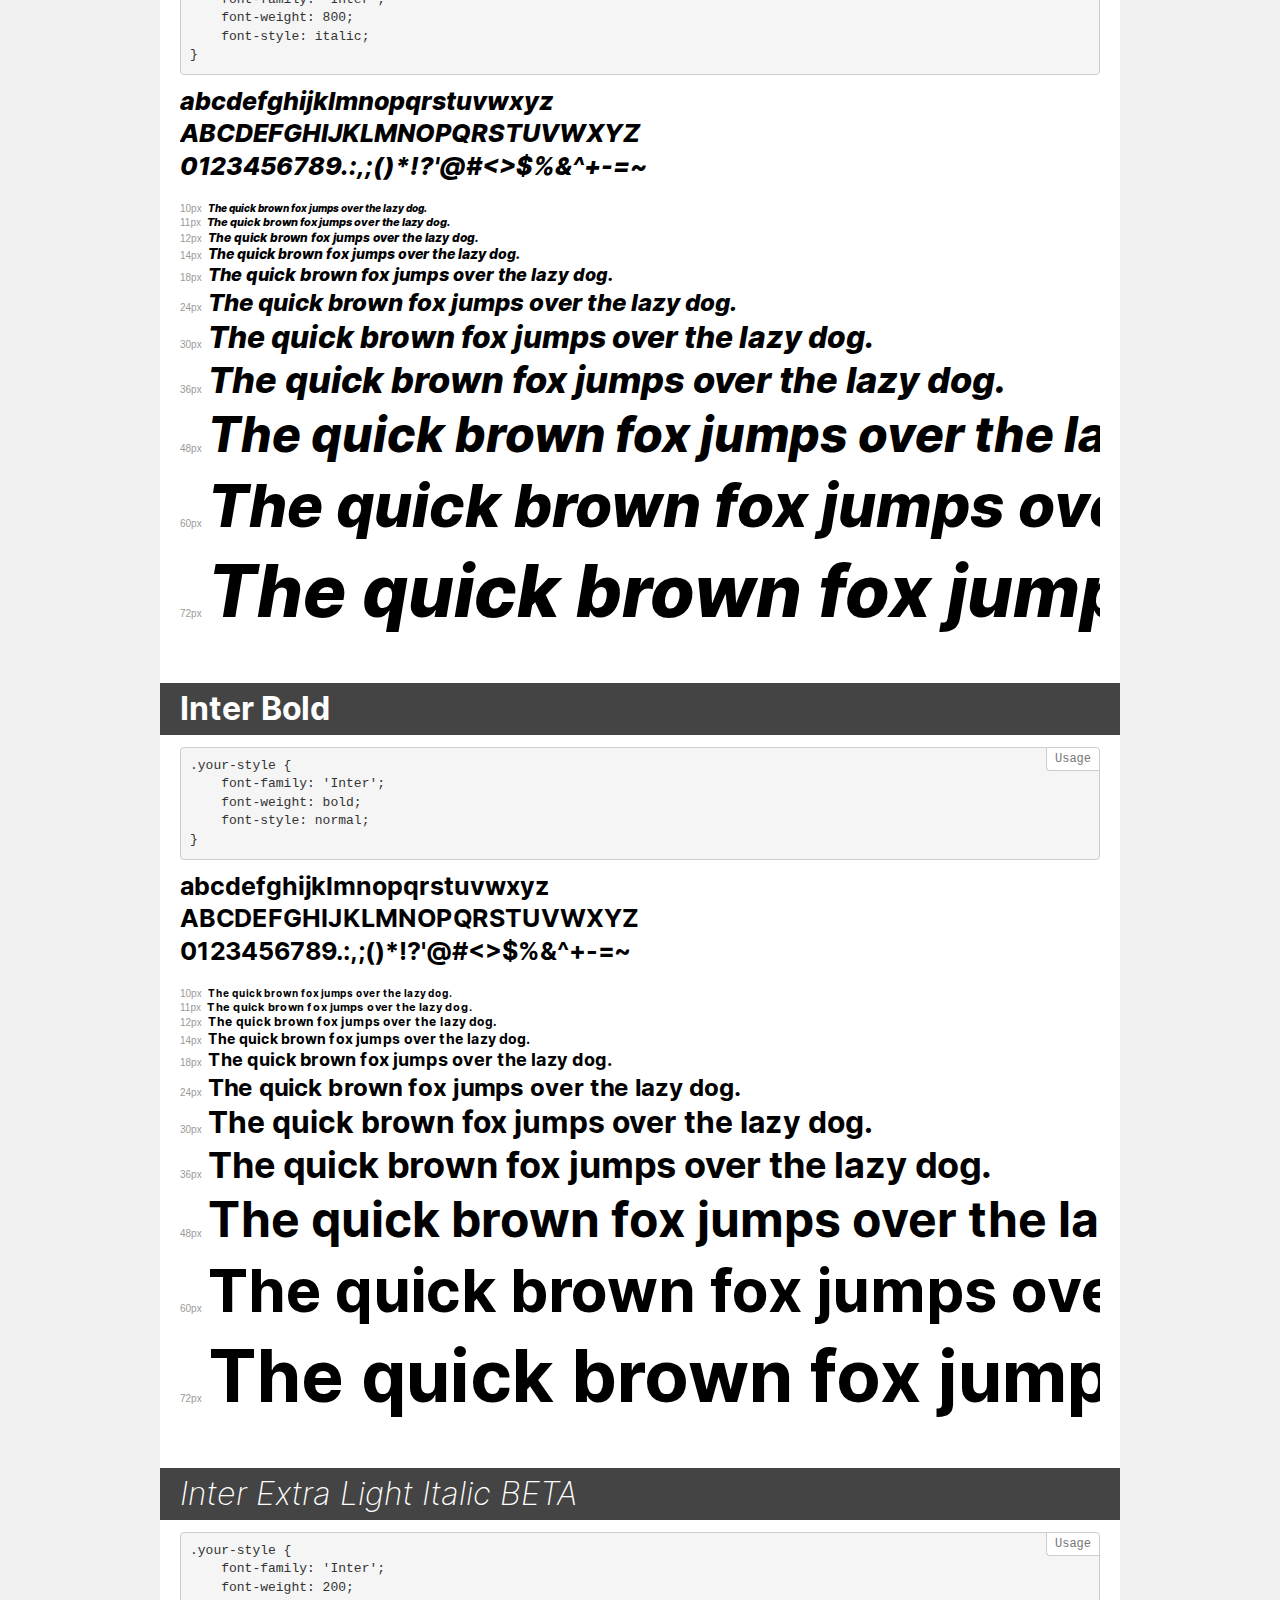
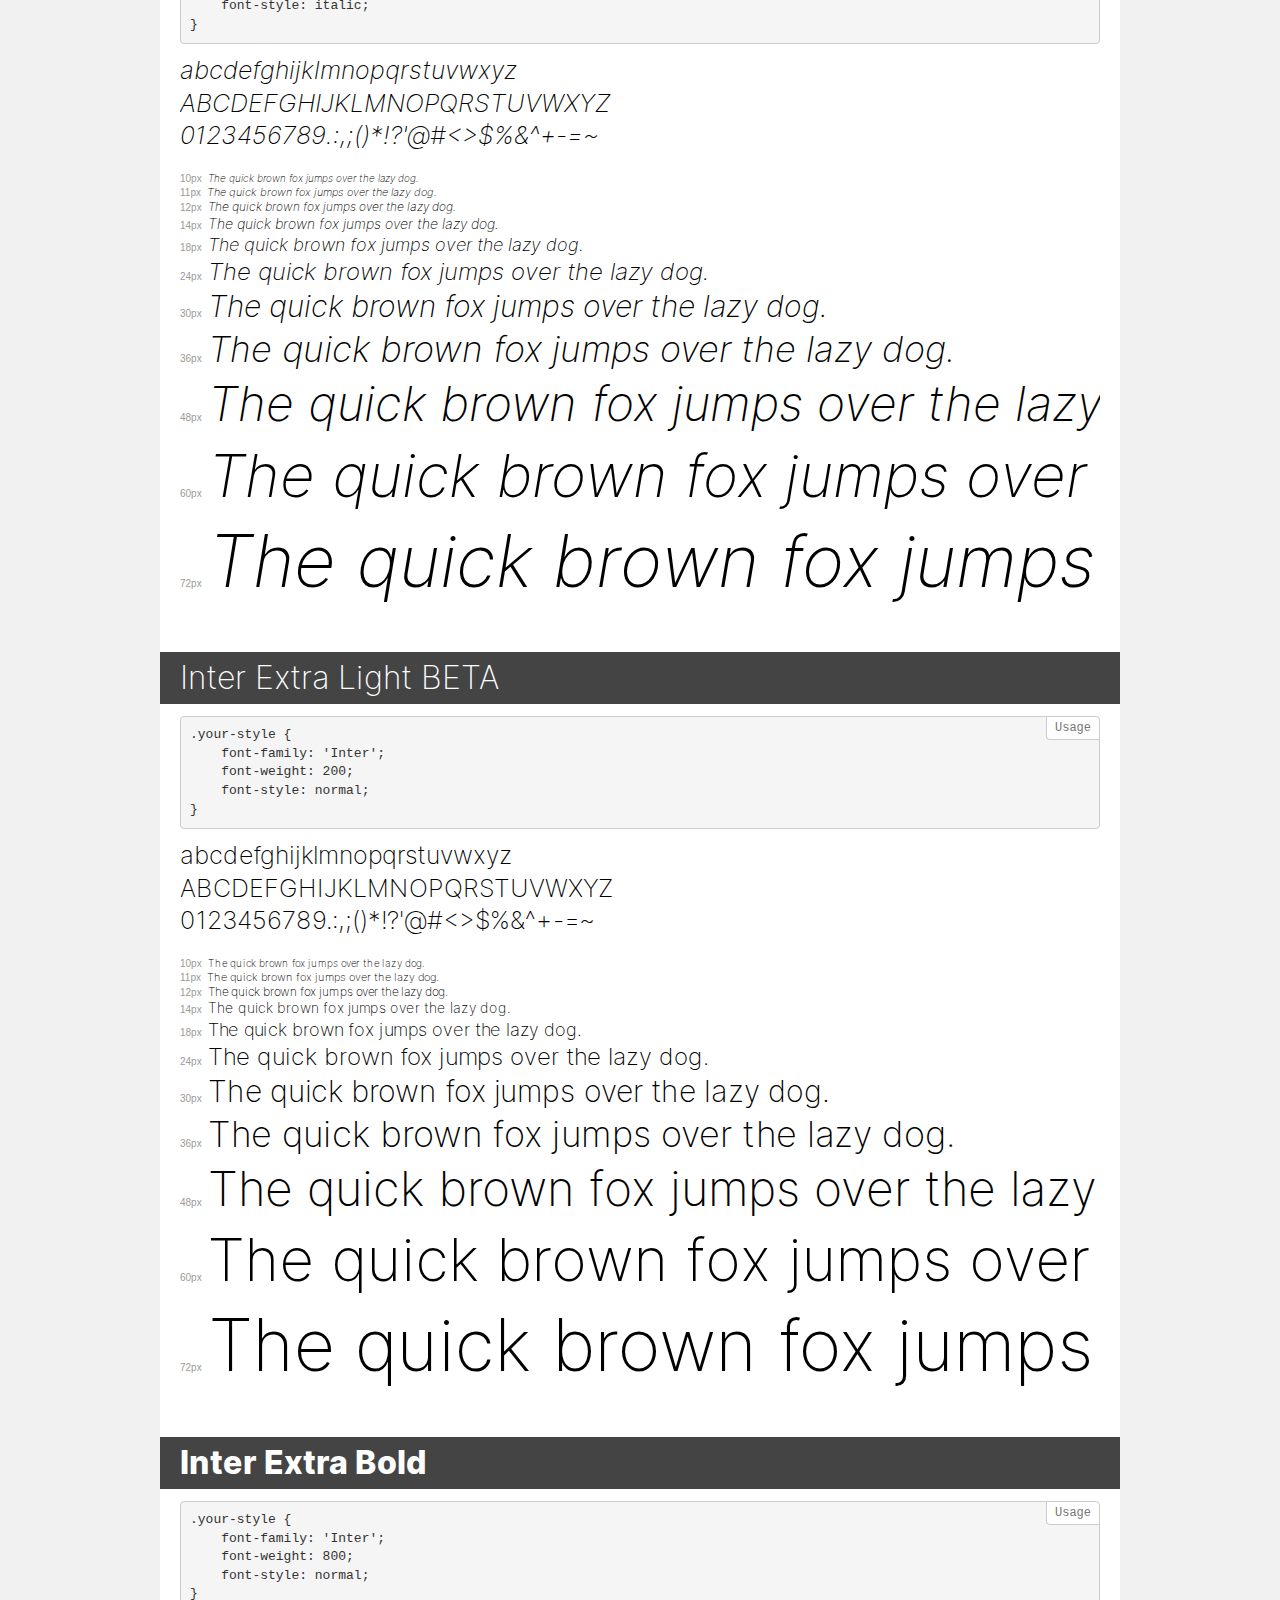
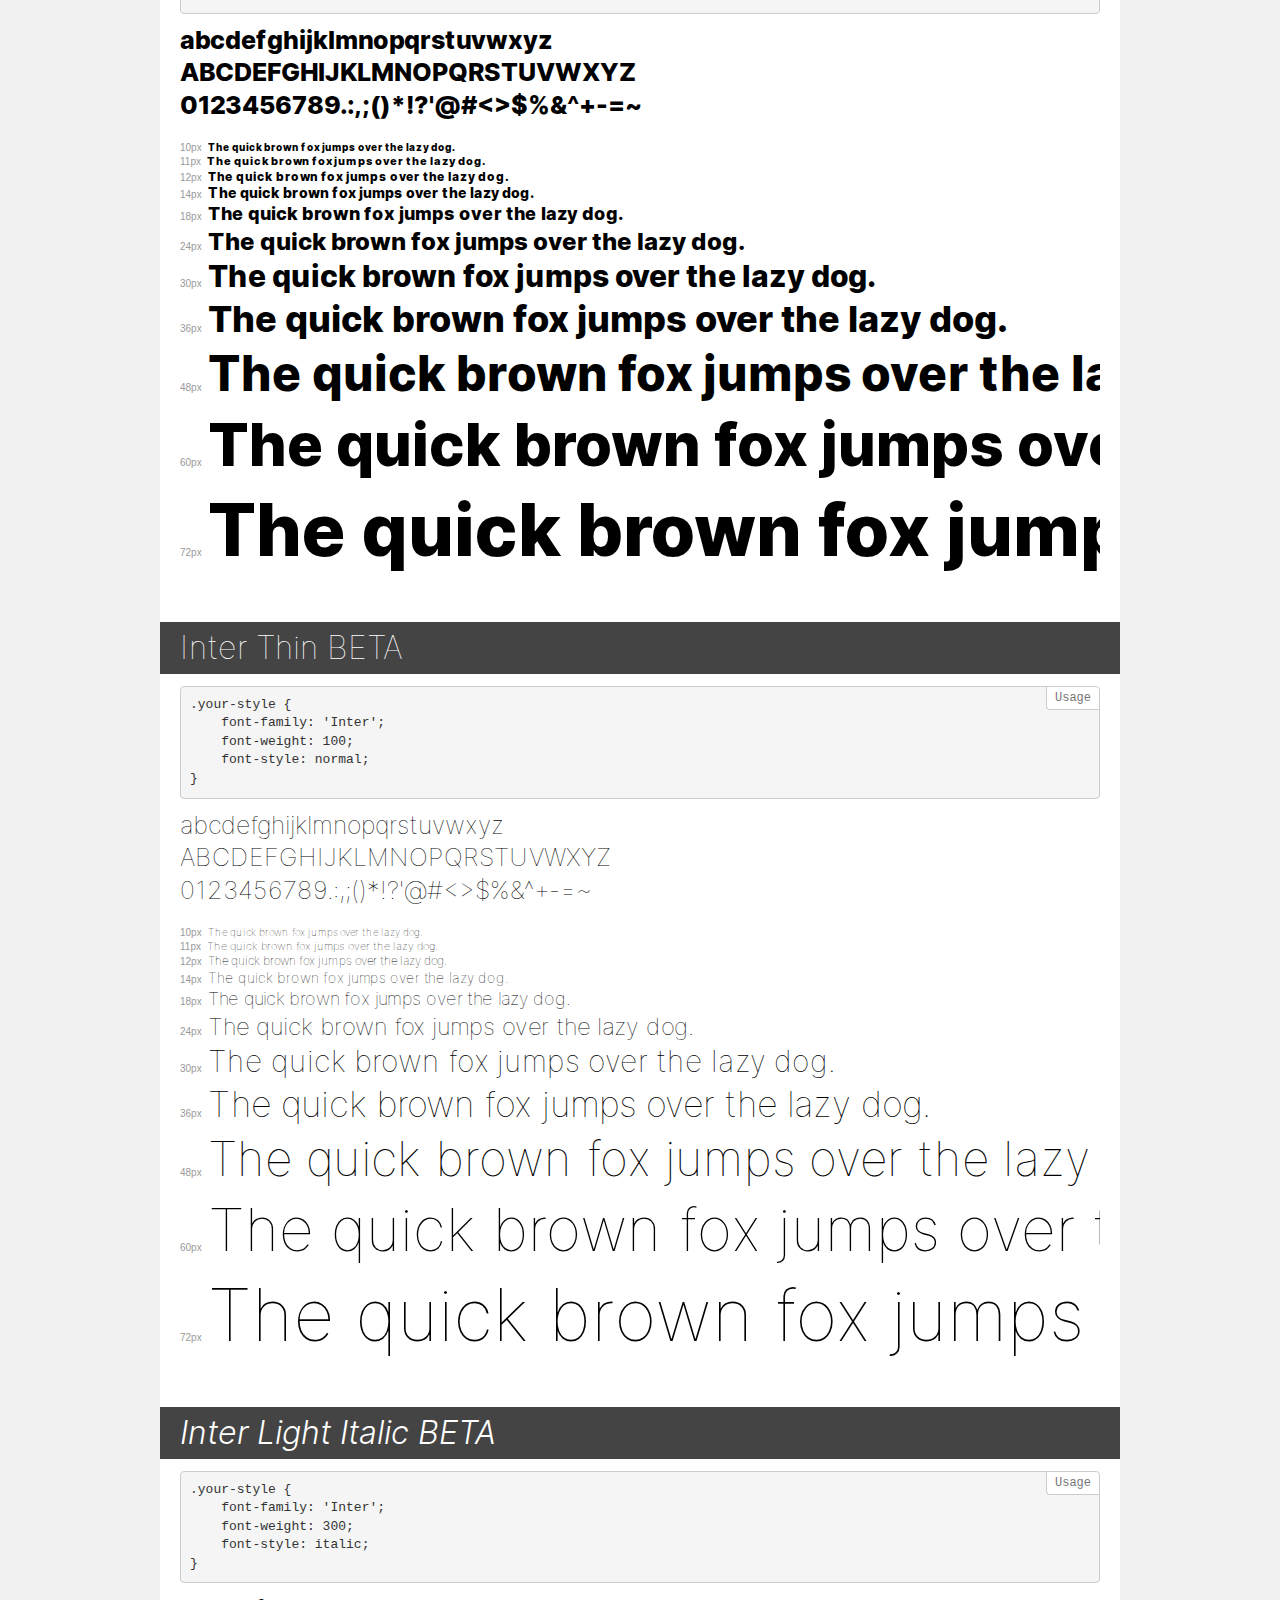
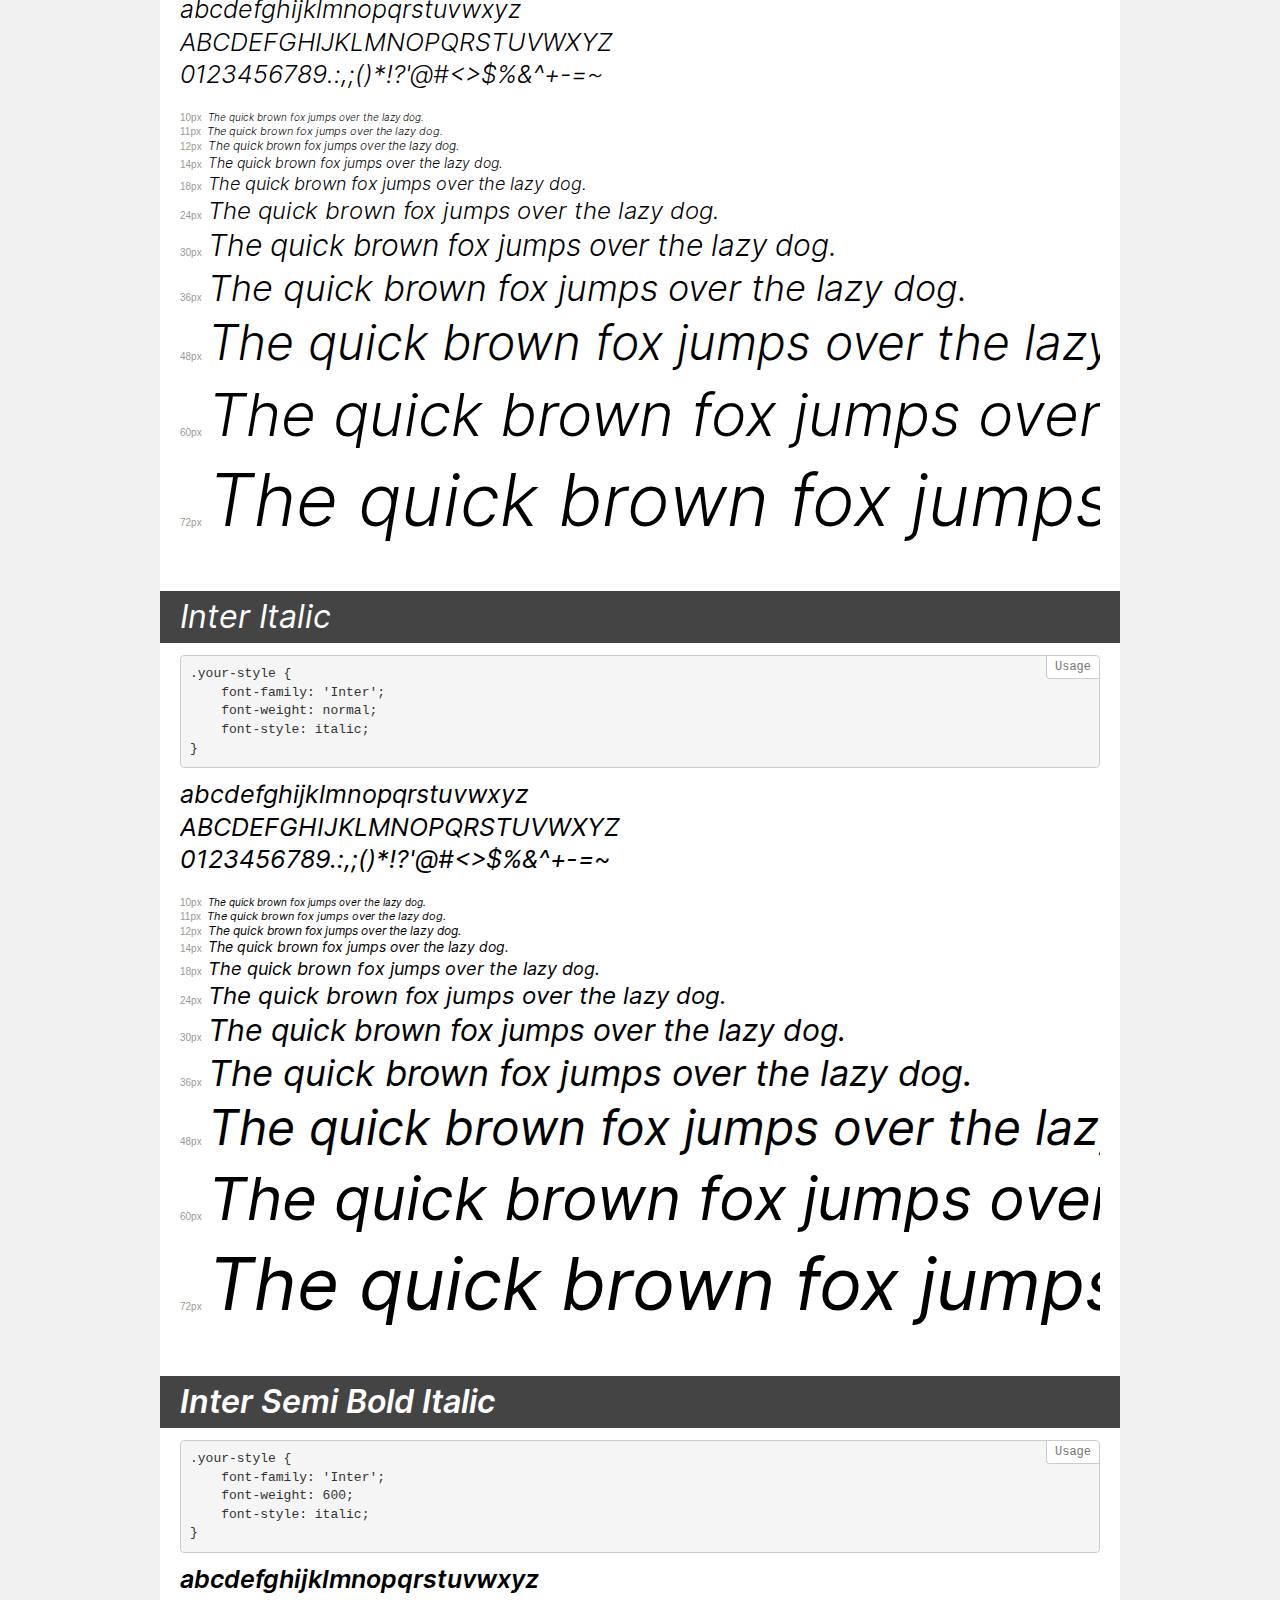
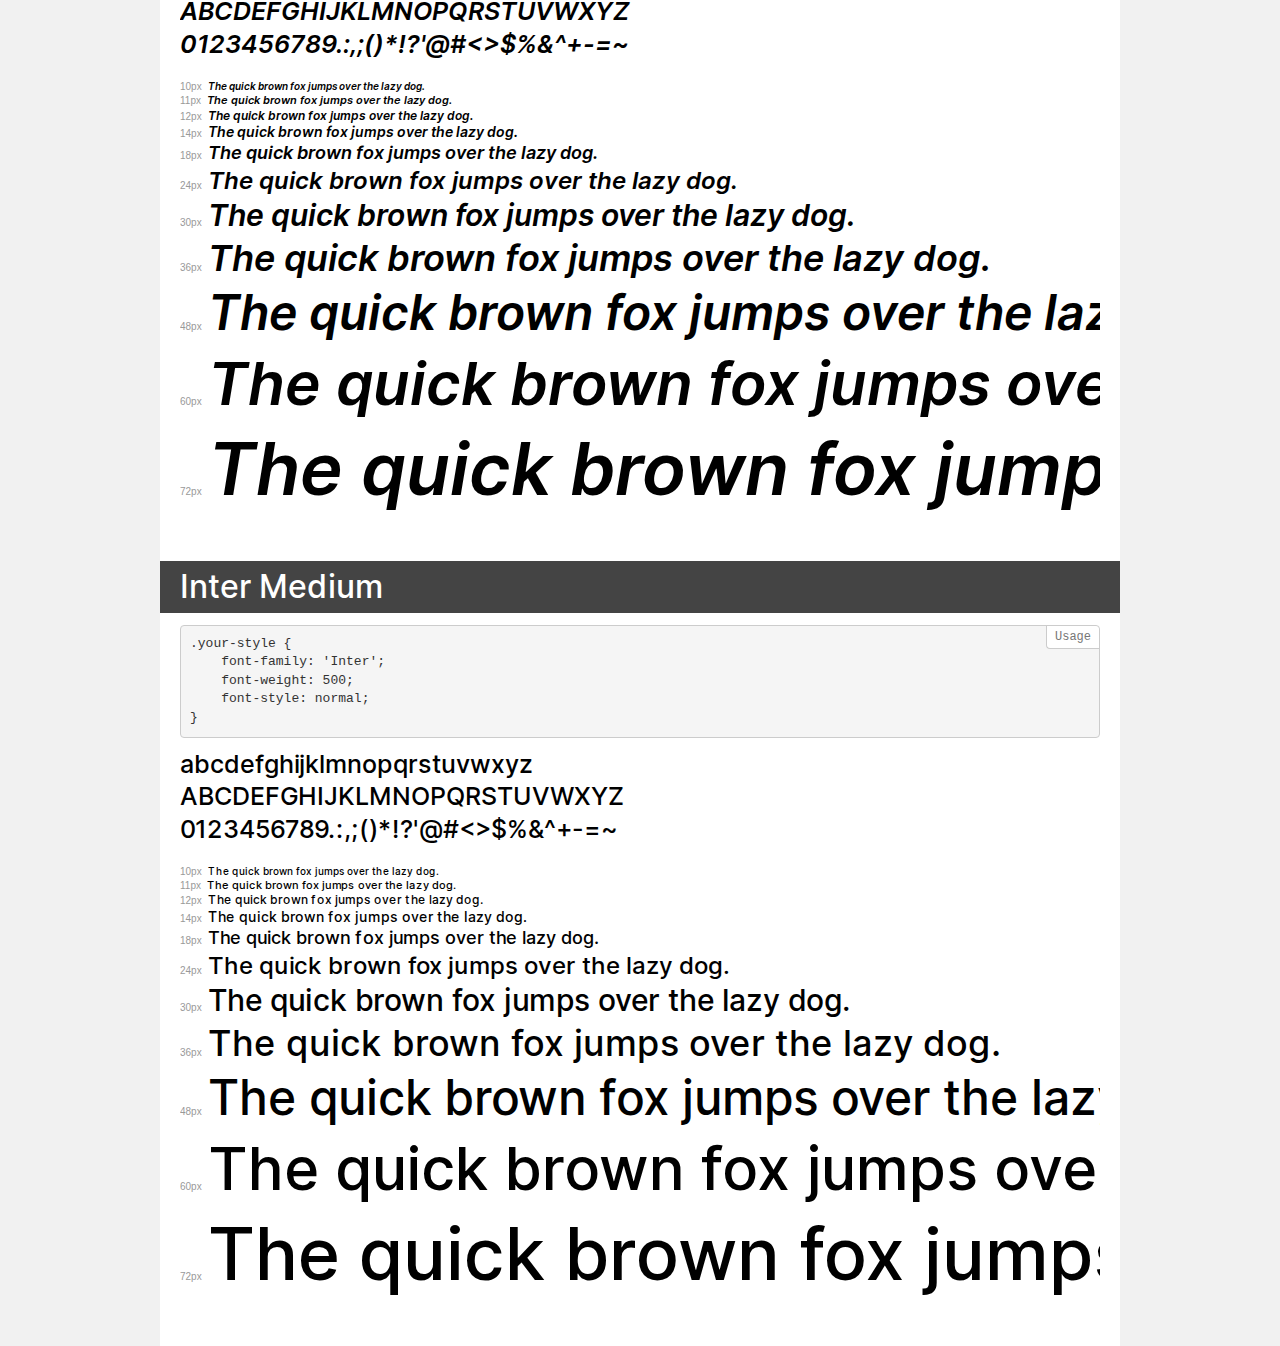
<file: fonts/Inter/demo.html>
<!DOCTYPE html>
<html>
<head>
    <meta charset="utf-8">
    <meta http-equiv="X-UA-Compatible" content="IE=edge">
    <meta name="viewport" content="width=device-width, initial-scale=1">
    <meta name="robots" content="noindex, noarchive">
    <meta name="format-detection" content="telephone=no">
    <title>Transfonter demo</title>
    <link href="stylesheet.css" rel="stylesheet">
    <style>
        /*
        http://meyerweb.com/eric/tools/css/reset/
        v2.0 | 20110126
        License: none (public domain)
        */
        html, body, div, span, applet, object, iframe,
        h1, h2, h3, h4, h5, h6, p, blockquote, pre,
        a, abbr, acronym, address, big, cite, code,
        del, dfn, em, img, ins, kbd, q, s, samp,
        small, strike, strong, sub, sup, tt, var,
        b, u, i, center,
        dl, dt, dd, ol, ul, li,
        fieldset, form, label, legend,
        table, caption, tbody, tfoot, thead, tr, th, td,
        article, aside, canvas, details, embed,
        figure, figcaption, footer, header, hgroup,
        menu, nav, output, ruby, section, summary,
        time, mark, audio, video {
            margin: 0;
            padding: 0;
            border: 0;
            font-size: 100%;
            font: inherit;
            vertical-align: baseline;
        }
        /* HTML5 display-role reset for older browsers */
        article, aside, details, figcaption, figure,
        footer, header, hgroup, menu, nav, section {
            display: block;
        }
        body {
            line-height: 1;
        }
        ol, ul {
            list-style: none;
        }
        blockquote, q {
            quotes: none;
        }
        blockquote:before, blockquote:after,
        q:before, q:after {
            content: '';
            content: none;
        }
        table {
            border-collapse: collapse;
            border-spacing: 0;
        }
        /* common styles */
        body {
            background: #f1f1f1;
            color: #000;
        }
        .page {
            background: #fff;
            width: 920px;
            margin: 0 auto;
            padding: 20px 20px 0 20px;
            overflow: hidden;
        }
        .font-container {
            overflow-x: auto;
            overflow-y: hidden;
            margin-bottom: 40px;
            line-height: 1.3;
            white-space: nowrap;
            padding-bottom: 5px;
        }
        h1 {
            position: relative;
            background: #444;
            font-size: 32px;
            color: #fff;
            padding: 10px 20px;
            margin: 0 -20px 12px -20px;
        }
        .letters {
            font-size: 25px;
            margin-bottom: 20px;
        }
        .s10:before {
            content: '10px';
        }
        .s11:before {
            content: '11px';
        }
        .s12:before {
            content: '12px';
        }
        .s14:before {
            content: '14px';
        }
        .s18:before {
            content: '18px';
        }
        .s24:before {
            content: '24px';
        }
        .s30:before {
            content: '30px';
        }
        .s36:before {
            content: '36px';
        }
        .s48:before {
            content: '48px';
        }
        .s60:before {
            content: '60px';
        }
        .s72:before {
            content: '72px';
        }
        .s10:before, .s11:before, .s12:before, .s14:before,
        .s18:before, .s24:before, .s30:before, .s36:before,
        .s48:before, .s60:before, .s72:before {
            font-family: Arial, sans-serif;
            font-size: 10px;
            font-weight: normal;
            font-style: normal;
            color: #999;
            padding-right: 6px;
        }
        pre {
            display: block;
            position: relative;
            padding: 9px;
            margin: 0 0 10px;
            font-family: Monaco, Menlo, Consolas, "Courier New", monospace !important;
            font-size: 13px;
            line-height: 1.428571429;
            color: #333;
            font-weight: normal !important;
            font-style: normal !important;
            background-color: #f5f5f5;
            border: 1px solid #ccc;
            overflow-x: auto;
            border-radius: 4px;
        }
        pre:after {
            display: block;
            position: absolute;
            right: 0;
            top: 0;
            content: 'Usage';
            line-height: 1;
            padding: 5px 8px;
            font-size: 12px;
            color: #767676;
            background-color: #fff;
            border: 1px solid #ccc;
            border-right: none;
            border-top: none;
            border-radius: 0 4px 0 4px;
            z-index: 10;
        }
        /* responsive */
        @media (max-width: 959px) {
            .page {
                width: auto;
                margin: 0;
            }
        }
    </style>
</head>
<body>
<div class="page">
    <div class="demo" style="font-family: 'Inter'; font-weight: bold; font-style: italic;">
        <h1>Inter Bold Italic</h1>
        <pre>.your-style {
    font-family: 'Inter';
    font-weight: bold;
    font-style: italic;
}</pre>
        <div class="font-container">
            <p class="letters">
                abcdefghijklmnopqrstuvwxyz<br>
ABCDEFGHIJKLMNOPQRSTUVWXYZ<br>
                0123456789.:,;()*!?'@#<>$%&^+-=~
            </p>
            <p class="s10" style="font-size: 10px;">The quick brown fox jumps over the lazy dog.</p>
            <p class="s11" style="font-size: 11px;">The quick brown fox jumps over the lazy dog.</p>
            <p class="s12" style="font-size: 12px;">The quick brown fox jumps over the lazy dog.</p>
            <p class="s14" style="font-size: 14px;">The quick brown fox jumps over the lazy dog.</p>
            <p class="s18" style="font-size: 18px;">The quick brown fox jumps over the lazy dog.</p>
            <p class="s24" style="font-size: 24px;">The quick brown fox jumps over the lazy dog.</p>
            <p class="s30" style="font-size: 30px;">The quick brown fox jumps over the lazy dog.</p>
            <p class="s36" style="font-size: 36px;">The quick brown fox jumps over the lazy dog.</p>
            <p class="s48" style="font-size: 48px;">The quick brown fox jumps over the lazy dog.</p>
            <p class="s60" style="font-size: 60px;">The quick brown fox jumps over the lazy dog.</p>
            <p class="s72" style="font-size: 72px;">The quick brown fox jumps over the lazy dog.</p>
        </div>
    </div>
    <div class="demo" style="font-family: 'Inter'; font-weight: 500; font-style: italic;">
        <h1>Inter Medium Italic</h1>
        <pre>.your-style {
    font-family: 'Inter';
    font-weight: 500;
    font-style: italic;
}</pre>
        <div class="font-container">
            <p class="letters">
                abcdefghijklmnopqrstuvwxyz<br>
ABCDEFGHIJKLMNOPQRSTUVWXYZ<br>
                0123456789.:,;()*!?'@#<>$%&^+-=~
            </p>
            <p class="s10" style="font-size: 10px;">The quick brown fox jumps over the lazy dog.</p>
            <p class="s11" style="font-size: 11px;">The quick brown fox jumps over the lazy dog.</p>
            <p class="s12" style="font-size: 12px;">The quick brown fox jumps over the lazy dog.</p>
            <p class="s14" style="font-size: 14px;">The quick brown fox jumps over the lazy dog.</p>
            <p class="s18" style="font-size: 18px;">The quick brown fox jumps over the lazy dog.</p>
            <p class="s24" style="font-size: 24px;">The quick brown fox jumps over the lazy dog.</p>
            <p class="s30" style="font-size: 30px;">The quick brown fox jumps over the lazy dog.</p>
            <p class="s36" style="font-size: 36px;">The quick brown fox jumps over the lazy dog.</p>
            <p class="s48" style="font-size: 48px;">The quick brown fox jumps over the lazy dog.</p>
            <p class="s60" style="font-size: 60px;">The quick brown fox jumps over the lazy dog.</p>
            <p class="s72" style="font-size: 72px;">The quick brown fox jumps over the lazy dog.</p>
        </div>
    </div>
    <div class="demo" style="font-family: 'Inter'; font-weight: 100; font-style: italic;">
        <h1>Inter Thin Italic BETA</h1>
        <pre>.your-style {
    font-family: 'Inter';
    font-weight: 100;
    font-style: italic;
}</pre>
        <div class="font-container">
            <p class="letters">
                abcdefghijklmnopqrstuvwxyz<br>
ABCDEFGHIJKLMNOPQRSTUVWXYZ<br>
                0123456789.:,;()*!?'@#<>$%&^+-=~
            </p>
            <p class="s10" style="font-size: 10px;">The quick brown fox jumps over the lazy dog.</p>
            <p class="s11" style="font-size: 11px;">The quick brown fox jumps over the lazy dog.</p>
            <p class="s12" style="font-size: 12px;">The quick brown fox jumps over the lazy dog.</p>
            <p class="s14" style="font-size: 14px;">The quick brown fox jumps over the lazy dog.</p>
            <p class="s18" style="font-size: 18px;">The quick brown fox jumps over the lazy dog.</p>
            <p class="s24" style="font-size: 24px;">The quick brown fox jumps over the lazy dog.</p>
            <p class="s30" style="font-size: 30px;">The quick brown fox jumps over the lazy dog.</p>
            <p class="s36" style="font-size: 36px;">The quick brown fox jumps over the lazy dog.</p>
            <p class="s48" style="font-size: 48px;">The quick brown fox jumps over the lazy dog.</p>
            <p class="s60" style="font-size: 60px;">The quick brown fox jumps over the lazy dog.</p>
            <p class="s72" style="font-size: 72px;">The quick brown fox jumps over the lazy dog.</p>
        </div>
    </div>
    <div class="demo" style="font-family: 'Inter'; font-weight: normal; font-style: normal;">
        <h1>Inter Regular</h1>
        <pre>.your-style {
    font-family: 'Inter';
    font-weight: normal;
    font-style: normal;
}</pre>
        <div class="font-container">
            <p class="letters">
                abcdefghijklmnopqrstuvwxyz<br>
ABCDEFGHIJKLMNOPQRSTUVWXYZ<br>
                0123456789.:,;()*!?'@#<>$%&^+-=~
            </p>
            <p class="s10" style="font-size: 10px;">The quick brown fox jumps over the lazy dog.</p>
            <p class="s11" style="font-size: 11px;">The quick brown fox jumps over the lazy dog.</p>
            <p class="s12" style="font-size: 12px;">The quick brown fox jumps over the lazy dog.</p>
            <p class="s14" style="font-size: 14px;">The quick brown fox jumps over the lazy dog.</p>
            <p class="s18" style="font-size: 18px;">The quick brown fox jumps over the lazy dog.</p>
            <p class="s24" style="font-size: 24px;">The quick brown fox jumps over the lazy dog.</p>
            <p class="s30" style="font-size: 30px;">The quick brown fox jumps over the lazy dog.</p>
            <p class="s36" style="font-size: 36px;">The quick brown fox jumps over the lazy dog.</p>
            <p class="s48" style="font-size: 48px;">The quick brown fox jumps over the lazy dog.</p>
            <p class="s60" style="font-size: 60px;">The quick brown fox jumps over the lazy dog.</p>
            <p class="s72" style="font-size: 72px;">The quick brown fox jumps over the lazy dog.</p>
        </div>
    </div>
    <div class="demo" style="font-family: 'Inter'; font-weight: 900; font-style: normal;">
        <h1>Inter Black</h1>
        <pre>.your-style {
    font-family: 'Inter';
    font-weight: 900;
    font-style: normal;
}</pre>
        <div class="font-container">
            <p class="letters">
                abcdefghijklmnopqrstuvwxyz<br>
ABCDEFGHIJKLMNOPQRSTUVWXYZ<br>
                0123456789.:,;()*!?'@#<>$%&^+-=~
            </p>
            <p class="s10" style="font-size: 10px;">The quick brown fox jumps over the lazy dog.</p>
            <p class="s11" style="font-size: 11px;">The quick brown fox jumps over the lazy dog.</p>
            <p class="s12" style="font-size: 12px;">The quick brown fox jumps over the lazy dog.</p>
            <p class="s14" style="font-size: 14px;">The quick brown fox jumps over the lazy dog.</p>
            <p class="s18" style="font-size: 18px;">The quick brown fox jumps over the lazy dog.</p>
            <p class="s24" style="font-size: 24px;">The quick brown fox jumps over the lazy dog.</p>
            <p class="s30" style="font-size: 30px;">The quick brown fox jumps over the lazy dog.</p>
            <p class="s36" style="font-size: 36px;">The quick brown fox jumps over the lazy dog.</p>
            <p class="s48" style="font-size: 48px;">The quick brown fox jumps over the lazy dog.</p>
            <p class="s60" style="font-size: 60px;">The quick brown fox jumps over the lazy dog.</p>
            <p class="s72" style="font-size: 72px;">The quick brown fox jumps over the lazy dog.</p>
        </div>
    </div>
    <div class="demo" style="font-family: 'Inter'; font-weight: 900; font-style: italic;">
        <h1>Inter Black Italic</h1>
        <pre>.your-style {
    font-family: 'Inter';
    font-weight: 900;
    font-style: italic;
}</pre>
        <div class="font-container">
            <p class="letters">
                abcdefghijklmnopqrstuvwxyz<br>
ABCDEFGHIJKLMNOPQRSTUVWXYZ<br>
                0123456789.:,;()*!?'@#<>$%&^+-=~
            </p>
            <p class="s10" style="font-size: 10px;">The quick brown fox jumps over the lazy dog.</p>
            <p class="s11" style="font-size: 11px;">The quick brown fox jumps over the lazy dog.</p>
            <p class="s12" style="font-size: 12px;">The quick brown fox jumps over the lazy dog.</p>
            <p class="s14" style="font-size: 14px;">The quick brown fox jumps over the lazy dog.</p>
            <p class="s18" style="font-size: 18px;">The quick brown fox jumps over the lazy dog.</p>
            <p class="s24" style="font-size: 24px;">The quick brown fox jumps over the lazy dog.</p>
            <p class="s30" style="font-size: 30px;">The quick brown fox jumps over the lazy dog.</p>
            <p class="s36" style="font-size: 36px;">The quick brown fox jumps over the lazy dog.</p>
            <p class="s48" style="font-size: 48px;">The quick brown fox jumps over the lazy dog.</p>
            <p class="s60" style="font-size: 60px;">The quick brown fox jumps over the lazy dog.</p>
            <p class="s72" style="font-size: 72px;">The quick brown fox jumps over the lazy dog.</p>
        </div>
    </div>
    <div class="demo" style="font-family: 'Inter'; font-weight: 300; font-style: normal;">
        <h1>Inter Light BETA</h1>
        <pre>.your-style {
    font-family: 'Inter';
    font-weight: 300;
    font-style: normal;
}</pre>
        <div class="font-container">
            <p class="letters">
                abcdefghijklmnopqrstuvwxyz<br>
ABCDEFGHIJKLMNOPQRSTUVWXYZ<br>
                0123456789.:,;()*!?'@#<>$%&^+-=~
            </p>
            <p class="s10" style="font-size: 10px;">The quick brown fox jumps over the lazy dog.</p>
            <p class="s11" style="font-size: 11px;">The quick brown fox jumps over the lazy dog.</p>
            <p class="s12" style="font-size: 12px;">The quick brown fox jumps over the lazy dog.</p>
            <p class="s14" style="font-size: 14px;">The quick brown fox jumps over the lazy dog.</p>
            <p class="s18" style="font-size: 18px;">The quick brown fox jumps over the lazy dog.</p>
            <p class="s24" style="font-size: 24px;">The quick brown fox jumps over the lazy dog.</p>
            <p class="s30" style="font-size: 30px;">The quick brown fox jumps over the lazy dog.</p>
            <p class="s36" style="font-size: 36px;">The quick brown fox jumps over the lazy dog.</p>
            <p class="s48" style="font-size: 48px;">The quick brown fox jumps over the lazy dog.</p>
            <p class="s60" style="font-size: 60px;">The quick brown fox jumps over the lazy dog.</p>
            <p class="s72" style="font-size: 72px;">The quick brown fox jumps over the lazy dog.</p>
        </div>
    </div>
    <div class="demo" style="font-family: 'Inter'; font-weight: 600; font-style: normal;">
        <h1>Inter Semi Bold</h1>
        <pre>.your-style {
    font-family: 'Inter';
    font-weight: 600;
    font-style: normal;
}</pre>
        <div class="font-container">
            <p class="letters">
                abcdefghijklmnopqrstuvwxyz<br>
ABCDEFGHIJKLMNOPQRSTUVWXYZ<br>
                0123456789.:,;()*!?'@#<>$%&^+-=~
            </p>
            <p class="s10" style="font-size: 10px;">The quick brown fox jumps over the lazy dog.</p>
            <p class="s11" style="font-size: 11px;">The quick brown fox jumps over the lazy dog.</p>
            <p class="s12" style="font-size: 12px;">The quick brown fox jumps over the lazy dog.</p>
            <p class="s14" style="font-size: 14px;">The quick brown fox jumps over the lazy dog.</p>
            <p class="s18" style="font-size: 18px;">The quick brown fox jumps over the lazy dog.</p>
            <p class="s24" style="font-size: 24px;">The quick brown fox jumps over the lazy dog.</p>
            <p class="s30" style="font-size: 30px;">The quick brown fox jumps over the lazy dog.</p>
            <p class="s36" style="font-size: 36px;">The quick brown fox jumps over the lazy dog.</p>
            <p class="s48" style="font-size: 48px;">The quick brown fox jumps over the lazy dog.</p>
            <p class="s60" style="font-size: 60px;">The quick brown fox jumps over the lazy dog.</p>
            <p class="s72" style="font-size: 72px;">The quick brown fox jumps over the lazy dog.</p>
        </div>
    </div>
    <div class="demo" style="font-family: 'Inter'; font-weight: 800; font-style: italic;">
        <h1>Inter Extra Bold Italic</h1>
        <pre>.your-style {
    font-family: 'Inter';
    font-weight: 800;
    font-style: italic;
}</pre>
        <div class="font-container">
            <p class="letters">
                abcdefghijklmnopqrstuvwxyz<br>
ABCDEFGHIJKLMNOPQRSTUVWXYZ<br>
                0123456789.:,;()*!?'@#<>$%&^+-=~
            </p>
            <p class="s10" style="font-size: 10px;">The quick brown fox jumps over the lazy dog.</p>
            <p class="s11" style="font-size: 11px;">The quick brown fox jumps over the lazy dog.</p>
            <p class="s12" style="font-size: 12px;">The quick brown fox jumps over the lazy dog.</p>
            <p class="s14" style="font-size: 14px;">The quick brown fox jumps over the lazy dog.</p>
            <p class="s18" style="font-size: 18px;">The quick brown fox jumps over the lazy dog.</p>
            <p class="s24" style="font-size: 24px;">The quick brown fox jumps over the lazy dog.</p>
            <p class="s30" style="font-size: 30px;">The quick brown fox jumps over the lazy dog.</p>
            <p class="s36" style="font-size: 36px;">The quick brown fox jumps over the lazy dog.</p>
            <p class="s48" style="font-size: 48px;">The quick brown fox jumps over the lazy dog.</p>
            <p class="s60" style="font-size: 60px;">The quick brown fox jumps over the lazy dog.</p>
            <p class="s72" style="font-size: 72px;">The quick brown fox jumps over the lazy dog.</p>
        </div>
    </div>
    <div class="demo" style="font-family: 'Inter'; font-weight: bold; font-style: normal;">
        <h1>Inter Bold</h1>
        <pre>.your-style {
    font-family: 'Inter';
    font-weight: bold;
    font-style: normal;
}</pre>
        <div class="font-container">
            <p class="letters">
                abcdefghijklmnopqrstuvwxyz<br>
ABCDEFGHIJKLMNOPQRSTUVWXYZ<br>
                0123456789.:,;()*!?'@#<>$%&^+-=~
            </p>
            <p class="s10" style="font-size: 10px;">The quick brown fox jumps over the lazy dog.</p>
            <p class="s11" style="font-size: 11px;">The quick brown fox jumps over the lazy dog.</p>
            <p class="s12" style="font-size: 12px;">The quick brown fox jumps over the lazy dog.</p>
            <p class="s14" style="font-size: 14px;">The quick brown fox jumps over the lazy dog.</p>
            <p class="s18" style="font-size: 18px;">The quick brown fox jumps over the lazy dog.</p>
            <p class="s24" style="font-size: 24px;">The quick brown fox jumps over the lazy dog.</p>
            <p class="s30" style="font-size: 30px;">The quick brown fox jumps over the lazy dog.</p>
            <p class="s36" style="font-size: 36px;">The quick brown fox jumps over the lazy dog.</p>
            <p class="s48" style="font-size: 48px;">The quick brown fox jumps over the lazy dog.</p>
            <p class="s60" style="font-size: 60px;">The quick brown fox jumps over the lazy dog.</p>
            <p class="s72" style="font-size: 72px;">The quick brown fox jumps over the lazy dog.</p>
        </div>
    </div>
    <div class="demo" style="font-family: 'Inter'; font-weight: 200; font-style: italic;">
        <h1>Inter Extra Light Italic BETA</h1>
        <pre>.your-style {
    font-family: 'Inter';
    font-weight: 200;
    font-style: italic;
}</pre>
        <div class="font-container">
            <p class="letters">
                abcdefghijklmnopqrstuvwxyz<br>
ABCDEFGHIJKLMNOPQRSTUVWXYZ<br>
                0123456789.:,;()*!?'@#<>$%&^+-=~
            </p>
            <p class="s10" style="font-size: 10px;">The quick brown fox jumps over the lazy dog.</p>
            <p class="s11" style="font-size: 11px;">The quick brown fox jumps over the lazy dog.</p>
            <p class="s12" style="font-size: 12px;">The quick brown fox jumps over the lazy dog.</p>
            <p class="s14" style="font-size: 14px;">The quick brown fox jumps over the lazy dog.</p>
            <p class="s18" style="font-size: 18px;">The quick brown fox jumps over the lazy dog.</p>
            <p class="s24" style="font-size: 24px;">The quick brown fox jumps over the lazy dog.</p>
            <p class="s30" style="font-size: 30px;">The quick brown fox jumps over the lazy dog.</p>
            <p class="s36" style="font-size: 36px;">The quick brown fox jumps over the lazy dog.</p>
            <p class="s48" style="font-size: 48px;">The quick brown fox jumps over the lazy dog.</p>
            <p class="s60" style="font-size: 60px;">The quick brown fox jumps over the lazy dog.</p>
            <p class="s72" style="font-size: 72px;">The quick brown fox jumps over the lazy dog.</p>
        </div>
    </div>
    <div class="demo" style="font-family: 'Inter'; font-weight: 200; font-style: normal;">
        <h1>Inter Extra Light BETA</h1>
        <pre>.your-style {
    font-family: 'Inter';
    font-weight: 200;
    font-style: normal;
}</pre>
        <div class="font-container">
            <p class="letters">
                abcdefghijklmnopqrstuvwxyz<br>
ABCDEFGHIJKLMNOPQRSTUVWXYZ<br>
                0123456789.:,;()*!?'@#<>$%&^+-=~
            </p>
            <p class="s10" style="font-size: 10px;">The quick brown fox jumps over the lazy dog.</p>
            <p class="s11" style="font-size: 11px;">The quick brown fox jumps over the lazy dog.</p>
            <p class="s12" style="font-size: 12px;">The quick brown fox jumps over the lazy dog.</p>
            <p class="s14" style="font-size: 14px;">The quick brown fox jumps over the lazy dog.</p>
            <p class="s18" style="font-size: 18px;">The quick brown fox jumps over the lazy dog.</p>
            <p class="s24" style="font-size: 24px;">The quick brown fox jumps over the lazy dog.</p>
            <p class="s30" style="font-size: 30px;">The quick brown fox jumps over the lazy dog.</p>
            <p class="s36" style="font-size: 36px;">The quick brown fox jumps over the lazy dog.</p>
            <p class="s48" style="font-size: 48px;">The quick brown fox jumps over the lazy dog.</p>
            <p class="s60" style="font-size: 60px;">The quick brown fox jumps over the lazy dog.</p>
            <p class="s72" style="font-size: 72px;">The quick brown fox jumps over the lazy dog.</p>
        </div>
    </div>
    <div class="demo" style="font-family: 'Inter'; font-weight: 800; font-style: normal;">
        <h1>Inter Extra Bold</h1>
        <pre>.your-style {
    font-family: 'Inter';
    font-weight: 800;
    font-style: normal;
}</pre>
        <div class="font-container">
            <p class="letters">
                abcdefghijklmnopqrstuvwxyz<br>
ABCDEFGHIJKLMNOPQRSTUVWXYZ<br>
                0123456789.:,;()*!?'@#<>$%&^+-=~
            </p>
            <p class="s10" style="font-size: 10px;">The quick brown fox jumps over the lazy dog.</p>
            <p class="s11" style="font-size: 11px;">The quick brown fox jumps over the lazy dog.</p>
            <p class="s12" style="font-size: 12px;">The quick brown fox jumps over the lazy dog.</p>
            <p class="s14" style="font-size: 14px;">The quick brown fox jumps over the lazy dog.</p>
            <p class="s18" style="font-size: 18px;">The quick brown fox jumps over the lazy dog.</p>
            <p class="s24" style="font-size: 24px;">The quick brown fox jumps over the lazy dog.</p>
            <p class="s30" style="font-size: 30px;">The quick brown fox jumps over the lazy dog.</p>
            <p class="s36" style="font-size: 36px;">The quick brown fox jumps over the lazy dog.</p>
            <p class="s48" style="font-size: 48px;">The quick brown fox jumps over the lazy dog.</p>
            <p class="s60" style="font-size: 60px;">The quick brown fox jumps over the lazy dog.</p>
            <p class="s72" style="font-size: 72px;">The quick brown fox jumps over the lazy dog.</p>
        </div>
    </div>
    <div class="demo" style="font-family: 'Inter'; font-weight: 100; font-style: normal;">
        <h1>Inter Thin BETA</h1>
        <pre>.your-style {
    font-family: 'Inter';
    font-weight: 100;
    font-style: normal;
}</pre>
        <div class="font-container">
            <p class="letters">
                abcdefghijklmnopqrstuvwxyz<br>
ABCDEFGHIJKLMNOPQRSTUVWXYZ<br>
                0123456789.:,;()*!?'@#<>$%&^+-=~
            </p>
            <p class="s10" style="font-size: 10px;">The quick brown fox jumps over the lazy dog.</p>
            <p class="s11" style="font-size: 11px;">The quick brown fox jumps over the lazy dog.</p>
            <p class="s12" style="font-size: 12px;">The quick brown fox jumps over the lazy dog.</p>
            <p class="s14" style="font-size: 14px;">The quick brown fox jumps over the lazy dog.</p>
            <p class="s18" style="font-size: 18px;">The quick brown fox jumps over the lazy dog.</p>
            <p class="s24" style="font-size: 24px;">The quick brown fox jumps over the lazy dog.</p>
            <p class="s30" style="font-size: 30px;">The quick brown fox jumps over the lazy dog.</p>
            <p class="s36" style="font-size: 36px;">The quick brown fox jumps over the lazy dog.</p>
            <p class="s48" style="font-size: 48px;">The quick brown fox jumps over the lazy dog.</p>
            <p class="s60" style="font-size: 60px;">The quick brown fox jumps over the lazy dog.</p>
            <p class="s72" style="font-size: 72px;">The quick brown fox jumps over the lazy dog.</p>
        </div>
    </div>
    <div class="demo" style="font-family: 'Inter'; font-weight: 300; font-style: italic;">
        <h1>Inter Light Italic BETA</h1>
        <pre>.your-style {
    font-family: 'Inter';
    font-weight: 300;
    font-style: italic;
}</pre>
        <div class="font-container">
            <p class="letters">
                abcdefghijklmnopqrstuvwxyz<br>
ABCDEFGHIJKLMNOPQRSTUVWXYZ<br>
                0123456789.:,;()*!?'@#<>$%&^+-=~
            </p>
            <p class="s10" style="font-size: 10px;">The quick brown fox jumps over the lazy dog.</p>
            <p class="s11" style="font-size: 11px;">The quick brown fox jumps over the lazy dog.</p>
            <p class="s12" style="font-size: 12px;">The quick brown fox jumps over the lazy dog.</p>
            <p class="s14" style="font-size: 14px;">The quick brown fox jumps over the lazy dog.</p>
            <p class="s18" style="font-size: 18px;">The quick brown fox jumps over the lazy dog.</p>
            <p class="s24" style="font-size: 24px;">The quick brown fox jumps over the lazy dog.</p>
            <p class="s30" style="font-size: 30px;">The quick brown fox jumps over the lazy dog.</p>
            <p class="s36" style="font-size: 36px;">The quick brown fox jumps over the lazy dog.</p>
            <p class="s48" style="font-size: 48px;">The quick brown fox jumps over the lazy dog.</p>
            <p class="s60" style="font-size: 60px;">The quick brown fox jumps over the lazy dog.</p>
            <p class="s72" style="font-size: 72px;">The quick brown fox jumps over the lazy dog.</p>
        </div>
    </div>
    <div class="demo" style="font-family: 'Inter'; font-weight: normal; font-style: italic;">
        <h1>Inter Italic</h1>
        <pre>.your-style {
    font-family: 'Inter';
    font-weight: normal;
    font-style: italic;
}</pre>
        <div class="font-container">
            <p class="letters">
                abcdefghijklmnopqrstuvwxyz<br>
ABCDEFGHIJKLMNOPQRSTUVWXYZ<br>
                0123456789.:,;()*!?'@#<>$%&^+-=~
            </p>
            <p class="s10" style="font-size: 10px;">The quick brown fox jumps over the lazy dog.</p>
            <p class="s11" style="font-size: 11px;">The quick brown fox jumps over the lazy dog.</p>
            <p class="s12" style="font-size: 12px;">The quick brown fox jumps over the lazy dog.</p>
            <p class="s14" style="font-size: 14px;">The quick brown fox jumps over the lazy dog.</p>
            <p class="s18" style="font-size: 18px;">The quick brown fox jumps over the lazy dog.</p>
            <p class="s24" style="font-size: 24px;">The quick brown fox jumps over the lazy dog.</p>
            <p class="s30" style="font-size: 30px;">The quick brown fox jumps over the lazy dog.</p>
            <p class="s36" style="font-size: 36px;">The quick brown fox jumps over the lazy dog.</p>
            <p class="s48" style="font-size: 48px;">The quick brown fox jumps over the lazy dog.</p>
            <p class="s60" style="font-size: 60px;">The quick brown fox jumps over the lazy dog.</p>
            <p class="s72" style="font-size: 72px;">The quick brown fox jumps over the lazy dog.</p>
        </div>
    </div>
    <div class="demo" style="font-family: 'Inter'; font-weight: 600; font-style: italic;">
        <h1>Inter Semi Bold Italic</h1>
        <pre>.your-style {
    font-family: 'Inter';
    font-weight: 600;
    font-style: italic;
}</pre>
        <div class="font-container">
            <p class="letters">
                abcdefghijklmnopqrstuvwxyz<br>
ABCDEFGHIJKLMNOPQRSTUVWXYZ<br>
                0123456789.:,;()*!?'@#<>$%&^+-=~
            </p>
            <p class="s10" style="font-size: 10px;">The quick brown fox jumps over the lazy dog.</p>
            <p class="s11" style="font-size: 11px;">The quick brown fox jumps over the lazy dog.</p>
            <p class="s12" style="font-size: 12px;">The quick brown fox jumps over the lazy dog.</p>
            <p class="s14" style="font-size: 14px;">The quick brown fox jumps over the lazy dog.</p>
            <p class="s18" style="font-size: 18px;">The quick brown fox jumps over the lazy dog.</p>
            <p class="s24" style="font-size: 24px;">The quick brown fox jumps over the lazy dog.</p>
            <p class="s30" style="font-size: 30px;">The quick brown fox jumps over the lazy dog.</p>
            <p class="s36" style="font-size: 36px;">The quick brown fox jumps over the lazy dog.</p>
            <p class="s48" style="font-size: 48px;">The quick brown fox jumps over the lazy dog.</p>
            <p class="s60" style="font-size: 60px;">The quick brown fox jumps over the lazy dog.</p>
            <p class="s72" style="font-size: 72px;">The quick brown fox jumps over the lazy dog.</p>
        </div>
    </div>
    <div class="demo" style="font-family: 'Inter'; font-weight: 500; font-style: normal;">
        <h1>Inter Medium</h1>
        <pre>.your-style {
    font-family: 'Inter';
    font-weight: 500;
    font-style: normal;
}</pre>
        <div class="font-container">
            <p class="letters">
                abcdefghijklmnopqrstuvwxyz<br>
ABCDEFGHIJKLMNOPQRSTUVWXYZ<br>
                0123456789.:,;()*!?'@#<>$%&^+-=~
            </p>
            <p class="s10" style="font-size: 10px;">The quick brown fox jumps over the lazy dog.</p>
            <p class="s11" style="font-size: 11px;">The quick brown fox jumps over the lazy dog.</p>
            <p class="s12" style="font-size: 12px;">The quick brown fox jumps over the lazy dog.</p>
            <p class="s14" style="font-size: 14px;">The quick brown fox jumps over the lazy dog.</p>
            <p class="s18" style="font-size: 18px;">The quick brown fox jumps over the lazy dog.</p>
            <p class="s24" style="font-size: 24px;">The quick brown fox jumps over the lazy dog.</p>
            <p class="s30" style="font-size: 30px;">The quick brown fox jumps over the lazy dog.</p>
            <p class="s36" style="font-size: 36px;">The quick brown fox jumps over the lazy dog.</p>
            <p class="s48" style="font-size: 48px;">The quick brown fox jumps over the lazy dog.</p>
            <p class="s60" style="font-size: 60px;">The quick brown fox jumps over the lazy dog.</p>
            <p class="s72" style="font-size: 72px;">The quick brown fox jumps over the lazy dog.</p>
        </div>
    </div>
</div>
</body>
</html>
</file>
<file: fonts/Arial/stylesheet.css>
/* This stylesheet generated by Transfonter (https://transfonter.org) on August 20, 2017 5:39 PM */

@font-face {
	font-family: 'Arial';
	src: url('Arial-ItalicMT.eot');
	src: local('Arial Italic'), local('Arial-ItalicMT'),
		url('Arial-ItalicMT.eot?#iefix') format('embedded-opentype'),
		url('Arial-ItalicMT.woff') format('woff'),
		url('Arial-ItalicMT.ttf') format('truetype');
	font-weight: normal;
	font-style: italic;
}

@font-face {
	font-family: 'Arial Narrow';
	src: url('ArialNarrow-Bold.eot');
	src: local('Arial Narrow Bold'), local('ArialNarrow-Bold'),
		url('ArialNarrow-Bold.eot?#iefix') format('embedded-opentype'),
		url('ArialNarrow-Bold.woff') format('woff'),
		url('ArialNarrow-Bold.ttf') format('truetype');
	font-weight: bold;
	font-style: normal;
}

@font-face {
	font-family: 'Arial';
	src: url('Arial-BoldItalicMT.eot');
	src: local('Arial Bold Italic'), local('Arial-BoldItalicMT'),
		url('Arial-BoldItalicMT.eot?#iefix') format('embedded-opentype'),
		url('Arial-BoldItalicMT.woff') format('woff'),
		url('Arial-BoldItalicMT.ttf') format('truetype');
	font-weight: bold;
	font-style: italic;
}

@font-face {
	font-family: 'Arial Narrow';
	src: url('ArialNarrow.eot');
	src: local('Arial Narrow'), local('ArialNarrow'),
		url('ArialNarrow.eot?#iefix') format('embedded-opentype'),
		url('ArialNarrow.woff') format('woff'),
		url('ArialNarrow.ttf') format('truetype');
	font-weight: normal;
	font-style: normal;
}

@font-face {
	font-family: 'Arial Narrow';
	src: url('ArialNarrow-Italic.eot');
	src: local('Arial Narrow Italic'), local('ArialNarrow-Italic'),
		url('ArialNarrow-Italic.eot?#iefix') format('embedded-opentype'),
		url('ArialNarrow-Italic.woff') format('woff'),
		url('ArialNarrow-Italic.ttf') format('truetype');
	font-weight: normal;
	font-style: italic;
}

@font-face {
	font-family: 'Arial';
	src: url('ArialMT.eot');
	src: local('Arial'), local('ArialMT'),
		url('ArialMT.eot?#iefix') format('embedded-opentype'),
		url('ArialMT.woff') format('woff'),
		url('ArialMT.ttf') format('truetype');
	font-weight: normal;
	font-style: normal;
}

@font-face {
	font-family: 'Arial';
	src: url('Arial-BoldMT.eot');
	src: local('Arial Bold'), local('Arial-BoldMT'),
		url('Arial-BoldMT.eot?#iefix') format('embedded-opentype'),
		url('Arial-BoldMT.woff') format('woff'),
		url('Arial-BoldMT.ttf') format('truetype');
	font-weight: bold;
	font-style: normal;
}

@font-face {
	font-family: 'Arial';
	src: url('Arial-Black.eot');
	src: local('Arial Black'), local('Arial-Black'),
		url('Arial-Black.eot?#iefix') format('embedded-opentype'),
		url('Arial-Black.woff') format('woff'),
		url('Arial-Black.ttf') format('truetype');
	font-weight: 900;
	font-style: normal;
}

@font-face {
	font-family: 'Arial Narrow';
	src: url('ArialNarrow-BoldItalic.eot');
	src: local('Arial Narrow Bold Italic'), local('ArialNarrow-BoldItalic'),
		url('ArialNarrow-BoldItalic.eot?#iefix') format('embedded-opentype'),
		url('ArialNarrow-BoldItalic.woff') format('woff'),
		url('ArialNarrow-BoldItalic.ttf') format('truetype');
	font-weight: bold;
	font-style: italic;
}
</file>
<file: fonts/Inter/stylesheet.css>
@font-face {
    font-family: 'Inter';
    src: url('Inter-BoldItalic.eot');
    src: local('Inter Bold Italic'), local('Inter-BoldItalic'),
        url('Inter-BoldItalic.eot?#iefix') format('embedded-opentype'),
        url('Inter-BoldItalic.woff2') format('woff2'),
        url('Inter-BoldItalic.woff') format('woff'),
        url('Inter-BoldItalic.ttf') format('truetype');
    font-weight: bold;
    font-style: italic;
}

@font-face {
    font-family: 'Inter';
    src: url('Inter-MediumItalic.eot');
    src: local('Inter Medium Italic'), local('Inter-MediumItalic'),
        url('Inter-MediumItalic.eot?#iefix') format('embedded-opentype'),
        url('Inter-MediumItalic.woff2') format('woff2'),
        url('Inter-MediumItalic.woff') format('woff'),
        url('Inter-MediumItalic.ttf') format('truetype');
    font-weight: 500;
    font-style: italic;
}

@font-face {
    font-family: 'Inter';
    src: url('Inter-ThinItalicBETA.eot');
    src: local('Inter Thin Italic BETA'), local('Inter-ThinItalicBETA'),
        url('Inter-ThinItalicBETA.eot?#iefix') format('embedded-opentype'),
        url('Inter-ThinItalicBETA.woff2') format('woff2'),
        url('Inter-ThinItalicBETA.woff') format('woff'),
        url('Inter-ThinItalicBETA.ttf') format('truetype');
    font-weight: 100;
    font-style: italic;
}

@font-face {
    font-family: 'Inter';
    src: url('Inter-Regular.eot');
    src: local('Inter Regular'), local('Inter-Regular'),
        url('Inter-Regular.eot?#iefix') format('embedded-opentype'),
        url('Inter-Regular.woff2') format('woff2'),
        url('Inter-Regular.woff') format('woff'),
        url('Inter-Regular.ttf') format('truetype');
    font-weight: normal;
    font-style: normal;
}

@font-face {
    font-family: 'Inter';
    src: url('Inter-Black.eot');
    src: local('Inter Black'), local('Inter-Black'),
        url('Inter-Black.eot?#iefix') format('embedded-opentype'),
        url('Inter-Black.woff2') format('woff2'),
        url('Inter-Black.woff') format('woff'),
        url('Inter-Black.ttf') format('truetype');
    font-weight: 900;
    font-style: normal;
}

@font-face {
    font-family: 'Inter';
    src: url('Inter-BlackItalic.eot');
    src: local('Inter Black Italic'), local('Inter-BlackItalic'),
        url('Inter-BlackItalic.eot?#iefix') format('embedded-opentype'),
        url('Inter-BlackItalic.woff2') format('woff2'),
        url('Inter-BlackItalic.woff') format('woff'),
        url('Inter-BlackItalic.ttf') format('truetype');
    font-weight: 900;
    font-style: italic;
}

@font-face {
    font-family: 'Inter';
    src: url('Inter-LightBETA.eot');
    src: local('Inter Light BETA'), local('Inter-LightBETA'),
        url('Inter-LightBETA.eot?#iefix') format('embedded-opentype'),
        url('Inter-LightBETA.woff2') format('woff2'),
        url('Inter-LightBETA.woff') format('woff'),
        url('Inter-LightBETA.ttf') format('truetype');
    font-weight: 300;
    font-style: normal;
}

@font-face {
    font-family: 'Inter';
    src: url('Inter-SemiBold.eot');
    src: local('Inter Semi Bold'), local('Inter-SemiBold'),
        url('Inter-SemiBold.eot?#iefix') format('embedded-opentype'),
        url('Inter-SemiBold.woff2') format('woff2'),
        url('Inter-SemiBold.woff') format('woff'),
        url('Inter-SemiBold.ttf') format('truetype');
    font-weight: 600;
    font-style: normal;
}

@font-face {
    font-family: 'Inter';
    src: url('Inter-ExtraBoldItalic.eot');
    src: local('Inter Extra Bold Italic'), local('Inter-ExtraBoldItalic'),
        url('Inter-ExtraBoldItalic.eot?#iefix') format('embedded-opentype'),
        url('Inter-ExtraBoldItalic.woff2') format('woff2'),
        url('Inter-ExtraBoldItalic.woff') format('woff'),
        url('Inter-ExtraBoldItalic.ttf') format('truetype');
    font-weight: 800;
    font-style: italic;
}

@font-face {
    font-family: 'Inter';
    src: url('Inter-Bold.eot');
    src: local('Inter Bold'), local('Inter-Bold'),
        url('Inter-Bold.eot?#iefix') format('embedded-opentype'),
        url('Inter-Bold.woff2') format('woff2'),
        url('Inter-Bold.woff') format('woff'),
        url('Inter-Bold.ttf') format('truetype');
    font-weight: bold;
    font-style: normal;
}

@font-face {
    font-family: 'Inter';
    src: url('Inter-ExtraLightItalicBETA.eot');
    src: local('Inter Extra Light Italic BETA'), local('Inter-ExtraLightItalicBETA'),
        url('Inter-ExtraLightItalicBETA.eot?#iefix') format('embedded-opentype'),
        url('Inter-ExtraLightItalicBETA.woff2') format('woff2'),
        url('Inter-ExtraLightItalicBETA.woff') format('woff'),
        url('Inter-ExtraLightItalicBETA.ttf') format('truetype');
    font-weight: 200;
    font-style: italic;
}

@font-face {
    font-family: 'Inter';
    src: url('Inter-ExtraLightBETA.eot');
    src: local('Inter Extra Light BETA'), local('Inter-ExtraLightBETA'),
        url('Inter-ExtraLightBETA.eot?#iefix') format('embedded-opentype'),
        url('Inter-ExtraLightBETA.woff2') format('woff2'),
        url('Inter-ExtraLightBETA.woff') format('woff'),
        url('Inter-ExtraLightBETA.ttf') format('truetype');
    font-weight: 200;
    font-style: normal;
}

@font-face {
    font-family: 'Inter';
    src: url('Inter-ExtraBold.eot');
    src: local('Inter Extra Bold'), local('Inter-ExtraBold'),
        url('Inter-ExtraBold.eot?#iefix') format('embedded-opentype'),
        url('Inter-ExtraBold.woff2') format('woff2'),
        url('Inter-ExtraBold.woff') format('woff'),
        url('Inter-ExtraBold.ttf') format('truetype');
    font-weight: 800;
    font-style: normal;
}

@font-face {
    font-family: 'Inter';
    src: url('Inter-ThinBETA.eot');
    src: local('Inter Thin BETA'), local('Inter-ThinBETA'),
        url('Inter-ThinBETA.eot?#iefix') format('embedded-opentype'),
        url('Inter-ThinBETA.woff2') format('woff2'),
        url('Inter-ThinBETA.woff') format('woff'),
        url('Inter-ThinBETA.ttf') format('truetype');
    font-weight: 100;
    font-style: normal;
}

@font-face {
    font-family: 'Inter';
    src: url('Inter-LightItalicBETA.eot');
    src: local('Inter Light Italic BETA'), local('Inter-LightItalicBETA'),
        url('Inter-LightItalicBETA.eot?#iefix') format('embedded-opentype'),
        url('Inter-LightItalicBETA.woff2') format('woff2'),
        url('Inter-LightItalicBETA.woff') format('woff'),
        url('Inter-LightItalicBETA.ttf') format('truetype');
    font-weight: 300;
    font-style: italic;
}

@font-face {
    font-family: 'Inter';
    src: url('Inter-Italic.eot');
    src: local('Inter Italic'), local('Inter-Italic'),
        url('Inter-Italic.eot?#iefix') format('embedded-opentype'),
        url('Inter-Italic.woff2') format('woff2'),
        url('Inter-Italic.woff') format('woff'),
        url('Inter-Italic.ttf') format('truetype');
    font-weight: normal;
    font-style: italic;
}

@font-face {
    font-family: 'Inter';
    src: url('Inter-SemiBoldItalic.eot');
    src: local('Inter Semi Bold Italic'), local('Inter-SemiBoldItalic'),
        url('Inter-SemiBoldItalic.eot?#iefix') format('embedded-opentype'),
        url('Inter-SemiBoldItalic.woff2') format('woff2'),
        url('Inter-SemiBoldItalic.woff') format('woff'),
        url('Inter-SemiBoldItalic.ttf') format('truetype');
    font-weight: 600;
    font-style: italic;
}

@font-face {
    font-family: 'Inter';
    src: url('Inter-Medium.eot');
    src: local('Inter Medium'), local('Inter-Medium'),
        url('Inter-Medium.eot?#iefix') format('embedded-opentype'),
        url('Inter-Medium.woff2') format('woff2'),
        url('Inter-Medium.woff') format('woff'),
        url('Inter-Medium.ttf') format('truetype');
    font-weight: 500;
    font-style: normal;
}
</file>
<file: fonts/FuturaPT/stylesheet.css>
@font-face {
    font-family: 'Futura PT';
    src: url('FuturaPT-Heavy.eot');
    src: local('Futura PT Heavy'), local('FuturaPT-Heavy'),
        url('FuturaPT-Heavy.eot?#iefix') format('embedded-opentype'),
        url('FuturaPT-Heavy.woff') format('woff'),
        url('FuturaPT-Heavy.ttf') format('truetype');
    font-weight: 900;
    font-style: normal;
}

@font-face {
    font-family: 'Futura PT';
    src: url('FuturaPT-Medium.eot');
    src: local('Futura PT Medium'), local('FuturaPT-Medium'),
        url('FuturaPT-Medium.eot?#iefix') format('embedded-opentype'),
        url('FuturaPT-Medium.woff') format('woff'),
        url('FuturaPT-Medium.ttf') format('truetype');
    font-weight: 500;
    font-style: normal;
}

@font-face {
    font-family: 'Futura PT';
    src: url('FuturaPT-MediumObl.eot');
    src: local('Futura PT Medium Oblique'), local('FuturaPT-MediumObl'),
        url('FuturaPT-MediumObl.eot?#iefix') format('embedded-opentype'),
        url('FuturaPT-MediumObl.woff') format('woff'),
        url('FuturaPT-MediumObl.ttf') format('truetype');
    font-weight: 500;
    font-style: italic;
}

@font-face {
    font-family: 'Futura PT Cond';
    src: url('FuturaPTCond-Medium.eot');
    src: local('Futura PT Cond Medium'), local('FuturaPTCond-Medium'),
        url('FuturaPTCond-Medium.eot?#iefix') format('embedded-opentype'),
        url('FuturaPTCond-Medium.woff') format('woff'),
        url('FuturaPTCond-Medium.ttf') format('truetype');
    font-weight: 500;
    font-style: normal;
}

@font-face {
    font-family: 'Futura PT';
    src: url('FuturaPT-LightObl.eot');
    src: local('Futura PT Light Oblique'), local('FuturaPT-LightObl'),
        url('FuturaPT-LightObl.eot?#iefix') format('embedded-opentype'),
        url('FuturaPT-LightObl.woff') format('woff'),
        url('FuturaPT-LightObl.ttf') format('truetype');
    font-weight: 300;
    font-style: italic;
}

@font-face {
    font-family: 'Futura PT Book';
    src: url('FuturaPT-Book.eot');
    src: local('Futura PT Book'), local('FuturaPT-Book'),
        url('FuturaPT-Book.eot?#iefix') format('embedded-opentype'),
        url('FuturaPT-Book.woff') format('woff'),
        url('FuturaPT-Book.ttf') format('truetype');
    font-weight: normal;
    font-style: normal;
}

@font-face {
    font-family: 'Futura PT Cond';
    src: url('FuturaPTCond-Bold.eot');
    src: local('Futura PT Cond Bold'), local('FuturaPTCond-Bold'),
        url('FuturaPTCond-Bold.eot?#iefix') format('embedded-opentype'),
        url('FuturaPTCond-Bold.woff') format('woff'),
        url('FuturaPTCond-Bold.ttf') format('truetype');
    font-weight: bold;
    font-style: normal;
}

@font-face {
    font-family: 'Futura PT Book';
    src: url('FuturaPT-BookObl.eot');
    src: local('Futura PT Book Oblique'), local('FuturaPT-BookObl'),
        url('FuturaPT-BookObl.eot?#iefix') format('embedded-opentype'),
        url('FuturaPT-BookObl.woff') format('woff'),
        url('FuturaPT-BookObl.ttf') format('truetype');
    font-weight: normal;
    font-style: italic;
}

@font-face {
    font-family: 'Futura PT Cond Extra';
    src: url('FuturaPTCond-ExtraBoldObl.eot');
    src: local('Futura PT Cond Extra Bold Oblique'), local('FuturaPTCond-ExtraBoldObl'),
        url('FuturaPTCond-ExtraBoldObl.eot?#iefix') format('embedded-opentype'),
        url('FuturaPTCond-ExtraBoldObl.woff') format('woff'),
        url('FuturaPTCond-ExtraBoldObl.ttf') format('truetype');
    font-weight: 800;
    font-style: italic;
}

@font-face {
    font-family: 'Futura PT';
    src: url('FuturaPT-Light.eot');
    src: local('Futura PT Light'), local('FuturaPT-Light'),
        url('FuturaPT-Light.eot?#iefix') format('embedded-opentype'),
        url('FuturaPT-Light.woff') format('woff'),
        url('FuturaPT-Light.ttf') format('truetype');
    font-weight: 300;
    font-style: normal;
}

@font-face {
    font-family: 'Futura PT';
    src: url('FuturaPT-BoldObl.eot');
    src: local('Futura PT Bold Oblique'), local('FuturaPT-BoldObl'),
        url('FuturaPT-BoldObl.eot?#iefix') format('embedded-opentype'),
        url('FuturaPT-BoldObl.woff') format('woff'),
        url('FuturaPT-BoldObl.ttf') format('truetype');
    font-weight: bold;
    font-style: italic;
}

@font-face {
    font-family: 'Futura PT Demi';
    src: url('FuturaPT-DemiObl.eot');
    src: local('Futura PT Demi Oblique'), local('FuturaPT-DemiObl'),
        url('FuturaPT-DemiObl.eot?#iefix') format('embedded-opentype'),
        url('FuturaPT-DemiObl.woff') format('woff'),
        url('FuturaPT-DemiObl.ttf') format('truetype');
    font-weight: 600;
    font-style: italic;
}

@font-face {
    font-family: 'Futura PT Cond Extra';
    src: url('FuturaPTCond-ExtraBold.eot');
    src: local('Futura PT Cond Extra Bold'), local('FuturaPTCond-ExtraBold'),
        url('FuturaPTCond-ExtraBold.eot?#iefix') format('embedded-opentype'),
        url('FuturaPTCond-ExtraBold.woff') format('woff'),
        url('FuturaPTCond-ExtraBold.ttf') format('truetype');
    font-weight: 800;
    font-style: normal;
}

@font-face {
    font-family: 'Futura PT Demi';
    src: url('FuturaPT-Demi.eot');
    src: local('Futura PT Demi'), local('FuturaPT-Demi'),
        url('FuturaPT-Demi.eot?#iefix') format('embedded-opentype'),
        url('FuturaPT-Demi.woff') format('woff'),
        url('FuturaPT-Demi.ttf') format('truetype');
    font-weight: 600;
    font-style: normal;
}

@font-face {
    font-family: 'Futura PT';
    src: url('FuturaPT-HeavyObl.eot');
    src: local('Futura PT Heavy Oblique'), local('FuturaPT-HeavyObl'),
        url('FuturaPT-HeavyObl.eot?#iefix') format('embedded-opentype'),
        url('FuturaPT-HeavyObl.woff') format('woff'),
        url('FuturaPT-HeavyObl.ttf') format('truetype');
    font-weight: 900;
    font-style: italic;
}

@font-face {
    font-family: 'Futura PT Extra';
    src: url('FuturaPT-ExtraBoldObl.eot');
    src: local('Futura PT Extra Bold Oblique'), local('FuturaPT-ExtraBoldObl'),
        url('FuturaPT-ExtraBoldObl.eot?#iefix') format('embedded-opentype'),
        url('FuturaPT-ExtraBoldObl.woff') format('woff'),
        url('FuturaPT-ExtraBoldObl.ttf') format('truetype');
    font-weight: 800;
    font-style: italic;
}

@font-face {
    font-family: 'Futura PT Cond Book';
    src: url('FuturaPTCond-Book.eot');
    src: local('Futura PT Cond Book'), local('FuturaPTCond-Book'),
        url('FuturaPTCond-Book.eot?#iefix') format('embedded-opentype'),
        url('FuturaPTCond-Book.woff') format('woff'),
        url('FuturaPTCond-Book.ttf') format('truetype');
    font-weight: normal;
    font-style: normal;
}

@font-face {
    font-family: 'Futura PT';
    src: url('FuturaPT-Bold.eot');
    src: local('Futura PT Bold'), local('FuturaPT-Bold'),
        url('FuturaPT-Bold.eot?#iefix') format('embedded-opentype'),
        url('FuturaPT-Bold.woff') format('woff'),
        url('FuturaPT-Bold.ttf') format('truetype');
    font-weight: bold;
    font-style: normal;
}

@font-face {
    font-family: 'Futura PT Extra';
    src: url('FuturaPT-ExtraBold.eot');
    src: local('Futura PT Extra Bold'), local('FuturaPT-ExtraBold'),
        url('FuturaPT-ExtraBold.eot?#iefix') format('embedded-opentype'),
        url('FuturaPT-ExtraBold.woff') format('woff'),
        url('FuturaPT-ExtraBold.ttf') format('truetype');
    font-weight: 800;
    font-style: normal;
}

@font-face {
    font-family: 'Futura PT Cond';
    src: url('FuturaPTCond-BoldObl.eot');
    src: local('Futura PT Cond Bold Oblique'), local('FuturaPTCond-BoldObl'),
        url('FuturaPTCond-BoldObl.eot?#iefix') format('embedded-opentype'),
        url('FuturaPTCond-BoldObl.woff') format('woff'),
        url('FuturaPTCond-BoldObl.ttf') format('truetype');
    font-weight: bold;
    font-style: italic;
}

@font-face {
    font-family: 'Futura PT Cond';
    src: url('FuturaPTCond-MediumObl.eot');
    src: local('Futura PT Cond Medium Oblique'), local('FuturaPTCond-MediumObl'),
        url('FuturaPTCond-MediumObl.eot?#iefix') format('embedded-opentype'),
        url('FuturaPTCond-MediumObl.woff') format('woff'),
        url('FuturaPTCond-MediumObl.ttf') format('truetype');
    font-weight: 500;
    font-style: italic;
}

@font-face {
    font-family: 'Futura PT Cond Book';
    src: url('FuturaPTCond-BookObl.eot');
    src: local('Futura PT Cond Book Oblique'), local('FuturaPTCond-BookObl'),
        url('FuturaPTCond-BookObl.eot?#iefix') format('embedded-opentype'),
        url('FuturaPTCond-BookObl.woff') format('woff'),
        url('FuturaPTCond-BookObl.ttf') format('truetype');
    font-weight: normal;
    font-style: italic;
}
</file>
<file: css/style.css>
@font-face {
  font-family: "Ouvality";
  src: url("../fonts/Ouvality/Ouvality.ttf");
}
* {
  margin: 0;
  padding: 0;
  box-sizing: border-box;
  list-style: none;
}

a {
  text-decoration: none;
  color: inherit;
  display: inline-block;
}

img {
  max-width: 100%;
}

span, label {
  display: inline-block;
}

html {
  scroll-behavior: smooth;
}

body {
  font-family: "Montserrat", Arial, Helvetica, sans-serif;
  font-style: normal;
}

input {
  outline: none;
}

button {
  border: none;
  cursor: pointer;
  background: transparent;
  outline: 0;
}

address {
  font-style: normal;
}

.wrapper {
  width: 100%;
  overflow: hidden;
}

.main_container {
  max-width: 1400px;
  margin: 0 auto;
}
.main_header_container {
  max-width: 1500px;
  margin: 0 auto;
}
.main_title {
  font-size: 50px;
  font-weight: 600;
  line-height: 55px;
  color: #174860;
}

.tabs_in .content_item {
  display: none;
}
.tabs_in .content_item.active {
  display: block;
}

.swiper .office_block {
  position: relative;
  overflow: hidden;
  display: block;
  width: 100%;
}
.swiper .office_block img {
  width: 100%;
  height: 100%;
  -o-object-fit: cover;
     object-fit: cover;
}
.swiper h6 {
  position: absolute;
  top: 50%;
  left: 50%;
  transform: translate(-50%, -50%);
  z-index: 3;
  color: #FFFFFF;
  font-size: 20px;
  font-weight: 600;
  line-height: 30px;
  text-align: center;
  width: 300px;
}
.swiper h5 {
  color: #FFFFFF;
  font-size: 20px;
  font-weight: 600;
  line-height: 30px;
  text-align: center;
  width: 300px;
}
.swiper .background_linear {
  position: absolute;
  left: 0;
  top: 0;
  width: 100%;
  height: 100%;
  background: rgba(33, 37, 41, 0.5);
  z-index: 2;
}
.swiper .slider_text {
  position: absolute;
  top: 50%;
  left: 50%;
  transform: translate(-50%, -50%);
  z-index: 3;
  display: flex;
  align-items: center;
  flex-direction: column;
  gap: 30px;
}
.swiper .slider_btn {
  width: 45px;
  height: 45px;
  border: 1px solid #FFFFFF;
  display: flex;
  align-items: center;
  justify-content: center;
}
.swiper .slider_btn img {
  width: 6px;
  height: 12px;
}

.catalog_filter {
  position: sticky;
  top: 0;
  padding: 50px 0;
  display: flex;
  justify-content: space-between;
  gap: 10px;
  background: #FFFFFF;
  z-index: 3;
}
.catalog_filter .filter_left {
  display: flex;
  gap: 30px;
}
.catalog_filter .filter_btn {
  white-space: nowrap;
  font-family: "Montserrat", sans-serif;
  height: 50px;
  font-size: 16px;
  font-weight: 500;
  line-height: 19.5px;
  padding: 15px 47px;
  background: #174860;
  color: #FFFFFF;
}
.catalog_filter .select {
  position: relative;
  width: 250px;
}
.catalog_filter .select .selectBtn {
  height: 50px;
  padding: 15px;
  font-size: 16px;
  line-height: 19px;
  font-weight: 500;
  color: #212529;
  width: 100%;
  cursor: pointer;
  position: relative;
  -webkit-user-select: none;
  -moz-user-select: none;
  user-select: none;
  border: 1px solid #212529;
}
.catalog_filter .select .selectBtn:after {
  content: "";
  position: absolute;
  top: 45%;
  right: 15px;
  width: 6px;
  height: 6px;
  transform: translateY(-50%) rotate(45deg);
  border-right: 1px solid #000;
  border-bottom: 1px solid #000;
  transition: 0.2s ease;
}
.catalog_filter .select .selectBtn.toggle {
  border-radius: 3px 3px 0 0;
}
.catalog_filter .select .selectBtn.toggle:after {
  transform: translateY(-50%) rotate(-135deg);
}
.catalog_filter .select .selectDropdown {
  position: absolute;
  top: 100%;
  width: 100%;
  border-radius: 0 0 3px 3px;
  overflow: hidden;
  background: var(--bg1);
  border-top: 1px solid #eee;
  z-index: 1;
  background: #fff;
  transform: scale(1, 0);
  transform-origin: top center;
  visibility: hidden;
  transition: 0.2s ease;
  box-shadow: 0 3px 3px rgba(0, 0, 0, 0.2);
}
.catalog_filter .select .selectDropdown .option {
  padding: 10px;
  box-sizing: border-box;
  cursor: pointer;
}
.catalog_filter .select .selectDropdown .option:hover {
  background: #f8f8f8;
}
.catalog_filter .select .selectDropdown.toggle {
  visibility: visible;
  transform: scale(1, 1);
}

.header {
  position: relative;
}
.header_logo {
  min-width: 205px;
}
.header_btn {
  width: 130px;
  height: 25px;
  font-weight: 500;
  font-size: 12px;
  line-height: 14.63px;
  color: #FFFFFF;
  padding: 5px 18px;
  border: 1px solid #FFFFFF;
}
.header_icons {
  flex-shrink: 0;
  display: flex;
  align-items: center;
  gap: 30px;
}
.header .burger_icon {
  display: none;
}
.header_top {
  background: #174860;
}
.header_top_link {
  margin-left: auto;
  padding: 20px 0;
  display: flex;
  align-items: center;
  gap: 25px;
}
.header_top_item a {
  font-weight: 500;
  font-size: 12px;
  line-height: 14.63px;
  color: #FFFFFF;
  text-transform: uppercase;
  transition: 0.3s ease;
}
.header_top_item a:hover {
  color: #FF0012;
}
.header_top_btn {
  display: flex;
  align-items: center;
  gap: 21px;
}
.header_top_phone {
  font-weight: 500;
  font-size: 12px;
  line-height: 14.63px;
  color: #FFFFFF;
}
.header_bottom {
  border-bottom: 1px solid rgba(33, 37, 41, 0.2509803922);
  padding: 13px 0;
}
.header_bottom .main_header_container {
  justify-content: space-between;
}
.header_bottom_link {
  gap: 50px;
  display: flex;
  align-items: center;
}
.header_bottom_item a,
.header_bottom_item .catalog_btn {
  display: flex;
  align-items: center;
  gap: 5px;
  font-size: 13px;
  font-weight: 500;
  line-height: 15.85px;
  color: #174860;
  text-transform: uppercase;
  transition: 0.3s ease;
}
.header_bottom_item a:hover,
.header_bottom_item .catalog_btn:hover {
  color: #FF0012;
}
.header_bottom_item a:hover svg rect,
.header_bottom_item .catalog_btn:hover svg rect {
  transition: 0.3s ease;
  fill: #FF0012;
}
.header .main_header_container {
  display: flex;
  align-items: center;
  gap: 60px;
}
.header .media_menu {
  padding: 25px 30px;
  position: absolute;
  width: 100%;
  left: -100%;
  top: 100%;
  z-index: 9;
  transition: 0.3s ease;
  display: flex;
  flex-direction: column;
  gap: 25px;
  background: #FFFFFF;
}
.header .media_menu_link {
  display: flex;
  flex-direction: column;
}
.header .media_menu_item {
  padding: 10px 0;
  border-bottom: 1px solid rgba(33, 37, 41, 0.2509803922);
}
.header .media_menu_item a {
  display: flex;
  align-items: center;
  gap: 5px;
  font-size: 12px;
  font-weight: 400;
  line-height: 14.63px;
  color: #174860;
  text-transform: uppercase;
  transition: 0.3s ease;
}
.header .media_menu_item a:hover {
  color: #FF0012;
}
.header .media_menu .header_top_btn {
  justify-content: center;
  flex-wrap: wrap;
}
.header .media_menu .header_top_btn .header_top_phone {
  color: #174860;
}
.header .media_menu .header_top_btn .header_btn {
  border: 1px solid #174860;
  color: #174860;
}
.header .media_menu.active {
  left: 0;
}

.catalog {
  position: absolute;
  left: 0;
  top: 100%;
  z-index: 5;
  width: 100%;
  overflow: hidden;
  height: 0;
  background: #FFFFFF;
  transition: 0.3s ease;
}
.catalog_link {
  margin: 50px auto;
  max-width: 740px;
  padding: 0 20px;
  display: flex;
  flex-wrap: wrap;
  gap: 50px;
}
.catalog_item {
  width: calc(33.3333333333% - 34px);
}
.catalog_item.center {
  display: flex;
  justify-content: center;
}
.catalog_item.end {
  display: flex;
  justify-content: end;
}
.catalog a {
  width: 100px;
  display: flex;
  flex-direction: column;
  font-size: 12px;
  font-weight: 400;
  line-height: 14.63px;
  text-align: center;
  color: #212529;
  text-transform: uppercase;
  transition: 0.3s ease;
}
.catalog a:hover {
  color: #FF0012;
}
.catalog a img {
  min-width: 100px;
  height: 100px;
}

.catalog.active {
  height: 381px;
}

.home {
  background: #F7F7F7;
}
.home .homeSwiper .swiper-pagination {
  max-width: 1400px;
  margin: 0 auto;
  top: 20%;
  left: 25px;
  right: 25px;
  bottom: auto;
  display: flex;
  justify-content: start;
  gap: 10px;
}
.home .homeSwiper .swiper-pagination-bullet {
  width: 25px;
  height: 5px;
  border-radius: 0;
  background: rgba(255, 255, 255, 0.5019607843);
  margin: 0;
}
.home .homeSwiper .swiper-pagination-bullet-active {
  background: #FFFFFF;
}
.home .home_slide {
  height: 800px;
  position: relative;
  display: flex;
  align-items: center;
}
.home .home_slide img {
  width: 100%;
  height: 100%;
  -o-object-fit: cover;
     object-fit: cover;
}
.home .background_linear {
  position: absolute;
  top: 0;
  left: 0;
  width: 100%;
  height: 100%;
  background: linear-gradient(90deg, rgba(23, 72, 96, 0.5), rgba(23, 72, 96, 0) 100%);
}
.home .main_container {
  position: absolute;
  left: 0;
  right: 0;
  margin: 0 auto;
  z-index: 3;
}
.home h1 {
  font-size: 50px;
  font-weight: 500;
  line-height: 55px;
  color: #FFFFFF;
  max-width: 606px;
}
.home a {
  margin-top: 50px;
  font-size: 14px;
  font-weight: 500;
  line-height: 17.07px;
  color: #FFFFFF;
  text-transform: uppercase;
  padding: 18px 48px;
  border: 1px solid #FFFFFF;
}

.chempion_img {
  position: relative;
  transform: translateY(5px);
}
.chempion .main_title {
  text-align: center;
  color: #FFFFFF;
  max-width: 850px;
  margin: 0 auto 50px auto;
}
.chempion_text {
  text-align: center;
  width: 100%;
  position: absolute;
  top: 50%;
  left: 50%;
  transform: translate(-50%, -50%);
}
.chempion_text a {
  font-size: 14px;
  font-weight: 500;
  line-height: 17.07px;
  color: #FFFFFF;
  padding: 15px 48px;
  border: 1px solid #FFFFFF;
  text-transform: uppercase;
}

.news {
  padding: 100px 0;
  background: #F7F7F7;
}
.news_more {
  display: none;
}
.news_title {
  display: flex;
  align-items: center;
  justify-content: space-between;
  margin-bottom: 53px;
}
.news_title a {
  font-size: 14px;
  font-weight: 400;
  line-height: 17px;
  color: #174860;
  padding: 12px 25px;
  text-transform: uppercase;
  border: 1px solid #174860;
}
.news_in {
  display: flex;
  flex-wrap: wrap;
  gap: 40px;
}
.news_card {
  width: calc(25% - 30px);
}
.news_card img {
  width: 100%;
}
.news_card h6 {
  font-size: 20px;
  font-weight: 500;
  line-height: 22px;
  color: #174860;
  margin: 30px 0 10px 0;
}
.news_card p {
  font-size: 16px;
  font-weight: 400;
  line-height: 17.6px;
  color: #212529;
}

.statistic {
  background: #F7F7F7;
  padding: 95px 0;
}
.statistic .line {
  margin: 0 10px;
  width: 1px;
  min-height: 170px;
  background: rgba(33, 37, 41, 0.2509803922);
}
.statistic_blocks {
  display: flex;
  align-items: stretch;
  justify-content: space-between;
  flex-wrap: wrap;
}
.statistic_block {
  max-width: 220px;
}
.statistic img {
  width: 50px;
  height: 50px;
}
.statistic h6 {
  font-size: 16px;
  font-weight: 500;
  line-height: 17.6px;
  color: #174860;
  margin: 24px 0 10px 0;
}
.statistic p {
  font-size: 14px;
  font-weight: 500;
  line-height: 15.4px;
  color: #B09987;
}

.comfortable {
  background: #FFFFFF;
  padding: 100px 0 75px 0;
}
.comfortable .main_title {
  text-align: center;
  font-weight: 600;
}
.comfortable .comfortableSwiper {
  overflow: visible;
}
.comfortable p {
  max-width: 1090px;
  font-size: 20px;
  font-weight: 500;
  line-height: 30px;
  text-align: center;
  margin: 20px auto 85px auto;
  color: #174860;
}
.comfortable_card a {
  padding: 0;
  border: none;
  display: block;
}
.comfortable_card a img {
  width: 6px;
  height: 12px;
}
.comfortable_card img {
  width: 100%;
}
.comfortable_card h6 {
  text-align: left;
  width: auto;
  transform: none;
  position: static;
  font-size: 28px;
  font-weight: 500;
  line-height: 22px;
  color: #174860;
  margin-bottom: 10px;
}
.comfortable_card span {
  font-size: 14px;
  font-weight: 500;
  line-height: 16px;
  color: #B09987;
}
.comfortable_content {
  padding: 20px 0;
  display: flex;
  align-items: center;
  justify-content: space-between;
  border-bottom: 1px solid rgba(33, 37, 41, 0.2509803922);
}

.bestsellers {
  padding: 90px 0 75px 0;
  background: #F7F7F7;
}
.bestsellers h3 {
  font-size: 28px;
  font-weight: 500;
  line-height: 30px;
  color: #B09987;
  margin-bottom: 50px;
}
.bestsellers_content {
  padding: 20px 0;
  display: flex;
  align-items: center;
  justify-content: space-between;
  border-bottom: 1px solid rgba(33, 37, 41, 0.2509803922);
}
.bestsellers .bestsellersSwiper {
  overflow: visible;
}
.bestsellers_btns {
  margin-top: 75px;
  display: flex;
  align-items: center;
  justify-content: end;
  gap: 40px;
}
.bestsellers_btns button {
  width: 12px;
  height: 24px;
}
.bestsellers_card img {
  width: 100%;
}
.bestsellers_card h6 {
  text-align: left;
  width: auto;
  transform: none;
  position: static;
  font-size: 28px;
  font-weight: 500;
  line-height: 22px;
  color: #174860;
  margin-bottom: 10px;
}
.bestsellers_card span {
  font-size: 14px;
  font-weight: 500;
  line-height: 20px;
  color: #B09987;
}
.bestsellers_card a {
  text-transform: uppercase;
  font-size: 14px;
  font-weight: 500;
  line-height: 17.07px;
  color: #174860;
  padding: 8px 29px;
  border: 1px solid #174860;
}

.youtube {
  padding: 112px 0;
}
.youtube .main_title {
  text-align: center;
  margin-bottom: 50px;
}
.youtube .youtubeSwiper .swiper-slide img {
  width: 100%;
}
.youtube_slider {
  display: flex;
  align-items: center;
  gap: 50px;
}
.youtube .slider_btn {
  flex-shrink: 0;
}
.youtube .slider_btns {
  padding: 0 25px;
  margin-top: 25px;
  display: none;
  align-items: center;
  justify-content: end;
  gap: 18px;
}
.youtube .slider_btns button {
  flex-shrink: 0;
}

.office_title {
  padding: 90px 0;
  background-image: url("../images/office_bg.png");
  background-size: cover;
  background-position: center;
}
.office .main_title {
  margin: 0 auto;
  max-width: 900px;
  text-align: center;
  color: #FFFFFF;
}
.office p {
  max-width: 1132px;
  margin: 50px auto 0 auto;
  font-size: 20px;
  font-weight: 500;
  line-height: 30px;
  text-align: center;
  color: #FFFFFF;
}

.partner {
  padding: 105px 0;
}
.partner .main_title {
  text-align: center;
  color: #212529;
  margin-bottom: 53px;
}
.partner_logo {
  display: flex;
  align-items: center;
  gap: 12px;
}
.partner .top_logo {
  display: flex;
  align-items: center;
  gap: 12px;
}
.partner .bottom_logo {
  display: flex;
  align-items: center;
  gap: 12px;
}

.new {
  padding: 75px 0;
}
.new .main_title {
  text-align: center;
  margin-bottom: 75px;
}
.new_cards {
  display: flex;
  flex-wrap: wrap;
  gap: 50px 30px;
}
.new_card {
  width: calc(33.3333333333% - 20px);
  border: 1px solid rgba(33, 37, 41, 0.2509803922);
}
.new_card_img img {
  width: 100%;
  height: 100%;
  -o-object-fit: cover;
     object-fit: cover;
}
.new_card span {
  font-size: 14px;
  font-weight: 500;
  line-height: 15.4px;
  color: #8C8C8C;
}
.new_card h6 {
  font-size: 20px;
  font-weight: 600;
  line-height: 30px;
  color: #174860;
  margin: 15px 0;
}
.new_card p {
  font-size: 16px;
  font-weight: 500;
  line-height: 25px;
  color: #212529;
}
.new_card .new_card_bottom {
  margin-top: 8px;
  display: flex;
  justify-content: end;
}
.new_card .new_card_bottom button {
  display: flex;
  align-items: center;
  gap: 10px;
  font-size: 12px;
  font-weight: 500;
  line-height: 16px;
  color: #B09987;
  text-transform: uppercase;
}
.new_card_content {
  padding: 20px 30px 30px 30px;
}

.catalog_block {
  padding: 75px 0;
}
.catalog_block .filter_media_btn {
  margin-top: 40px;
  font-family: "Montserrat", sans-serif;
  font-size: 14px;
  font-weight: 500;
  line-height: 15.4px;
  color: #212529;
  display: none;
  align-items: center;
  justify-content: center;
  gap: 10px;
  height: 50px;
  width: 100%;
  border-bottom: 1px solid rgba(33, 37, 41, 0.2509803922);
}
.catalog_block_title .main_title {
  margin-bottom: 15px;
}
.catalog_block_title p {
  font-size: 16px;
  font-weight: 500;
  line-height: 19.5px;
  color: #174860;
}
.catalog_block .catalog_cards {
  display: flex;
  align-items: stretch;
  flex-wrap: wrap;
  gap: 50px 62px;
}
.catalog_block .catalog_card {
  width: calc(33.3333333333% - 42px);
  transition: 0.3s ease;
}
.catalog_block .catalog_card:hover {
  box-shadow: 0px 4px 30px 0px rgb(219, 219, 219);
}
.catalog_block .catalog_card:hover .size_blocks {
  height: 60px;
}
.catalog_block .catalog_card:hover .card_bottom {
  margin-top: 30px;
}
.catalog_block .catalog_card:hover .catalog_card_img button {
  display: block;
}
.catalog_block .catalog_card:hover .card_bottom button {
  color: #FFFFFF;
  background: #174860;
}
.catalog_block .catalog_card .catalog_card_img {
  width: 100%;
  position: relative;
}
.catalog_block .catalog_card .catalog_card_img img {
  width: 100%;
}
.catalog_block .catalog_card .catalog_card_img button {
  display: none;
  position: absolute;
  top: 20px;
  right: 20px;
  padding: 6px 8px;
  background: #FFFFFF;
  align-items: center;
  justify-content: center;
  gap: 5px;
  font-family: "Montserrat", sans-serif;
  font-size: 10px;
  font-weight: 500;
  line-height: 12.19px;
  color: #174860;
}
.catalog_block .catalog_card .catalog_card_img button img {
  width: 12px;
  height: 8px;
}
.catalog_block .catalog_card h6 {
  font-size: 25px;
  font-weight: 500;
  line-height: 30.48px;
  color: #174860;
}
.catalog_block .catalog_card p {
  font-size: 14px;
  font-weight: 500;
  line-height: 20px;
  color: #174860;
  margin-bottom: 30px;
}
.catalog_block .catalog_card_content {
  padding: 20px;
}
.catalog_block .catalog_card .card_bottom {
  transition: 0.3s ease;
  display: flex;
  align-items: center;
  justify-content: space-between;
}
.catalog_block .catalog_card .card_bottom h5 {
  font-size: 20px;
  font-weight: 400;
  line-height: 16px;
  color: #174860;
}
.catalog_block .catalog_card .card_bottom h5 b {
  font-weight: 500;
}
.catalog_block .catalog_card .card_bottom button {
  text-transform: uppercase;
  font-family: "Montserrat", sans-serif;
  font-size: 14px;
  font-weight: 500;
  line-height: 17.07px;
  color: #174860;
  border: 1px solid #174860;
  padding: 8px 30px;
  background-color: transparent;
}
.catalog_block .catalog_card .size_blocks {
  overflow: hidden;
  height: 0;
  display: flex;
  flex-wrap: wrap;
  gap: 5px;
  transition: 0.3s ease;
}
.catalog_block .catalog_card .size_blocks .size_block {
  width: calc(16.6666666667% - 5px);
  font-family: "Montserrat", sans-serif;
  font-size: 11px;
  font-weight: 500;
  line-height: 13.41px;
  text-align: center;
  color: #174860;
  border: 1px solid #174860;
  padding: 6px;
  transition: 0.3s ease;
}
.catalog_block .catalog_card .size_blocks .size_block:hover {
  background: #174860;
  color: #FFFFFF;
}
.catalog_block .catalog_card .size_blocks .size_block.active {
  background: #174860;
  color: #FFFFFF;
}
.catalog_block .catalog_card .size_blocks .size_block.disable {
  color: rgba(33, 37, 41, 0.2509803922);
  border-color: rgba(33, 37, 41, 0.2509803922);
}
.catalog_block .catalog_card .size_blocks .size_block.disable:hover {
  cursor: not-allowed;
  background: transparent;
}
.catalog_block .catalog_card .catalog_card_filter {
  margin: 15px 0;
  padding: 15px 0;
  display: flex;
  flex-direction: column;
  gap: 10px;
  border-top: 1px solid rgba(33, 37, 41, 0.2509803922);
  border-bottom: 1px solid rgba(33, 37, 41, 0.2509803922);
}
.catalog_block .catalog_card .card_size {
  display: flex;
  align-items: center;
  gap: 12px;
  transform: translateX(3px);
}
.catalog_block .catalog_card .card_size span {
  font-size: 14px;
  line-height: 16px;
  font-weight: 500;
  color: #212529;
}
.catalog_block .catalog_card .card_color {
  display: flex;
  align-items: center;
  gap: 12px;
}
.catalog_block .catalog_card .card_color img {
  width: 12px;
  height: 12px;
  border-radius: 50%;
}
.catalog_block .catalog_card .card_color span {
  font-size: 14px;
  line-height: 16px;
  font-weight: 500;
  color: #212529;
}

.product_card_comfortable .main_title {
  text-align: left;
  margin-bottom: 50px;
}

.product_info {
  margin-top: 75px;
}
.product_info .tabs {
  max-width: 1173px;
  margin: 0 auto;
  display: flex;
  justify-content: space-between;
  gap: 100px;
  margin-bottom: 50px;
}
.product_info .tab {
  cursor: pointer;
  font-size: 16px;
  font-weight: 500;
  line-height: 22px;
  color: #174860;
  padding-bottom: 20px;
  text-transform: uppercase;
}
.product_info .tab.active {
  font-weight: 600;
  border-bottom: 1px solid #B09987;
}
.product_info .description_blocks {
  display: flex;
  flex-direction: column;
  gap: 30px;
}
.product_info .description_blocks h6 {
  font-size: 20px;
  font-weight: 500;
  line-height: 24.38px;
  color: #174860;
  margin-bottom: 15px;
}
.product_info .description_blocks p {
  font-size: 16px;
  font-weight: 400;
  line-height: 24px;
  color: #212529;
}
.product_info .description_blocks .description_text {
  margin-bottom: 20px;
}
.product_info .description .descriptionSwiper {
  margin-top: 57px;
  overflow: visible;
}
.product_info .description .descriptionSwiper img {
  height: 100%;
  -o-object-fit: cover;
     object-fit: cover;
  width: 100%;
}
.product_info .description .descriptionSwiper .swiper-slide {
  height: 327px;
}
.product_info .description_block {
  display: flex;
  align-items: start;
  max-width: 1173px;
  margin: 0 auto;
  gap: 50px;
  justify-content: space-between;
}
.product_info .description_block h6 {
  font-size: 20px;
  font-weight: 500;
  line-height: 30px;
  color: #174860;
}
.product_info .description_block p {
  margin-top: 20px;
  font-size: 16px;
  font-weight: 500;
  line-height: 25px;
  color: #212529;
}
.product_info .certificates {
  display: flex;
  gap: 50px;
}
.product_info .certificates p {
  font-size: 16px;
  font-weight: 500;
  line-height: 24px;
  color: #212529;
}
.product_info .certificates .left_text {
  font-weight: 400;
}
.product_info .certificates h6 {
  font-size: 20px;
  font-weight: 500;
  line-height: 24.38px;
  color: #174860;
}
.product_info .certificates a {
  text-decoration: underline;
}
.product_info .certificates ul li {
  font-size: 16px;
  font-weight: 500;
  line-height: 24px;
  color: #212529;
}
.product_info .certificates .certificates_left,
.product_info .certificates .certificates_right {
  max-width: 675px;
}
.product_info .certificates .certificates_left,
.product_info .certificates .certificates_right {
  display: flex;
  flex-direction: column;
  gap: 50px;
}
.product_info .certificates .certificates_right_block {
  display: flex;
  flex-direction: column;
  gap: 15px;
}
.product_info .certificates .certificates_left_block img {
  margin-bottom: 20px;
}
.product_info .payment h6 {
  font-size: 28px;
  font-weight: 600;
  line-height: 34.13px;
  color: #174860;
}
.product_info .payment h6 b {
  font-weight: 600;
}
.product_info .payment h4 {
  font-size: 20px;
  font-weight: 500;
  line-height: 24.38px;
  color: #212529;
  margin-bottom: 30px;
}
.product_info .payment h4 a {
  text-decoration: underline;
}
.product_info .payment p {
  font-size: 16px;
  font-weight: 500;
  line-height: 24px;
  color: #212529;
}
.product_info .payment p b {
  font-weight: 600;
}
.product_info .payment a {
  text-decoration: underline;
}
.product_info .payment .blue_text {
  color: #5799B9;
}
.product_info .payment_info {
  padding: 15px 0;
  border-bottom: 1px solid rgba(33, 37, 41, 0.2509803922);
  display: flex;
  align-items: start;
  gap: 40px;
}
.product_info .payment_info:last-child {
  border: none;
}
.product_info .payment_info span {
  min-width: 320px;
}
.product_info .payment_info p {
  max-width: 1040px;
}
.product_info .payment_in {
  display: flex;
  flex-direction: column;
  gap: 50px;
}
.product_info .payment_block {
  display: flex;
  flex-direction: column;
  gap: 20px;
}
.product_info .payment_block_ends {
  display: flex;
  align-items: start;
  flex-wrap: wrap;
  gap: 40px;
}
.product_info .payment_block_ends .payment_block_end {
  width: calc(33.3333333333% - 27px);
  display: flex;
  flex-direction: column;
  gap: 30px;
}
.product_info .payment_block_ends p {
  font-size: 16px;
  font-weight: 500;
  line-height: 24px;
  color: #212529;
}
.product_info .payment_block_ends p .phone {
  font-weight: 600;
}
.product_info .payment_block_ends .payment_block_ends {
  display: flex;
  flex-direction: column;
  gap: 30px;
}
.product_info .payment_block_ends .payment_ends {
  display: flex;
  flex-direction: column;
  gap: 25px;
}
.product_info .payment_block_ends .payment_ends span {
  font-size: 16px;
  font-weight: 500;
  line-height: 24px;
  color: #212529;
}
.product_info .payment_block_ends .payment_ends p {
  margin-top: 25px;
  font-size: 14px;
  line-height: 21px;
  font-weight: 500;
  color: #8C8C8C;
}
.product_info .payment_block_ends .end_text {
  font-weight: 600;
}
.product_info .payment_block_ends .payment_ends_block {
  display: flex;
  align-items: start;
  gap: 10px;
}
.product_info .payment_block_ends .ends_text {
  display: flex;
  flex-direction: column;
}
.product_info .comment_in {
  display: flex;
  align-items: start;
  gap: 100px;
}
.product_info .comment .media_star {
  display: none !important;
}
.product_info .comment .media_star .star {
  margin: 0;
}
.product_info .comment .media_btns {
  display: none !important;
}
.product_info .comment h6 {
  font-size: 28px;
  font-weight: 600;
  line-height: 34.13px;
  color: #174860;
}
.product_info .comment h5 {
  font-size: 20px;
  font-weight: 600;
  line-height: 24.38px;
  color: #174860;
}
.product_info .comment_left {
  padding: 50px 100px;
  min-width: 540px;
  position: sticky;
  top: 10px;
}
.product_info .comment_left::before {
  background: #F7F7F7;
  content: "";
  position: absolute;
  top: 0;
  right: 0;
  width: 100vw;
  height: 100%;
  z-index: -1;
}
.product_info .comment form {
  display: flex;
  flex-direction: column;
  gap: 30px;
}
.product_info .comment label {
  font-size: 14px;
  font-weight: 500;
  line-height: 17.07px;
  color: #212529;
  margin-bottom: 10px;
}
.product_info .comment input {
  padding: 0 10px;
  font-size: 14px;
  font-weight: 500;
  line-height: 17.07px;
  color: #212529;
  height: 40px;
  background: #FFFFFF;
  border: none;
}
.product_info .comment .star {
  margin: 50px 0 30px 0;
}
.product_info .comment textarea {
  padding: 10px;
  font-size: 14px;
  font-weight: 500;
  line-height: 17.07px;
  color: #212529;
  background: #FFFFFF;
  border: none;
  height: 137px;
}
.product_info .comment textarea:focus {
  outline: none;
}
.product_info .comment .input_block {
  display: flex;
  flex-direction: column;
}
.product_info .comment .form_btn {
  font-size: 14px;
  font-weight: 500;
  line-height: 17.07px;
  color: #FFFFFF;
  text-transform: uppercase;
  padding: 11px;
  height: 40px;
  width: 100%;
  background: #174860;
}
.product_info .comment .input_btns {
  display: flex;
  gap: 20px;
}
.product_info .comment .input_btns button {
  width: 70px;
  height: 40px;
  font-size: 14px;
  font-weight: 500;
  line-height: 17.07px;
  text-align: center;
  color: #212529;
  background-color: #FFFFFF;
}
.product_info .comment .input_btns button.active {
  background: #174860;
  color: #FFFFFF;
}
.product_info .comment_right {
  max-width: 860px;
  padding: 50px 0;
}
.product_info .comment .comment_popular {
  padding: 50px 0 75px 0;
  display: flex;
  gap: 75px;
}
.product_info .comment .comment_popular_left {
  display: flex;
  flex-direction: column;
  gap: 15px;
}
.product_info .comment .comment_popular_right {
  display: flex;
  flex-direction: column;
  gap: 15px;
}
.product_info .comment .comment_popular .star {
  margin: 0;
  display: flex;
  align-items: center;
  gap: 10px;
}
.product_info .comment .comment_popular .star img {
  width: 20px;
  height: 20px;
}
.product_info .comment .comment_popular_right_bottom {
  display: flex;
  align-items: center;
  gap: 15px;
}
.product_info .comment .comment_popular_left_bottom {
  display: flex;
  align-items: center;
  gap: 15px;
}
.product_info .comment_text {
  padding: 30px 0;
  border-top: 1px solid rgba(33, 37, 41, 0.2509803922);
}
.product_info .comment_text span {
  font-size: 14px;
  font-weight: 500;
  line-height: 17.07px;
  color: #8C8C8C;
  margin-top: 5px;
}
.product_info .comment_text_title {
  display: flex;
  align-items: center;
  gap: 15px;
}
.product_info .comment_text .star {
  margin: 0;
  display: flex;
  align-items: center;
  gap: 10px;
}
.product_info .comment_text .star img {
  width: 20px;
  height: 20px;
}
.product_info .comment_text p {
  margin-top: 15px;
  font-size: 16px;
  font-weight: 500;
  line-height: 24px;
  color: #212529;
}

.product_information {
  margin-top: 100px;
}
.product_information .tabs {
  display: flex;
  justify-content: center;
  gap: 200px;
  margin-bottom: 50px;
}
.product_information .tab {
  font-size: 16px;
  font-weight: 500;
  line-height: 22px;
  color: #174860;
  padding-bottom: 20px;
  text-transform: uppercase;
}
.product_information .tab.active {
  font-weight: 600;
  border-bottom: 1px solid #B09987;
}
.product_information .matress {
  padding: 57px 0;
  background: #EBE4DC;
}
.product_information .matress .matress_left {
  display: flex;
  flex-direction: column;
  gap: 20px;
  max-width: 750px;
}
.product_information .matress .matress_right {
  max-width: 656px;
}
.product_information .matress .matress_right img {
  max-width: 656px;
}
.product_information .matress .main_container {
  display: flex;
  gap: 47px;
}
.product_information .matress h6 {
  display: flex;
  align-items: center;
  gap: 20px;
  font-size: 20px;
  font-weight: 500;
  line-height: 22px;
  color: #174860;
  margin-bottom: 10px;
}
.product_information .matress h6 span {
  width: 25px;
  height: 25px;
  border-radius: 50%;
  font-size: 14px;
  font-weight: 500;
  line-height: 16px;
  text-align: center;
  color: #FFFFFF;
  background: #174860;
  display: flex;
  align-items: center;
  justify-content: center;
}
.product_information .matress p {
  font-size: 16px;
  font-weight: 400;
  line-height: 24px;
  color: #212529;
}
.product_information .materials {
  padding-bottom: 30px;
}
.product_information .materials .materials_media {
  display: none;
}
.product_information .materials .materials_card {
  display: flex;
  flex-direction: column;
}
.product_information .materials .materials_card img {
  max-width: 250px;
}
.product_information .materials h4 {
  font-size: 20px;
  font-weight: 600;
  line-height: 24.38px;
  color: #174860;
  margin: 30px 0 15px 0;
}
.product_information .materials p {
  font-size: 16px;
  font-weight: 500;
  line-height: 24px;
  color: #212529;
}
.product_information .about {
  background: #F7F7F7;
  padding: 72px 0;
}
.product_information .about .about_in {
  display: flex;
  flex-wrap: wrap;
  gap: 35px;
}
.product_information .about .about_block {
  width: calc(25% - 27px);
  display: flex;
  align-items: center;
  gap: 15px;
}
.product_information .about .about_block img {
  flex-shrink: 0;
}
.product_information .about .about_block h6 {
  font-size: 16px;
  font-weight: 600;
  line-height: 19.5px;
  color: #174860;
  margin-bottom: 5px;
  text-transform: uppercase;
}
.product_information .about .about_block span {
  font-size: 16px;
  font-weight: 500;
  line-height: 19.5px;
  color: #B09987;
}

.product_card_home {
  background: #F7F7F7;
  margin-bottom: 20px;
  border: 1px solid transparent;
}
.product_card_home .main_container {
  display: flex;
  align-items: stretch;
  gap: 20px;
  max-width: 1600px;
  margin-bottom: 20px;
}
.product_card_home .product_card_home_left {
  background: #FFFFFF;
  position: relative;
  width: calc(100% - 522px);
}
.product_card_home .product_card_home_left .swiper img {
  width: 100%;
  -o-object-fit: cover;
     object-fit: cover;
}
.product_card_home .product_slider {
  position: absolute;
  top: 76px;
  left: 30px;
}
.product_card_home .product_slider .swiper {
  width: 65px;
  height: 190px;
}
.product_card_home .product_slider img {
  width: 100%;
  height: 100%;
  -o-object-fit: cover;
     object-fit: cover;
}
.product_card_home .product_cardSwiper2 {
  height: 100%;
}
.product_card_home .product_cardSwiper2 .swiper-wrapper {
  height: 100%;
  align-items: stretch;
}
.product_card_home .product_cardSwiper2 .swiper-slide {
  height: auto;
}
.product_card_home .product_cardSwiper2 img {
  width: 100%;
  height: 100%;
  -o-object-fit: cover;
     object-fit: cover;
}
.product_card_home .product_card_home_right {
  width: 502px;
  background: #FFFFFF;
}
.product_card_home .home_product {
  padding: 70px 50px 40px 50px;
}
.product_card_home .home_product .product_card_select {
  padding: 20px 0;
  background: transparent;
  border-bottom: 1px solid rgba(33, 37, 41, 0.2509803922);
}
.product_card_home .home_product .product_card_select .select {
  width: 100%;
}
.product_card_home .home_product .product_card_select .select .selectBtn {
  height: auto;
  display: flex;
  align-items: center;
  padding: 0;
  width: 100%;
  border: none;
  font-size: 14px;
  line-height: 22px;
}
.product_card_home .home_product .product_card_select .select .option {
  font-size: 14px;
  line-height: 22px;
}
.product_card_home .home_product h6 {
  font-size: 28px;
  font-weight: 500;
  line-height: 22px;
  color: #174860;
}
.product_card_home .home_product .home_product_top {
  padding-bottom: 30px;
  display: flex;
  align-items: center;
  justify-content: space-between;
  border-bottom: 1px solid rgba(33, 37, 41, 0.2509803922);
}
.product_card_home .home_product .home_product_top button {
  font-family: "Montserrat", sans-serif;
  font-size: 12px;
  font-weight: 500;
  line-height: 14.19px;
  display: flex;
  align-items: center;
  gap: 5px;
  color: #212529;
}
.product_card_home .home_product .home_product_top img {
  width: 14px;
  height: 10px;
}
.product_card_home .home_product .home_product_price {
  padding: 30px 0;
  display: flex;
  align-items: center;
  justify-content: space-between;
}
.product_card_home .home_product .home_product_price p {
  padding: 0;
  text-align: left;
  max-width: 178px;
  display: flex;
  align-items: start;
  gap: 5px;
}
.product_card_home .home_product .home_product_price span {
  font-size: 12px;
  font-weight: 500;
  line-height: 16px;
  color: #8C8C8C;
  text-decoration: none;
}
.product_card_home .home_product .home_product_price span b {
  font-weight: 400;
  text-decoration: underline;
}
.product_card_home .home_product .home_product_btns {
  display: flex;
  gap: 20px;
}
.product_card_home .home_product .home_product_btns .btn_blue {
  color: #FFFFFF;
  background-color: #174860;
}
.product_card_home .home_product .home_product_btns .btn_white {
  color: #174860;
  border: 1px solid #174860;
}
.product_card_home .home_product .home_product_btns button {
  text-transform: uppercase;
  width: 500%;
  font-family: "Montserrat", sans-serif;
  font-size: 14px;
  font-weight: 500;
  line-height: 17.07px;
  height: 36px;
}
.product_card_home .home_product .home_product_links {
  display: flex;
  align-items: center;
  justify-content: center;
  gap: 30px;
  padding: 20px 0 30px 0;
  border-bottom: 1px solid rgba(33, 37, 41, 0.2509803922);
}
.product_card_home .home_product .home_product_links a {
  font-size: 12px;
  font-weight: 500;
  line-height: 16px;
  color: #8C8C8C;
  text-decoration: underline;
}
.product_card_home .home_product ul {
  border-bottom: 1px solid rgba(33, 37, 41, 0.2509803922);
  display: flex;
  flex-direction: column;
  gap: 5px;
  padding: 30px 0;
}
.product_card_home .home_product ul b {
  font-weight: 500;
}
.product_card_home .home_product ul span {
  font-size: 12px;
  font-weight: 400;
  line-height: 14.63px;
  color: #212529;
}
.product_card_home .home_product p {
  padding-top: 30px;
  font-size: 12px;
  font-weight: 400;
  line-height: 14.63px;
  text-align: center;
  color: #8C8C8C;
}
.product_card_home .home_product p span {
  text-decoration: underline;
}

.return .main_container {
  display: flex;
  align-items: start;
}
.return_content {
  padding: 75px 0 55px 100px;
}
.return_content h3 {
  font-size: 50px;
  font-weight: 500;
  line-height: 55px;
  color: #174860;
  margin-bottom: 15px;
}
.return_content span {
  font-size: 14px;
  font-weight: 500;
  line-height: 15.4px;
  color: #8C8C8C;
  margin-bottom: 50px;
}
.return_content h6 {
  font-size: 28px;
  font-weight: 600;
  line-height: 30.8px;
  color: #174860;
}
.return_content p {
  margin-top: 30px;
  font-size: 16px;
  font-weight: 500;
  line-height: 24px;
  color: #212529;
}
.return_link {
  position: sticky;
  top: 0;
  z-index: 1;
  padding: 100px;
}
.return_link::before {
  background: #F7F7F7;
  content: "";
  position: absolute;
  top: 0;
  right: 0;
  width: 100vw;
  height: 100%;
  z-index: -1;
}
.return_link ul {
  width: 170px;
  display: flex;
  flex-direction: column;
  gap: 25px;
}
.return_link ul a {
  font-size: 16px;
  font-weight: 500;
  line-height: 17.6px;
  color: #212529;
}
.return_link ul a:hover {
  text-decoration: underline;
}
.return_link ul a.active {
  text-decoration: underline;
}

.footer_top {
  padding: 90px 0;
  background: #174860;
}
.footer_top .main_container {
  display: flex;
  align-items: stretch;
  justify-content: space-between;
}
.footer_bottom {
  background-color: #B09987;
  padding: 23px 0;
}
.footer_bottom .main_container {
  display: flex;
  align-items: center;
  justify-content: space-between;
  gap: 10px;
}
.footer_bottom p {
  font-size: 14px;
  font-weight: 400;
  line-height: 15.4px;
  color: #FFFFFF;
}
.footer_bottom ul {
  display: flex;
  align-items: center;
  gap: 3px;
}
.footer_bottom ul a,
.footer_bottom ul span {
  min-width: -moz-min-content;
  min-width: min-content;
  font-size: 12px;
  font-weight: 500;
  line-height: 13px;
  color: #FFFFFF;
}
.footer_social {
  display: flex;
  align-items: center;
  gap: 5px;
}
.footer_line {
  margin: 0 20px;
  flex-shrink: 0;
  min-height: 288px;
  width: 1px;
  background: #B09987;
}
.footer_block {
  display: flex;
  flex-direction: column;
  gap: 30px;
}
.footer_links {
  display: flex;
  flex-direction: column;
  gap: 13px;
}
.footer_links_two {
  display: flex;
  flex-direction: column;
  justify-content: space-between;
  gap: 40px;
}
.footer_link {
  display: flex;
  flex-direction: column;
  gap: 13px;
}
.footer_link a {
  font-size: 13px;
  font-weight: 500;
  line-height: 20px;
  color: #FFFFFF;
}
.footer h6 {
  font-size: 20px;
  font-weight: 600;
  line-height: 22px;
  color: #B09987;
}

@media only screen and (max-width: 1560px) {
  .main_container {
    max-width: calc(100% - 50px);
  }
  .main_header_container {
    max-width: calc(100% - 40px);
  }
  .home .home_slide {
    height: 800px;
  }
}
@media only screen and (max-width: 1220px) {
  .header .main_header_container {
    gap: 50px;
  }
  .header_icons {
    gap: 20px;
  }
  .header_top_btn {
    gap: 25px;
  }
  .header_top_link {
    gap: 25px;
  }
  .header_bottom_link {
    gap: 25px;
  }
  .header_bottom .hidden {
    display: none;
  }
  .product_info .tabs {
    gap: 15px 30px;
    flex-wrap: wrap;
    margin-bottom: 40px;
  }
  .product_info .tab {
    font-size: 12px;
    line-height: 14px;
    padding-bottom: 10px;
  }
  .product_info .comment_in {
    gap: 40px;
  }
  .product_info .comment_left {
    padding: 50px;
    min-width: 450px;
  }
  .product_info .comment .comment_popular {
    justify-content: space-between;
    gap: 20px;
  }
  .product_information {
    margin-top: 50px;
  }
  .product_information .tabs {
    gap: 30px;
    flex-wrap: wrap;
    margin-bottom: 40px;
  }
  .product_information .tab {
    font-size: 12px;
    line-height: 14px;
    padding-bottom: 10px;
  }
  .product_information .matress {
    padding: 30px 0 0 0;
  }
  .product_information .matress .main_container {
    flex-direction: column;
    gap: 30px;
  }
  .product_information .matress h6 {
    font-size: 16px;
    line-height: 22px;
    gap: 15px;
  }
  .product_information .matress p {
    font-size: 12px;
    line-height: 16px;
  }
  .product_information .matress .matress_left {
    gap: 30px;
  }
  .product_information .matress .matress_left,
  .product_information .matress .matress_right {
    max-width: 100%;
  }
  .product_information .matress .matress_right img {
    width: 100%;
    max-width: 100%;
  }
  .product_information .about .about_in {
    gap: 20px;
  }
  .product_information .about .about_block {
    width: calc(50% - 10px);
  }
}
@media only screen and (max-width: 1150px) {
  .catalog_filter .filter_btn {
    padding: 15px 25px;
  }
  .catalog_filter .filter_left {
    gap: 10px;
  }
  .catalog_filter .select {
    width: 220px;
  }
}
@media only screen and (min-width: 993px) {
  .header .media_menu.active {
    left: -100%;
  }
}
@media only screen and (max-width: 993px) {
  .catalog_filter {
    padding: 30px 0;
    flex-direction: column;
    gap: 10px;
  }
  .catalog_filter .select {
    width: 100%;
  }
  .catalog_filter .select .selectBtn {
    padding: 12px 15px;
    height: 40px;
    font-size: 12px;
    line-height: 13px;
  }
  .catalog_filter .select .selectDropdown .option {
    font-size: 12px;
    line-height: 13px;
  }
  .catalog_filter .filter_btn {
    padding: 10px;
    font-size: 14px;
    line-height: 17px;
    height: 40px;
  }
  .filter_left {
    flex-direction: column;
  }
  .catalog_block {
    padding: 50px 0;
  }
  .catalog_block .title_container {
    max-width: 100%;
  }
  .catalog_block .catalog_block_title {
    margin-bottom: 0;
  }
  .catalog_block .title_content {
    padding: 0 25px;
  }
  .catalog_block .filter_media_btn {
    display: flex;
  }
  .catalog_block_title {
    text-align: center;
  }
  .catalog_block_title border .main_title {
    margin-bottom: 20px;
  }
  .catalog_block_title p {
    font-size: 12px;
    line-height: 13px;
  }
  .catalog_block .catalog_cards {
    gap: 30px;
  }
  .catalog_block .catalog_cards .catalog_card {
    width: calc(50% - 15px);
  }
  .catalog_block .catalog_cards .catalog_card .card_color span,
  .catalog_block .catalog_cards .catalog_card .card_size span {
    font-size: 10px;
    line-height: 16px;
  }
  .swiper .slider_text {
    gap: 23px;
  }
  .swiper h6,
  .swiper h5 {
    font-size: 12px;
    max-width: 135px;
    line-height: 13.2px;
  }
  .swiper .slider_btn {
    width: 20px;
    height: 20px;
  }
  .swiper .slider_btn img {
    width: 4px;
    height: 8px;
  }
  .main_title {
    font-size: 28px;
    line-height: 30.8px;
  }
  .header_logo {
    display: flex;
    min-width: auto;
    height: 28px;
  }
  .header_logo img {
    width: 100%;
  }
  .header .burger_icon {
    width: 12px;
    height: 12px;
    align-items: center;
    justify-content: center;
    display: flex;
  }
  .header_icons {
    gap: 10px;
  }
  .header_icons a {
    display: flex;
    height: 12px;
  }
  .header_top {
    display: none;
  }
  .header_bottom {
    padding: 10px 0;
  }
  .header_bottom_link {
    display: none;
  }
  .catalog {
    display: none;
  }
  .home .home_slide {
    height: 500px;
  }
  .home .homeSwiper .swiper-pagination {
    top: 16%;
    gap: 6px;
  }
  .home .homeSwiper .swiper-pagination-bullet {
    width: 15px;
    height: 3px;
  }
  .home h1 {
    font-size: 36px;
    line-height: 39.6px;
  }
  .home a {
    margin-top: 75px;
    padding: 11px 27px;
  }
  .statistic {
    padding: 48px 0;
  }
  .statistic .line {
    display: none;
  }
  .statistic_block {
    max-width: 100%;
    width: 50%;
  }
  .statistic_block:nth-child(4) {
    padding-left: 25px;
  }
  .statistic_block img {
    width: 30px;
    height: 30px;
  }
  .statistic_block h6 {
    margin: 20px 0 10px 0;
    font-size: 12px;
    line-height: 13.2px;
  }
  .statistic_block p {
    font-size: 10px;
    line-height: 11px;
  }
  .statistic .start_border {
    padding-bottom: 25px;
    padding-right: 25px;
  }
  .statistic .two_border {
    padding-left: 25px;
    padding-bottom: 25px;
    border-left: 1px solid rgba(33, 37, 41, 0.2509803922);
  }
  .statistic .three_border {
    padding-right: 25px;
    padding-top: 25px;
    border-top: 1px solid rgba(33, 37, 41, 0.2509803922);
  }
  .statistic .end_border {
    padding-top: 25px;
    padding-left: 25px;
    border-top: 1px solid rgba(33, 37, 41, 0.2509803922);
    border-left: 1px solid rgba(33, 37, 41, 0.2509803922);
  }
  .comfortable {
    padding: 50px 0;
  }
  .comfortable .main_title {
    font-size: 20px;
    line-height: 22px;
  }
  .comfortable_content {
    padding: 10px 0;
  }
  .comfortable p {
    font-size: 12px;
    line-height: 15px;
    margin: 15px 0 50px 0;
  }
  .comfortable_card h6 {
    font-size: 20px;
    line-height: 22px;
    margin-bottom: 5px;
  }
  .comfortable_card span {
    font-size: 12px;
    line-height: 13px;
  }
  .bestsellers {
    padding: 50px 0 24px 0;
  }
  .bestsellers h3 {
    font-size: 20px;
    line-height: 30px;
    margin-bottom: 25px;
  }
  .bestsellers_content {
    flex-direction: column;
    align-items: start;
    gap: 10px;
    padding: 10px 0;
  }
  .bestsellers_card h6 {
    font-size: 20px;
    line-height: 20px;
    margin-bottom: 5px;
  }
  .bestsellers_card span {
    font-size: 12px;
    line-height: 13px;
  }
  .bestsellers_card a {
    font-size: 12px;
    line-height: 14.63px;
    padding: 4.5px;
    width: 100%;
    text-align: center;
  }
  .bestsellers_btns {
    gap: 18px;
    margin-top: 25px;
  }
  .bestsellers_btns button {
    width: 6px;
    height: 12px;
  }
  .chempion_img {
    height: 360px;
  }
  .chempion_img img {
    width: 100%;
    height: 360px;
    -o-object-fit: cover;
       object-fit: cover;
  }
  .chempion_text a {
    padding: 12px 19px;
    font-size: 12px;
    line-height: 14.63px;
  }
  .chempion .main_title {
    font-size: 28px;
    line-height: 30.8px;
    margin-bottom: 30px;
  }
  .news {
    padding: 50px 0;
  }
  .news_title {
    margin-bottom: 30px;
    justify-content: center;
  }
  .news_title .main_title {
    text-align: center;
  }
  .news_title a {
    display: none;
  }
  .news_in {
    gap: 30px;
  }
  .news_card {
    width: calc(50% - 15px);
  }
  .news_card h6 {
    margin: 15px 0 10px 0;
    font-size: 16px;
    line-height: 17.6px;
  }
  .news_card p {
    font-size: 12px;
    line-height: 13.2px;
  }
  .office {
    background: #174860;
  }
  .office_title {
    padding: 50px 0;
    background-size: cover;
    background-repeat: no-repeat;
    background-image: url("../images/office_media_bg.png");
  }
  .office .main_title {
    font-size: 28px;
    line-height: 110%;
  }
  .office p {
    font-size: 14px;
    line-height: 17px;
    margin-top: 15px;
  }
  .partner {
    padding: 50px 0;
  }
  .partner_logo {
    flex-direction: column;
    gap: 5px;
  }
  .partner .main_title {
    margin-bottom: 48px;
    font-size: 20px;
    line-height: 22px;
  }
  .new {
    padding: 50px 0;
  }
  .new .main_title {
    margin-bottom: 30px;
  }
  .new_card {
    width: calc(50% - 15px);
  }
  .new_card h6 {
    margin: 15px 0 10px 0;
    font-size: 16px;
    line-height: 17.6px;
  }
  .new_card p {
    font-size: 12px;
    line-height: 13.2px;
  }
  .product_card_comfortable .main_title {
    margin-bottom: 30px;
    font-size: 28px;
    line-height: 30px;
  }
  .product_info {
    margin-top: 40px;
  }
  .product_info .description_blocks h6 {
    font-size: 16px;
    line-height: 19px;
    margin-bottom: 10px;
  }
  .product_info .description_blocks p {
    font-size: 12px;
    line-height: 14px;
  }
  .product_info .description_blocks .description_text {
    margin-bottom: 10px;
  }
  .product_info .description .descriptionSwiper {
    margin-top: 30px;
  }
  .product_info .description .descriptionSwiper .swiper-slide {
    height: 190px;
  }
  .product_info .certificates {
    flex-direction: column;
  }
  .product_info .certificates h6 {
    font-size: 16px;
    line-height: 19px;
  }
  .product_info .certificates p {
    font-size: 12px;
    line-height: 14px;
  }
  .product_info .certificates ul li {
    font-size: 12px;
    line-height: 14px;
  }
  .product_info .certificates .certificates_left,
  .product_info .certificates .certificates_right {
    gap: 30px;
  }
  .product_info .certificates .certificates_right_block {
    gap: 10px;
  }
  .product_info .payment h6 {
    font-size: 20px;
    line-height: 24px;
  }
  .product_info .payment h4 {
    font-size: 16px;
    line-height: 19px;
    margin-bottom: 20px;
  }
  .product_info .payment p {
    font-size: 12px;
    line-height: 14px;
  }
  .product_info .payment_info {
    flex-direction: column;
    gap: 10px;
  }
  .product_info .payment_in {
    gap: 30px;
  }
  .product_info .payment_block {
    gap: 10px;
  }
  .product_info .payment_block_ends {
    flex-direction: column;
    gap: 40px;
  }
  .product_info .payment_block_ends .payment_block_end {
    width: 100%;
    gap: 15px;
  }
  .product_info .payment_block_ends .payment_ends {
    gap: 15px;
  }
  .product_info .payment_block_ends .payment_ends p {
    margin-top: 15px;
  }
  .product_info .comment_in {
    flex-direction: column;
    gap: 0;
  }
  .product_info .comment input {
    font-size: 12px;
    line-height: 14px;
    height: 35px;
  }
  .product_info .comment_left {
    width: 100%;
    min-width: auto;
    padding: 30px 0 40px 0;
  }
  .product_info .comment_left::before {
    right: -25px;
  }
  .product_info .comment_left h6 {
    text-align: center;
    margin-bottom: 30px;
  }
  .product_info .comment_right {
    padding: 40px 0;
  }
  .product_info .comment h5 {
    font-size: 16px;
    line-height: 19px;
  }
  .product_info .comment .comment_popular {
    padding: 40px 0;
    flex-direction: column;
  }
  .product_info .comment .comment_popular_left {
    flex-direction: row;
    justify-content: space-between;
  }
  .product_info .comment .comment_popular_left_bottom {
    flex-direction: column;
    align-items: end;
    gap: 2px;
  }
  .product_info .comment .comment_popular_right {
    flex-direction: row;
    justify-content: space-between;
  }
  .product_info .comment .comment_popular_right_bottom {
    flex-direction: column;
    align-items: end;
    gap: 2px;
  }
  .product_info .comment .comment_popular .star {
    gap: 5px;
  }
  .product_info .comment .comment_popular .star img {
    width: 15px;
    height: 15px;
  }
  .product_info .comment .comment_popular span {
    font-size: 12px;
    line-height: 14px;
  }
  .product_info .comment_text {
    padding: 20px 0;
  }
  .product_info .comment_text p {
    margin-top: 10px;
    font-size: 12px;
    line-height: 14px;
  }
  .product_info .comment form {
    gap: 20px;
  }
  .product_info .comment h6 {
    font-size: 20px;
    line-height: 24px;
  }
  .product_info .comment label {
    font-size: 12px;
    line-height: 14px;
  }
  .product_info .comment textarea {
    height: 75px;
  }
  .product_info .comment .form_btn {
    font-size: 14px;
    line-height: 17px;
    height: 35px;
  }
  .product_info .comment .desktop_star {
    display: none;
  }
  .product_info .comment .desktop_btns {
    display: none !important;
  }
  .product_info .comment .media_btns {
    display: flex !important;
  }
  .product_info .comment .media_btns button {
    height: 35px;
    font-size: 12px;
    line-height: 14px;
  }
  .product_info .comment .media_star {
    display: flex !important;
  }
  .product_info .comment .media_star .star {
    display: flex;
    align-items: center;
    gap: 10px;
  }
  .product_info .comment .media_star .star img {
    width: 30px;
    height: 30px;
  }
  .product_info .description_block {
    flex-direction: column;
    gap: 20px;
  }
  .product_info .description_block h6 {
    font-size: 16px;
    line-height: 25px;
  }
  .product_info .description_block p {
    font-size: 12px;
    line-height: 14px;
  }
  .product_card_home .main_container {
    flex-direction: column;
    gap: 30px;
  }
  .product_card_home .product_slider {
    top: 26px;
    left: 10px;
  }
  .product_card_home .product_slider .swiper {
    width: 22px;
    height: 63px;
  }
  .product_card_home .product_card_home_left {
    width: 100%;
  }
  .product_card_home .product_card_home_right {
    width: 100%;
  }
  .product_card_home .home_product {
    padding: 20px;
  }
  .product_card_home .home_product h6 {
    font-size: 20px;
    line-height: 22px;
  }
  .product_card_home .home_product .home_product_top {
    padding-bottom: 20px;
  }
  .product_card_home .home_product .product_card_select {
    padding: 10px 0;
  }
  .product_card_home .home_product .home_product_price {
    padding: 20px 0;
  }
  .product_card_home .home_product .home_product_price p {
    max-width: 143px;
  }
  .product_card_home .home_product .home_product_btns {
    flex-direction: column;
    gap: 10px;
  }
  .product_card_home .home_product .home_product_btns button {
    width: 100%;
    height: 30px;
  }
  .product_card_home .home_product .home_product_links {
    gap: 20px;
    padding: 20px 0;
  }
  .product_card_home .home_product ul {
    padding: 20px 0;
    gap: 5px;
  }
  .product_card_home .home_product ul b, .product_card_home .home_product ul span {
    font-size: 10px;
    line-height: 12px;
  }
  .product_card_home .home_product p {
    padding-top: 20px;
    font-size: 8px;
    line-height: 10px;
  }
  .product_information .materials .materialsSwiper {
    display: none;
  }
  .product_information .materials .materials_media {
    display: flex;
    flex-wrap: wrap;
    gap: 30px;
  }
  .product_information .materials .materials_media .materials_card {
    width: calc(50% - 15px);
  }
  .return .main_container {
    flex-direction: column;
  }
  .return_link {
    padding: 50px 0 0 0;
  }
  .return_link::before {
    background: #FFFFFF;
  }
  .return_link ul {
    width: 100%;
    gap: 5px 10px;
    flex-direction: row;
    flex-wrap: wrap;
  }
  .return_link ul a {
    font-size: 12px;
    font-weight: 500;
    line-height: 14.63px;
    color: #174860;
    padding: 8px 10px;
    border: 1px solid #174860;
  }
  .return_link ul a:hover {
    text-decoration: none;
    background: #174860;
    color: #FFFFFF;
  }
  .return_link ul a.active {
    text-decoration: none;
    background: #174860;
    color: #FFFFFF;
  }
  .return_content {
    padding: 50px 0;
  }
  .return_content h3 {
    font-size: 28px;
    line-height: 30.8px;
    text-align: center;
    margin-bottom: 15px;
  }
  .return_content span {
    font-size: 12px;
    line-height: 13.2px;
    margin-bottom: 30px;
  }
  .return_content h6 {
    font-size: 20px;
    line-height: 22px;
  }
  .return_content p {
    font-size: 12px;
    line-height: 18px;
    margin-top: 15px;
  }
  .footer h6 {
    font-size: 16px;
    line-height: 17px;
  }
  .footer_bottom {
    padding: 12px 0;
  }
  .footer_bottom .main_container {
    align-items: start;
    flex-direction: column-reverse;
  }
  .footer_bottom p {
    font-size: 8px;
    line-height: 8.8px;
  }
  .footer_bottom ul li {
    display: flex;
    align-items: center;
  }
  .footer_bottom ul a,
  .footer_bottom ul span {
    font-size: 8px;
    line-height: 8.8px;
  }
  .footer_social {
    gap: 3px;
  }
  .footer_social a {
    width: 20px;
    height: 20px;
  }
  .footer_block {
    gap: 20px;
  }
  .footer_links {
    flex-direction: row;
    gap: 30px;
  }
  .footer_links a {
    max-width: 135px;
  }
  .footer_link {
    gap: 10px;
  }
  .footer_link a {
    font-size: 12px;
    line-height: 13px;
  }
  .footer_line {
    display: none;
  }
  .footer_top {
    padding: 50px 0;
  }
  .footer_top .main_container {
    flex-direction: column;
    gap: 40px;
  }
}
@media only screen and (max-width: 768px) {
  .new_cards {
    gap: 30px;
  }
  .new_card {
    width: 100%;
    border: none;
  }
  .new_card span {
    display: none;
  }
  .new_card .new_card_content {
    padding: 0;
  }
  .new_card .new_card_bottom {
    display: none;
  }
  .news_card {
    width: 100%;
  }
  .news_card:nth-child(n+3) {
    display: none;
  }
  .news_more_in {
    width: 100%;
    display: flex;
    align-items: center;
    justify-content: center;
  }
  .news_more {
    display: flex;
    align-items: center;
    gap: 10px;
    font-size: 14px;
    font-weight: 400;
    line-height: 15.4px;
    color: #174860;
  }
  .youtube {
    padding: 50px 0;
  }
  .youtube .main_container {
    max-width: 100%;
  }
  .youtube .main_title {
    margin-bottom: 34px;
  }
  .youtube .youtubeSwiper {
    overflow: visible;
  }
  .youtube .slider_btn {
    display: none;
  }
  .youtube_slider {
    display: block;
  }
  .youtube .slider_btns {
    display: flex;
  }
  .youtube .slider_btns button {
    width: 6px;
    height: 12px;
  }
  .partner .top_logo {
    max-width: 310px;
  }
  .partner .bottom_logo {
    max-width: 266px;
  }
  .catalog_block .catalog_cards .catalog_card {
    width: 100%;
  }
  .catalog_block .catalog_cards .catalog_card:hover .size_blocks {
    height: 95px;
  }
  .catalog_block .catalog_cards .catalog_card .size_blocks .size_block {
    width: calc(25% - 4px);
  }
  .catalog_block .catalog_cards .catalog_card h6 {
    font-size: 20px;
    line-height: 22px;
  }
  .catalog_block .catalog_cards .catalog_card p {
    font-size: 10px;
    line-height: 12px;
  }
  .catalog_block .catalog_cards .catalog_card .catalog_card_img button {
    display: block;
  }
  .product_info .tabs {
    justify-content: center;
  }
  .product_information .about {
    padding: 30px 0;
  }
  .product_information .about .about_block {
    width: 100%;
  }
  .product_information .about .about_block h6 {
    font-size: 12px;
    line-height: 14px;
  }
  .product_information .about .about_block span {
    font-size: 12px;
    line-height: 14px;
  }
  .product_information .materials h4 {
    font-size: 16px;
    line-height: 19px;
    margin: 20px 0 10px 0;
  }
  .product_information .materials p {
    font-size: 12px;
    line-height: 14px;
  }
  .product_information .materials .materials_media .materials_card {
    width: 100%;
  }
  .product_information .materials .materials_media .materials_card img {
    max-width: 100%;
  }
}/*# sourceMappingURL=style.css.map */
</file>
